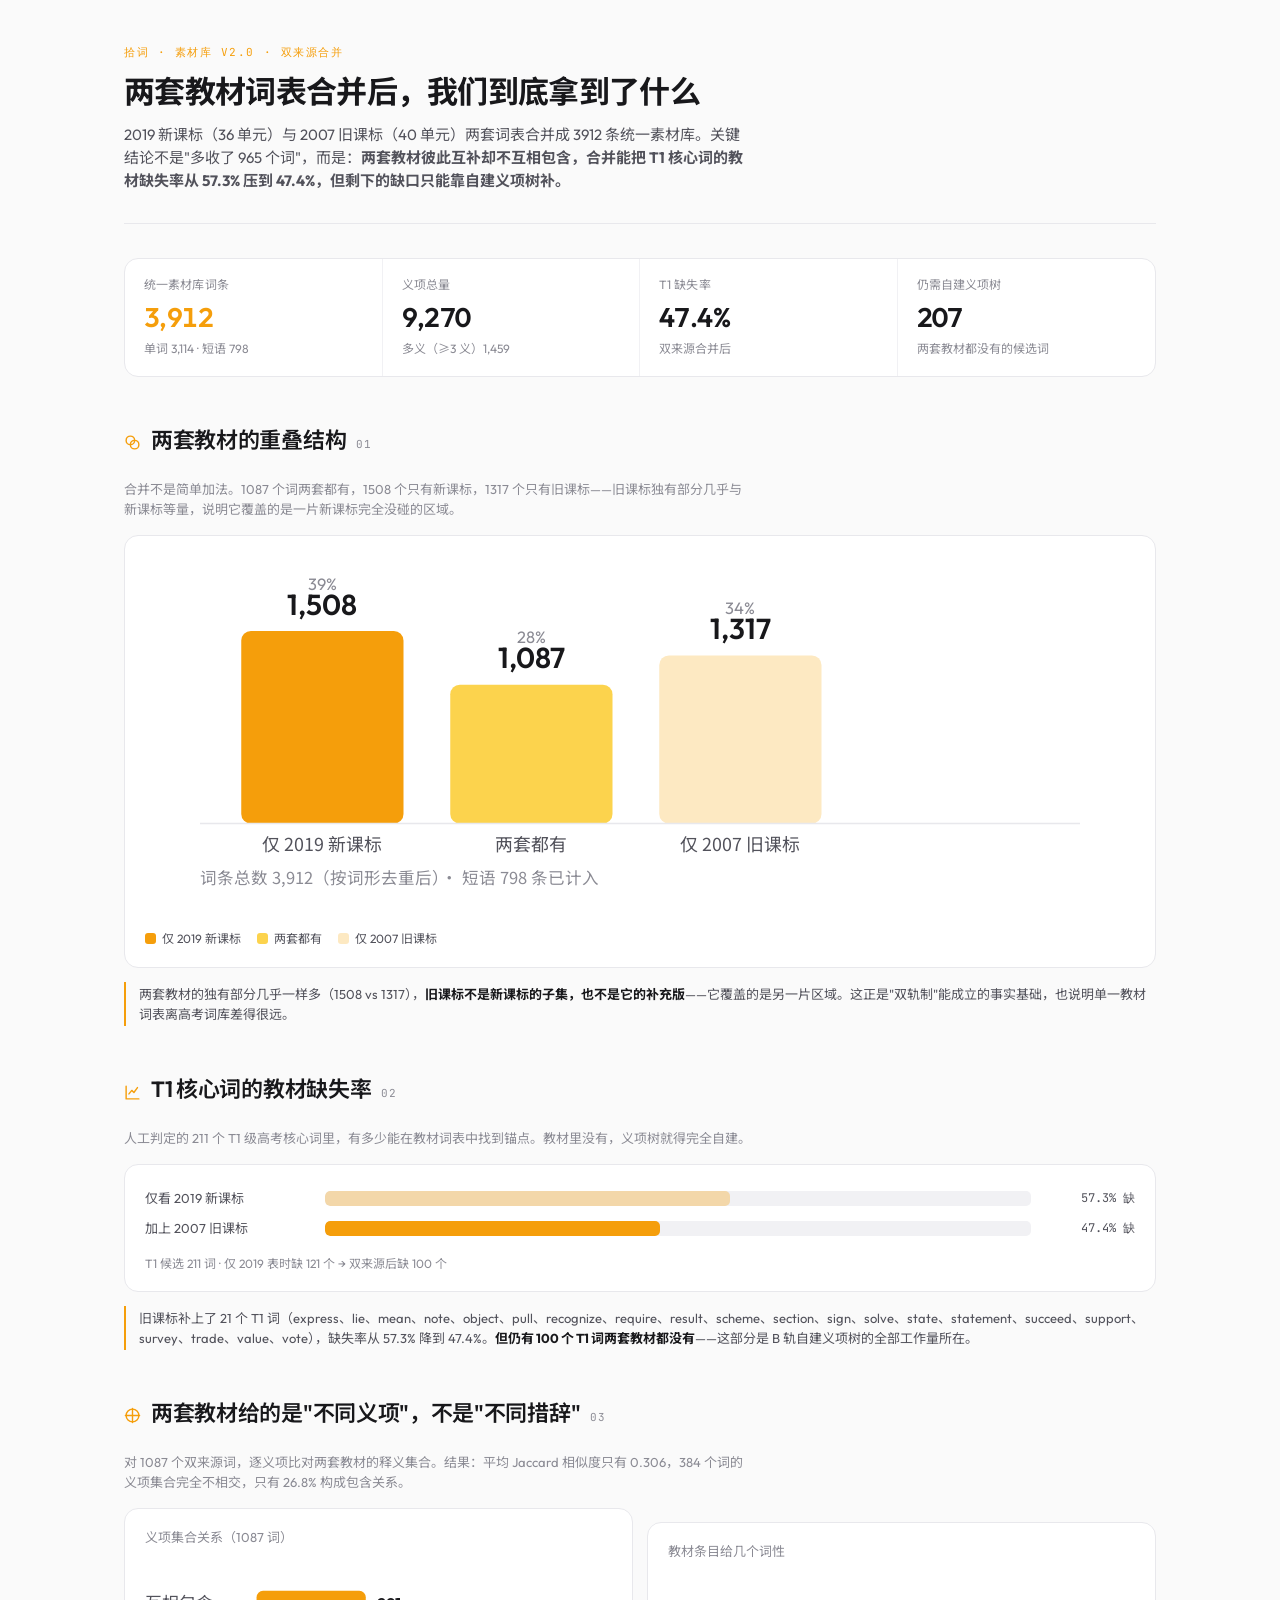
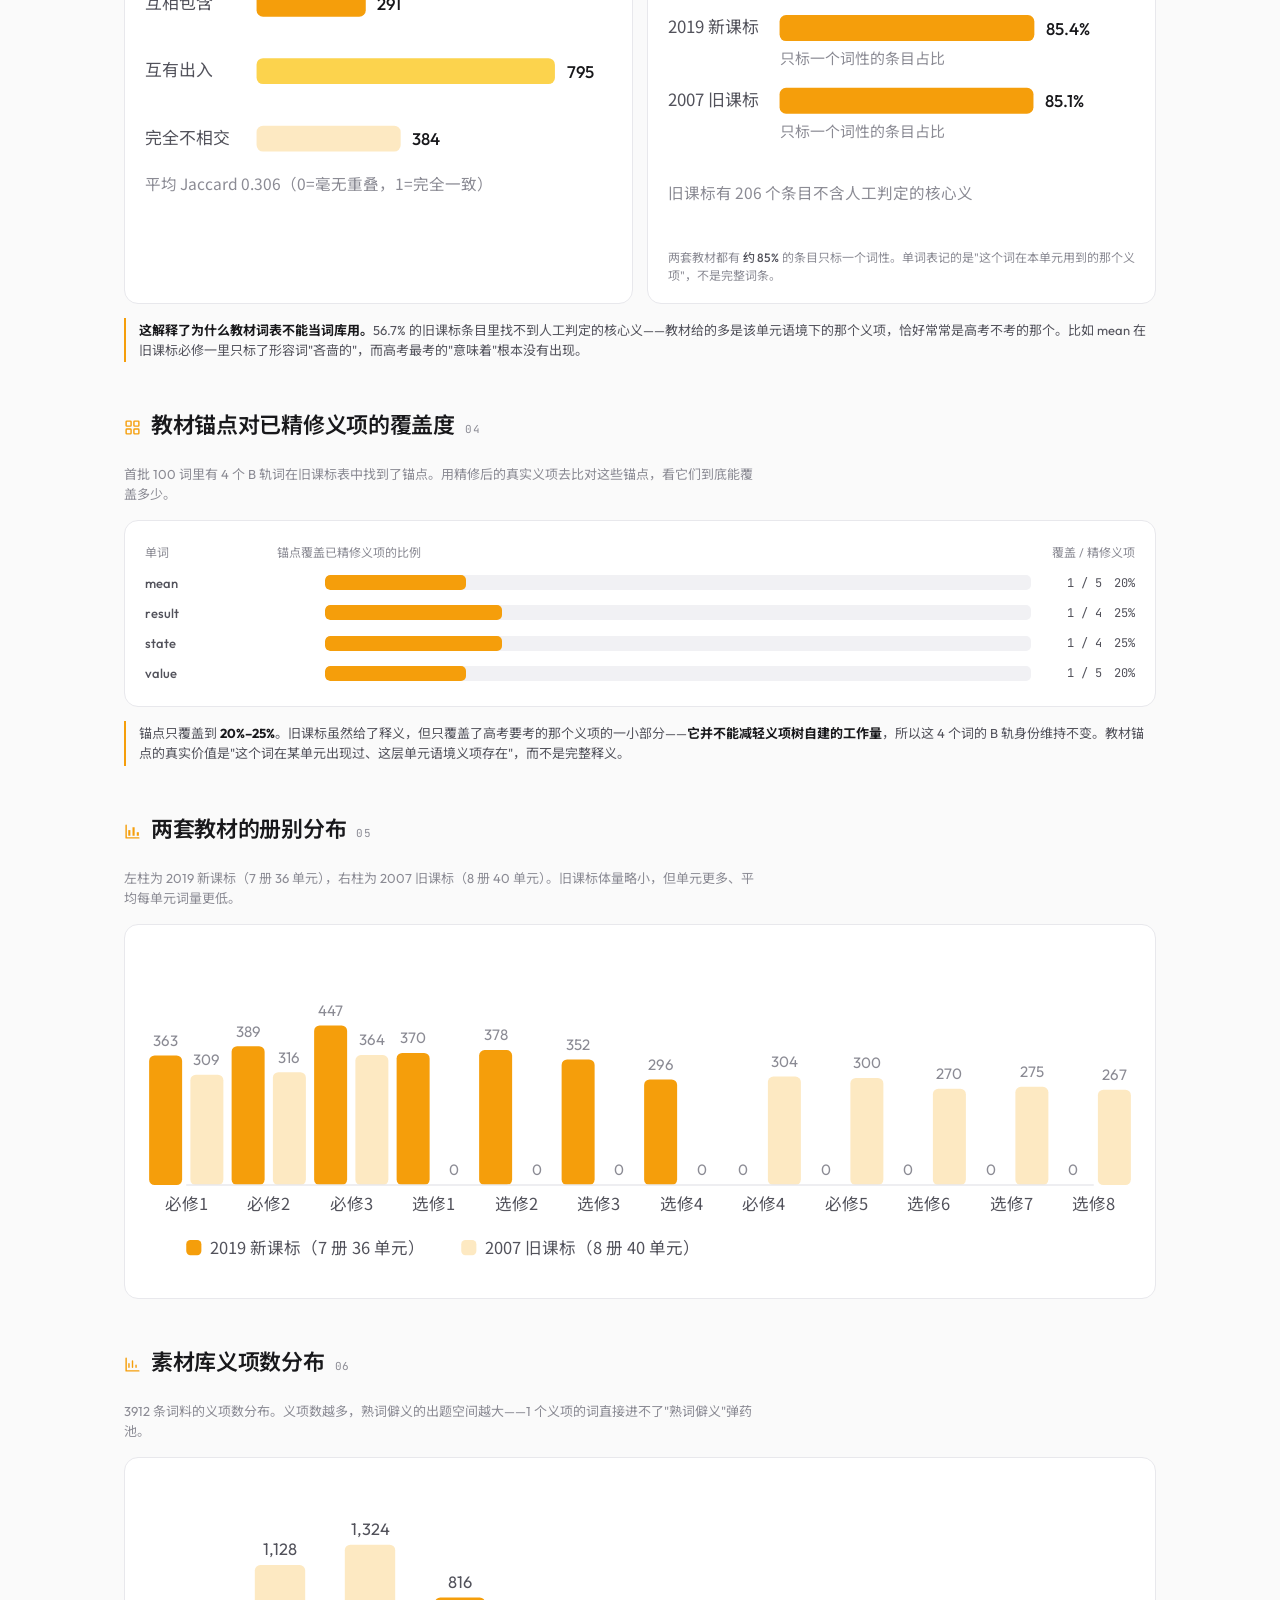
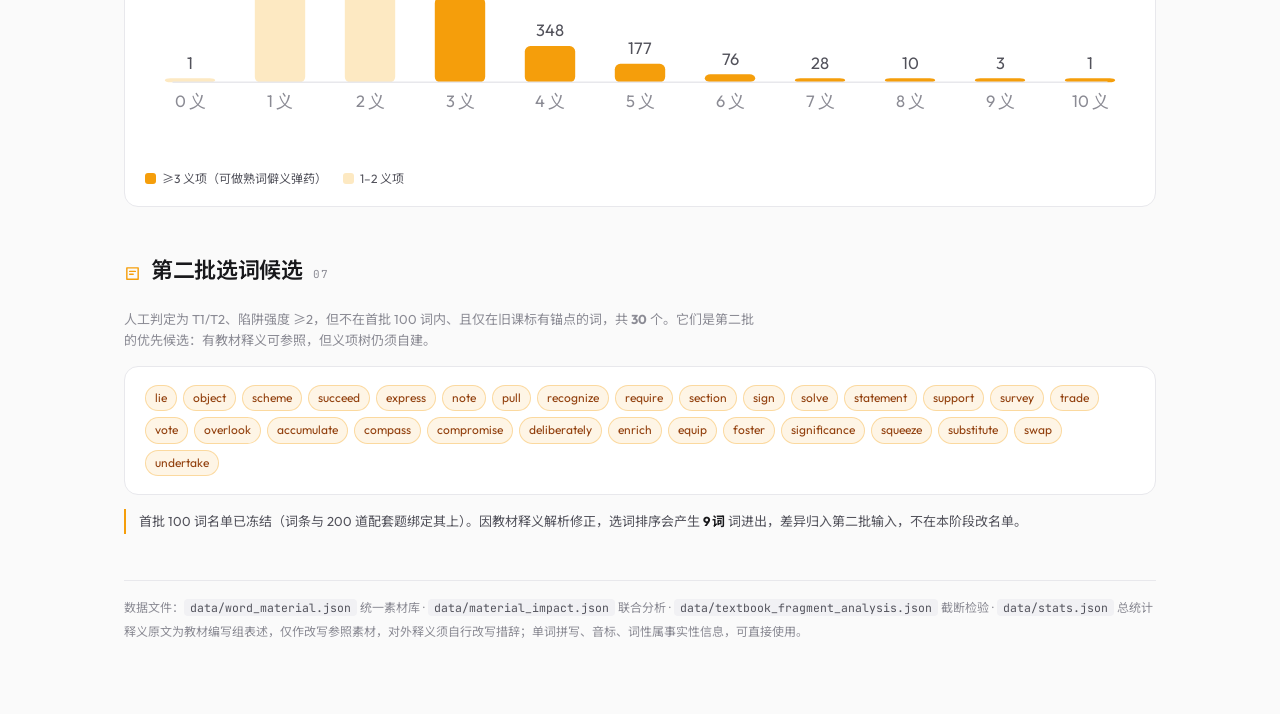
<file: docs/双来源素材库分析.html>
<!DOCTYPE html>
<html lang="zh-CN">
<head>
<meta charset="utf-8">
<meta name="viewport" content="width=device-width, initial-scale=1">
<title>拾词 · 双来源素材库分析</title>
<link rel="preconnect" href="https://fonts.googleapis.com">
<link rel="preconnect" href="https://fonts.gstatic.com" crossorigin>
<link href="https://fonts.googleapis.com/css2?family=Outfit:wght@400;500;600;700&family=Noto+Sans+SC:wght@400;500;700&family=JetBrains+Mono:wght@400;500&display=swap" rel="stylesheet">
<style>
:root{
  --bg:#fafafa;--card:#fff;--ink:#18181b;--ink2:#52525b;--ink3:#8b8b94;
  --line:#e8e8ec;--line2:#f1f1f4;--accent:#f59e0b;--accent-soft:rgba(245,158,11,.10);--accent-line:rgba(245,158,11,.32);
  --font:'Outfit','Noto Sans SC','PingFang SC','Hiragino Sans GB',sans-serif;
  --mono:'JetBrains Mono',ui-monospace,monospace;
}
*{box-sizing:border-box;margin:0;padding:0}
body{font-family:var(--font);background:var(--bg);color:var(--ink);font-size:14px;line-height:1.55;-webkit-font-smoothing:antialiased}
.wrap{max-width:1080px;margin:0 auto;padding:0 24px 72px}
header{padding:44px 0 30px;border-bottom:1px solid var(--line);margin-bottom:34px}
.eyebrow{font-family:var(--mono);font-size:11px;letter-spacing:.14em;color:var(--accent);text-transform:uppercase;margin-bottom:12px}
h1{font-size:31px;line-height:1.22;font-weight:700;letter-spacing:-.022em}
.lede{margin-top:12px;font-size:15px;color:var(--ink2);max-width:62ch}
h2{font-size:22px;font-weight:600;letter-spacing:-.014em;margin-bottom:6px}
.sec{margin-bottom:46px}
.sec-h{display:flex;align-items:baseline;gap:10px;margin-bottom:16px}
.sec-h svg{width:17px;height:17px;color:var(--accent);flex:none;align-self:center}
.sec-n{font-family:var(--mono);font-size:11px;color:var(--ink3);letter-spacing:.08em}
.sub{color:var(--ink3);font-size:13px;margin-bottom:16px;max-width:70ch}
.card{background:var(--card);border:1px solid var(--line);border-radius:14px;padding:18px 20px}
.card+.card{margin-top:14px}
.kpis{display:grid;grid-template-columns:repeat(4,1fr);background:var(--card);border:1px solid var(--line);border-radius:14px;overflow:hidden}
.kpi{padding:17px 19px;border-right:1px solid var(--line2)}
.kpi:last-child{border-right:0}
.kpi .l{font-size:12px;color:var(--ink3);letter-spacing:.01em}
.kpi b{display:block;font-size:27px;font-weight:600;letter-spacing:-.02em;margin:3px 0 1px;font-variant-numeric:tabular-nums}
.kpi .d{font-size:12px;color:var(--ink3)}
.kpi b.hi{color:var(--accent)}
.bench{display:grid;grid-template-columns:168px 1fr 92px;gap:12px;align-items:center;padding:5px 0}
.bench-label{font-size:13px;color:var(--ink2)}
.bench-track{height:15px;background:var(--line2);border-radius:5px;overflow:hidden}
.bench-fill{height:100%;background:var(--accent);border-radius:5px}
.bench-fill.dim{background:var(--accent-line)}
.bench-val{font-family:var(--mono);font-size:12px;color:var(--ink2);text-align:right;font-variant-numeric:tabular-nums}
.note{border-left:2px solid var(--accent);padding:2px 0 2px 13px;color:var(--ink2);font-size:13px;margin-top:14px}
.note b{color:var(--ink)}
.grid2{display:grid;grid-template-columns:1fr 1fr;gap:14px}
.tbl{width:100%;border-collapse:collapse;font-size:13px}
.tbl th{text-align:left;font-weight:500;color:var(--ink3);font-size:12px;padding:7px 10px;border-bottom:1px solid var(--line)}
.tbl td{padding:8px 10px;border-bottom:1px solid var(--line2)}
.tbl tr:last-child td{border-bottom:0}
.tbl .num{font-family:var(--mono);text-align:right;font-variant-numeric:tabular-nums}
.tbl .w{font-weight:500}
.chips{display:flex;flex-wrap:wrap;gap:6px}
.chip{font-size:12px;padding:3px 9px;border-radius:999px;background:var(--accent-soft);color:#92400e;border:1px solid var(--accent-line)}
.chip.q{background:var(--line2);color:var(--ink2);border-color:var(--line)}
.hint{font-size:12px;color:var(--ink3);margin-top:11px;line-height:1.5}
.hint b{color:var(--ink2);font-weight:500}
.legend{display:flex;gap:16px;flex-wrap:wrap;font-size:12px;color:var(--ink2);margin-top:12px}
.legend i{display:inline-block;width:11px;height:11px;border-radius:3px;margin-right:6px;vertical-align:-1px}
footer{border-top:1px solid var(--line);padding-top:18px;color:var(--ink3);font-size:12px}
footer code{font-family:var(--mono);font-size:11.5px;background:var(--line2);padding:1px 6px;border-radius:4px;color:var(--ink2)}
@media (max-width:900px){.kpis{grid-template-columns:1fr 1fr}.kpi:nth-child(2){border-right:0}.kpi:nth-child(1),.kpi:nth-child(2){border-bottom:1px solid var(--line2)}.grid2{grid-template-columns:1fr}}
@media (max-width:640px){.kpis{grid-template-columns:1fr}.kpi{border-right:0;border-bottom:1px solid var(--line2)}.kpi:last-child{border-bottom:0}.bench{grid-template-columns:110px 1fr 66px}.wrap{padding:0 16px 56px}h1{font-size:25px}}
</style>
</head>
<body>
<div class="wrap">

<header>
  <div class="eyebrow">拾词 · 素材库 v2.0 · 双来源合并</div>
  <h1>两套教材词表合并后，我们到底拿到了什么</h1>
  <p class="lede">2019 新课标（36 单元）与 2007 旧课标（40 单元）两套词表合并成 3912 条统一素材库。关键结论不是"多收了 965 个词"，而是：<b>两套教材彼此互补却不互相包含，合并能把 T1 核心词的教材缺失率从 57.3% 压到 47.4%，但剩下的缺口只能靠自建义项树补。</b></p>
</header>

<section class="sec">
  <div class="kpis">
    <div class="kpi"><div class="l">统一素材库词条</div><b class="hi" id="k-words">—</b><div class="d">单词 <span id="k-single">—</span> · 短语 <span id="k-phrase">—</span></div></div>
    <div class="kpi"><div class="l">义项总量</div><b id="k-senses">—</b><div class="d">多义（≥3 义）<span id="k-multi">—</span></div></div>
    <div class="kpi"><div class="l">T1 缺失率</div><b id="k-gap">—</b><div class="d">双来源合并后</div></div>
    <div class="kpi"><div class="l">仍需自建义项树</div><b id="k-self">—</b><div class="d">两套教材都没有的候选词</div></div>
  </div>
</section>

<section class="sec">
  <div class="sec-h"><svg viewBox="0 0 24 24" fill="none" stroke="currentColor" stroke-width="2" stroke-linecap="round" stroke-linejoin="round"><circle cx="9" cy="9" r="6"/><circle cx="15" cy="15" r="6"/></svg><h2>两套教材的重叠结构</h2><span class="sec-n">01</span></div>
  <p class="sub">合并不是简单加法。1087 个词两套都有，1508 个只有新课标，1317 个只有旧课标——旧课标独有部分几乎与新课标等量，说明它覆盖的是一片新课标完全没碰的区域。</p>
  <div class="card">
    <svg id="ch-venn" viewBox="0 0 720 260" role="img" aria-label="两套教材词条重叠结构"></svg>
    <div class="legend">
      <span><i style="background:#f59e0b"></i>仅 2019 新课标</span>
      <span><i style="background:#fcd34d"></i>两套都有</span>
      <span><i style="background:#fde9c2"></i>仅 2007 旧课标</span>
    </div>
  </div>
  <div class="note">两套教材的独有部分几乎一样多（1508 vs 1317），<b>旧课标不是新课标的子集，也不是它的补充版</b>——它覆盖的是另一片区域。这正是"双轨制"能成立的事实基础，也说明单一教材词表离高考词库差得很远。</div>
</section>

<section class="sec">
  <div class="sec-h"><svg viewBox="0 0 24 24" fill="none" stroke="currentColor" stroke-width="2" stroke-linecap="round" stroke-linejoin="round"><path d="M3 3v18h18"/><path d="M7 14l4-5 3 3 5-7"/></svg><h2>T1 核心词的教材缺失率</h2><span class="sec-n">02</span></div>
  <p class="sub">人工判定的 211 个 T1 级高考核心词里，有多少能在教材词表中找到锚点。教材里没有，义项树就得完全自建。</p>
  <div class="card">
    <div class="bench"><span class="bench-label">仅看 2019 新课标</span><div class="bench-track"><div class="bench-fill dim" id="g1"></div></div><span class="bench-val" id="g1v">—</span></div>
    <div class="bench"><span class="bench-label">加上 2007 旧课标</span><div class="bench-track"><div class="bench-fill" id="g2"></div></div><span class="bench-val" id="g2v">—</span></div>
    <div class="hint" id="g-note"></div>
  </div>
  <div class="note">旧课标补上了 21 个 T1 词（express、lie、mean、note、object、pull、recognize、require、result、scheme、section、sign、solve、state、statement、succeed、support、survey、trade、value、vote），缺失率从 57.3% 降到 47.4%。<b>但仍有 100 个 T1 词两套教材都没有</b>——这部分是 B 轨自建义项树的全部工作量所在。</div>
</section>

<section class="sec">
  <div class="sec-h"><svg viewBox="0 0 24 24" fill="none" stroke="currentColor" stroke-width="2" stroke-linecap="round" stroke-linejoin="round"><path d="M12 2v20M2 12h20"/><circle cx="12" cy="12" r="9"/></svg><h2>两套教材给的是"不同义项"，不是"不同措辞"</h2><span class="sec-n">03</span></div>
  <p class="sub">对 1087 个双来源词，逐义项比对两套教材的释义集合。结果：平均 Jaccard 相似度只有 0.306，384 个词的义项集合完全不相交，只有 26.8% 构成包含关系。</p>
  <div class="grid2">
    <div class="card">
      <div style="font-size:13px;color:var(--ink3);margin-bottom:10px">义项集合关系（1087 词）</div>
      <svg id="ch-set" viewBox="0 0 360 200" role="img" aria-label="义项集合关系分布"></svg>
    </div>
    <div class="card">
      <div style="font-size:13px;color:var(--ink3);margin-bottom:10px">教材条目给几个词性</div>
      <svg id="ch-pos" viewBox="0 0 360 200" role="img" aria-label="教材条目词性覆盖"></svg>
      <div class="hint">两套教材都有 <b>约 85%</b> 的条目只标一个词性。单词表记的是"这个词在本单元用到的那个义项"，不是完整词条。</div>
    </div>
  </div>
  <div class="note"><b>这解释了为什么教材词表不能当词库用。</b>56.7% 的旧课标条目里找不到人工判定的核心义——教材给的多是该单元语境下的那个义项，恰好常常是高考不考的那个。比如 mean 在旧课标必修一里只标了形容词"吝啬的"，而高考最考的"意味着"根本没有出现。</div>
</section>

<section class="sec">
  <div class="sec-h"><svg viewBox="0 0 24 24" fill="none" stroke="currentColor" stroke-width="2" stroke-linecap="round" stroke-linejoin="round"><rect x="3" y="3" width="7" height="7" rx="1"/><rect x="14" y="3" width="7" height="7" rx="1"/><rect x="3" y="14" width="7" height="7" rx="1"/><rect x="14" y="14" width="7" height="7" rx="1"/></svg><h2>教材锚点对已精修义项的覆盖度</h2><span class="sec-n">04</span></div>
  <p class="sub">首批 100 词里有 4 个 B 轨词在旧课标表中找到了锚点。用精修后的真实义项去比对这些锚点，看它们到底能覆盖多少。</p>
  <div class="card" id="anchor-card"></div>
  <div class="note">锚点只覆盖到 <b>20%–25%</b>。旧课标虽然给了释义，但只覆盖了高考要考的那个义项的一小部分——<b>它并不能减轻义项树自建的工作量</b>，所以这 4 个词的 B 轨身份维持不变。教材锚点的真实价值是"这个词在某单元出现过、这层单元语境义项存在"，而不是完整释义。</div>
</section>

<section class="sec">
  <div class="sec-h"><svg viewBox="0 0 24 24" fill="none" stroke="currentColor" stroke-width="2" stroke-linecap="round" stroke-linejoin="round"><path d="M3 3v18h18"/><rect x="6" y="10" width="3" height="8" fill="currentColor" stroke="none"/><rect x="12" y="6" width="3" height="12" fill="currentColor" stroke="none"/><rect x="18" y="13" width="3" height="5" fill="currentColor" stroke="none"/></svg><h2>两套教材的册别分布</h2><span class="sec-n">05</span></div>
  <p class="sub">左柱为 2019 新课标（7 册 36 单元），右柱为 2007 旧课标（8 册 40 单元）。旧课标体量略小，但单元更多、平均每单元词量更低。</p>
  <div class="card">
    <svg id="ch-book" viewBox="0 0 720 240" role="img" aria-label="各册词量分布"></svg>
  </div>
</section>

<section class="sec">
  <div class="sec-h"><svg viewBox="0 0 24 24" fill="none" stroke="currentColor" stroke-width="2" stroke-linecap="round" stroke-linejoin="round"><path d="M3 3v18h18"/><path d="M7 16v-5M12 16V7M17 16v-3"/></svg><h2>素材库义项数分布</h2><span class="sec-n">06</span></div>
  <p class="sub">3912 条词料的义项数分布。义项数越多，熟词僻义的出题空间越大——1 个义项的词直接进不了"熟词僻义"弹药池。</p>
  <div class="card">
    <svg id="ch-dist" viewBox="0 0 720 200" role="img" aria-label="义项数分布"></svg>
    <div class="legend">
      <span><i style="background:#f59e0b"></i>≥3 义项（可做熟词僻义弹药）</span>
      <span><i style="background:#fde9c2"></i>1–2 义项</span>
    </div>
  </div>
</section>

<section class="sec">
  <div class="sec-h"><svg viewBox="0 0 24 24" fill="none" stroke="currentColor" stroke-width="2" stroke-linecap="round" stroke-linejoin="round"><path d="M4 4h16v16H4z"/><path d="M8 9h8M8 13h5"/></svg><h2>第二批选词候选</h2><span class="sec-n">07</span></div>
  <p class="sub">人工判定为 T1/T2、陷阱强度 ≥2，但不在首批 100 词内、且仅在旧课标有锚点的词，共 <b id="b2n">—</b> 个。它们是第二批的优先候选：有教材释义可参照，但义项树仍须自建。</p>
  <div class="card"><div class="chips" id="b2chips"></div></div>
  <div class="note">首批 100 词名单已冻结（词条与 200 道配套题绑定其上）。因教材释义解析修正，选词排序会产生 <b id="driftn">—</b> 词进出，差异归入第二批输入，不在本阶段改名单。</div>
</section>

<footer>
  <p>数据文件：<code>data/word_material.json</code> 统一素材库 · <code>data/material_impact.json</code> 联合分析 · <code>data/textbook_fragment_analysis.json</code> 截断检验 · <code>data/stats.json</code> 总统计</p>
  <p style="margin-top:6px">释义原文为教材编写组表述，仅作改写参照素材，对外释义须自行改写措辞；单词拼写、音标、词性属事实性信息，可直接使用。</p>
</footer>

</div>
<script>
const D = {"stats": {"material_word_count": 3912, "source_tb2019_entries": 2595, "source_tb2007_entries": 2405, "in_both_sources": 1087, "only_tb2019": 1508, "only_tb2007": 1317, "new_from_tb2007": 1317, "phrase_count": 798, "single_word_count": 3114, "total_senses": 9270, "multi_sense_ge3": 1459, "multi_sense_ge4": 643, "no_ipa": 819, "ipa_both_source_words": 1087, "ipa_gap_in_both_sources": 176, "ipa_filled_by_other_source": 176, "ipa_filled_from_2019": 176, "ipa_filled_from_2007": 0, "culture_marked": 355, "sense_count_dist": {"0": 1, "1": 1128, "2": 1324, "3": 816, "4": 348, "5": 177, "6": 76, "7": 28, "8": 10, "9": 3, "10": 1}, "sense_count_dist_tb2019_only": {"1": 501, "2": 618, "3": 335, "4": 54}, "sense_count_dist_tb2007_only": {"0": 1, "1": 579, "2": 512, "3": 176, "4": 36, "5": 11, "6": 2}, "by_book_2019": {"必修1": 363, "必修2": 389, "必修3": 447, "选修1": 370, "选修2": 378, "选修3": 352, "选修4": 296}, "by_book_2007": {"必修1": 309, "必修2": 316, "必修3": 364, "必修4": 304, "必修5": 300, "选修6": 270, "选修7": 275, "选修8": 267}, "unit_count_total": 76}, "coverage": {"total_candidates": 570, "in_tb2019": 156, "in_tb2007": 34, "in_both": 173, "in_neither": 207, "by_tier": {"T1": {"candidates": 211, "in_tb2019": 32, "in_tb2007": 21, "in_both": 58, "in_neither": 100, "covered_total": 111, "coverage_rate": 52.6}, "T2": {"candidates": 359, "in_tb2019": 124, "in_tb2007": 13, "in_both": 115, "in_neither": 107, "covered_total": 252, "coverage_rate": 70.2}}}, "t1gap": {"t1_candidates": 211, "before_tb2019_only": 90, "after_both_sources": 111, "newly_anchored_by_tb2007": 21, "newly_anchored_words": ["express", "lie", "mean", "note", "object", "pull", "recognize", "require", "result", "scheme", "section", "sign", "solve", "state", "statement", "succeed", "support", "survey", "trade", "value", "vote"], "still_missing": 100, "still_missing_words": ["address", "bear", "care", "cause", "count", "cover", "develop", "draw", "drive", "drop", "environment", "fail", "fair", "follow", "grow", "hold", "interest", "introduce", "judgment", "keep", "key", "lead", "leave", "light", "live", "look", "make", "match", "meet", "method", "mind", "miss", "nature", "need", "offer", "open", "order", "own", "pass", "pay", "pick", "plant", "point", "practice", "present", "push", "put", "raise", "reach", "read", "realize", "receive", "record", "refuse", "remain", "report", "rest", "return", "right", "rise", "role", "rule", "run", "search", "sense", "serve", "service", "set", "shape", "share", "show", "sound", "spare", "spend", "spirit", "stand", "standard", "stay", "stick", "subject", "suggest", "take", "taste", "term", "test", "touch", "treat", "trust", "try", "turn", "unit", "use", "visit", "voice", "wait", "waste", "watch", "wear", "welcome", "work"], "missing_rate_before": 57.3, "missing_rate_after": 47.4}, "strongTrap": {"candidates": 102, "in_tb2019": 26, "in_tb2007": 9, "in_both": 37, "in_neither": 30, "coverage_rate": 70.6, "missing_count": 30}, "fragment": {"_meta": {"generated_by": "tools/analyze_textbook_fragment.py", "hypothesis": "教材词表记录的是「该单元用到的义项」，而非完整词条"}, "a_sense_count": {"both_source_words": 1087, "tb2019_mean_senses": 2.26, "tb2007_mean_senses": 2.33, "tb2007_fewer_than_2019": 299, "tb2007_more_than_2019": 293, "equal": 495, "tb2007_fewer_ratio": 27.5}, "b_set_relation": {"compared": 1086, "tb2007_subset_of_2019": 226, "tb2019_subset_of_2007": 65, "neither_contains_other": 795, "completely_disjoint": 384, "subset_ratio": 26.8, "mean_jaccard": 0.306}, "c_core_sense_coverage": {"words_with_core_defined": 363, "tb2019_contains_core": 257, "tb2019_misses_core": 106, "tb2007_contains_core": 157, "tb2007_misses_core": 206, "tb2007_miss_rate": 56.7, "tb2007_miss_examples": ["state", "object", "figure", "effect", "supply", "minor", "particular", "account", "content", "flat", "firm", "current", "false", "option", "input", "access", "appeal", "capacity", "challenge", "characteristic", "concern", "conduct", "conflict", "contrast", "crisis", "critical", "decline", "demand", "display", "estimate"]}, "d_pos_coverage": {"tb2019_pos_count_dist": {"0": 195, "1": 733, "2": 159}, "tb2007_pos_count_dist": {"0": 79, "1": 846, "2": 161, "3": 1}, "tb2007_single_pos_ratio": 85.1, "tb2019_single_pos_ratio": 85.4}, "e_legacy_occurrences": {"legacy_entries": 2405, "distinct_headwords": 2404, "entries_in_multi_unit_words": 2, "note": "同一词在旧课标不同单元各记一条，条数 > 唯一词形数即为多单元复现"}}, "byBook": {"必修1": {"tb2019": 363, "tb2007": 309}, "必修2": {"tb2019": 389, "tb2007": 316}, "必修3": {"tb2019": 447, "tb2007": 364}, "选修1": {"tb2019": 370, "tb2007": 0}, "选修2": {"tb2019": 378, "tb2007": 0}, "选修3": {"tb2019": 352, "tb2007": 0}, "选修4": {"tb2019": 296, "tb2007": 0}, "必修4": {"tb2019": 0, "tb2007": 304}, "必修5": {"tb2019": 0, "tb2007": 300}, "选修6": {"tb2019": 0, "tb2007": 270}, "选修7": {"tb2019": 0, "tb2007": 275}, "选修8": {"tb2019": 0, "tb2007": 267}}, "senseDist": {"0": 1, "1": 1128, "2": 1324, "3": 816, "4": 348, "5": 177, "6": 76, "7": 28, "8": 10, "9": 3, "10": 1}, "anchor": [{"headword": "mean", "curated": 5, "raw": 3, "covered": 1, "ratio": 0.2}, {"headword": "result", "curated": 4, "raw": 1, "covered": 1, "ratio": 0.25}, {"headword": "state", "curated": 4, "raw": 2, "covered": 1, "ratio": 0.25}, {"headword": "value", "curated": 5, "raw": 2, "covered": 1, "ratio": 0.2}], "batch2": {"note": "人工判定为 T1/T2 且 trap_strength≥2、但不在首批 100 词内、且仅在旧课标表有锚点的词。它们是第二批的优先候选：教材有释义底稿可参照，但仍需自建六维义项树。", "count": 30, "words": [{"headword": "lie", "tier": "T1", "trap_strength": 3, "trap": "lie in（在于）；lie on（位于）；动词义：撒谎", "core": "躺；位于", "note": "三个义项完全不同", "sense_count_2007": 3, "unit_title_2007": "旧课标 必修3 Unit 2"}, {"headword": "object", "tier": "T1", "trap_strength": 3, "trap": "动词义：反对（object to）；名词义：目标、目的", "core": "物体；宾语", "note": "object to doing 结构在议论文出现", "sense_count_2007": 2, "unit_title_2007": "旧课标 选修8 Unit 2"}, {"headword": "scheme", "tier": "T1", "trap_strength": 3, "trap": "名词义：方案、计划（色彩/图案义非高考重点）", "core": "计划", "note": "a pension scheme 是社会类文章核心", "sense_count_2007": 2, "unit_title_2007": "旧课标 必修5 Unit 5"}, {"headword": "succeed", "tier": "T1", "trap_strength": 3, "trap": "succeed in doing（成功做到）—— 介词 in 不可省", "core": "成功；接替", "note": "接替义 succeed sb 是 E2 考点", "sense_count_2007": 3, "unit_title_2007": "旧课标 必修2 Unit 4"}, {"headword": "express", "tier": "T1", "trap_strength": 2, "trap": "express concern（表达）", "core": "表达", "note": "搭配是应用文高频", "sense_count_2007": 4, "unit_title_2007": "旧课标 必修1 Unit 4"}, {"headword": "note", "tier": "T1", "trap_strength": 2, "trap": "动词义：注意到（note that）；名词义：票据、音调", "core": "笔记；注意", "note": "take note of / it is worth noting", "sense_count_2007": 3, "unit_title_2007": "旧课标 必修5 Unit 4"}, {"headword": "pull", "tier": "T1", "trap_strength": 2, "trap": "pull together（齐心协力）；pull out（撤出）", "core": "拉", "note": "团队类文章高频", "sense_count_2007": 3, "unit_title_2007": "旧课标 必修3 Unit 4"}, {"headword": "recognize", "tier": "T1", "trap_strength": 2, "trap": "动词义：承认（recognize that）；认出", "core": "认出", "note": "承认义在议论文出现", "sense_count_2007": 3, "unit_title_2007": "旧课标 必修1 Unit 2"}, {"headword": "require", "tier": "T1", "trap_strength": 2, "trap": "require sb to do（不用 to be done）", "core": "需要；要求", "note": "主动被动语态转换是高频错点", "sense_count_2007": 3, "unit_title_2007": "旧课标 必修5 Unit 3"}, {"headword": "section", "tier": "T1", "trap_strength": 2, "trap": "名词义：部分、部门、区域（section of the population）", "core": "章节", "note": "搭配是应用文高频", "sense_count_2007": 2, "unit_title_2007": "旧课标 必修5 Unit 4"}, {"headword": "sign", "tier": "T1", "trap_strength": 2, "trap": "动词义：签署、示意；名词义：标志、迹象", "core": "符号", "note": "sign a contract 是应用文高频", "sense_count_2007": 3, "unit_title_2007": "旧课标 必修3 Unit 2"}, {"headword": "solve", "tier": "T1", "trap_strength": 2, "trap": "solve a problem（解决）", "core": "解决", "note": "与 settle 构成辨析组", "sense_count_2007": 2, "unit_title_2007": "旧课标 必修2 Unit 3"}, {"headword": "statement", "tier": "T1", "trap_strength": 2, "trap": "名词义：声明、陈述；账单", "core": "陈述", "note": "make a statement 是完形高频", "sense_count_2007": 2, "unit_title_2007": "旧课标 必修4 Unit 4"}, {"headword": "support", "tier": "T1", "trap_strength": 2, "trap": "名词义：支撑、支撑物；support for（对…的支持）", "core": "支持", "note": "搭配是社会类文章高频", "sense_count_2007": 2, "unit_title_2007": "旧课标 必修4 Unit 1"}, {"headword": "survey", "tier": "T1", "trap_strength": 2, "trap": "conduct/carry out a survey（开展调查）", "core": "调查", "note": "动词与 conduct 构成搭配组", "sense_count_2007": 2, "unit_title_2007": "旧课标 必修1 Unit 1"}, {"headword": "trade", "tier": "T1", "trap_strength": 2, "trap": "名词义：行业（the trade）；动词义：做交易（trade in）", "core": "贸易", "note": "trade off 是经济类文章高频", "sense_count_2007": 3, "unit_title_2007": "旧课标 必修5 Unit 4"}, {"headword": "vote", "tier": "T1", "trap_strength": 2, "trap": "vote for/against（投票赞成/反对）", "core": "投票", "note": "搭配是时政类文章高频", "sense_count_2007": 5, "unit_title_2007": "旧课标 必修1 Unit 5"}, {"headword": "overlook", "tier": "T2", "trap_strength": 3, "trap": "动词义：忽视、没看到", "core": "俯瞰", "note": "义项跨度大是 E1 富矿", "sense_count_2007": 4, "unit_title_2007": "旧课标 选修8 Unit 4"}, {"headword": "accumulate", "tier": "T2", "trap_strength": 2, "trap": "accumulate wealth/evidence（积累）", "core": "积累", "note": "经济与科研类文章高频", "sense_count_2007": 2, "unit_title_2007": "旧课标 选修8 Unit 2"}, {"headword": "compass", "tier": "T2", "trap_strength": 2, "trap": "名词义：范围、界限（beyond the compass）", "core": "指南针", "note": "比喻义较少考", "sense_count_2007": 3, "unit_title_2007": "旧课标 选修6 Unit 2"}, {"headword": "compromise", "tier": "T2", "trap_strength": 2, "trap": "compromise with（妥协）", "core": "妥协", "note": "搭配在社会类文章出现", "sense_count_2007": 2, "unit_title_2007": "旧课标 选修8 Unit 4"}, {"headword": "deliberately", "tier": "T2", "trap_strength": 2, "trap": "副词义：故意地", "core": "故意地", "note": "情感色彩是 E8 考点", "sense_count_2007": 1, "unit_title_2007": "旧课标 必修5 Unit 4"}, {"headword": "enrich", "tier": "T2", "trap_strength": 2, "trap": "enrich one's life（丰富）", "core": "使富裕", "note": "搭配在文化类文章出现", "sense_count_2007": 3, "unit_title_2007": "旧课标 必修1 Unit 2"}, {"headword": "equip", "tier": "T2", "trap_strength": 2, "trap": "equip sb with（使具备）", "core": "装备", "note": "搭配是语法填空高频", "sense_count_2007": 2, "unit_title_2007": "旧课标 必修4 Unit 2"}, {"headword": "foster", "tier": "T2", "trap_strength": 2, "trap": "foster cooperation（培养/促进）", "core": "养育", "note": "搭配是作文高频", "sense_count_2007": 1, "unit_title_2007": "旧课标 选修6 Unit 4"}, {"headword": "significance", "tier": "T2", "trap_strength": 2, "trap": "of great significance（意义重大的）", "core": "重要性", "note": "作文高分表达", "sense_count_2007": 4, "unit_title_2007": "旧课标 选修8 Unit 5"}, {"headword": "squeeze", "tier": "T2", "trap_strength": 2, "trap": "squeeze into（挤进）；cost-of-living squeeze", "core": "挤", "note": "搭配是社会类文章高频", "sense_count_2007": 3, "unit_title_2007": "旧课标 必修5 Unit 5"}, {"headword": "substitute", "tier": "T2", "trap_strength": 2, "trap": "substitute for（代替）", "core": "替代", "note": "搭配是语法填空高频", "sense_count_2007": 3, "unit_title_2007": "旧课标 选修7 Unit 5"}, {"headword": "swap", "tier": "T2", "trap_strength": 2, "trap": "swap A for B（交换）", "core": "交换", "note": "搭配在口语类文章出现", "sense_count_2007": 1, "unit_title_2007": "旧课标 必修1 Unit 1"}, {"headword": "undertake", "tier": "T2", "trap_strength": 2, "trap": "undertake a task（承担）", "core": "承诺", "note": "搭配是语法填空高频", "sense_count_2007": 3, "unit_title_2007": "旧课标 选修8 Unit 2"}]}, "drift": {"frozen_count": 100, "current_count": 100, "dropped": ["apart", "captain", "characteristic", "convey", "facilitate", "former", "gap", "nation", "range"], "added": ["decline", "discipline", "estimate", "feature", "forward", "master", "refer", "stress", "survive"], "order_changed": true, "note": "首批 100 词名单已冻结（词条 + 配套题绑定其上）。教材释义解析器修正会改变教材 sense_count，从而让排序变化 9 个词。本阶段不改名单：该差异归入第二批选词输入，如要改须重做对应词条与配套题。"}, "sourceDist": {"both": 45, "tb2019": 33, "none": 18, "tb2007": 4}, "single2019": {"total_words": 2595, "total_units": 36, "phrase_count": 445, "single_word_count": 2150, "multi_sense_ge3": 797, "multi_sense_ge4": 109, "no_ipa": 75, "total_senses": 5416, "candidate_trap_words": 797, "candidate_phrase_words": 445, "gk_gap_estimate": 905}, "single2007": {"row_count": 2498, "total_words": 2405, "total_units": 40, "single_word_count": 1987, "phrase_count": 418, "multi_sense_ge3": 612, "multi_sense_ge4": 175, "total_senses": 4876, "no_ipa": 925, "culture_marked": 355}};
const ACCENT = '#f59e0b';
const S = {solid:ACCENT, mid:'#fcd34d', soft:'#fde9c2', line:'#e8e8ec', ink:'#18181b', ink3:'#8b8b94', ink2:'#52525b'};
const fmt = n => n.toLocaleString('zh-CN');
const $ = id => document.getElementById(id);

/* ── KPI ── */
$('k-words').textContent = fmt(D.stats.material_word_count);
$('k-single').textContent = fmt(D.stats.single_word_count);
$('k-phrase').textContent = fmt(D.stats.phrase_count);
$('k-senses').textContent = fmt(D.stats.total_senses);
$('k-multi').textContent = fmt(D.stats.multi_sense_ge3);
$('k-gap').textContent = D.t1gap.missing_rate_after + '%';
$('k-self').textContent = D.coverage.in_neither;

/* ── 01 重叠结构 ── */
(function(){
  const W=720,H=260, svg=$('ch-venn');
  const d=D.stats;
  const a=d.only_tb2019, b=d.in_both_sources, c=d.only_tb2007;
  const total=a+b+c;
  const maxV=Math.max(a,b,c);
  const barW=118, gap=34, x0=70, baseY=196, maxH=140;
  const items=[
    {k:'仅 2019 新课标',v:a,fill:S.solid},
    {k:'两套都有',v:b,fill:S.mid},
    {k:'仅 2007 旧课标',v:c,fill:S.soft}
  ];
  let s='';
  items.forEach((it,i)=>{
    const x=x0+i*(barW+gap);
    const h=Math.max(6, it.v/maxV*maxH);
    s+=`<rect x="${x}" y="${baseY-h}" width="${barW}" height="${h}" rx="7" fill="${it.fill}"/>`;
    s+=`<text x="${x+barW/2}" y="${baseY-h-12}" text-anchor="middle" font-family="Outfit,sans-serif" font-size="21" font-weight="600" fill="${S.ink}">${fmt(it.v)}</text>`;
    s+=`<text x="${x+barW/2}" y="${baseY-h-30}" text-anchor="middle" font-family="Outfit,sans-serif" font-size="12" fill="${S.ink3}">${it.v/total*100>.1?Math.round(it.v/total*100)+'%':''}</text>`;
    s+=`<text x="${x+barW/2}" y="${baseY+20}" text-anchor="middle" font-family="Noto Sans SC,sans-serif" font-size="13" fill="${S.ink2}">${it.k}</text>`;
  });
  s+=`<line x1="40" y1="${baseY}" x2="680" y2="${baseY}" stroke="${S.line}" stroke-width="1"/>`;
  s+=`<text x="40" y="${baseY+44}" font-family="Noto Sans SC,sans-serif" font-size="12" fill="${S.ink3}">词条总数 ${fmt(total)}（按词形去重后）· 短语 ${fmt(d.phrase_count)} 条已计入</text>`;
  svg.innerHTML=s;
})();

/* ── 02 T1 缺口 ── */
(function(){
  const before=D.t1gap.missing_rate_before, after=D.t1gap.missing_rate_after;
  $('g1').style.width=before+'%'; $('g1v').textContent=before+'% 缺';
  $('g2').style.width=after+'%';  $('g2v').textContent=after+'% 缺';
  $('g-note').innerHTML=`T1 候选 ${D.t1gap.t1_candidates} 词 · 仅 2019 表时缺 ${D.t1gap.t1_candidates-D.t1gap.before_tb2019_only} 个 → 双来源后缺 ${D.t1gap.still_missing} 个`;
})();

/* ── 03 集合关系 ── */
(function(){
  const b=D.fragment.b_set_relation, svg=$('ch-set');
  const rows=[
    {l:'互相包含',v:b.tb2007_subset_of_2019+b.tb2019_subset_of_2007,fill:S.solid},
    {l:'互有出入',v:b.neither_contains_other,fill:S.mid},
    {l:'完全不相交',v:b.completely_disjoint,fill:S.soft}
  ];
  const maxV=Math.max(...rows.map(r=>r.v));
  let s='';
  rows.forEach((r,i)=>{
    const y=26+i*52;
    const w=Math.max(4, r.v/maxV*230);
    s+=`<text x="0" y="${y+14}" font-family="Noto Sans SC,sans-serif" font-size="13" fill="${S.ink2}">${r.l}</text>`;
    s+=`<rect x="86" y="${y}" width="${w}" height="20" rx="5" fill="${r.fill}"/>`;
    s+=`<text x="${86+w+9}" y="${y+15}" font-family="Outfit,sans-serif" font-size="13" font-weight="500" fill="${S.ink}">${r.v}</text>`;
  });
  s+=`<text x="0" y="180" font-family="Noto Sans SC,sans-serif" font-size="12" fill="${S.ink3}">平均 Jaccard ${D.fragment.b_set_relation.mean_jaccard}（0=毫无重叠，1=完全一致）</text>`;
  svg.innerHTML=s;

  const p=D.fragment.d_pos_coverage, svg2=$('ch-pos');
  const rows2=[
    {l:'2019 新课标',v:p.tb2019_single_pos_ratio},
    {l:'2007 旧课标',v:p.tb2007_single_pos_ratio}
  ];
  let s2='';
  rows2.forEach((r,i)=>{
    const y=34+i*56;
    s2+=`<text x="0" y="${y+14}" font-family="Noto Sans SC,sans-serif" font-size="13" fill="${S.ink2}">${r.l}</text>`;
    s2+=`<rect x="86" y="${y}" width="${r.v/100*230}" height="20" rx="5" fill="${S.solid}"/>`;
    s2+=`<text x="${86+r.v/100*230+9}" y="${y+15}" font-family="Outfit,sans-serif" font-size="13" font-weight="500" fill="${S.ink}">${r.v}%</text>`;
    s2+=`<text x="86" y="${y+38}" font-family="Noto Sans SC,sans-serif" font-size="11.5" fill="${S.ink3}">只标一个词性的条目占比</text>`;
  });
  s2+=`<text x="0" y="176" font-family="Noto Sans SC,sans-serif" font-size="12" fill="${S.ink3}">旧课标有 ${D.fragment.c_core_sense_coverage.tb2007_misses_core} 个条目不含人工判定的核心义</text>`;
  svg2.innerHTML=s2;
})();

/* ── 04 锚点覆盖度 ── */
(function(){
  const a=D.anchor;
  let h='<div class="bench" style="grid-template-columns:120px 1fr 210px"><span class="bench-label" style="color:var(--ink3);font-size:12px">单词</span><span style="color:var(--ink3);font-size:12px">锚点覆盖已精修义项的比例</span><span style="color:var(--ink3);font-size:12px;text-align:right">覆盖 / 精修义项</span></div>';
  a.forEach(x=>{
    h+=`<div class="bench"><span class="bench-label"><b style="font-weight:500">${x.headword}</b></span><div class="bench-track"><div class="bench-fill" style="width:${Math.max(3,x.ratio*100)}%"></div></div><span class="bench-val">${x.covered} / ${x.curated}　${Math.round(x.ratio*100)}%</span></div>`;
  });
  $('anchor-card').innerHTML=h;
})();

/* ── 05 册别分布 ── */
(function(){
  const rows=Object.entries(D.byBook);
  const svg=$('ch-book');
  const maxV=Math.max(...rows.map(r=>Math.max(r[1].tb2019,r[1].tb2007)));
  const W=720,baseY=176,maxH=116,slot=720/rows.length;
  let s='';
  rows.forEach((r,i)=>{
    const cx=slot*i+slot/2;
    const h1=r[1].tb2019/maxV*maxH, h2=r[1].tb2007/maxV*maxH;
    s+=`<rect x="${cx-27}" y="${baseY-h1}" width="24" height="${h1}" rx="4" fill="${S.solid}"/>`;
    s+=`<rect x="${cx+3}" y="${baseY-h2}" width="24" height="${h2}" rx="4" fill="${S.soft}"/>`;
    s+=`<text x="${cx}" y="${baseY+18}" text-anchor="middle" font-family="Noto Sans SC,sans-serif" font-size="12" fill="${S.ink2}">${r[0]}</text>`;
    s+=`<text x="${cx-15}" y="${baseY-h1-7}" text-anchor="middle" font-family="Outfit,sans-serif" font-size="11" fill="${S.ink3}">${r[1].tb2019}</text>`;
    s+=`<text x="${cx+15}" y="${baseY-h2-7}" text-anchor="middle" font-family="Outfit,sans-serif" font-size="11" fill="${S.ink3}">${r[1].tb2007}</text>`;
  });
  s+=`<line x1="30" y1="${baseY}" x2="690" y2="${baseY}" stroke="${S.line}" stroke-width="1"/>`;
  s+=`<g transform="translate(30,${baseY+40})"><rect width="11" height="11" rx="3" fill="${S.solid}"/><text x="17" y="10" font-family="Noto Sans SC,sans-serif" font-size="12" fill="${S.ink2}">2019 新课标（7 册 36 单元）</text><rect x="200" width="11" height="11" rx="3" fill="${S.soft}"/><text x="217" y="10" font-family="Noto Sans SC,sans-serif" font-size="12" fill="${S.ink2}">2007 旧课标（8 册 40 单元）</text></g>`;
  svg.innerHTML=s;
})();

/* ── 06 义项分布 ── */
(function(){
  const d=D.senseDist, svg=$('ch-dist');
  const keys=Object.keys(d).map(Number).sort((a,b)=>a-b);
  const maxV=Math.max(...keys.map(k=>d[k]));
  const W=720,baseY=150,maxH=100,slot=720/keys.length;
  let s='';
  keys.forEach((k,i)=>{
    const cx=slot*i+slot/2;
    const h=Math.max(3,d[k]/maxV*maxH);
    const fill=k>=3?S.solid:S.soft;
    s+=`<rect x="${cx-slot*0.28}" y="${baseY-h}" width="${slot*0.56}" height="${h}" rx="4" fill="${fill}"/>`;
    s+=`<text x="${cx}" y="${baseY-h-7}" text-anchor="middle" font-family="Outfit,sans-serif" font-size="12" fill="${S.ink2}">${fmt(d[k])}</text>`;
    s+=`<text x="${cx}" y="${baseY+18}" text-anchor="middle" font-family="Outfit,sans-serif" font-size="12" fill="${S.ink3}">${k} 义</text>`;
  });
  s+=`<line x1="20" y1="${baseY}" x2="700" y2="${baseY}" stroke="${S.line}" stroke-width="1"/>`;
  svg.innerHTML=s;
})();

/* ── 07 第二批候选 ── */
(function(){
  const b=D.batch2;
  $('b2n').textContent=b.count;
  $('b2chips').innerHTML=b.words.map(w=>`<span class="chip">${w.headword}</span>`).join('');
  $('driftn').textContent=D.drift?(D.drift.dropped.length+' 词'):'0';
})();
</script>
</body>
</html>
</file>
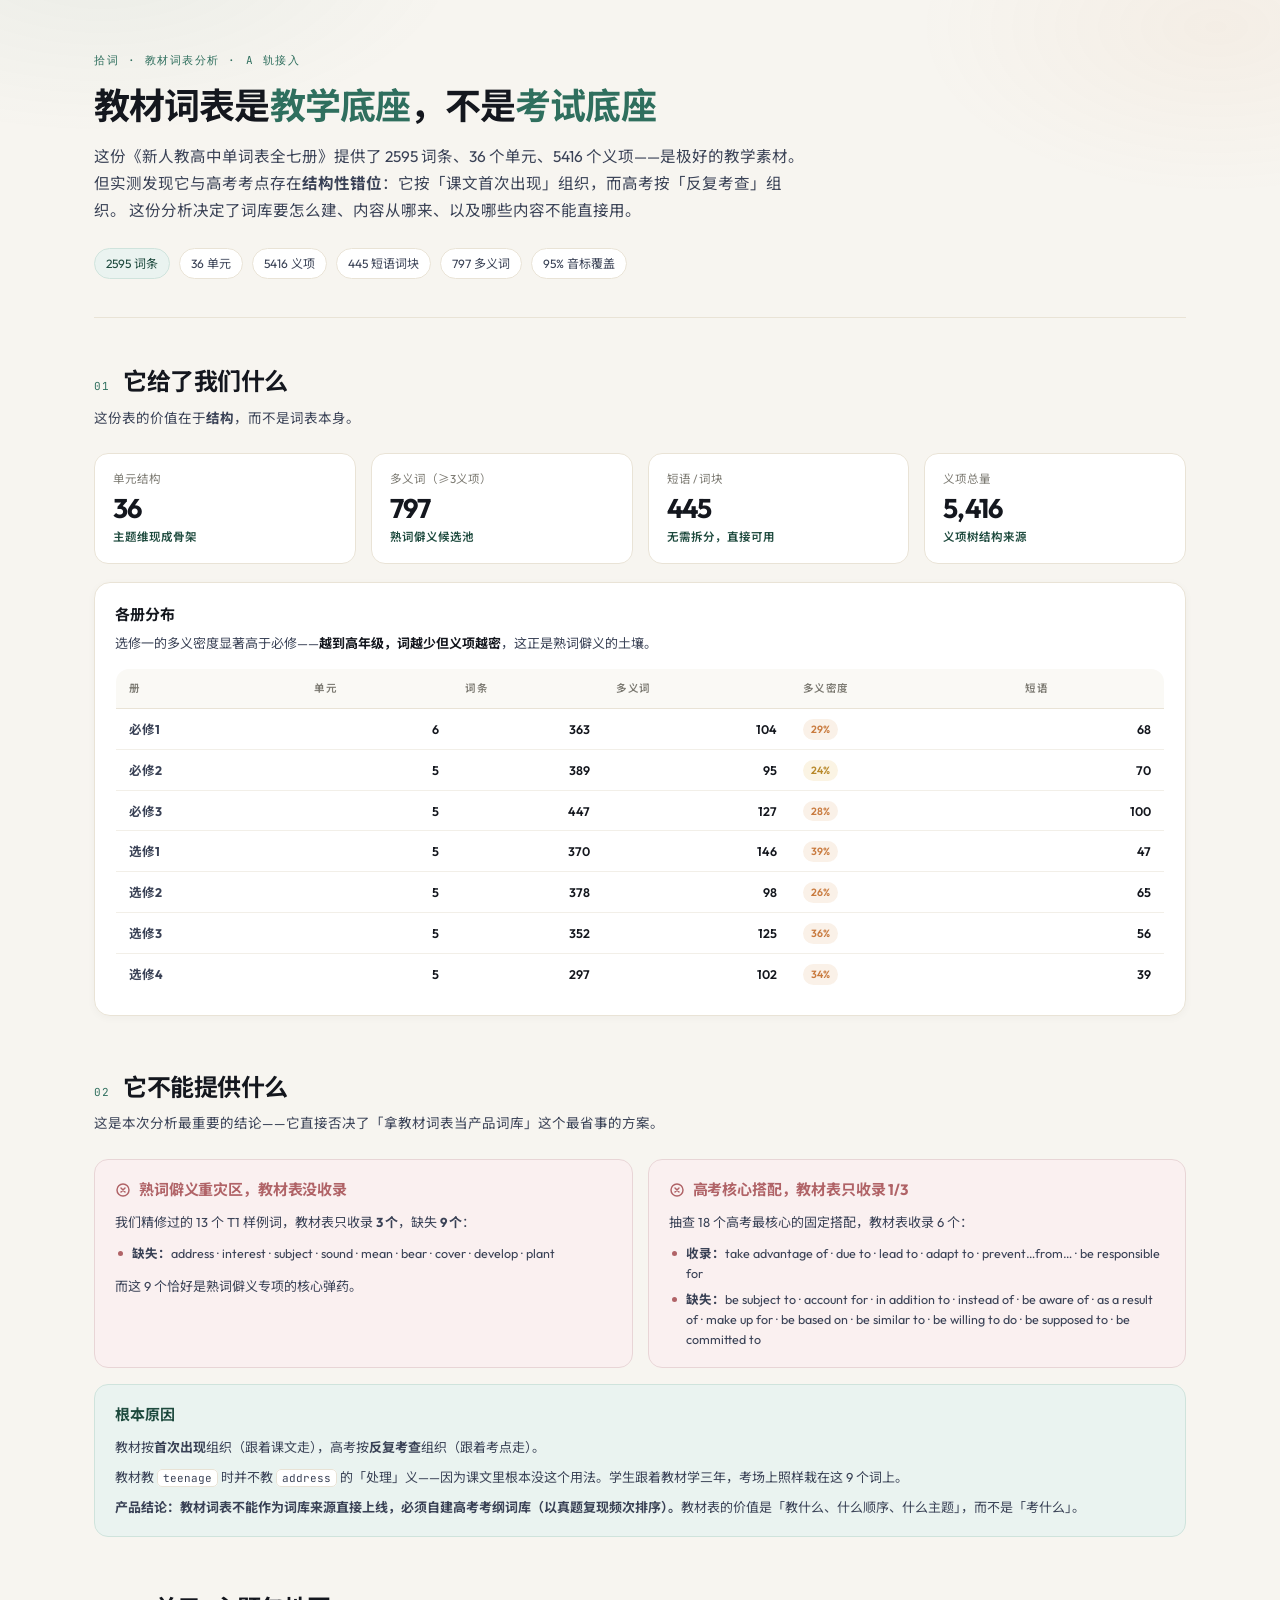
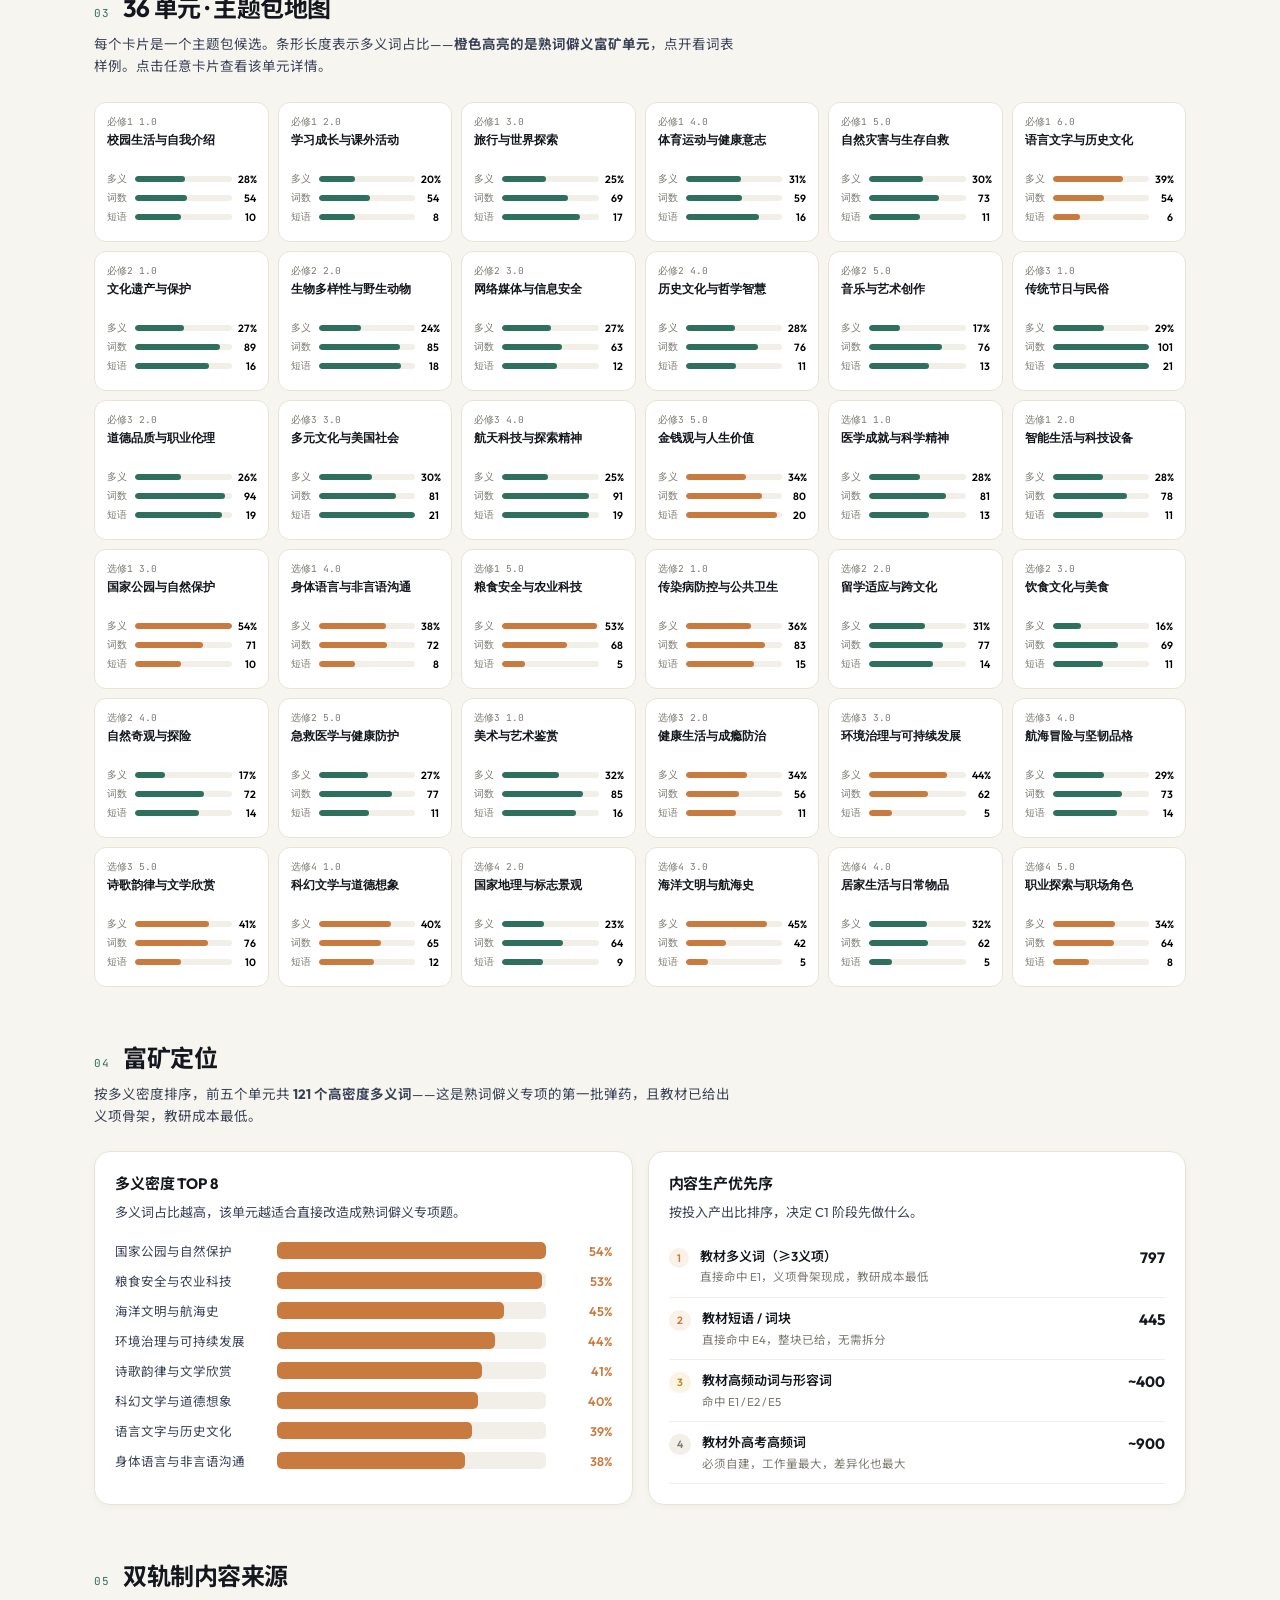
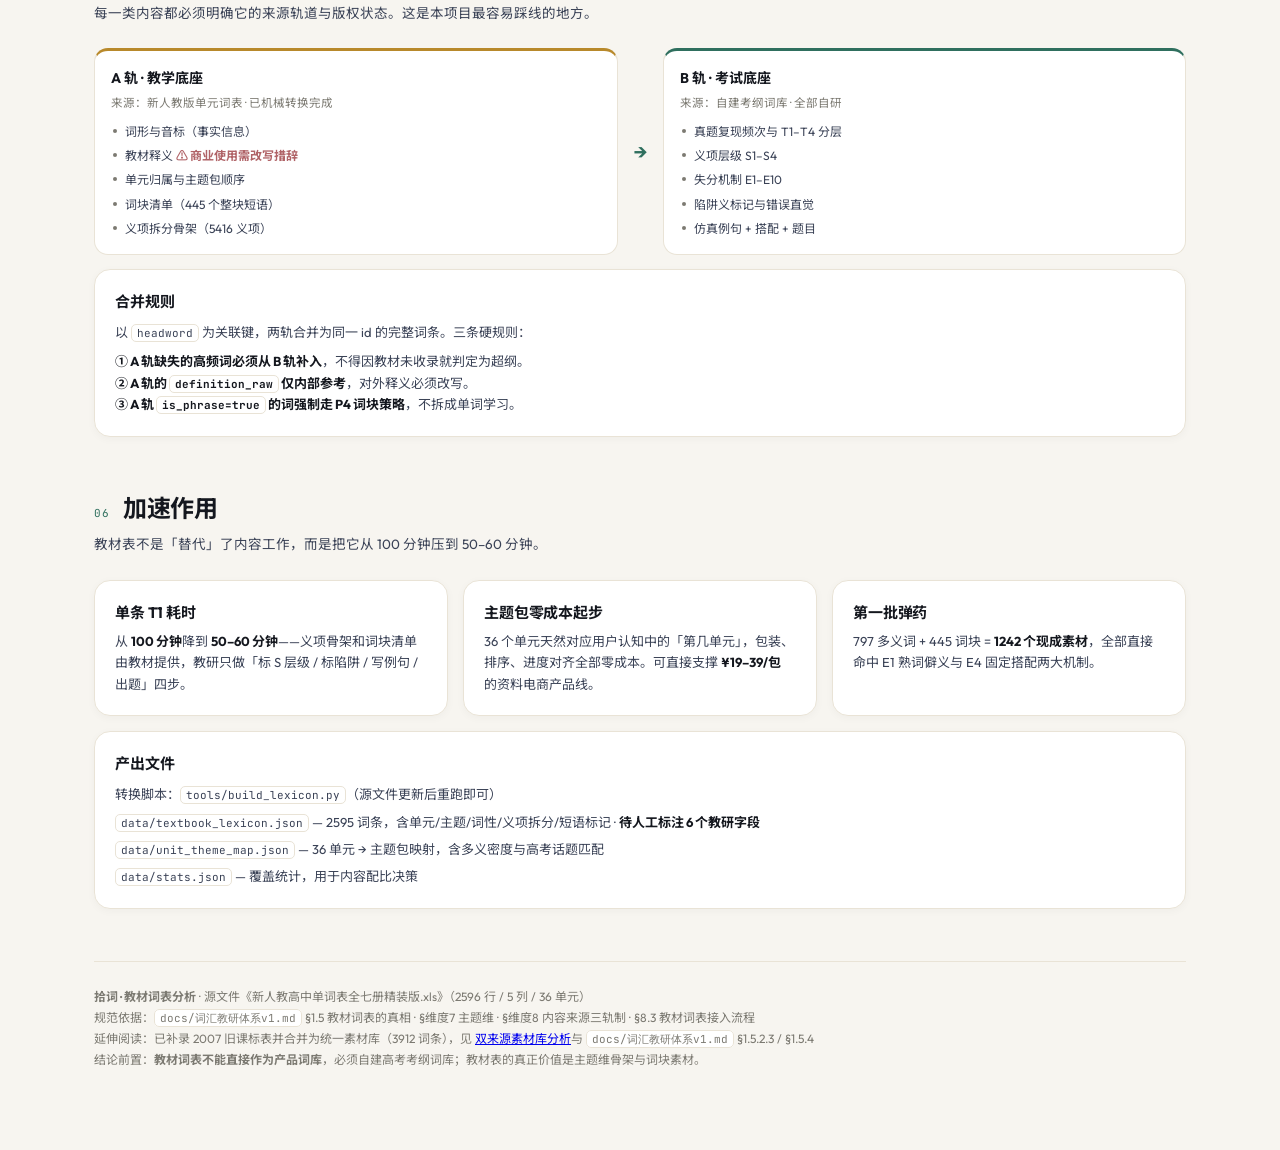
<file: docs/教材词表分析.html>
<!DOCTYPE html>
<html lang="zh-CN">
<head>
<meta charset="utf-8">
<meta name="viewport" content="width=device-width, initial-scale=1">
<title>拾词 · 教材词表分析</title>
<link rel="preconnect" href="https://fonts.googleapis.com">
<link rel="preconnect" href="https://fonts.gstatic.com" crossorigin>
<link href="https://fonts.googleapis.com/css2?family=Outfit:wght@400;500;600;700&family=Noto+Sans+SC:wght@400;500;700&family=JetBrains+Mono:wght@400;500&display=swap" rel="stylesheet">
<style>
:root{
  --canvas:#f7f5f0;--card:#fff;--ink:#14171e;--ink-2:#3a4256;--ink-3:#7c7a72;
  --line:#e9e3d6;--line-soft:#f2efe8;
  --primary:#2f6f5e;--primary-deep:#1e4a3e;--primary-tint:#eaf3f0;
  --accent:#c97b3f;--accent-tint:#faf1e8;
  --danger:#b06367;--danger-tint:#faf0f0;
  --gold:#b8892b;--gold-tint:#fbf4e4;
}
*{box-sizing:border-box;margin:0;padding:0}
body{font-family:'Outfit','Noto Sans SC','PingFang SC','Hiragino Sans GB',sans-serif;
  background:var(--canvas);color:var(--ink);font-size:14px;line-height:1.6;-webkit-font-smoothing:antialiased}
body::before{content:"";position:fixed;inset:0;pointer-events:none;z-index:0;
  background:radial-gradient(600px 300px at 8% -5%,rgba(47,111,94,.06),transparent 60%),
             radial-gradient(500px 280px at 95% 3%,rgba(201,123,63,.055),transparent 60%)}
.wrap{max-width:1140px;margin:0 auto;padding:0 24px 80px;position:relative;z-index:1}
svg{display:block}
::selection{background:var(--primary);color:#fff}
header{padding:52px 0 38px;border-bottom:1px solid var(--line);margin-bottom:44px}
.eyebrow{font-family:'JetBrains Mono',monospace;font-size:11px;letter-spacing:.14em;color:var(--primary);text-transform:uppercase;margin-bottom:14px}
h1{font-size:36px;line-height:1.2;font-weight:700;letter-spacing:-.025em;max-width:18em}
h1 em{font-style:normal;color:var(--primary)}
.lede{margin-top:16px;font-size:15.5px;color:var(--ink-2);max-width:46em;line-height:1.75}
.meta{display:flex;gap:9px;flex-wrap:wrap;margin-top:24px}
.chip{display:inline-flex;align-items:center;gap:6px;font-size:12px;padding:5px 11px;border-radius:99px;background:#fff;border:1px solid var(--line);color:var(--ink-2)}
.chip.acc{background:var(--primary-tint);border-color:#cfe3dc;color:var(--primary-deep)}
section{margin-bottom:52px}
.sec-head{display:flex;align-items:baseline;gap:13px;margin-bottom:7px;flex-wrap:wrap}
h2{font-size:24px;font-weight:700;letter-spacing:-.02em}
.sec-n{font-family:'JetBrains Mono',monospace;font-size:11px;color:var(--primary);letter-spacing:.1em}
.sec-desc{color:var(--ink-2);margin-bottom:24px;max-width:48em;font-size:13.5px}
h3{font-size:15px;font-weight:700;letter-spacing:-.01em;margin-bottom:4px}
.grid{display:grid;gap:15px}.g2{grid-template-columns:repeat(2,1fr)}.g3{grid-template-columns:repeat(3,1fr)}.g4{grid-template-columns:repeat(4,1fr)}
.card{background:var(--card);border:1px solid var(--line);border-radius:16px;padding:20px;box-shadow:0 2px 8px rgba(20,23,30,.035)}
.card p{font-size:13px;color:var(--ink-2);line-height:1.65}.card p b{color:var(--ink)}
.kpi{background:#fff;border:1px solid var(--line);border-radius:14px;padding:16px 18px}
.kpi .l{font-size:11.5px;color:var(--ink-3);margin-bottom:5px}
.kpi b{font-family:'Outfit',sans-serif;font-size:27px;font-weight:700;letter-spacing:-.03em;display:block;line-height:1.1}
.kpi .d{font-size:11.5px;color:var(--ink-3);margin-top:5px}
.kpi .d.up{color:var(--primary-deep);font-weight:600}
.kpi .d.warn{color:var(--danger);font-weight:600}
.bench{display:grid;grid-template-columns:150px 1fr 54px;gap:12px;align-items:center;padding:5px 0}
.bench-label{font-size:12.5px;color:var(--ink-2)}
.bench-track{height:17px;background:var(--line-soft);border-radius:5px;overflow:hidden}
.bench-fill{height:100%;border-radius:5px;background:var(--primary)}
.bench-val{font-family:'Outfit',sans-serif;font-size:12.5px;font-weight:600;text-align:right}
.bench.hot .bench-fill{background:var(--accent)}.bench.hot .bench-val{color:var(--accent)}
.tbl{width:100%;border-collapse:collapse;font-size:12.5px;background:#fff;border:1px solid var(--line);border-radius:14px;overflow:hidden}
.tbl th{text-align:left;font-size:10.5px;letter-spacing:.06em;text-transform:uppercase;color:var(--ink-3);font-weight:600;padding:11px 13px;background:#faf9f5;border-bottom:1px solid var(--line)}
.tbl td{padding:9px 13px;border-bottom:1px solid var(--line-soft);color:var(--ink-2);vertical-align:middle}
.tbl tr:last-child td{border-bottom:none}
.tbl td.num{font-family:'Outfit',sans-serif;font-weight:600;color:var(--ink);text-align:right}
.tbl .mono{font-family:'JetBrains Mono',monospace;font-size:11px;color:var(--primary)}
.pill{display:inline-block;font-size:10.5px;font-weight:600;padding:2px 8px;border-radius:99px}
.pill.hot{background:var(--accent-tint);color:var(--accent)}
.pill.mid{background:var(--gold-tint);color:var(--gold)}
.pill.low{background:var(--line-soft);color:var(--ink-3)}
.warnbox{background:var(--danger-tint);border:1px solid #e8d5d6;border-radius:14px;padding:18px 20px}
.warnbox h3{color:var(--danger);margin-bottom:9px;display:flex;align-items:center;gap:8px}
.warnbox p{font-size:13px;color:var(--ink-2);line-height:1.7}
.warnbox ul{list-style:none;display:flex;flex-direction:column;gap:6px;margin-top:10px}
.warnbox li{font-size:12.5px;color:var(--ink-2);padding-left:17px;position:relative}
.warnbox li::before{content:"";position:absolute;left:3px;top:8px;width:5px;height:5px;border-radius:99px;background:var(--danger)}
.okbox{background:var(--primary-tint);border:1px solid #cfe3dc;border-radius:14px;padding:18px 20px}
.okbox h3{color:var(--primary-deep);margin-bottom:9px}
.okbox p{font-size:13px;color:var(--ink-2);line-height:1.7}
.okbox ul{list-style:none;display:flex;flex-direction:column;gap:6px;margin-top:10px}
.okbox li{font-size:12.5px;color:var(--ink-2);padding-left:17px;position:relative}
.okbox li::before{content:"";position:absolute;left:3px;top:8px;width:5px;height:5px;border-radius:99px;background:var(--primary)}
.grid36{display:grid;grid-template-columns:repeat(6,1fr);gap:9px}
.ucard{background:#fff;border:1px solid var(--line);border-radius:12px;padding:12px;cursor:pointer;transition:all .18s;text-align:left;display:block;width:100%}
.ucard:hover{border-color:var(--primary);transform:translateY(-2px);box-shadow:0 6px 16px -6px rgba(47,111,94,.28)}
.ucard .uid{font-family:'JetBrains Mono',monospace;font-size:9.5px;color:var(--ink-3);margin-bottom:3px}
.ucard h4{font-size:12px;font-weight:600;line-height:1.35;margin-bottom:8px;color:var(--ink);min-height:32px}
.ucard .row{display:flex;align-items:center;gap:6px;margin-bottom:5px}
.ucard .row span{font-size:10px;color:var(--ink-3);width:22px;flex:none}
.ucard .row .track{flex:1;height:6px;background:var(--line-soft);border-radius:3px;overflow:hidden}
.ucard .row .track i{display:block;height:100%;border-radius:3px;background:var(--primary)}
.ucard.hot .row .track i{background:var(--accent)}
.ucard .row b{font-family:'Outfit',sans-serif;font-size:10.5px;font-weight:600;width:18px;text-align:right}
.detail{background:#fff;border:1px solid var(--line);border-radius:16px;padding:22px;margin-top:14px}
.detail h3{font-size:17px;margin-bottom:3px}
.detail .sub{font-size:12.5px;color:var(--ink-3);margin-bottom:16px}
.tags{display:flex;gap:6px;flex-wrap:wrap;margin-bottom:16px}
.tags span{font-size:11px;background:var(--primary-tint);color:var(--primary-deep);padding:3px 9px;border-radius:99px}
.sample{display:flex;flex-wrap:wrap;gap:6px;margin-top:8px}
.sample code{font-family:'Outfit','Noto Sans SC',monospace;font-size:12px;background:var(--line-soft);padding:3px 9px;border-radius:7px;color:var(--ink-2)}
.dual{display:grid;grid-template-columns:1fr auto 1fr;gap:16px;align-items:center;margin-top:6px}
.track-box{background:#fff;border:1px solid var(--line);border-radius:14px;padding:16px}
.track-box.a{border-top:3px solid var(--gold)}
.track-box.b{border-top:3px solid var(--primary)}
.track-box h4{font-size:14px;font-weight:700;margin-bottom:4px}
.track-box .role{font-size:11.5px;color:var(--ink-3);margin-bottom:10px}
.track-box ul{list-style:none;display:flex;flex-direction:column;gap:5px}
.track-box li{font-size:12px;color:var(--ink-2);padding-left:14px;position:relative}
.track-box li::before{content:"";position:absolute;left:2px;top:7px;width:4px;height:4px;border-radius:99px;background:var(--ink-3)}
.arrow{font-family:'Outfit',sans-serif;font-size:20px;color:var(--primary);font-weight:600}
footer{border-top:1px solid var(--line);padding-top:24px;font-size:12px;color:var(--ink-3);line-height:1.75}
code.m{font-family:'JetBrains Mono',monospace;font-size:11px;background:#fff;border:1px solid var(--line);padding:1px 5px;border-radius:5px}
@media(max-width:980px){.g4,.g3,.grid36{grid-template-columns:repeat(3,1fr)}.dual{grid-template-columns:1fr}.arrow{text-align:center;transform:rotate(90deg)}}
@media(max-width:640px){.wrap{padding:0 16px 56px}h1{font-size:27px}header{padding:32px 0 26px;margin-bottom:34px}
  .g2,.g3,.g4,.grid36{grid-template-columns:1fr 1fr}.bench{grid-template-columns:96px 1fr 44px;gap:8px}}
</style>
</head>
<body>
<div class="wrap">
<header>
  <div class="eyebrow">拾词 · 教材词表分析 · A 轨接入</div>
  <h1>教材词表是<em>教学底座</em>，不是<em>考试底座</em></h1>
  <p class="lede">
    这份《新人教高中单词表全七册》提供了 2595 词条、36 个单元、5416 个义项——是极好的教学素材。
    但实测发现它与高考考点存在<strong>结构性错位</strong>：它按「课文首次出现」组织，而高考按「反复考查」组织。
    这份分析决定了词库要怎么建、内容从哪来、以及哪些内容不能直接用。
  </p>
  <div class="meta">
    <span class="chip acc">2595 词条</span>
    <span class="chip">36 单元</span>
    <span class="chip">5416 义项</span>
    <span class="chip">445 短语词块</span>
    <span class="chip">797 多义词</span>
    <span class="chip">95% 音标覆盖</span>
  </div>
</header>

<section>
  <div class="sec-head"><span class="sec-n">01</span><h2>它给了我们什么</h2></div>
  <p class="sec-desc">这份表的价值在于<b>结构</b>，而不是词表本身。</p>
  <div class="grid g4" style="margin-bottom:18px">
    <div class="kpi"><div class="l">单元结构</div><b>36</b><div class="d up">主题维现成骨架</div></div>
    <div class="kpi"><div class="l">多义词（≥3义项）</div><b>797</b><div class="d up">熟词僻义候选池</div></div>
    <div class="kpi"><div class="l">短语 / 词块</div><b>445</b><div class="d up">无需拆分，直接可用</div></div>
    <div class="kpi"><div class="l">义项总量</div><b>5,416</b><div class="d up">义项树结构来源</div></div>
  </div>
  <div class="card">
    <h3>各册分布</h3>
    <p style="margin:6px 0 14px">选修一的多义密度显著高于必修——<b>越到高年级，词越少但义项越密</b>，这正是熟词僻义的土壤。</p>
    <table class="tbl">
      <thead><tr><th>册</th><th>单元</th><th>词条</th><th>多义词</th><th>多义密度</th><th>短语</th></tr></thead>
      <tbody id="bookTbl"></tbody>
    </table>
  </div>
</section>

<section>
  <div class="sec-head"><span class="sec-n">02</span><h2>它不能提供什么</h2></div>
  <p class="sec-desc">这是本次分析最重要的结论——它直接否决了「拿教材词表当产品词库」这个最省事的方案。</p>
  <div class="grid g2" style="margin-bottom:16px">
    <div class="warnbox">
      <h3><svg width="16" height="16" viewBox="0 0 24 24" fill="none" stroke="currentColor" stroke-width="2.2" stroke-linecap="round" stroke-linejoin="round"><circle cx="12" cy="12" r="9"/><path d="m15 9-6 6M9 9l6 6"/></svg>熟词僻义重灾区，教材表没收录</h3>
      <p>我们精修过的 13 个 T1 样例词，教材表只收录 <b>3 个</b>，缺失 <b>9 个</b>：</p>
      <ul>
        <li><b>缺失：</b>address · interest · subject · sound · mean · bear · cover · develop · plant</li>
      </ul>
      <p style="margin-top:12px">而这 9 个恰好是熟词僻义专项的核心弹药。</p>
    </div>
    <div class="warnbox">
      <h3><svg width="16" height="16" viewBox="0 0 24 24" fill="none" stroke="currentColor" stroke-width="2.2" stroke-linecap="round" stroke-linejoin="round"><circle cx="12" cy="12" r="9"/><path d="m15 9-6 6M9 9l6 6"/></svg>高考核心搭配，教材表只收录 1/3</h3>
      <p>抽查 18 个高考最核心的固定搭配，教材表收录 6 个：</p>
      <ul>
        <li><b>收录：</b>take advantage of · due to · lead to · adapt to · prevent…from… · be responsible for</li>
        <li><b>缺失：</b>be subject to · account for · in addition to · instead of · be aware of · as a result of · make up for · be based on · be similar to · be willing to do · be supposed to · be committed to</li>
      </ul>
    </div>
  </div>
  <div class="okbox">
    <h3>根本原因</h3>
    <p>教材按<b>首次出现</b>组织（跟着课文走），高考按<b>反复考查</b>组织（跟着考点走）。</p>
    <p style="margin-top:8px">教材教 <code class="m">teenage</code> 时并不教 <code class="m">address</code> 的「处理」义——因为课文里根本没这个用法。学生跟着教材学三年，考场上照样栽在这 9 个词上。</p>
    <p style="margin-top:8px"><b>产品结论：教材词表不能作为词库来源直接上线，必须自建高考考纲词库（以真题复现频次排序）。</b>教材表的价值是「教什么、什么顺序、什么主题」，而不是「考什么」。</p>
  </div>
</section>

<section>
  <div class="sec-head"><span class="sec-n">03</span><h2>36 单元 · 主题包地图</h2></div>
  <p class="sec-desc">每个卡片是一个主题包候选。条形长度表示多义词占比——<b>橙色高亮的是熟词僻义富矿单元</b>，点开看词表样例。点击任意卡片查看该单元详情。</p>
  <div class="grid36" id="unitGrid"></div>
  <div class="detail" id="uDetail" style="display:none"></div>
</section>

<section>
  <div class="sec-head"><span class="sec-n">04</span><h2>富矿定位</h2></div>
  <p class="sec-desc">按多义密度排序，前五个单元共 <b>121 个高密度多义词</b>——这是熟词僻义专项的第一批弹药，且教材已给出义项骨架，教研成本最低。</p>
  <div class="grid g2">
    <div class="card">
      <h3>多义密度 TOP 8</h3>
      <p style="margin:6px 0 12px">多义词占比越高，该单元越适合直接改造成熟词僻义专项题。</p>
      <div id="richBars"></div>
    </div>
    <div class="card">
      <h3>内容生产优先序</h3>
      <p style="margin:6px 0 12px">按投入产出比排序，决定 C1 阶段先做什么。</p>
      <div id="priority"></div>
    </div>
  </div>
</section>

<section>
  <div class="sec-head"><span class="sec-n">05</span><h2>双轨制内容来源</h2></div>
  <p class="sec-desc">每一类内容都必须明确它的来源轨道与版权状态。这是本项目最容易踩线的地方。</p>
  <div class="dual">
    <div class="track-box a">
      <h4>A 轨 · 教学底座</h4>
      <div class="role">来源：新人教版单元词表 · 已机械转换完成</div>
      <ul>
        <li>词形与音标（事实信息）</li>
        <li>教材释义 <b style="color:var(--danger)">⚠ 商业使用需改写措辞</b></li>
        <li>单元归属与主题包顺序</li>
        <li>词块清单（445 个整块短语）</li>
        <li>义项拆分骨架（5416 义项）</li>
      </ul>
    </div>
    <div class="arrow">→</div>
    <div class="track-box b">
      <h4>B 轨 · 考试底座</h4>
      <div class="role">来源：自建考纲词库 · 全部自研</div>
      <ul>
        <li>真题复现频次与 T1–T4 分层</li>
        <li>义项层级 S1–S4</li>
        <li>失分机制 E1–E10</li>
        <li>陷阱义标记与错误直觉</li>
        <li>仿真例句 + 搭配 + 题目</li>
      </ul>
    </div>
  </div>
  <div class="card" style="margin-top:14px">
    <h3>合并规则</h3>
    <p style="margin-top:8px">以 <code class="m">headword</code> 为关联键，两轨合并为同一 id 的完整词条。三条硬规则：</p>
    <p style="margin-top:8px"><b>① A 轨缺失的高频词必须从 B 轨补入</b>，不得因教材未收录就判定为超纲。<br>
    <b>② A 轨的 <code class="m">definition_raw</code> 仅内部参考</b>，对外释义必须改写。<br>
    <b>③ A 轨 <code class="m">is_phrase=true</code> 的词强制走 P4 词块策略</b>，不拆成单词学习。</p>
  </div>
</section>

<section>
  <div class="sec-head"><span class="sec-n">06</span><h2>加速作用</h2></div>
  <p class="sec-desc">教材表不是「替代」了内容工作，而是把它从 100 分钟压到 50–60 分钟。</p>
  <div class="grid g3">
    <div class="card"><h3>单条 T1 耗时</h3><p style="margin-top:6px">从 <b>100 分钟</b>降到 <b>50–60 分钟</b>——义项骨架和词块清单由教材提供，教研只做「标 S 层级 / 标陷阱 / 写例句 / 出题」四步。</p></div>
    <div class="card"><h3>主题包零成本起步</h3><p style="margin-top:6px">36 个单元天然对应用户认知中的「第几单元」，包装、排序、进度对齐全部零成本。可直接支撑 <b>¥19–39/包</b> 的资料电商产品线。</p></div>
    <div class="card"><h3>第一批弹药</h3><p style="margin-top:6px">797 多义词 + 445 词块 = <b>1242 个现成素材</b>，全部直接命中 E1 熟词僻义与 E4 固定搭配两大机制。</p></div>
  </div>
  <div class="card" style="margin-top:15px">
    <h3>产出文件</h3>
    <p style="margin-top:8px">转换脚本：<code class="m">tools/build_lexicon.py</code>（源文件更新后重跑即可）</p>
    <p style="margin-top:6px"><code class="m">data/textbook_lexicon.json</code> — 2595 词条，含单元/主题/词性/义项拆分/短语标记 · <b>待人工标注 6 个教研字段</b></p>
    <p style="margin-top:6px"><code class="m">data/unit_theme_map.json</code> — 36 单元 → 主题包映射，含多义密度与高考话题匹配</p>
    <p style="margin-top:6px"><code class="m">data/stats.json</code> — 覆盖统计，用于内容配比决策</p>
  </div>
</section>

<footer>
  <b>拾词 · 教材词表分析</b> · 源文件《新人教高中单词表全七册精装版.xls》（2596 行 / 5 列 / 36 单元）<br>
  规范依据：<code class="m">docs/词汇教研体系v1.md</code> §1.5 教材词表的真相 · §维度7 主题维 · §维度8 内容来源三轨制 · §8.3 教材词表接入流程<br>
  延伸阅读：已补录 2007 旧课标表并合并为统一素材库（3912 词条），见 <a href="双来源素材库分析.html">双来源素材库分析</a>与 <code class="m">docs/词汇教研体系v1.md</code> §1.5.2.3 / §1.5.4<br>
  结论前置：<b>教材词表不能直接作为产品词库</b>，必须自建高考考纲词库；教材表的真正价值是主题维骨架与词块素材。
</footer>
</div>

<script>
const DATA = {"s":{"total_words":2595,"total_units":36,"phrase_count":445,"single_word_count":2150,"multi_sense_ge3":797,"multi_sense_ge4":109,"sense_count_dist":{"1":682,"2":1116,"3":688,"4":107,"5":2},"pos_dist":{"n":1076,"other":741,"vt":143,"adj":129,"n&vt":85,"vt&n":51,"vi&vt":48,"vt&vi":42,"vi":37,"adv":29,"v":28,"n&vi":21,"adj&n":20,"v&n":20,"n&v":20,"abbr":15,"vi&n":14,"n&adj":13,"n&vi&vt":10,"vi&vt&n":9,"prep":9,"n&vt&vi":6,"vt&vi&n":5,"vt&v":4,"adv&adj":2,"adj&adv":2,"adj&v":2,"v&vt":2,"conj":2,"adj&vi&vt":1,"adj&vi":1,"n&adv":1,"conj&n":1,"vi&adj":1,"vi&modal&v":1,"adv&prep":1,"vi&v":1,"vi&v&vt":1,"v&vi":1},"by_book":{"必修1":363,"必修2":389,"必修3":447,"选修1":370,"选修2":378,"选修3":352,"选修4":296},"no_ipa":75,"total_senses":5416,"candidate_trap_words":797,"candidate_phrase_words":445,"gk_gap_estimate":905},"b":[{"b":"必修1","u":6,"w":363,"ms":104,"ph":68},{"b":"必修2","u":5,"w":389,"ms":95,"ph":70},{"b":"必修3","u":5,"w":447,"ms":127,"ph":100},{"b":"选修1","u":5,"w":370,"ms":146,"ph":47},{"b":"选修2","u":5,"w":378,"ms":98,"ph":65},{"b":"选修3","u":5,"w":352,"ms":125,"ph":56},{"b":"选修4","u":5,"w":297,"ms":102,"ph":39}],"u":[{"i":"必修1 1.0","t":"必修一 U1 Teenage Life","th":"T-校园生活与自我介绍","g":["校园生活","自我介绍","人际交流"],"n":54,"ms":15,"mr":0.278,"ph":10,"sm":["exchange","lecture","registration","register","sex","female","male","nationality"]},{"i":"必修1 2.0","t":"必修一 U2 Sports and Fitness","th":"T-学习成长与课外活动","g":["学习","成长","社团活动"],"n":54,"ms":11,"mr":0.204,"ph":8,"sm":["teenage","teenager","ballet","volunteer","debate","prefer","prefer ... to ...","content"]},{"i":"必修1 3.0","t":"必修一 U3 Travel Around the World","th":"T-旅行与世界探索","g":["旅行","世界遗产","文化交流"],"n":69,"ms":17,"mr":0.246,"ph":17,"sm":["castle","apply","apply for","visa","rent","pack","amazing","amazed"]},{"i":"必修1 4.0","t":"必修一 U4 Natural Disasters","th":"T-体育运动与健康意志","g":["运动","体育精神","团队合作"],"n":59,"ms":18,"mr":0.305,"ph":16,"sm":["fitness","soccer","stadium","boxing","badminton","marathon","event","come along"]},{"i":"必修1 5.0","t":"必修一 U5 Languages Around the World","th":"T-自然灾害与生存自救","g":["自然灾害","环境保护","应急避险"],"n":73,"ms":22,"mr":0.301,"ph":11,"sm":["disaster","tornado","drought","landslide","slide","tsunami","flood","volcanic eruption"]},{"i":"必修1 6.0","t":"必修一 U6 At Work","th":"T-语言文字与历史文化","g":["语言","文字","历史文化遗产"],"n":54,"ms":21,"mr":0.389,"ph":6,"sm":["billion","native","attitude","reference","refer","refer to","system","despite"]},{"i":"必修2 1.0","t":"必修二 U1 Cultural Heritage","th":"T-文化遗产与保护","g":["文化遗产","遗产保护","传统文化"],"n":89,"ms":24,"mr":0.27,"ph":16,"sm":["heritage","creatively","creative","temple","relic","mount","former","clue"]},{"i":"必修2 2.0","t":"必修二 U2 Wildlife Protection","th":"T-生物多样性与野生动物","g":["生物多样性","濒危物种","生态保护"],"n":85,"ms":20,"mr":0.235,"ph":18,"sm":["poster","illegal","illegally","hunt","hunter","immediately","species","shark"]},{"i":"必修2 3.0","t":"必修二 U3 The Internet","th":"T-网络媒体与信息安全","g":["互联网","网络素养","信息甄别"],"n":63,"ms":17,"mr":0.27,"ph":12,"sm":["blog","blog post","blogger","engine","search engine","chat","stream","identity"]},{"i":"必修2 4.0","t":"必修二 U4 History and Traditions","th":"T-历史文化与哲学智慧","g":["历史人物","哲学","传统美德"],"n":76,"ms":21,"mr":0.276,"ph":11,"sm":["Confucius","mansion","cemetery","philosophy","descendant","individual","heel","Achilles' heel"]},{"i":"必修2 5.0","t":"必修二 U5 Music","th":"T-音乐与艺术创作","g":["音乐","艺术","创作与表演"],"n":76,"ms":13,"mr":0.171,"ph":13,"sm":["classical","hip-hop","techno","energy","soul","bagpipes","stringed","stringed instrument"]},{"i":"必修3 1.0","t":"必修三 U1 Festivals and Celebrations","th":"T-传统节日与民俗","g":["传统节日","民俗","文化传承"],"n":101,"ms":29,"mr":0.287,"ph":21,"sm":["lantern","carnival","costume","dress ... up","march","congratulation","congratulate","riddle"]},{"i":"必修3 2.0","t":"必修三 U2 Morals and Virtues","th":"T-道德品质与职业伦理","g":["道德","职业伦理","医德与责任"],"n":94,"ms":24,"mr":0.255,"ph":19,"sm":["moral","virtue","dilemma","moral dilemma","faint","illustrate","precious","entrust"]},{"i":"必修3 3.0","t":"必修三 U3 Diverse Cultures","th":"T-多元文化与美国社会","g":["多元文化","移民","社会生活"],"n":81,"ms":24,"mr":0.296,"ph":21,"sm":["diverse","diversity","fortune","fortune cookie","gumbo","nachos","chip","cheese"]},{"i":"必修3 4.0","t":"必修三 U4 Space Exploration","th":"T-航天科技与探索精神","g":["航天","科技","探索与奉献"],"n":91,"ms":23,"mr":0.253,"ph":19,"sm":["astronaut","procedure","mental","cm","intelligent","rocket","gravity","frontier"]},{"i":"必修3 5.0","t":"必修三 U5 The Value of Money","th":"T-金钱观与人生价值","g":["金钱","价值观","人生选择"],"n":80,"ms":27,"mr":0.338,"ph":20,"sm":["basis","on the basis of","loan","take out a loan","plastic","apologise","ignore","in return"]},{"i":"选修1 1.0","t":"选择性必修一 U1 People of Achievement","th":"T-医学成就与科学精神","g":["医学","科学发现","科学家精神"],"n":81,"ms":23,"mr":0.284,"ph":13,"sm":["physiology","artemisinin","crucial","malaria","vital","committed","commit","commit oneself to do"]},{"i":"选修1 2.0","t":"选择性必修一 U2 Looking into the Future","th":"T-智能生活与科技设备","g":["科技","智能家居","生活便利"],"n":78,"ms":22,"mr":0.282,"ph":11,"sm":["phrase","persuade","switch","switch on","switch off","distant","secure","knob"]},{"i":"选修1 3.0","t":"选择性必修一 U3 Fascinating Parks","th":"T-国家公园与自然保护","g":["国家公园","自然保护","人与自然"],"n":71,"ms":38,"mr":0.535,"ph":10,"sm":["buffet","cloth","edge","valley","vast","glacier","reindeer","territory"]},{"i":"选修1 4.0","t":"选择性必修一 U4 Body Language","th":"T-身体语言与非言语沟通","g":["肢体语言","人际沟通","文化差异"],"n":72,"ms":27,"mr":0.375,"ph":8,"sm":["interaction","vary","appropriate","by contrast","approve","demonstrate","gesture","witness"]},{"i":"选修1 5.0","t":"选择性必修一 U5 Working the Land","th":"T-粮食安全与农业科技","g":["粮食","农业","可持续发展"],"n":68,"ms":36,"mr":0.529,"ph":5,"sm":["hybrid","devote","devote ... to","shortage","tackle","crisis","boost","yield"]},{"i":"选修2 1.0","t":"选择性必修二 U1 A Healthy Life","th":"T-传染病防控与公共卫生","g":["传染病","防控","公共卫生"],"n":83,"ms":30,"mr":0.361,"ph":15,"sm":["cholera","severe","diarrhoea","dehydration","frustrated","once and for all","contradictory","infection"]},{"i":"选修2 2.0","t":"选择性必修二 U2 The Changing World","th":"T-留学适应与跨文化","g":["留学","跨文化适应","自我成长"],"n":77,"ms":24,"mr":0.312,"ph":14,"sm":["complex","recall","qualification","qualify","ambition","ambitious","adaptation","comfort"]},{"i":"选修2 3.0","t":"选择性必修二 U3 Food and Culture","th":"T-饮食文化与美食","g":["饮食","美食","中西文化差异"],"n":69,"ms":11,"mr":0.159,"ph":11,"sm":["cuisine","prior","prior to","consist","consist of","pepper","recipe","bold"]},{"i":"选修2 4.0","t":"选择性必修二 U4 History of Transport","th":"T-自然奇观与探险","g":["自然奇观","探险","旅行"],"n":72,"ms":12,"mr":0.167,"ph":14,"sm":["airline","bay","craft","antique","pleasant","arise","massive","literally"]},{"i":"选修2 5.0","t":"选择性必修二 U5 Scenic Spots","th":"T-急救医学与健康防护","g":["急救","医学","健康防护"],"n":77,"ms":21,"mr":0.273,"ph":11,"sm":["technique","leaflet","organ","toxin","ray","sense of touch","radiation","acid"]},{"i":"选修3 1.0","t":"选择性必修三 U1 Fascinating Parks","th":"T-美术与艺术鉴赏","g":["美术","艺术鉴赏","审美"],"n":85,"ms":27,"mr":0.318,"ph":16,"sm":["precise","precisely","Christianity","realistic","realism","realist","primitive","two-dimensional"]},{"i":"选修3 2.0","t":"选择性必修三 U2 The Body Language","th":"T-健康生活与成瘾防治","g":["健康","成瘾","医学与心理"],"n":56,"ms":19,"mr":0.339,"ph":11,"sm":["tobacco","alcohol","abuse","physical","dominate","repeatedly","psychology","cue"]},{"i":"选修3 3.0","t":"选择性必修三 U3 Green Energy","th":"T-环境治理与可持续发展","g":["环境","气候","可持续发展"],"n":62,"ms":27,"mr":0.435,"ph":5,"sm":["graph","emission","melt","starve","seal","ecology","release","methane"]},{"i":"选修3 4.0","t":"选择性必修三 U4 Astronomy","th":"T-航海冒险与坚韧品格","g":["冒险","坚韧","品格"],"n":73,"ms":21,"mr":0.288,"ph":14,"sm":["adversity","wage","bitter","expedition","endurance","vigour","turn sb. down","qualified"]},{"i":"选修3 5.0","t":"选择性必修三 U5 Water","th":"T-诗歌韵律与文学欣赏","g":["诗歌","韵律","文学鉴赏"],"n":76,"ms":31,"mr":0.408,"ph":10,"sm":["drama","sorrow","imagery","literary","rhyme","rhythm","nursery","nursery rhyme"]},{"i":"选修4 1.0","t":"选择性必修四 U1 Working the Land","th":"T-科幻文学与道德想象","g":["科幻","想象力","道德思考"],"n":65,"ms":26,"mr":0.4,"ph":12,"sm":["fiction","science fiction","test out","bonus","more like","ridiculous","integrity","dignity"]},{"i":"选修4 2.0","t":"选择性必修四 U2 Literature","th":"T-国家地理与标志景观","g":["地理","地标","文化符号"],"n":64,"ms":15,"mr":0.234,"ph":9,"sm":["iconic","foundation","political","didgeridoo","located","equator","koala","barbecue"]},{"i":"选修4 3.0","t":"选择性必修四 U3 Contrast","th":"T-海洋文明与航海史","g":["海洋","航海","文明交流"],"n":42,"ms":19,"mr":0.452,"ph":5,"sm":["tale","merchant","set sail","extend","negotiate","fleet","behold","league"]},{"i":"选修4 4.0","t":"选择性必修四 U4 Why the Parent Is Dominant","th":"T-居家生活与日常物品","g":["居家","生活常识","人与物"],"n":62,"ms":20,"mr":0.323,"ph":5,"sm":["parcel","jam","mail","secondary","clay","dust","dusty","weed"]},{"i":"选修4 5.0","t":"选择性必修四 U5 On the Road","th":"T-职业探索与职场角色","g":["职业","职场","能力与性格"],"n":64,"ms":22,"mr":0.344,"ph":8,"sm":["bounce","bounce around","aptitude","head start","scenario","lawyer","assemble","drawer"]}]};

// --- 册分布表 ---
const bt = document.getElementById('bookTbl');
bt.innerHTML = DATA.b.map(b => {
  const dens = (b.ms / b.w * 100).toFixed(0);
  const cls = dens >= 26 ? 'hot' : dens >= 20 ? 'mid' : 'low';
  return `<tr>
    <td><b>${b.b}</b></td>
    <td class="num">${b.u}</td>
    <td class="num">${b.w}</td>
    <td class="num">${b.ms}</td>
    <td><span class="pill ${cls}">${dens}%</span></td>
    <td class="num">${b.ph}</td></tr>`;
}).join('');

// --- 单元网格 ---
const grid = document.getElementById('unitGrid');
const maxMs = Math.max(...DATA.u.map(u => u.mr));
grid.innerHTML = DATA.u.map((u, i) => {
  const hot = u.mr >= 0.33;
  return `<button class="ucard${hot ? ' hot' : ''}" data-i="${i}">
    <div class="uid">${u.i}</div>
    <h4>${u.th.replace('T-', '')}</h4>
    <div class="row"><span>多义</span><div class="track"><i style="width:${u.mr / maxMs * 100}%"></i></div><b>${Math.round(u.mr*100)}%</b></div>
    <div class="row"><span>词数</span><div class="track"><i style="width:${u.n / 101 * 100}%"></i></div><b>${u.n}</b></div>
    <div class="row"><span>短语</span><div class="track"><i style="width:${u.ph / 21 * 100}%"></i></div><b>${u.ph}</b></div>
  </button>`;
}).join('');

// --- 单元详情 ---
const det = document.getElementById('uDetail');
grid.querySelectorAll('.ucard').forEach(btn => {
  btn.addEventListener('click', () => {
    const u = DATA.u[+btn.dataset.i];
    det.style.display = 'block';
    det.innerHTML = `
      <h3>${u.th}</h3>
      <div class="sub">${u.i} · ${u.t}</div>
      <div class="tags">${u.g.map(g => `<span>${g}</span>`).join('')}</div>
      <div class="grid g4" style="margin-bottom:16px">
        <div class="kpi"><div class="l">词条</div><b>${u.n}</b></div>
        <div class="kpi"><div class="l">多义词</div><b>${u.ms}</b><div class="d up">占比 ${Math.round(u.mr*100)}%</div></div>
        <div class="kpi"><div class="l">短语词块</div><b>${u.ph}</b></div>
        <div class="kpi"><div class="l">熟词僻义评级</div><b>${u.mr >= 0.33 ? '富矿' : u.mr >= 0.22 ? '中等' : '一般'}</b></div>
      </div>
      <h3 style="font-size:13px;margin-bottom:4px">词表样例</h3>
      <div class="sample">${u.sm.map(s => `<code>${s}</code>`).join('')}</div>`;
    det.scrollIntoView({behavior:'smooth', block:'nearest'});
  });
});

// --- 富矿榜 ---
const rich = [...DATA.u].sort((a,b) => b.mr - a.mr).slice(0,8);
document.getElementById('richBars').innerHTML = rich.map(u => `
  <div class="bench hot">
    <span class="bench-label">${u.th.replace('T-','').slice(0,10)}</span>
    <div class="bench-track"><div class="bench-fill" style="width:${u.mr/maxMs*100}%"></div></div>
    <span class="bench-val">${Math.round(u.mr*100)}%</span>
  </div>`).join('');

// --- 生产优先序 ---
const PRI = [
  ['1', '教材多义词（≥3义项）', '797', '直接命中 E1，义项骨架现成，教研成本最低', 'hot'],
  ['2', '教材短语 / 词块', '445', '直接命中 E4，整块已给，无需拆分', 'hot'],
  ['3', '教材高频动词与形容词', '~400', '命中 E1 / E2 / E5', 'mid'],
  ['4', '教材外高考高频词', '~900', '必须自建，工作量最大，差异化也最大', 'low']
];
document.getElementById('priority').innerHTML = PRI.map(p => `
  <div style="display:flex;gap:11px;align-items:flex-start;padding:10px 0;border-bottom:1px solid var(--line-soft)">
    <span class="pill ${p[4]}" style="flex:none;margin-top:2px">${p[0]}</span>
    <div style="flex:1;min-width:0">
      <div style="font-size:13px;font-weight:600">${p[1]}</div>
      <div style="font-size:11.5px;color:var(--ink-3);margin-top:2px">${p[3]}</div>
    </div>
    <b style="font-family:'Outfit',sans-serif;font-size:15px;flex:none">${p[2]}</b>
  </div>`).join('');
</script>
</body>
</html>
</file>
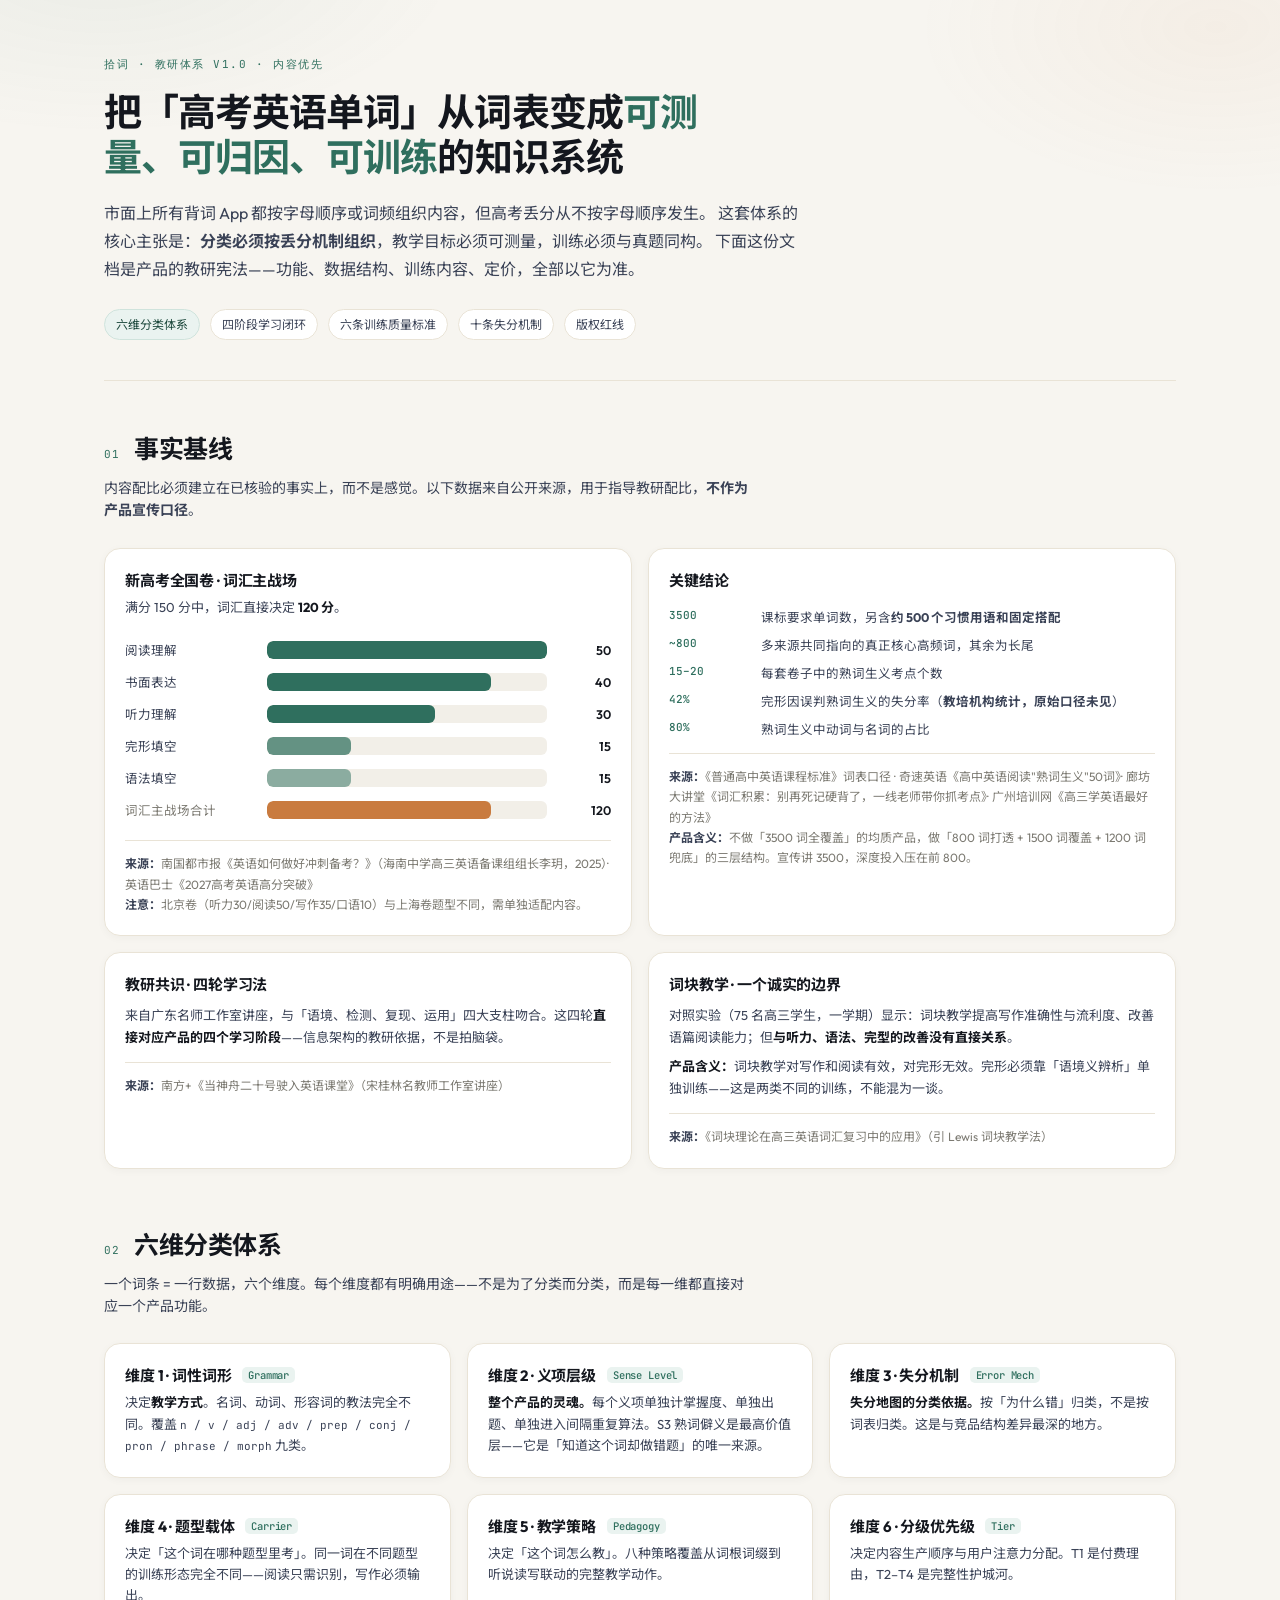
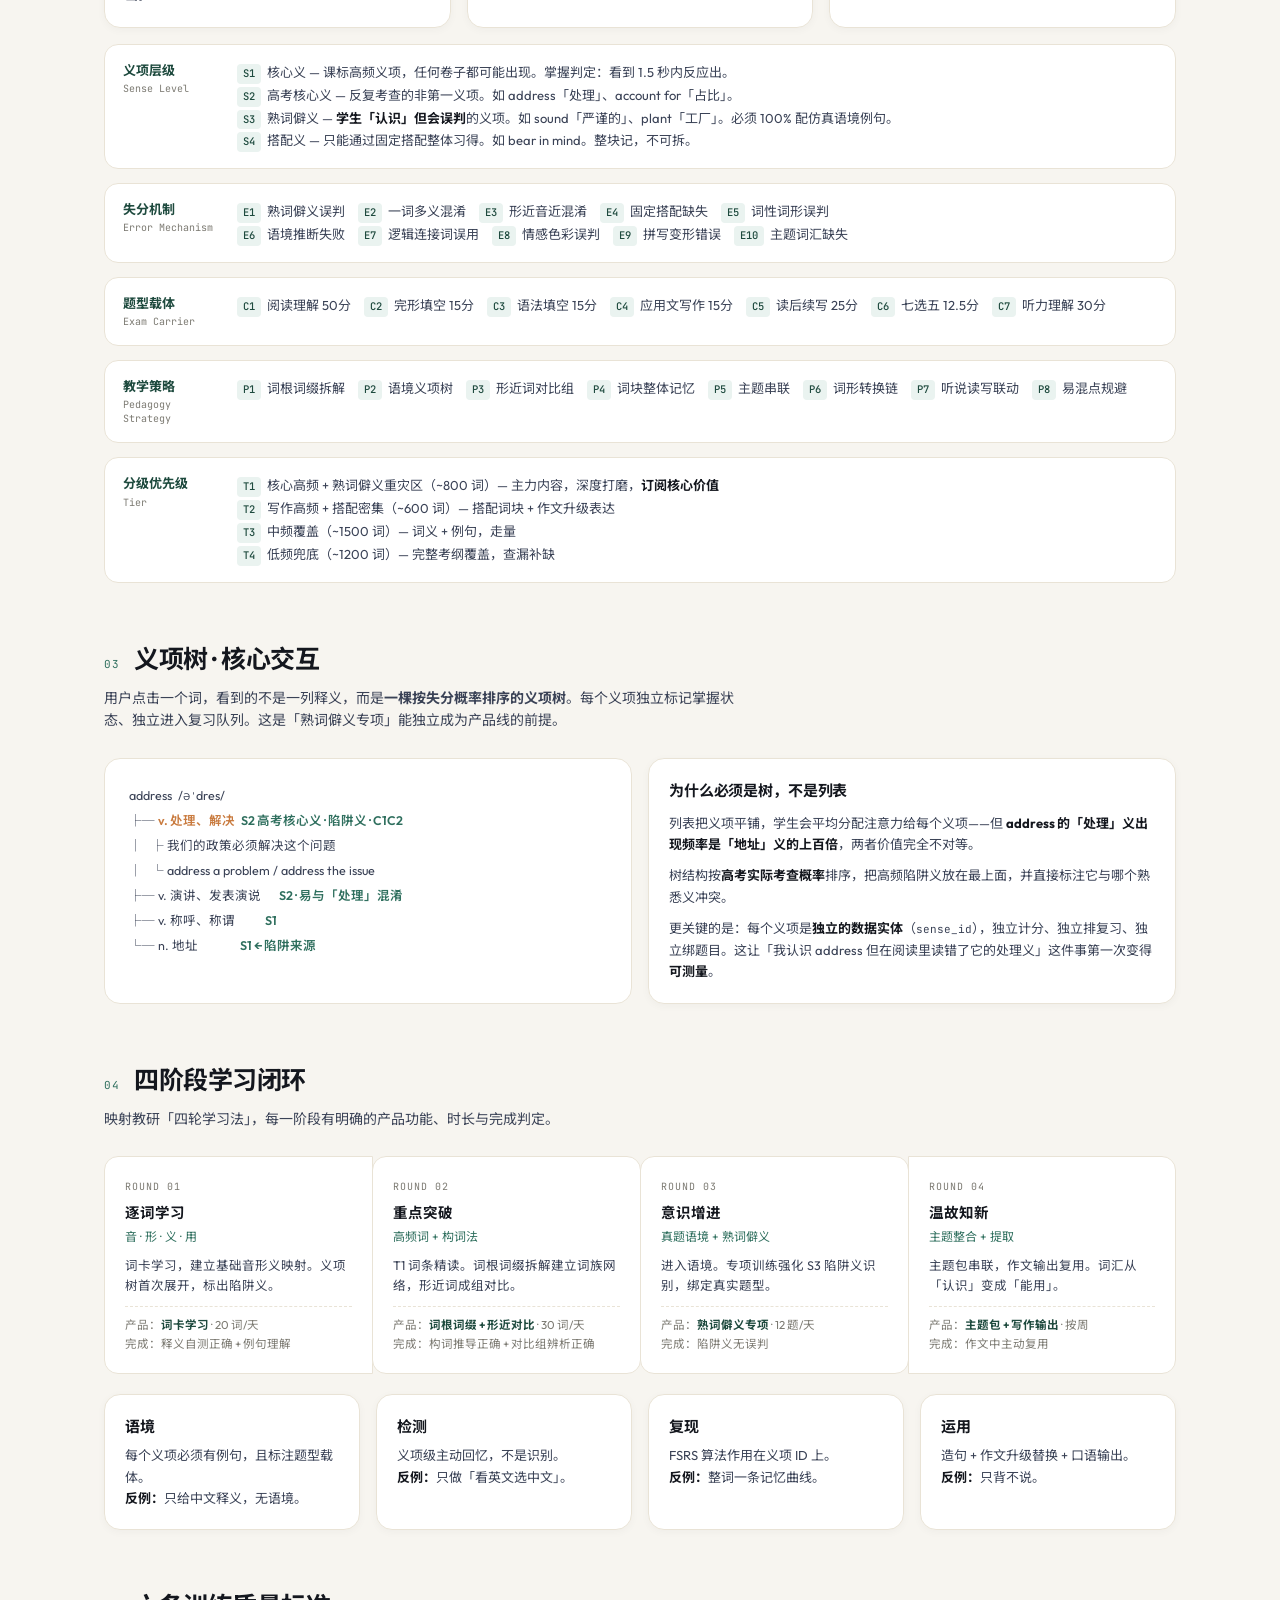
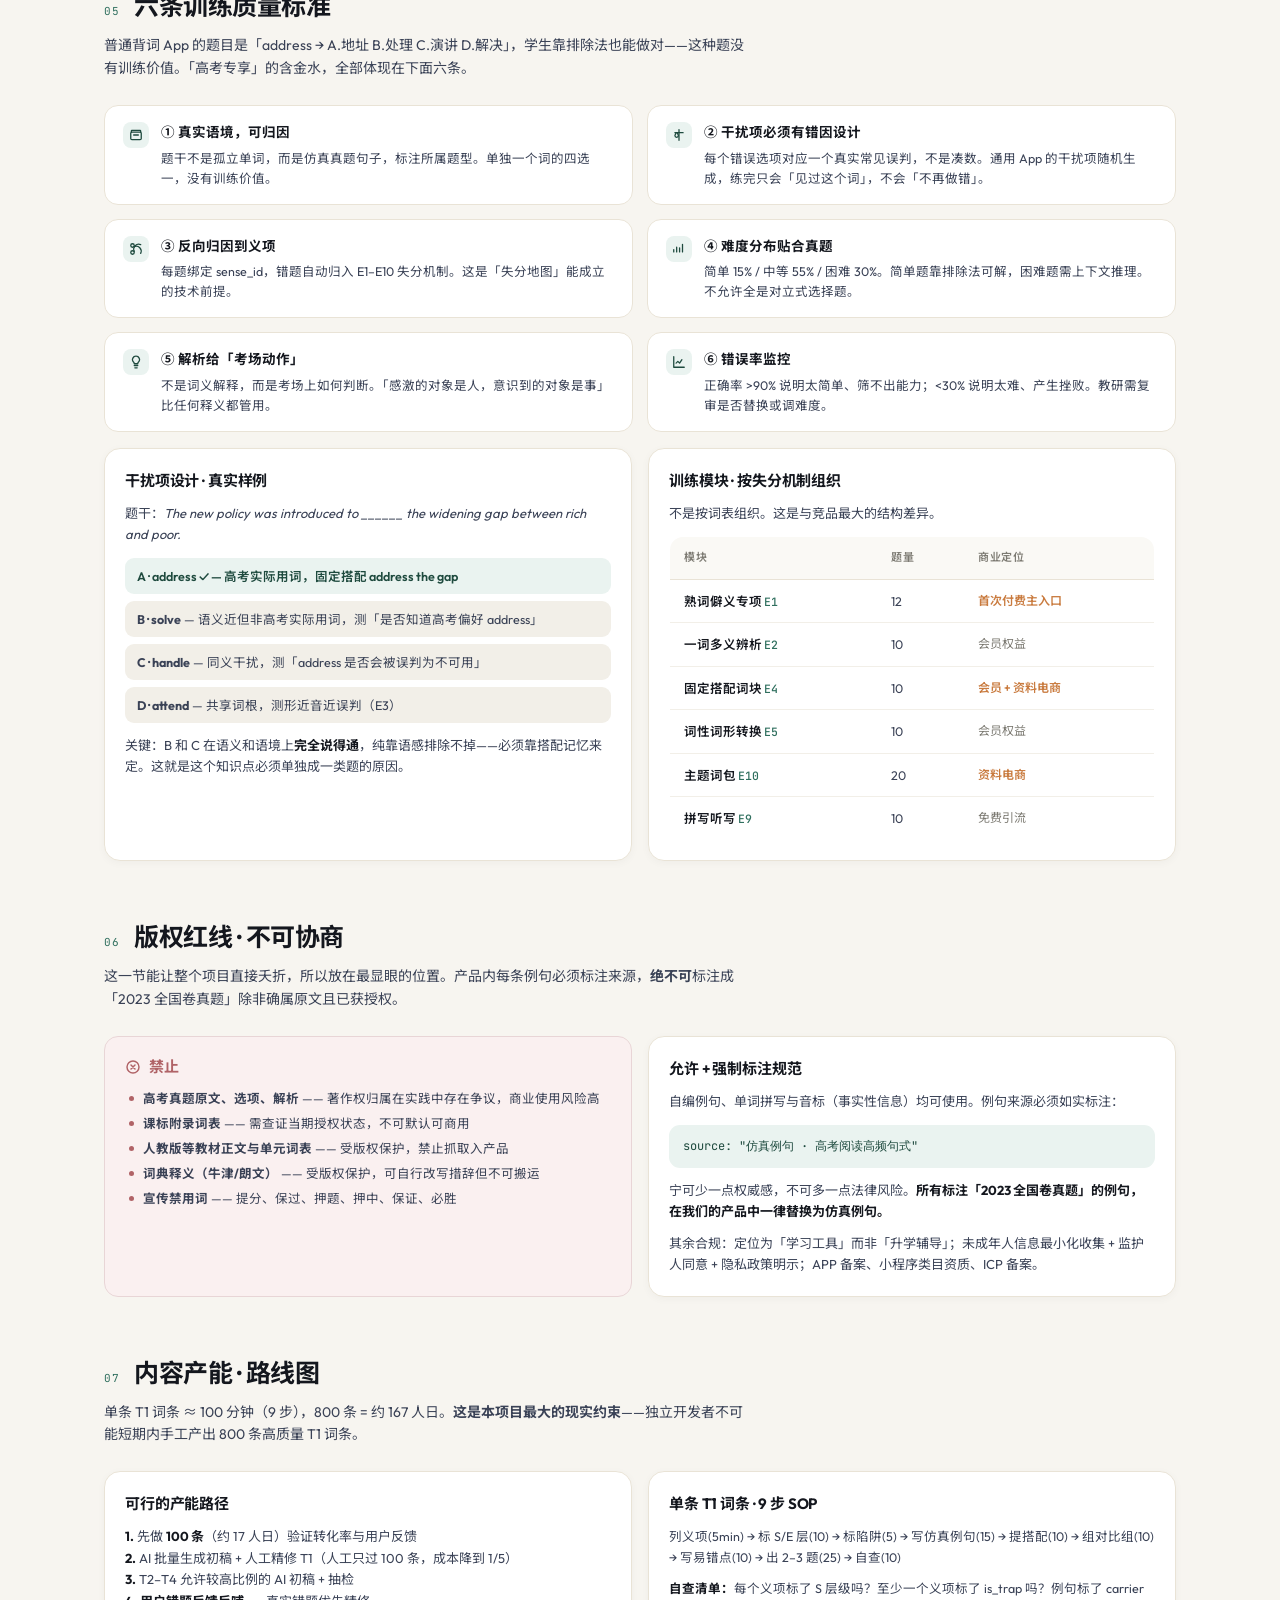
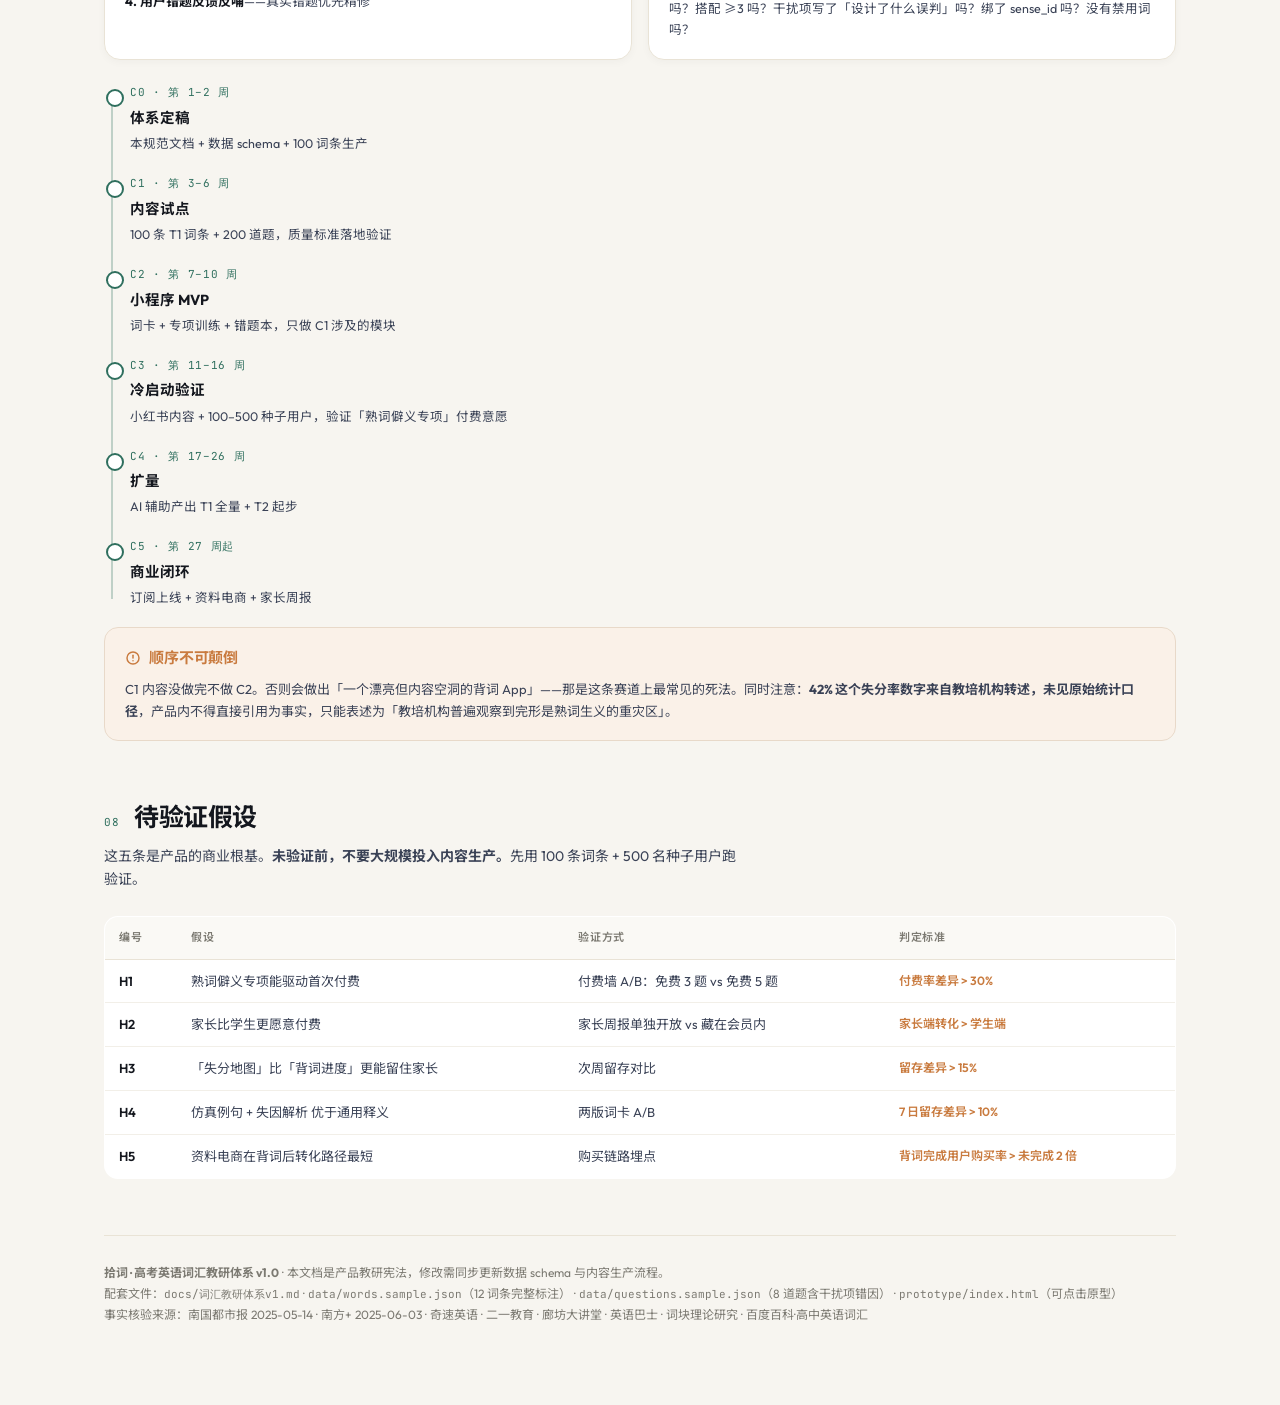
<file: docs/教研体系总览.html>
<!DOCTYPE html>
<html lang="zh-CN">
<head>
<meta charset="utf-8">
<meta name="viewport" content="width=device-width, initial-scale=1">
<title>拾词 · 高考英语词汇教研体系 v1.0</title>
<link rel="preconnect" href="https://fonts.googleapis.com">
<link rel="preconnect" href="https://fonts.gstatic.com" crossorigin>
<link href="https://fonts.googleapis.com/css2?family=Outfit:wght@400;500;600;700&family=Noto+Sans+SC:wght@400;500;700&family=JetBrains+Mono:wght@400;500&display=swap" rel="stylesheet">
<style>
:root{
  --canvas:#f7f5f0;
  --card:#ffffff;
  --ink:#14171e;
  --ink-2:#3a4256;
  --ink-3:#7c7a72;
  --line:#e9e3d6;
  --line-soft:#f2efe8;
  --primary:#2f6f5e;
  --primary-deep:#1e4a3e;
  --primary-tint:#eaf3f0;
  --accent:#c97b3f;
  --accent-tint:#faf1e8;
  --danger:#b06367;
  --danger-tint:#faf0f0;
}
*{box-sizing:border-box;margin:0;padding:0}
body{
  font-family:'Outfit','Noto Sans SC','PingFang SC','Hiragino Sans GB',sans-serif;
  background:var(--canvas);color:var(--ink);
  font-size:14px;line-height:1.6;
  -webkit-font-smoothing:antialiased;
}
body::before{
  content:"";position:fixed;inset:0;pointer-events:none;z-index:0;
  background:
    radial-gradient(600px 300px at 8% -5%, rgba(47,111,94,.06), transparent 60%),
    radial-gradient(500px 280px at 95% 3%, rgba(201,123,63,.055), transparent 60%);
}
.wrap{max-width:1120px;margin:0 auto;padding:0 24px 80px;position:relative;z-index:1}
svg{display:block}
::selection{background:var(--primary);color:#fff}

header{padding:56px 0 40px;border-bottom:1px solid var(--line);margin-bottom:48px}
.eyebrow{font-family:'JetBrains Mono',monospace;font-size:11px;letter-spacing:.14em;color:var(--primary);text-transform:uppercase;margin-bottom:16px}
h1{font-size:38px;line-height:1.2;font-weight:700;letter-spacing:-.025em;max-width:16em}
h1 em{font-style:normal;color:var(--primary)}
.lede{margin-top:18px;font-size:16px;color:var(--ink-2);max-width:44em;line-height:1.75}
.meta{display:flex;gap:10px;flex-wrap:wrap;margin-top:26px}
.chip{display:inline-flex;align-items:center;gap:6px;font-size:12px;padding:5px 11px;border-radius:99px;background:#fff;border:1px solid var(--line);color:var(--ink-2)}
.chip.acc{background:var(--primary-tint);border-color:#cfe3dc;color:var(--primary-deep)}

section{margin-bottom:56px}
.sec-head{display:flex;align-items:baseline;gap:14px;margin-bottom:8px;flex-wrap:wrap}
h2{font-size:25px;font-weight:700;letter-spacing:-.02em}
.sec-n{font-family:'JetBrains Mono',monospace;font-size:11px;color:var(--primary);letter-spacing:.1em}
.sec-desc{color:var(--ink-2);margin-bottom:26px;max-width:46em;font-size:14px}

h3{font-size:15px;font-weight:700;letter-spacing:-.01em;margin-bottom:4px}

.grid{display:grid;gap:16px}
.g2{grid-template-columns:repeat(2,1fr)}
.g3{grid-template-columns:repeat(3,1fr)}
.g4{grid-template-columns:repeat(4,1fr)}
.card{background:var(--card);border:1px solid var(--line);border-radius:16px;padding:20px;box-shadow:0 2px 8px rgba(20,23,30,.035)}
.card h3 .tag{font-family:'JetBrains Mono',monospace;font-size:10.5px;color:var(--primary);background:var(--primary-tint);padding:1px 6px;border-radius:5px;margin-left:8px;font-weight:500;vertical-align:2px}
.card p{font-size:13px;color:var(--ink-2);line-height:1.65}
.card p b{color:var(--ink)}

.kv{display:grid;grid-template-columns:78px 1fr;gap:8px 14px;font-size:12.5px}
.kv dt{font-family:'JetBrains Mono',monospace;font-size:11px;color:var(--primary);font-weight:500}
.kv dd{color:var(--ink-2)}

.bench{display:grid;grid-template-columns:130px 1fr 52px;gap:12px;align-items:center;padding:6px 0}
.bench-label{font-size:12.5px;color:var(--ink-2)}
.bench-track{height:18px;background:var(--line-soft);border-radius:6px;overflow:hidden}
.bench-fill{height:100%;border-radius:6px;background:var(--primary);transition:width .6s cubic-bezier(.4,0,.2,1)}
.bench-val{font-family:'Outfit',sans-serif;font-size:12.5px;font-weight:600;text-align:right;color:var(--ink)}
.bench.alt .bench-fill{background:var(--accent)}
.bench.alt .bench-label{color:var(--ink-3)}

.axis{display:grid;gap:14px}
.axis-row{display:grid;grid-template-columns:96px 1fr;gap:18px;align-items:start;padding:16px 18px;background:#fff;border:1px solid var(--line);border-radius:14px}
.axis-name{font-size:13px;font-weight:700;color:var(--primary-deep);line-height:1.4}
.axis-name span{display:block;font-family:'JetBrains Mono',monospace;font-size:10px;color:var(--ink-3);font-weight:400;margin-top:3px}
.axis-body{font-size:13px;color:var(--ink-2);line-height:1.7}
.axis-body b{color:var(--ink)}
.lvl{display:inline-block;font-family:'JetBrains Mono',monospace;font-size:10.5px;padding:1px 6px;border-radius:4px;background:var(--primary-tint);color:var(--primary-deep);margin-right:6px;font-weight:500}

.flow{display:grid;grid-template-columns:repeat(4,1fr);gap:0;position:relative}
.flow-step{position:relative;padding:22px 20px 20px;background:#fff;border:1px solid var(--line);border-radius:14px;margin-right:-1px}
.flow-step:first-child{border-radius:14px 0 0 14px}
.flow-step:last-child{border-radius:0 14px 14px 0;margin-right:0}
.flow-step .rn{font-family:'JetBrains Mono',monospace;font-size:10px;color:var(--ink-3);letter-spacing:.1em}
.flow-step h4{font-size:14.5px;font-weight:700;margin:6px 0 3px}
.flow-step .sub{font-size:12px;color:var(--primary);margin-bottom:9px}
.flow-step p{font-size:12.5px;color:var(--ink-2);line-height:1.6}
.flow-step .out{margin-top:11px;padding-top:9px;border-top:1px dashed var(--line);font-size:11.5px;color:var(--ink-3)}
.flow-step .out b{color:var(--primary-deep)}

.tbl{width:100%;border-collapse:collapse;font-size:13px;background:#fff;border:1px solid var(--line);border-radius:14px;overflow:hidden}
.tbl th{text-align:left;font-size:11px;letter-spacing:.06em;text-transform:uppercase;color:var(--ink-3);font-weight:600;padding:12px 14px;background:#faf9f5;border-bottom:1px solid var(--line)}
.tbl td{padding:11px 14px;border-bottom:1px solid var(--line-soft);color:var(--ink-2);vertical-align:top}
.tbl tr:last-child td{border-bottom:none}
.tbl td:first-child{color:var(--ink);font-weight:600;white-space:nowrap}
.tbl .mono{font-family:'JetBrains Mono',monospace;font-size:11.5px;color:var(--primary);font-weight:500}
.tbl .pay{color:var(--accent);font-weight:600;font-size:12px}
.tbl .free{color:var(--ink-3);font-size:12px}

.tree{background:#fff;border:1px solid var(--line);border-radius:16px;padding:24px;overflow-x:auto}
.tree pre{font-family:'Outfit','Noto Sans SC','PingFang SC',monospace;font-size:12.5px;line-height:2;white-space:pre;color:var(--ink-2)}
.tree .hl{color:var(--accent);font-weight:600}
.tree .lbl{color:var(--primary);font-weight:600}

.six{display:grid;grid-template-columns:repeat(6,1fr);gap:12px}
.six .card{padding:16px}
.six .code{font-family:'JetBrains Mono',monospace;font-size:11px;color:var(--primary);background:var(--primary-tint);padding:2px 7px;border-radius:5px;display:inline-block;margin-bottom:9px}
.six h3{font-size:13.5px;margin-bottom:6px}
.six p{font-size:12px;line-height:1.55}
.six .use{margin-top:9px;padding-top:8px;border-top:1px solid var(--line-soft);font-size:11px;color:var(--ink-3)}

.checks{display:grid;grid-template-columns:repeat(2,1fr);gap:14px}
.check{background:#fff;border:1px solid var(--line);border-radius:14px;padding:16px 18px;display:flex;gap:12px}
.check .ic{width:26px;height:26px;border-radius:8px;background:var(--primary-tint);color:var(--primary-deep);display:grid;place-items:center;flex:none}
.check h4{font-size:13.5px;font-weight:700;margin-bottom:4px}
.check p{font-size:12.5px;color:var(--ink-2);line-height:1.6}

.warnbox{background:var(--danger-tint);border:1px solid #e8d5d6;border-radius:14px;padding:18px 20px}
.warnbox h3{color:var(--danger);margin-bottom:8px;display:flex;align-items:center;gap:8px}
.warnbox p{font-size:13px;color:var(--ink-2);line-height:1.7}
.warnbox ul{margin:9px 0 0 2px;list-style:none;display:flex;flex-direction:column;gap:5px}
.warnbox li{font-size:12.5px;color:var(--ink-2);padding-left:16px;position:relative}
.warnbox li::before{content:"";position:absolute;left:2px;top:8px;width:5px;height:5px;border-radius:99px;background:var(--danger)}

.srcnote{font-size:12px;color:var(--ink-3);line-height:1.7;margin-top:14px;padding-top:13px;border-top:1px solid var(--line)}
.srcnote b{color:var(--ink-2)}

.roadmap{display:grid;gap:0;position:relative;padding-left:26px}
.roadmap::before{content:"";position:absolute;left:7px;top:8px;bottom:8px;width:2px;background:var(--primary);opacity:.28}
.roadmap li{list-style:none;position:relative;padding:0 0 22px}
.roadmap li:last-child{padding-bottom:0}
.roadmap li::before{content:"";position:absolute;left:-24px;top:5px;width:14px;height:14px;border-radius:50%;background:#fff;border:2px solid var(--primary)}
.roadmap .ph{font-family:'JetBrains Mono',monospace;font-size:11px;color:var(--primary);letter-spacing:.06em}
.roadmap h4{font-size:14.5px;font-weight:700;margin:4px 0 4px}
.roadmap p{font-size:12.5px;color:var(--ink-2)}

footer{border-top:1px solid var(--line);padding-top:26px;font-size:12px;color:var(--ink-3);line-height:1.75}

@media(max-width:900px){
  .g4,.g3,.six{grid-template-columns:repeat(2,1fr)}
  .flow{grid-template-columns:1fr}
  .flow-step{border-radius:14px!important;margin:0 0 10px}
  .checks{grid-template-columns:1fr}
}
@media(max-width:620px){
  .wrap{padding:0 16px 60px}
  h1{font-size:29px}
  header{padding:36px 0 28px;margin-bottom:36px}
  .g2,.g3,.g4,.six{grid-template-columns:1fr}
  .axis-row{grid-template-columns:1fr;gap:8px}
  .bench{grid-template-columns:96px 1fr 46px;gap:8px}
  section{margin-bottom:44px}
}
</style>
</head>
<body>
<div class="wrap">

<header>
  <div class="eyebrow">拾词 · 教研体系 v1.0 · 内容优先</div>
  <h1>把「高考英语单词」从词表变成<em>可测量、可归因、可训练</em>的知识系统</h1>
  <p class="lede">
    市面上所有背词 App 都按字母顺序或词频组织内容，但高考丢分从不按字母顺序发生。
    这套体系的核心主张是：<b>分类必须按丢分机制组织</b>，教学目标必须可测量，训练必须与真题同构。
    下面这份文档是产品的教研宪法——功能、数据结构、训练内容、定价，全部以它为准。
  </p>
  <div class="meta">
    <span class="chip acc">六维分类体系</span>
    <span class="chip">四阶段学习闭环</span>
    <span class="chip">六条训练质量标准</span>
    <span class="chip">十条失分机制</span>
    <span class="chip">版权红线</span>
  </div>
</header>

<!-- ========== 1 事实基线 ========== -->
<section>
  <div class="sec-head"><span class="sec-n">01</span><h2>事实基线</h2></div>
  <p class="sec-desc">内容配比必须建立在已核验的事实上，而不是感觉。以下数据来自公开来源，用于指导教研配比，<b>不作为产品宣传口径</b>。</p>

  <div class="grid g2">
    <div class="card">
      <h3>新高考全国卷 · 词汇主战场</h3>
      <p style="margin-bottom:16px">满分 150 分中，词汇直接决定 <b>120 分</b>。</p>
      <div class="bench"><span class="bench-label">阅读理解</span><div class="bench-track"><div class="bench-fill" style="width:100%"></div></div><span class="bench-val">50</span></div>
      <div class="bench"><span class="bench-label">书面表达</span><div class="bench-track"><div class="bench-fill" style="width:80%"></div></div><span class="bench-val">40</span></div>
      <div class="bench"><span class="bench-label">听力理解</span><div class="bench-track"><div class="bench-fill" style="width:60%"></div></div><span class="bench-val">30</span></div>
      <div class="bench"><span class="bench-label">完形填空</span><div class="bench-track"><div class="bench-fill" style="width:30%;opacity:.72"></div></div><span class="bench-val">15</span></div>
      <div class="bench"><span class="bench-label">语法填空</span><div class="bench-track"><div class="bench-fill" style="width:30%;opacity:.52"></div></div><span class="bench-val">15</span></div>
      <div class="bench alt"><span class="bench-label">词汇主战场合计</span><div class="bench-track"><div class="bench-fill" style="width:80%"></div></div><span class="bench-val">120</span></div>
      <div class="srcnote">
        <b>来源：</b>南国都市报《英语如何做好冲刺备考？》（海南中学高三英语备课组组长李玥，2025）· 英语巴士《2027高考英语高分突破》<br>
        <b>注意：</b>北京卷（听力30/阅读50/写作35/口语10）与上海卷题型不同，需单独适配内容。
      </div>
    </div>

    <div class="card">
      <h3>关键结论</h3>
      <dl class="kv" style="margin-top:14px">
        <dt>3500</dt><dd>课标要求单词数，另含<b>约 500 个习惯用语和固定搭配</b></dd>
        <dt>~800</dt><dd>多来源共同指向的真正核心高频词，其余为长尾</dd>
        <dt>15–20</dt><dd>每套卷子中的熟词生义考点个数</dd>
        <dt>42%</dt><dd>完形因误判熟词生义的失分率（<b>教培机构统计，原始口径未见</b>）</dd>
        <dt>80%</dt><dd>熟词生义中动词与名词的占比</dd>
      </dl>
      <div class="srcnote">
        <b>来源：</b>《普通高中英语课程标准》词表口径 · 奇速英语《高中英语阅读"熟词生义"50词》· 廊坊大讲堂《词汇积累：别再死记硬背了，一线老师带你抓考点》· 广州培训网《高三学英语最好的方法》<br>
        <b>产品含义：</b>不做「3500 词全覆盖」的均质产品，做「800 词打透 + 1500 词覆盖 + 1200 词兜底」的三层结构。宣传讲 3500，深度投入压在前 800。
      </div>
    </div>
  </div>

  <div class="grid g2" style="margin-top:16px">
    <div class="card">
      <h3>教研共识 · 四轮学习法</h3>
      <p style="margin-top:8px">来自广东名师工作室讲座，与「语境、检测、复现、运用」四大支柱吻合。这四轮<b>直接对应产品的四个学习阶段</b>——信息架构的教研依据，不是拍脑袋。</p>
      <div class="srcnote" style="margin-top:14px"><b>来源：</b>南方+《当神舟二十号驶入英语课堂》（宋桂林名教师工作室讲座）</div>
    </div>
    <div class="card">
      <h3>词块教学 · 一个诚实的边界</h3>
      <p style="margin-top:8px">对照实验（75 名高三学生，一学期）显示：词块教学提高写作准确性与流利度、改善语篇阅读能力；但<b>与听力、语法、完型的改善没有直接关系</b>。</p>
      <p style="margin-top:8px"><b>产品含义：</b>词块教学对写作和阅读有效，对完形无效。完形必须靠「语境义辨析」单独训练——这是两类不同的训练，不能混为一谈。</p>
      <div class="srcnote" style="margin-top:14px"><b>来源：</b>《词块理论在高三英语词汇复习中的应用》（引 Lewis 词块教学法）</div>
    </div>
  </div>
</section>

<!-- ========== 2 六维分类 ========== -->
<section>
  <div class="sec-head"><span class="sec-n">02</span><h2>六维分类体系</h2></div>
  <p class="sec-desc">一个词条 = 一行数据，六个维度。每个维度都有明确用途——不是为了分类而分类，而是每一维都直接对应一个产品功能。</p>

  <div class="grid g3" style="margin-bottom:16px">
    <div class="card">
      <h3>维度 1 · 词性词形 <span class="tag">Grammar</span></h3>
      <p>决定<b>教学方式</b>。名词、动词、形容词的教法完全不同。覆盖 <code style="font-family:'JetBrains Mono',monospace;font-size:11px">n / v / adj / adv / prep / conj / pron / phrase / morph</code> 九类。</p>
    </div>
    <div class="card">
      <h3>维度 2 · 义项层级 <span class="tag">Sense Level</span></h3>
      <p><b>整个产品的灵魂。</b>每个义项单独计掌握度、单独出题、单独进入间隔重复算法。S3 熟词僻义是最高价值层——它是「知道这个词却做错题」的唯一来源。</p>
    </div>
    <div class="card">
      <h3>维度 3 · 失分机制 <span class="tag">Error Mech</span></h3>
      <p><b>失分地图的分类依据。</b>按「为什么错」归类，不是按词表归类。这是与竞品结构差异最深的地方。</p>
    </div>
    <div class="card">
      <h3>维度 4 · 题型载体 <span class="tag">Carrier</span></h3>
      <p>决定「这个词在哪种题型里考」。同一词在不同题型的训练形态完全不同——阅读只需识别，写作必须输出。</p>
    </div>
    <div class="card">
      <h3>维度 5 · 教学策略 <span class="tag">Pedagogy</span></h3>
      <p>决定「这个词怎么教」。八种策略覆盖从词根词缀到听说读写联动的完整教学动作。</p>
    </div>
    <div class="card">
      <h3>维度 6 · 分级优先级 <span class="tag">Tier</span></h3>
      <p>决定内容生产顺序与用户注意力分配。T1 是付费理由，T2–T4 是完整性护城河。</p>
    </div>
  </div>

  <div class="axis">
    <div class="axis-row">
      <div class="axis-name">义项层级<span>Sense Level</span></div>
      <div class="axis-body">
        <span class="lvl">S1</span>核心义 — 课标高频义项，任何卷子都可能出现。掌握判定：看到 1.5 秒内反应出。<br>
        <span class="lvl">S2</span>高考核心义 — 反复考查的非第一义项。如 address「处理」、account for「占比」。<br>
        <span class="lvl">S3</span>熟词僻义 — <b>学生「认识」但会误判</b>的义项。如 sound「严谨的」、plant「工厂」。必须 100% 配仿真语境例句。<br>
        <span class="lvl">S4</span>搭配义 — 只能通过固定搭配整体习得。如 bear in mind。整块记，不可拆。
      </div>
    </div>
    <div class="axis-row">
      <div class="axis-name">失分机制<span>Error Mechanism</span></div>
      <div class="axis-body">
        <span class="lvl">E1</span>熟词僻义误判　<span class="lvl">E2</span>一词多义混淆　<span class="lvl">E3</span>形近音近混淆　<span class="lvl">E4</span>固定搭配缺失　<span class="lvl">E5</span>词性词形误判<br>
        <span class="lvl">E6</span>语境推断失败　<span class="lvl">E7</span>逻辑连接词误用　<span class="lvl">E8</span>情感色彩误判　<span class="lvl">E9</span>拼写变形错误　<span class="lvl">E10</span>主题词汇缺失
      </div>
    </div>
    <div class="axis-row">
      <div class="axis-name">题型载体<span>Exam Carrier</span></div>
      <div class="axis-body">
        <span class="lvl">C1</span>阅读理解 50分　<span class="lvl">C2</span>完形填空 15分　<span class="lvl">C3</span>语法填空 15分　<span class="lvl">C4</span>应用文写作 15分　<span class="lvl">C5</span>读后续写 25分　<span class="lvl">C6</span>七选五 12.5分　<span class="lvl">C7</span>听力理解 30分
      </div>
    </div>
    <div class="axis-row">
      <div class="axis-name">教学策略<span>Pedagogy Strategy</span></div>
      <div class="axis-body">
        <span class="lvl">P1</span>词根词缀拆解　<span class="lvl">P2</span>语境义项树　<span class="lvl">P3</span>形近词对比组　<span class="lvl">P4</span>词块整体记忆　<span class="lvl">P5</span>主题串联　<span class="lvl">P6</span>词形转换链　<span class="lvl">P7</span>听说读写联动　<span class="lvl">P8</span>易混点规避
      </div>
    </div>
    <div class="axis-row">
      <div class="axis-name">分级优先级<span>Tier</span></div>
      <div class="axis-body">
        <span class="lvl">T1</span>核心高频 + 熟词僻义重灾区（~800 词）— 主力内容，深度打磨，<b>订阅核心价值</b><br>
        <span class="lvl">T2</span>写作高频 + 搭配密集（~600 词）— 搭配词块 + 作文升级表达<br>
        <span class="lvl">T3</span>中频覆盖（~1500 词）— 词义 + 例句，走量<br>
        <span class="lvl">T4</span>低频兜底（~1200 词）— 完整考纲覆盖，查漏补缺
      </div>
    </div>
  </div>
</section>

<!-- ========== 3 义项树 ========== -->
<section>
  <div class="sec-head"><span class="sec-n">03</span><h2>义项树 · 核心交互</h2></div>
  <p class="sec-desc">用户点击一个词，看到的不是一列释义，而是<b>一棵按失分概率排序的义项树</b>。每个义项独立标记掌握状态、独立进入复习队列。这是「熟词僻义专项」能独立成为产品线的前提。</p>
  <div class="grid g2">
    <div class="tree">
      <pre>address  /əˈdres/
├─ <span class="hl">v. 处理、解决</span>  <span class="lbl">S2 高考核心义 · 陷阱义 · C1C2</span>
│   ├ 我们的政策必须解决这个问题
│   └ address a problem / address the issue
├─ v. 演讲、发表演说      <span class="lbl">S2 · 易与「处理」混淆</span>
├─ v. 称呼、称谓          <span class="lbl">S1</span>
└─ n. 地址              <span class="lbl">S1 ← 陷阱来源</span></pre>
    </div>
    <div class="card">
      <h3>为什么必须是树，不是列表</h3>
      <p style="margin-top:10px">列表把义项平铺，学生会平均分配注意力给每个义项——但 <b>address 的「处理」义出现频率是「地址」义的上百倍</b>，两者价值完全不对等。</p>
      <p style="margin-top:10px">树结构按<b>高考实际考查概率</b>排序，把高频陷阱义放在最上面，并直接标注它与哪个熟悉义冲突。</p>
      <p style="margin-top:10px">更关键的是：每个义项是<b>独立的数据实体</b>（<code style="font-family:'JetBrains Mono',monospace;font-size:11px">sense_id</code>），独立计分、独立排复习、独立绑题目。这让「我认识 address 但在阅读里读错了它的处理义」这件事第一次变得<b>可测量</b>。</p>
    </div>
  </div>
</section>

<!-- ========== 4 学习闭环 ========== -->
<section>
  <div class="sec-head"><span class="sec-n">04</span><h2>四阶段学习闭环</h2></div>
  <p class="sec-desc">映射教研「四轮学习法」，每一阶段有明确的产品功能、时长与完成判定。</p>
  <div class="flow" style="margin-bottom:20px">
    <div class="flow-step">
      <div class="rn">ROUND 01</div>
      <h4>逐词学习</h4>
      <div class="sub">音 · 形 · 义 · 用</div>
      <p>词卡学习，建立基础音形义映射。义项树首次展开，标出陷阱义。</p>
      <div class="out">产品：<b>词卡学习</b> · 20 词/天<br>完成：释义自测正确 + 例句理解</div>
    </div>
    <div class="flow-step">
      <div class="rn">ROUND 02</div>
      <h4>重点突破</h4>
      <div class="sub">高频词 + 构词法</div>
      <p>T1 词条精读。词根词缀拆解建立词族网络，形近词成组对比。</p>
      <div class="out">产品：<b>词根词缀 + 形近对比</b> · 30 词/天<br>完成：构词推导正确 + 对比组辨析正确</div>
    </div>
    <div class="flow-step">
      <div class="rn">ROUND 03</div>
      <h4>意识增进</h4>
      <div class="sub">真题语境 + 熟词僻义</div>
      <p>进入语境。专项训练强化 S3 陷阱义识别，绑定真实题型。</p>
      <div class="out">产品：<b>熟词僻义专项</b> · 12 题/天<br>完成：陷阱义无误判</div>
    </div>
    <div class="flow-step">
      <div class="rn">ROUND 04</div>
      <h4>温故知新</h4>
      <div class="sub">主题整合 + 提取</div>
      <p>主题包串联，作文输出复用。词汇从「认识」变成「能用」。</p>
      <div class="out">产品：<b>主题包 + 写作输出</b> · 按周<br>完成：作文中主动复用</div>
    </div>
  </div>

  <div class="grid g4">
    <div class="card"><h3>语境</h3><p style="margin-top:6px">每个义项必须有例句，且标注题型载体。<br><b>反例：</b>只给中文释义，无语境。</p></div>
    <div class="card"><h3>检测</h3><p style="margin-top:6px">义项级主动回忆，不是识别。<br><b>反例：</b>只做「看英文选中文」。</p></div>
    <div class="card"><h3>复现</h3><p style="margin-top:6px">FSRS 算法作用在义项 ID 上。<br><b>反例：</b>整词一条记忆曲线。</p></div>
    <div class="card"><h3>运用</h3><p style="margin-top:6px">造句 + 作文升级替换 + 口语输出。<br><b>反例：</b>只背不说。</p></div>
  </div>
</section>

<!-- ========== 5 训练质量 ========== -->
<section>
  <div class="sec-head"><span class="sec-n">05</span><h2>六条训练质量标准</h2></div>
  <p class="sec-desc">普通背词 App 的题目是「address → A.地址 B.处理 C.演讲 D.解决」，学生靠排除法也能做对——这种题没有训练价值。「高考专享」的含金水，全部体现在下面六条。</p>

  <div class="checks">
    <div class="check">
      <div class="ic"><svg width="14" height="14" viewBox="0 0 24 24" fill="none" stroke="currentColor" stroke-width="2.2" stroke-linecap="round" stroke-linejoin="round"><path d="M4 7V5a1 1 0 0 1 1-1h14a1 1 0 0 1 1 1v2"/><rect x="3" y="7" width="18" height="13" rx="2"/><path d="M8 12h8"/></svg></div>
      <div><h4>① 真实语境，可归因</h4><p>题干不是孤立单词，而是仿真真题句子，标注所属题型。单独一个词的四选一，没有训练价值。</p></div>
    </div>
    <div class="check">
      <div class="ic"><svg width="14" height="14" viewBox="0 0 24 24" fill="none" stroke="currentColor" stroke-width="2.2" stroke-linecap="round" stroke-linejoin="round"><path d="M12 3v18"/><path d="M5 8h14"/><path d="M7 8l-2 5a3 3 0 0 0 6 0L9 8"/></svg></div>
      <div><h4>② 干扰项必须有错因设计</h4><p>每个错误选项对应一个真实常见误判，不是凑数。通用 App 的干扰项随机生成，练完只会「见过这个词」，不会「不再做错」。</p></div>
    </div>
    <div class="check">
      <div class="ic"><svg width="14" height="14" viewBox="0 0 24 24" fill="none" stroke="currentColor" stroke-width="2.2" stroke-linecap="round" stroke-linejoin="round"><circle cx="6" cy="6" r="3"/><circle cx="6" cy="18" r="3"/><path d="M20 4.5A8.5 8.5 0 0 0 9 16M20 19.5A8.5 8.5 0 0 0 9 8"/></svg></div>
      <div><h4>③ 反向归因到义项</h4><p>每题绑定 sense_id，错题自动归入 E1–E10 失分机制。这是「失分地图」能成立的技术前提。</p></div>
    </div>
    <div class="check">
      <div class="ic"><svg width="14" height="14" viewBox="0 0 24 24" fill="none" stroke="currentColor" stroke-width="2.2" stroke-linecap="round" stroke-linejoin="round"><path d="M3 17v-4M8 17V9M13 17v-7M18 17V4"/></svg></div>
      <div><h4>④ 难度分布贴合真题</h4><p>简单 15% / 中等 55% / 困难 30%。简单题靠排除法可解，困难题需上下文推理。不允许全是对立式选择题。</p></div>
    </div>
    <div class="check">
      <div class="ic"><svg width="14" height="14" viewBox="0 0 24 24" fill="none" stroke="currentColor" stroke-width="2.2" stroke-linecap="round" stroke-linejoin="round"><path d="M9 18h6"/><path d="M10 22h4"/><path d="M12 2a6 6 0 0 0-4 10.5c.7.6 1 1.5 1 2.5h6c0-1 .3-1.9 1-2.5A6 6 0 0 0 12 2Z"/></svg></div>
      <div><h4>⑤ 解析给「考场动作」</h4><p>不是词义解释，而是考场上如何判断。「感激的对象是人，意识到的对象是事」比任何释义都管用。</p></div>
    </div>
    <div class="check">
      <div class="ic"><svg width="14" height="14" viewBox="0 0 24 24" fill="none" stroke="currentColor" stroke-width="2.2" stroke-linecap="round" stroke-linejoin="round"><path d="M3 3v18h18"/><path d="m7 14 3-3 3 3 4-6"/></svg></div>
      <div><h4>⑥ 错误率监控</h4><p>正确率 >90% 说明太简单、筛不出能力；<30% 说明太难、产生挫败。教研需复审是否替换或调难度。</p></div>
    </div>
  </div>

  <div class="grid g2" style="margin-top:16px">
    <div class="card">
      <h3>干扰项设计 · 真实样例</h3>
      <p style="margin-top:10px">题干：<i>The new policy was introduced to ______ the widening gap between rich and poor.</i></p>
      <div style="margin-top:12px;display:flex;flex-direction:column;gap:7px;font-size:12.5px">
        <div style="padding:8px 12px;border-radius:9px;background:var(--primary-tint);color:var(--primary-deep);font-weight:600">A · address ✓ — 高考实际用词，固定搭配 address the gap</div>
        <div style="padding:8px 12px;border-radius:9px;background:var(--line-soft);color:var(--ink-2)"><b>B · solve</b> — 语义近但非高考实际用词，测「是否知道高考偏好 address」</div>
        <div style="padding:8px 12px;border-radius:9px;background:var(--line-soft);color:var(--ink-2)"><b>C · handle</b> — 同义干扰，测「address 是否会被误判为不可用」</div>
        <div style="padding:8px 12px;border-radius:9px;background:var(--line-soft);color:var(--ink-2)"><b>D · attend</b> — 共享词根，测形近音近误判（E3）</div>
      </div>
      <p style="margin-top:12px">关键：B 和 C 在语义和语境上<b>完全说得通</b>，纯靠语感排除不掉——必须靠搭配记忆来定。这就是这个知识点必须单独成一类题的原因。</p>
    </div>
    <div class="card">
      <h3>训练模块 · 按失分机制组织</h3>
      <p style="margin-top:10px;margin-bottom:12px">不是按词表组织。这是与竞品最大的结构差异。</p>
      <table class="tbl" style="font-size:12.5px">
        <thead><tr><th>模块</th><th>题量</th><th>商业定位</th></tr></thead>
        <tbody>
          <tr><td>熟词僻义专项 <span class="mono">E1</span></td><td>12</td><td class="pay">首次付费主入口</td></tr>
          <tr><td>一词多义辨析 <span class="mono">E2</span></td><td>10</td><td class="free">会员权益</td></tr>
          <tr><td>固定搭配词块 <span class="mono">E4</span></td><td>10</td><td class="pay">会员 + 资料电商</td></tr>
          <tr><td>词性词形转换 <span class="mono">E5</span></td><td>10</td><td class="free">会员权益</td></tr>
          <tr><td>主题词包 <span class="mono">E10</span></td><td>20</td><td class="pay">资料电商</td></tr>
          <tr><td>拼写听写 <span class="mono">E9</span></td><td>10</td><td class="free">免费引流</td></tr>
        </tbody>
      </table>
    </div>
  </div>
</section>

<!-- ========== 6 版权红线 ========== -->
<section>
  <div class="sec-head"><span class="sec-n">06</span><h2>版权红线 · 不可协商</h2></div>
  <p class="sec-desc">这一节能让整个项目直接夭折，所以放在最显眼的位置。产品内每条例句必须标注来源，<b>绝不可</b>标注成「2023 全国卷真题」除非确属原文且已获授权。</p>
  <div class="grid g2">
    <div class="warnbox">
      <h3><svg width="16" height="16" viewBox="0 0 24 24" fill="none" stroke="currentColor" stroke-width="2.2" stroke-linecap="round" stroke-linejoin="round"><circle cx="12" cy="12" r="9"/><path d="m15 9-6 6M9 9l6 6"/></svg>禁止</h3>
      <ul>
        <li><b>高考真题原文、选项、解析</b> —— 著作权归属在实践中存在争议，商业使用风险高</li>
        <li><b>课标附录词表</b> —— 需查证当期授权状态，不可默认可商用</li>
        <li><b>人教版等教材正文与单元词表</b> —— 受版权保护，禁止抓取入产品</li>
        <li><b>词典释义（牛津/朗文）</b> —— 受版权保护，可自行改写措辞但不可搬运</li>
        <li><b>宣传禁用词</b> —— 提分、保过、押题、押中、保证、必胜</li>
      </ul>
    </div>
    <div class="card">
      <h3>允许 + 强制标注规范</h3>
      <p style="margin-top:10px">自编例句、单词拼写与音标（事实性信息）均可使用。例句来源必须如实标注：</p>
      <div style="margin-top:12px;padding:12px 14px;border-radius:11px;background:var(--primary-tint);font-family:'JetBrains Mono',monospace;font-size:12px;color:var(--primary-deep)">source: "仿真例句 · 高考阅读高频句式"</div>
      <p style="margin-top:12px">宁可少一点权威感，不可多一点法律风险。<b>所有标注「2023 全国卷真题」的例句，在我们的产品中一律替换为仿真例句。</b></p>
      <p style="margin-top:10px">其余合规：定位为「学习工具」而非「升学辅导」；未成年人信息最小化收集 + 监护人同意 + 隐私政策明示；APP 备案、小程序类目资质、ICP 备案。</p>
    </div>
  </div>
</section>

<!-- ========== 7 产能与路线图 ========== -->
<section>
  <div class="sec-head"><span class="sec-n">07</span><h2>内容产能 · 路线图</h2></div>
  <p class="sec-desc">单条 T1 词条 ≈ 100 分钟（9 步），800 条 = 约 167 人日。<b>这是本项目最大的现实约束</b>——独立开发者不可能短期内手工产出 800 条高质量 T1 词条。</p>
  <div class="grid g2" style="margin-bottom:24px">
    <div class="card">
      <h3>可行的产能路径</h3>
      <p style="margin-top:10px"><b>1.</b> 先做 <b>100 条</b>（约 17 人日）验证转化率与用户反馈<br>
      <b>2.</b> AI 批量生成初稿 + 人工精修 T1（人工只过 100 条，成本降到 1/5）<br>
      <b>3.</b> T2–T4 允许较高比例的 AI 初稿 + 抽检<br>
      <b>4.</b> <b>用户错题反馈反哺</b>——真实错题优先精修</p>
    </div>
    <div class="card">
      <h3>单条 T1 词条 · 9 步 SOP</h3>
      <p style="margin-top:10px;font-size:12.5px">列义项(5min) → 标 S/E 层(10) → 标陷阱(5) → 写仿真例句(15) → 提搭配(10) → 组对比组(10) → 写易错点(10) → 出 2–3 题(25) → 自查(10)</p>
      <p style="margin-top:10px;font-size:12.5px"><b>自查清单：</b>每个义项标了 S 层级吗？至少一个义项标了 is_trap 吗？例句标了 carrier 吗？搭配 ≥3 吗？干扰项写了「设计了什么误判」吗？绑了 sense_id 吗？没有禁用词吗？</p>
    </div>
  </div>

  <div class="roadmap">
    <ul style="list-style:none">
      <li><div class="ph">C0 · 第 1–2 周</div><h4>体系定稿</h4><p>本规范文档 + 数据 schema + 100 词条生产</p></li>
      <li><div class="ph">C1 · 第 3–6 周</div><h4>内容试点</h4><p>100 条 T1 词条 + 200 道题，质量标准落地验证</p></li>
      <li><div class="ph">C2 · 第 7–10 周</div><h4>小程序 MVP</h4><p>词卡 + 专项训练 + 错题本，只做 C1 涉及的模块</p></li>
      <li><div class="ph">C3 · 第 11–16 周</div><h4>冷启动验证</h4><p>小红书内容 + 100–500 种子用户，验证「熟词僻义专项」付费意愿</p></li>
      <li><div class="ph">C4 · 第 17–26 周</div><h4>扩量</h4><p>AI 辅助产出 T1 全量 + T2 起步</p></li>
      <li><div class="ph">C5 · 第 27 周起</div><h4>商业闭环</h4><p>订阅上线 + 资料电商 + 家长周报</p></li>
    </ul>
  </div>

  <div class="warnbox" style="margin-top:20px;background:var(--accent-tint);border-color:#e8d9c9">
    <h3 style="color:var(--accent)"><svg width="16" height="16" viewBox="0 0 24 24" fill="none" stroke="currentColor" stroke-width="2.2" stroke-linecap="round" stroke-linejoin="round"><circle cx="12" cy="12" r="9"/><path d="M12 8v4"/><path d="M12 16h.01"/></svg>顺序不可颠倒</h3>
    <p>C1 内容没做完不做 C2。否则会做出「一个漂亮但内容空洞的背词 App」——那是这条赛道上最常见的死法。同时注意：<b>42% 这个失分率数字来自教培机构转述，未见原始统计口径</b>，产品内不得直接引用为事实，只能表述为「教培机构普遍观察到完形是熟词生义的重灾区」。</p>
  </div>
</section>

<!-- ========== 8 待验证假设 ========== -->
<section>
  <div class="sec-head"><span class="sec-n">08</span><h2>待验证假设</h2></div>
  <p class="sec-desc">这五条是产品的商业根基。<b>未验证前，不要大规模投入内容生产。</b>先用 100 条词条 + 500 名种子用户跑验证。</p>
  <table class="tbl">
    <thead><tr><th>编号</th><th>假设</th><th>验证方式</th><th>判定标准</th></tr></thead>
    <tbody>
      <tr><td>H1</td><td>熟词僻义专项能驱动首次付费</td><td>付费墙 A/B：免费 3 题 vs 免费 5 题</td><td class="pay">付费率差异 &gt; 30%</td></tr>
      <tr><td>H2</td><td>家长比学生更愿意付费</td><td>家长周报单独开放 vs 藏在会员内</td><td class="pay">家长端转化 &gt; 学生端</td></tr>
      <tr><td>H3</td><td>「失分地图」比「背词进度」更能留住家长</td><td>次周留存对比</td><td class="pay">留存差异 &gt; 15%</td></tr>
      <tr><td>H4</td><td>仿真例句 + 失因解析 优于通用释义</td><td>两版词卡 A/B</td><td class="pay">7 日留存差异 &gt; 10%</td></tr>
      <tr><td>H5</td><td>资料电商在背词后转化路径最短</td><td>购买链路埋点</td><td class="pay">背词完成用户购买率 &gt; 未完成 2 倍</td></tr>
    </tbody>
  </table>
</section>

<footer>
  <b>拾词 · 高考英语词汇教研体系 v1.0</b> · 本文档是产品教研宪法，修改需同步更新数据 schema 与内容生产流程。<br>
  配套文件：<code style="font-family:'JetBrains Mono',monospace;font-size:11px">docs/词汇教研体系v1.md</code> · <code style="font-family:'JetBrains Mono',monospace;font-size:11px">data/words.sample.json</code>（12 词条完整标注） · <code style="font-family:'JetBrains Mono',monospace;font-size:11px">data/questions.sample.json</code>（8 道题含干扰项错因） · <code style="font-family:'JetBrains Mono',monospace;font-size:11px">prototype/index.html</code>（可点击原型）<br>
  事实核验来源：南国都市报 2025-05-14 · 南方+ 2025-06-03 · 奇速英语 · 二一教育 · 廊坊大讲堂 · 英语巴士 · 词块理论研究 · 百度百科·高中英语词汇
</footer>

</div>
</body>
</html>
</file>
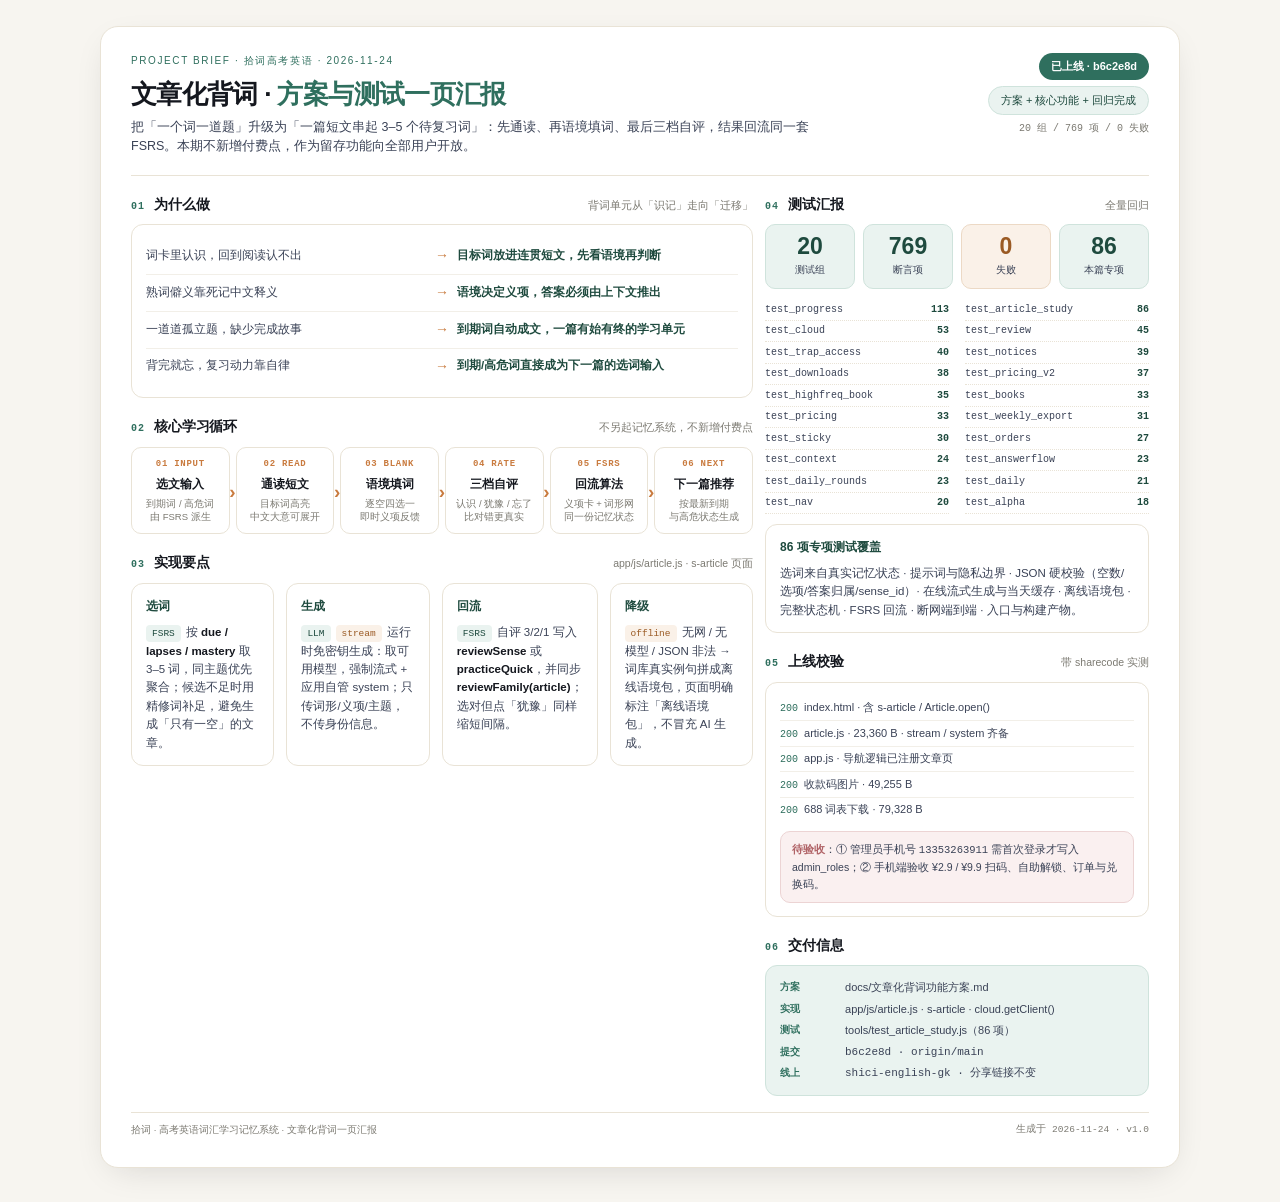
<file: docs/文章化背词一页汇报.html>
<!DOCTYPE html>
<html lang="zh-CN">
<head>
<meta charset="utf-8">
<meta name="viewport" content="width=device-width, initial-scale=1">
<title>拾词 · 文章化背词 · 方案与测试一页汇报</title>
<style>
:root{
  --canvas:#f7f5f0; --card:#fff; --ink:#14171e; --ink-2:#3a4256; --ink-3:#7c7a72;
  --line:#e9e3d6; --line-soft:#f2efe8;
  --primary:#2f6f5e; --primary-deep:#1e4a3e; --primary-tint:#eaf3f0;
  --accent:#c97b3f; --accent-tint:#faf1e8;
  --ok:#2f6f5e; --ok-tint:#eaf3f0; --warn:#b06367; --warn-tint:#faf0f0;
}
*{box-sizing:border-box;margin:0;padding:0}
body{
  font-family:'Outfit','Noto Sans SC','PingFang SC','Hiragino Sans GB',sans-serif;
  background:var(--canvas);color:var(--ink);font-size:13px;line-height:1.55;
  -webkit-font-smoothing:antialiased;padding:26px 18px 40px;
}
.page{max-width:1080px;margin:0 auto;background:var(--card);border:1px solid var(--line);
  border-radius:18px;padding:26px 30px 30px;box-shadow:0 10px 36px -14px rgba(20,23,30,.18)}
.mono{font-family:'JetBrains Mono','SFMono-Regular',Consolas,monospace}

/* ── header ── */
header{display:flex;justify-content:space-between;align-items:flex-start;gap:24px;
  border-bottom:1px solid var(--line);padding-bottom:18px;margin-bottom:18px}
.eyebrow{font-size:10px;letter-spacing:.16em;color:var(--primary);text-transform:uppercase;margin-bottom:9px}
h1{font-size:26px;line-height:1.25;font-weight:700;letter-spacing:-.025em}
h1 em{font-style:normal;color:var(--primary)}
.lede{font-size:12.5px;color:var(--ink-2);margin-top:8px;max-width:56em}
.status{display:flex;flex-direction:column;align-items:flex-end;gap:6px;flex:none}
.badge{font-size:11px;font-weight:700;color:#fff;background:var(--primary);padding:5px 12px;border-radius:99px}
.badge.dim{background:var(--primary-tint);color:var(--primary-deep);border:1px solid #cfe3dc;font-weight:500}
.status .mono{font-size:10px;color:var(--ink-3)}

/* ── sections ── */
.sec{margin-bottom:18px}
.sec-h{display:flex;align-items:baseline;gap:9px;margin-bottom:9px}
.sec-n{font-size:10px;letter-spacing:.1em;color:var(--primary);font-weight:600}
.sec-h h2{font-size:14px;font-weight:700;letter-spacing:-.01em}
.sec-h .note{font-size:10.5px;color:var(--ink-3);margin-left:auto}
.grid{display:grid;gap:12px}
.g-main{grid-template-columns:1.62fr 1fr}
.g3{grid-template-columns:repeat(3,1fr)}
.g4{grid-template-columns:repeat(4,1fr)}
.card{background:#fff;border:1px solid var(--line);border-radius:12px;padding:13px 14px}
.card.tint{background:var(--primary-tint);border-color:#cfe3dc}
.card h3{font-size:12px;font-weight:700;margin-bottom:7px;color:var(--primary-deep)}
.card p{font-size:11.5px;color:var(--ink-2);line-height:1.6}
.card p b{color:var(--ink)}

/* ── pain → response ── */
.pain{display:grid;grid-template-columns:1fr 18px 1fr;gap:6px;align-items:center;
  padding:7px 0;border-bottom:1px solid var(--line-soft);font-size:11.5px}
.pain:last-child{border-bottom:0}
.pain .a{color:var(--ink-2)}
.pain .arrow{color:var(--accent);font-size:14px;text-align:center}
.pain .b{color:var(--primary-deep);font-weight:600}
.tiny{font-size:10px;color:var(--ink-3);letter-spacing:.04em}

/* ── flow ── */
.flow{display:grid;grid-template-columns:repeat(6,1fr);gap:6px}
.step{background:#fff;border:1px solid var(--line);border-radius:10px;padding:10px 8px;position:relative;text-align:center}
.step:not(:last-child)::after{content:'›';position:absolute;right:-7px;top:50%;transform:translateY(-50%);
  color:var(--accent);font-size:19px;font-weight:700;line-height:1;z-index:2}
.step .n{font-size:9px;letter-spacing:.08em;color:var(--accent);font-weight:600}
.step .t{font-size:11.5px;font-weight:700;margin:4px 0 3px;color:var(--ink)}
.step .d{font-size:9.5px;color:var(--ink-3);line-height:1.4}

/* ── pills / kv ── */
.pill{display:inline-block;font-size:9.5px;font-family:'JetBrains Mono',monospace;
  padding:1px 6px;border-radius:4px;background:var(--primary-tint);color:var(--primary-deep);margin-right:5px}
.pill.alt{background:var(--accent-tint);color:#9a5a24}
.kv{display:grid;grid-template-columns:56px 1fr;gap:5px 9px;font-size:11px;line-height:1.5}
.kv dt{font-size:9.5px;letter-spacing:.05em;color:var(--primary);font-weight:600;padding-top:1px}
.kv dd{color:var(--ink-2)}

/* ── test stats ── */
.stats{display:grid;grid-template-columns:repeat(4,1fr);gap:8px}
.stat{background:var(--primary-tint);border:1px solid #cfe3dc;border-radius:10px;padding:10px 6px;text-align:center}
.stat .v{font-size:23px;font-weight:700;line-height:1;color:var(--primary-deep);font-family:'Outfit',sans-serif}
.stat .l{font-size:9.5px;color:var(--ink-2);margin-top:5px}
.stat.z{background:var(--accent-tint);border-color:#ecd9c5}
.stat.z .v{color:#9a5a24}

.testlist{margin-top:10px;display:grid;grid-template-columns:1fr 1fr;gap:0 16px;
  font-size:10px;font-family:'JetBrains Mono',monospace;color:var(--ink-2)}
.testlist div{display:flex;justify-content:space-between;padding:2.5px 0;border-bottom:1px dotted var(--line)}
.testlist b{color:var(--primary-deep);font-weight:600}

.check{font-size:11px;line-height:1.65;color:var(--ink-2)}
.check div{padding:2.5px 0;border-bottom:1px solid var(--line-soft)}
.check div:last-child{border:0}
.check .m{font-family:'JetBrains Mono',monospace;color:var(--primary);font-size:10px;margin-right:6px}
.todo{margin-top:9px;background:var(--warn-tint);border:1px solid #ecd4d4;border-radius:10px;padding:9px 11px;
  font-size:10.5px;color:var(--ink-2);line-height:1.6}
.todo b{color:var(--warn)}

footer{border-top:1px solid var(--line);margin-top:16px;padding-top:10px;
  display:flex;justify-content:space-between;gap:16px;font-size:9.5px;color:var(--ink-3)}
footer .mono{font-size:9.5px}

@media print{
  @page{size:A4 portrait;margin:9mm}
  html,body{padding:0;background:#fff;width:auto}
  /* 保持屏幕端的 1080px 逻辑宽度，整体等比缩放到 A4 可用宽度，
     避免窄栏重排把一页撑成多页 */
  .page{width:1080px;max-width:none;border:0;border-radius:0;box-shadow:none;
        padding:24px 30px 26px;zoom:.40}
}
@media (max-width:760px){
  .g-main,.g3,.g4{grid-template-columns:1fr}
  .flow{grid-template-columns:repeat(2,1fr)}
  .step:not(:last-child)::after{display:none}
  header{flex-direction:column}
  .status{align-items:flex-start}
  .testlist{grid-template-columns:1fr}
}
</style>
</head>
<body>
<div class="page">

<header>
  <div>
    <div class="eyebrow">PROJECT BRIEF · 拾词高考英语 · 2026-11-24</div>
    <h1>文章化背词 · <em>方案与测试一页汇报</em></h1>
    <p class="lede">把「一个词一道题」升级为「一篇短文串起 3–5 个待复习词」：先通读、再语境填词、最后三档自评，结果回流同一套 FSRS。本期不新增付费点，作为留存功能向全部用户开放。</p>
  </div>
  <div class="status">
    <span class="badge">已上线 · b6c2e8d</span>
    <span class="badge dim">方案 + 核心功能 + 回归完成</span>
    <span class="mono">20 组 / 769 项 / 0 失败</span>
  </div>
</header>

<div class="grid g-main">

  <!-- 左主栏 -->
  <div>
    <section class="sec">
      <div class="sec-h"><span class="sec-n mono">01</span><h2>为什么做</h2><span class="note">背词单元从「识记」走向「迁移」</span></div>
      <div class="card">
        <div class="pain"><span class="a">词卡里认识，回到阅读认不出</span><span class="arrow">→</span><span class="b">目标词放进连贯短文，先看语境再判断</span></div>
        <div class="pain"><span class="a">熟词僻义靠死记中文释义</span><span class="arrow">→</span><span class="b">语境决定义项，答案必须由上下文推出</span></div>
        <div class="pain"><span class="a">一道道孤立题，缺少完成故事</span><span class="arrow">→</span><span class="b">到期词自动成文，一篇有始有终的学习单元</span></div>
        <div class="pain"><span class="a">背完就忘，复习动力靠自律</span><span class="arrow">→</span><span class="b">到期/高危词直接成为下一篇的选词输入</span></div>
      </div>
    </section>

    <section class="sec">
      <div class="sec-h"><span class="sec-n mono">02</span><h2>核心学习循环</h2><span class="note">不另起记忆系统，不新增付费点</span></div>
      <div class="flow">
        <div class="step"><div class="n mono">01 INPUT</div><div class="t">选文输入</div><div class="d">到期词 / 高危词<br>由 FSRS 派生</div></div>
        <div class="step"><div class="n mono">02 READ</div><div class="t">通读短文</div><div class="d">目标词高亮<br>中文大意可展开</div></div>
        <div class="step"><div class="n mono">03 BLANK</div><div class="t">语境填词</div><div class="d">逐空四选一<br>即时义项反馈</div></div>
        <div class="step"><div class="n mono">04 RATE</div><div class="t">三档自评</div><div class="d">认识 / 犹豫 / 忘了<br>比对错更真实</div></div>
        <div class="step"><div class="n mono">05 FSRS</div><div class="t">回流算法</div><div class="d">义项卡 + 词形网<br>同一份记忆状态</div></div>
        <div class="step"><div class="n mono">06 NEXT</div><div class="t">下一篇推荐</div><div class="d">按最新到期<br>与高危状态生成</div></div>
      </div>
    </section>

    <section class="sec">
      <div class="sec-h"><span class="sec-n mono">03</span><h2>实现要点</h2><span class="note">app/js/article.js · s-article 页面</span></div>
      <div class="grid g4">
        <div class="card">
          <h3>选词</h3>
          <p><span class="pill">FSRS</span>按 <b>due / lapses / mastery</b> 取 3–5 词，同主题优先聚合；候选不足时用精修词补足，避免生成「只有一空」的文章。</p>
        </div>
        <div class="card">
          <h3>生成</h3>
          <p><span class="pill">LLM</span><span class="pill alt">stream</span>运行时免密钥生成：取可用模型，强制流式 + 应用自管 system；只传词形/义项/主题，不传身份信息。</p>
        </div>
        <div class="card">
          <h3>回流</h3>
          <p><span class="pill">FSRS</span>自评 3/2/1 写入 <b>reviewSense</b> 或 <b>practiceQuick</b>，并同步 <b>reviewFamily(article)</b>；选对但点「犹豫」同样缩短间隔。</p>
        </div>
        <div class="card">
          <h3>降级</h3>
          <p><span class="pill alt">offline</span>无网 / 无模型 / JSON 非法 → 词库真实例句拼成离线语境包，页面明确标注「离线语境包」，不冒充 AI 生成。</p>
        </div>
      </div>
    </section>
  </div>

  <!-- 右栏 -->
  <div>
    <section class="sec">
      <div class="sec-h"><span class="sec-n mono">04</span><h2>测试汇报</h2><span class="note">全量回归</span></div>
      <div class="stats">
        <div class="stat"><div class="v">20</div><div class="l">测试组</div></div>
        <div class="stat"><div class="v">769</div><div class="l">断言项</div></div>
        <div class="stat z"><div class="v">0</div><div class="l">失败</div></div>
        <div class="stat"><div class="v">86</div><div class="l">本篇专项</div></div>
      </div>
      <div class="testlist">
        <div><span>test_progress</span><b>113</b></div>
        <div><span>test_article_study</span><b>86</b></div>
        <div><span>test_cloud</span><b>53</b></div>
        <div><span>test_review</span><b>45</b></div>
        <div><span>test_trap_access</span><b>40</b></div>
        <div><span>test_notices</span><b>39</b></div>
        <div><span>test_downloads</span><b>38</b></div>
        <div><span>test_pricing_v2</span><b>37</b></div>
        <div><span>test_highfreq_book</span><b>35</b></div>
        <div><span>test_books</span><b>33</b></div>
        <div><span>test_pricing</span><b>33</b></div>
        <div><span>test_weekly_export</span><b>31</b></div>
        <div><span>test_sticky</span><b>30</b></div>
        <div><span>test_orders</span><b>27</b></div>
        <div><span>test_context</span><b>24</b></div>
        <div><span>test_answerflow</span><b>23</b></div>
        <div><span>test_daily_rounds</span><b>23</b></div>
        <div><span>test_daily</span><b>21</b></div>
        <div><span>test_nav</span><b>20</b></div>
        <div><span>test_alpha</span><b>18</b></div>
      </div>
      <div class="card" style="margin-top:10px">
        <h3>86 项专项测试覆盖</h3>
        <p>选词来自真实记忆状态 · 提示词与隐私边界 · JSON 硬校验（空数/选项/答案归属/sense_id）· 在线流式生成与当天缓存 · 离线语境包 · 完整状态机 · FSRS 回流 · 断网端到端 · 入口与构建产物。</p>
      </div>
    </section>

    <section class="sec">
      <div class="sec-h"><span class="sec-n mono">05</span><h2>上线校验</h2><span class="note">带 sharecode 实测</span></div>
      <div class="card">
        <div class="check">
          <div><span class="m">200</span>index.html · 含 s-article / Article.open()</div>
          <div><span class="m">200</span>article.js · 23,360 B · stream / system 齐备</div>
          <div><span class="m">200</span>app.js · 导航逻辑已注册文章页</div>
          <div><span class="m">200</span>收款码图片 · 49,255 B</div>
          <div><span class="m">200</span>688 词表下载 · 79,328 B</div>
        </div>
        <div class="todo">
          <b>待验收</b>：① 管理员手机号 <span class="mono">13353263911</span> 需首次登录才写入 admin_roles；② 手机端验收 ¥2.9 / ¥9.9 扫码、自助解锁、订单与兑换码。
        </div>
      </div>
    </section>

    <section class="sec" style="margin-bottom:0">
      <div class="sec-h"><span class="sec-n mono">06</span><h2>交付信息</h2></div>
      <div class="card tint">
        <dl class="kv">
          <dt>方案</dt><dd>docs/文章化背词功能方案.md</dd>
          <dt>实现</dt><dd>app/js/article.js · s-article · cloud.getClient()</dd>
          <dt>测试</dt><dd>tools/test_article_study.js（86 项）</dd>
          <dt>提交</dt><dd class="mono">b6c2e8d · origin/main</dd>
          <dt>线上</dt><dd class="mono">shici-english-gk · 分享链接不变</dd>
        </dl>
      </div>
    </section>
  </div>
</div>

<footer>
  <span>拾词 · 高考英语词汇学习记忆系统 · 文章化背词一页汇报</span>
  <span class="mono">生成于 2026-11-24 · v1.0</span>
</footer>

</div>
</body>
</html>
</file>
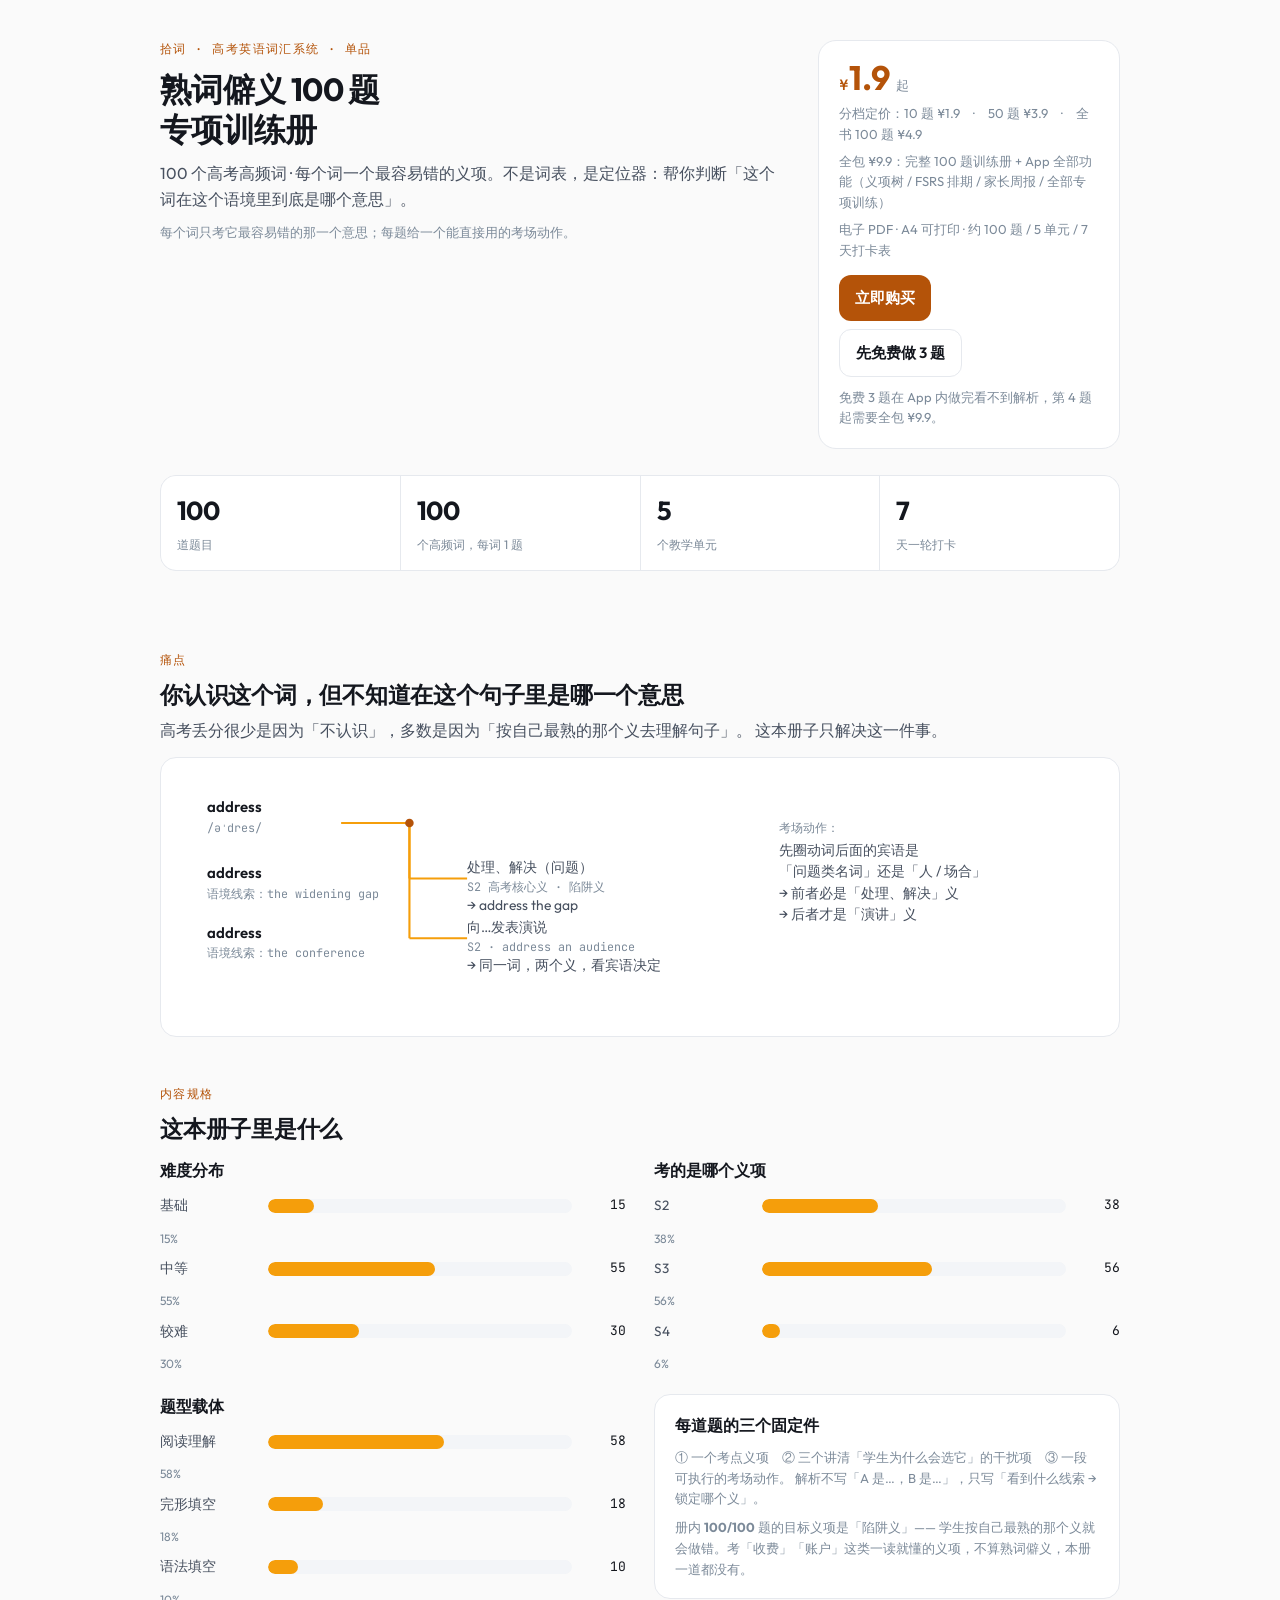
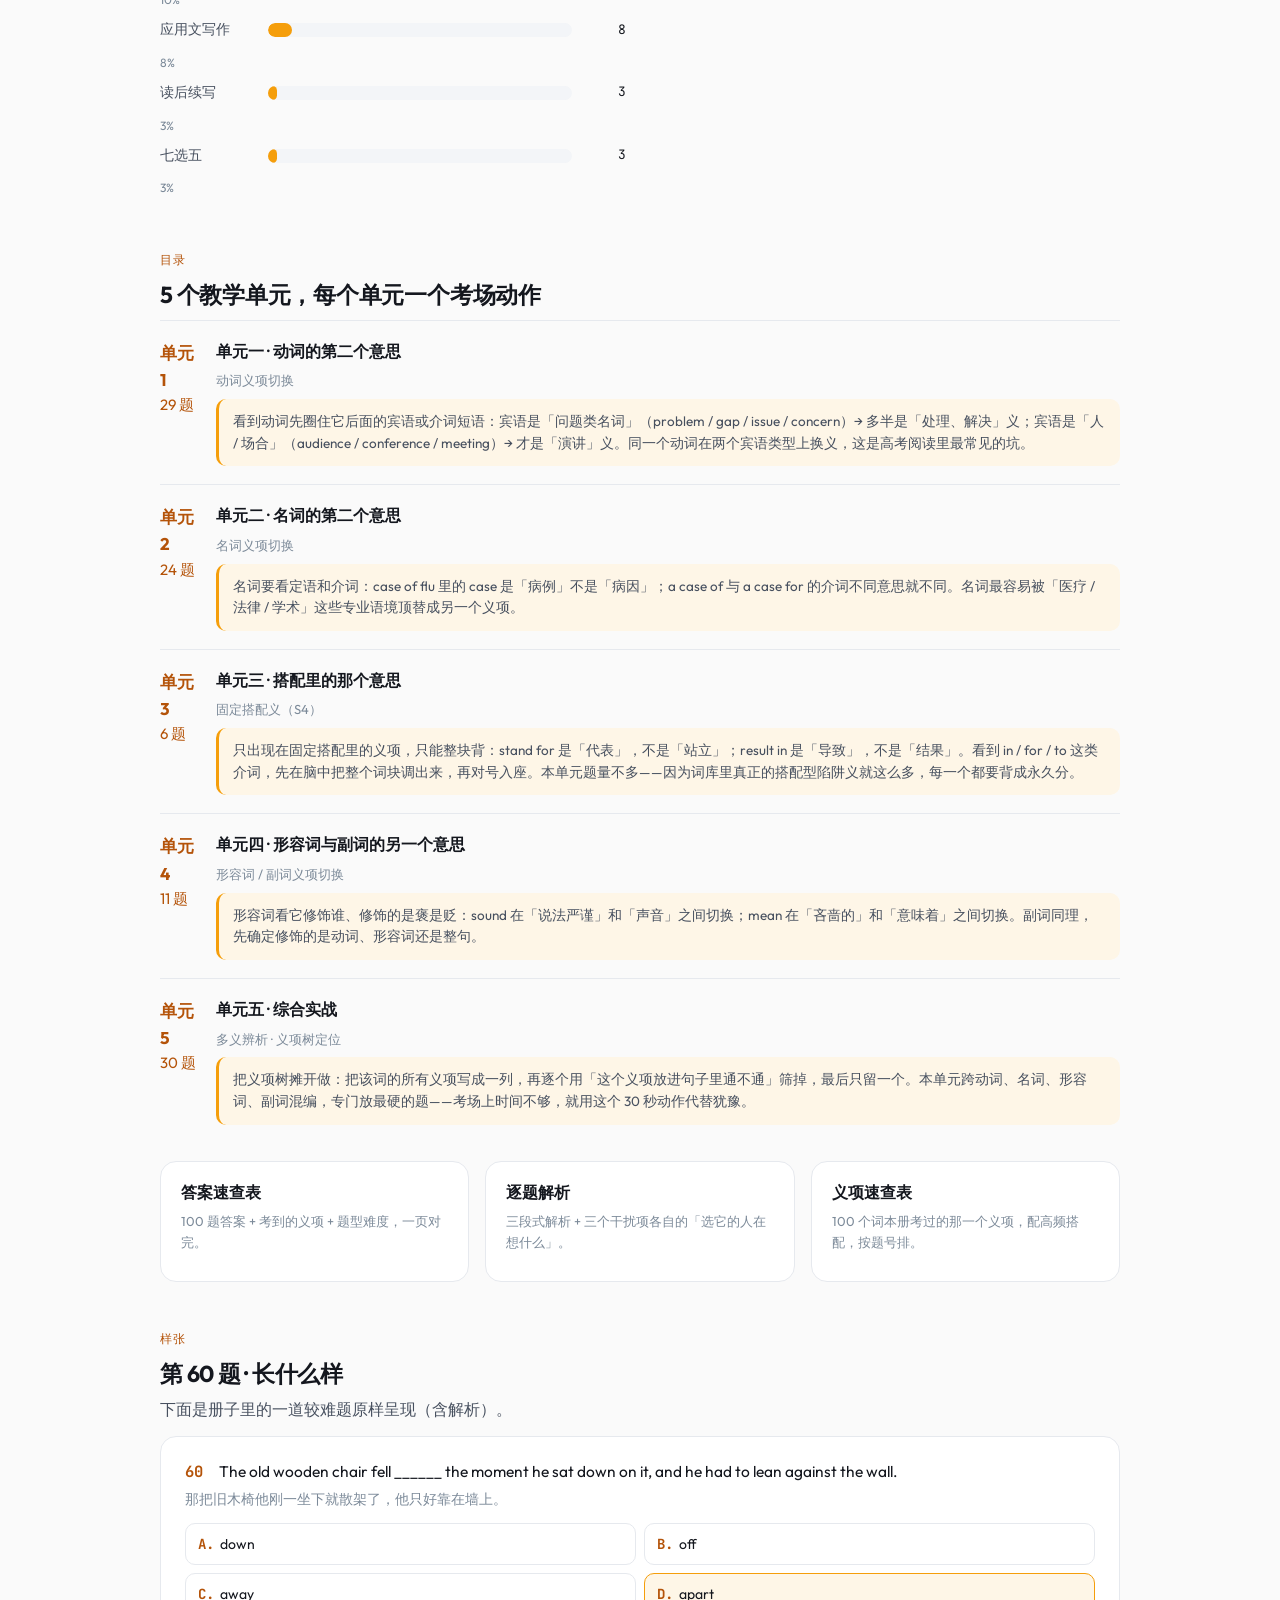
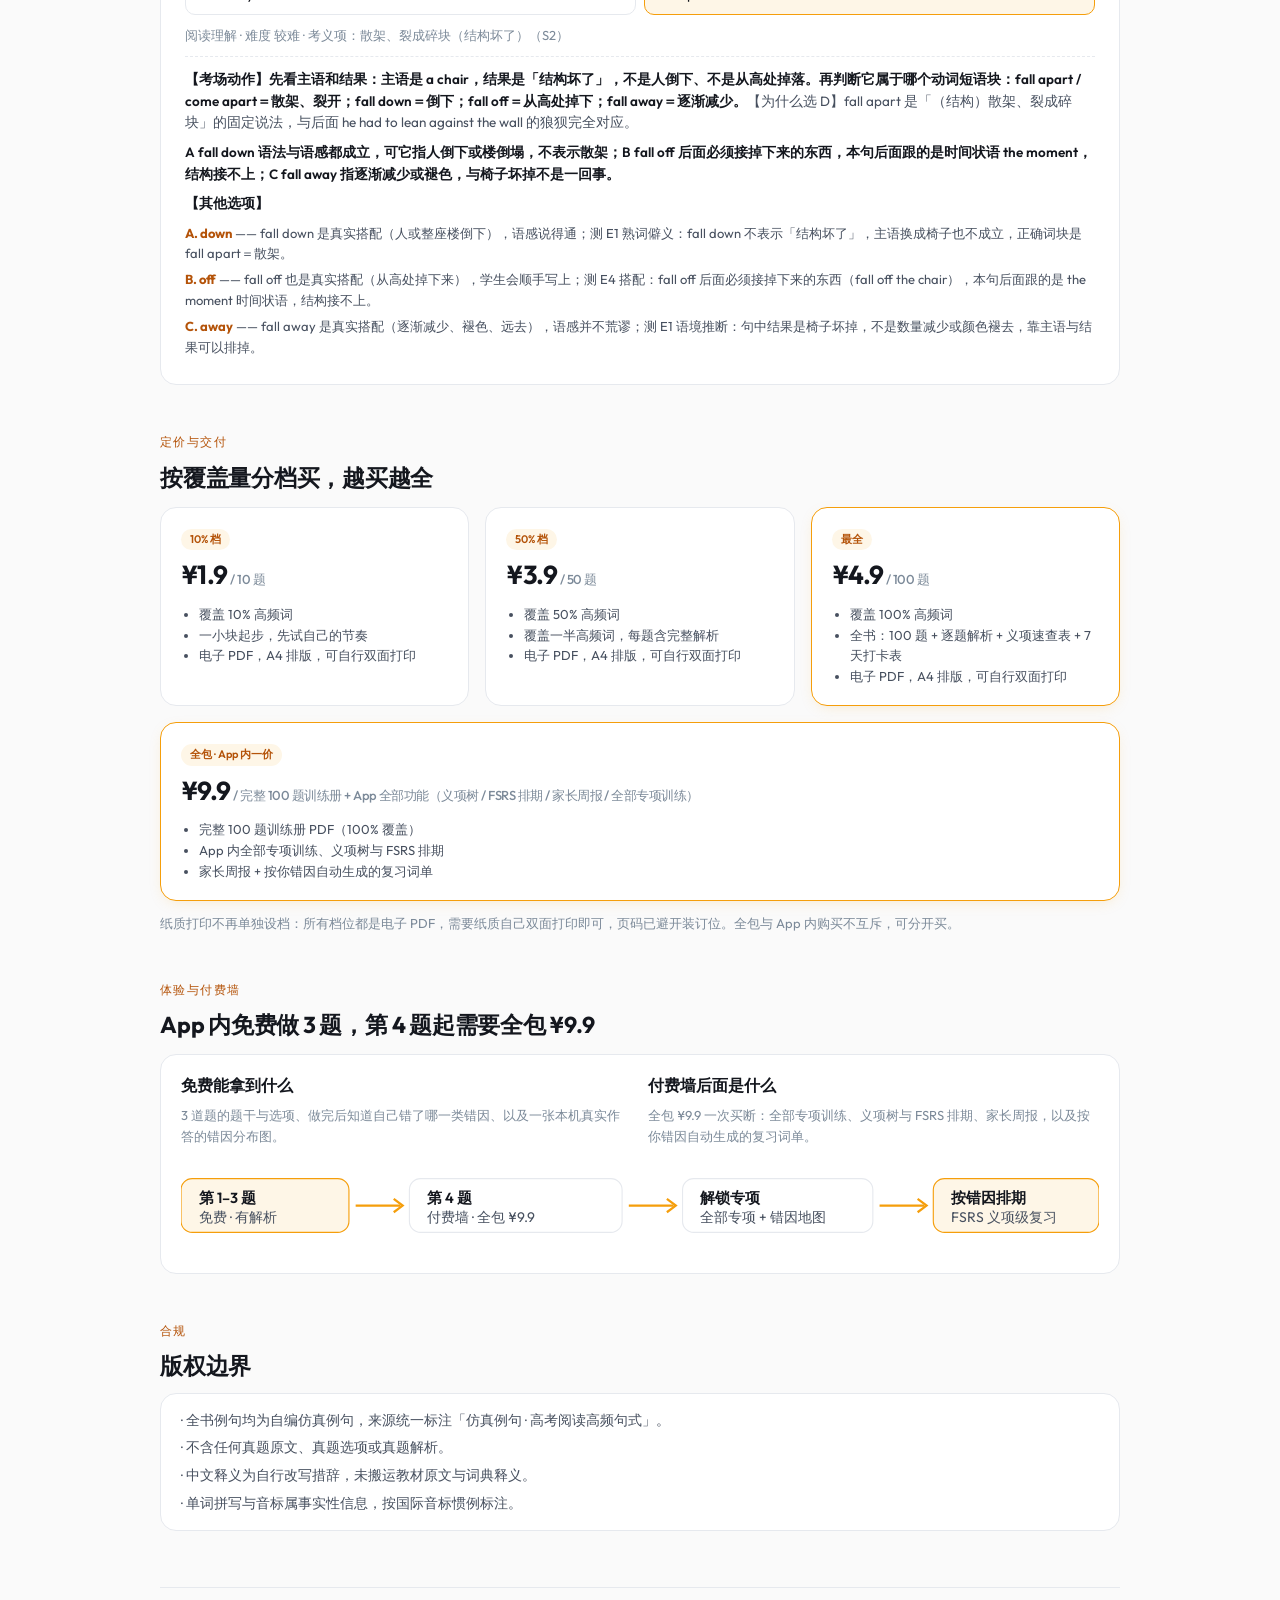
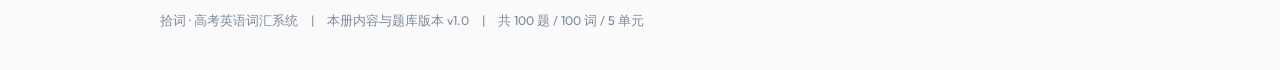
<file: docs/熟词僻义100题专项训练册-详情页.html>
<!DOCTYPE html>
<html lang="zh-CN">
<head>
<meta charset="UTF-8">
<meta name="viewport" content="width=device-width, initial-scale=1">
<title>熟词僻义 100 题专项训练册 · 拾词</title>
<link href="https://fonts.googleapis.com/css2?family=Outfit:wght@400;500;600;700&family=JetBrains+Mono:wght@400;500&display=swap" rel="stylesheet">
<style>
:root {
  --accent: #f59e0b;
  --accent-deep: #b45309;
  --accent-tint: #fef6e7;
  --ink: #14171e;
  --ink-2: #47505f;
  --muted: #7c8a99;
  --line: #e6e9ee;
  --line-2: #f3f5f8;
  --bg: #fafafa;
  --card: #ffffff;
}
* { -webkit-print-color-adjust: exact; print-color-adjust: exact; }
body {
  margin: 0; background: var(--bg); color: var(--ink);
  font-family: 'Outfit', -apple-system, 'PingFang SC', 'Noto Sans SC', sans-serif;
  font-size: 15px; line-height: 1.6;
}
.wrap { max-width: 960px; margin: 0 auto; padding: 0 24px; }
.mono { font-family: 'JetBrains Mono', monospace; }
section { margin: 48px 0; }
.eyebrow { font-family: 'JetBrains Mono', monospace; font-size: 12px; letter-spacing: .12em;
  text-transform: uppercase; color: var(--accent-deep); margin: 0 0 10px; }
h1 { font-size: 32px; line-height: 1.25; margin: 0 0 12px; letter-spacing: -.02em; font-weight: 700; }
h2 { font-size: 23px; line-height: 1.3; margin: 0 0 8px; letter-spacing: -.01em; font-weight: 700; }
h3 { font-size: 16px; margin: 0 0 6px; font-weight: 600; }
p { margin: 0 0 10px; }
.lead { font-size: 16px; color: var(--ink-2); }
.muted { color: var(--muted); font-size: 13px; }

/* hero */
.hero { padding: 40px 0 32px; }
.hero-grid { display: grid; grid-template-columns: 1.35fr .65fr; gap: 32px; align-items: start; }
.price { background: var(--card); border: 1px solid var(--line); border-radius: 18px; padding: 20px; }
.price .now { font-size: 34px; font-weight: 700; color: var(--accent-deep); line-height: 1; }
.price .now small { font-size: 15px; font-weight: 500; }
.price .was { color: var(--muted); text-decoration: line-through; font-size: 13px; margin-left: 8px; }
.price .from { color: var(--muted); font-size: 13px; margin-left: 6px; }
.cta { display: block; margin-top: 14px; text-align: center; background: var(--accent-deep); color: #fff;
  border-radius: 12px; padding: 13px 16px; font-weight: 600; border: 0; cursor: pointer;
  font-family: inherit; font-size: 15px; transition: filter .18s; }
.cta:hover { filter: brightness(1.08); }
.cta.ghost { background: var(--card); color: var(--ink); border: 1px solid var(--line); margin-top: 8px; }
.kpis { display: grid; grid-template-columns: repeat(4, 1fr); gap: 1px; background: var(--line);
  border: 1px solid var(--line); border-radius: 16px; overflow: hidden; margin: 26px 0 0; }
.kpi { background: var(--card); padding: 14px 16px; }
.kpi b { display: block; font-size: 26px; font-weight: 700; letter-spacing: -.02em; }
.kpi span { font-size: 12px; color: var(--muted); }

/* bench */
.bench { display: grid; grid-template-columns: 96px 1fr 42px; gap: 12px; align-items: center;
  padding: 5px 0; }
.bench-label { font-size: 13.5px; color: var(--ink-2); }
.bench-track { height: 14px; background: var(--line-2); border-radius: 7px; overflow: hidden; }
.bench-fill { height: 100%; background: var(--accent); border-radius: 7px; }
.bench-val { font-family: 'JetBrains Mono', monospace; font-size: 13px; text-align: right; color: var(--ink); }
.bench-note { font-size: 12px; color: var(--muted); }
.cols2 { display: grid; grid-template-columns: 1fr 1fr; gap: 28px; }

/* cards */
.card { background: var(--card); border: 1px solid var(--line); border-radius: 16px; padding: 18px 20px; }
.grid2 { display: grid; grid-template-columns: 1fr 1fr; gap: 16px; }
.grid3 { display: grid; grid-template-columns: repeat(3, 1fr); gap: 16px; }
.icon { width: 20px; height: 20px; color: var(--accent-deep); }

/* 单元 */
.unit { display: grid; grid-template-columns: 40px 1fr; gap: 16px; padding: 18px 0;
  border-top: 1px solid var(--line); }
.unit-no { font-family: 'JetBrains Mono', font-size: 13px; color: var(--accent-deep); }
.unit-no b { display: block; font-size: 17px; font-weight: 700; letter-spacing: -.02em; }
.action { background: var(--accent-tint); border-left: 3px solid var(--accent); border-radius: 10px;
  padding: 12px 14px; font-size: 13.5px; color: var(--ink-2); margin-top: 8px; }

/* 样张 */
.sample { background: var(--card); border: 1px solid var(--line); border-radius: 16px; padding: 22px 24px; }
.sample .stem { font-size: 15.5px; line-height: 1.65; margin-bottom: 4px; }
.sample .cn { font-size: 13.5px; color: var(--muted); margin-bottom: 12px; }
.opts { display: grid; grid-template-columns: 1fr 1fr; gap: 8px; margin-bottom: 10px; }
.opt { border: 1px solid var(--line); border-radius: 10px; padding: 9px 12px; font-size: 14px; }
.opt b { font-family: 'JetBrains Mono'; color: var(--accent-deep); margin-right: 6px; }
.opt.right { background: var(--accent-tint); border-color: var(--accent); }
.exp { border-top: 1px dashed var(--line); padding-top: 12px; font-size: 13.5px; color: var(--ink-2); }
.exp p { margin: 0 0 8px; }
.exp .seg { font-weight: 600; color: var(--ink); }
.dis { margin: 6px 0 0; padding-left: 0; list-style: none; font-size: 13px; color: var(--ink-2); }
.dis li { margin-bottom: 5px; }
.dis b { color: var(--accent-deep); }

/* 表 */
table { width: 100%; border-collapse: collapse; font-size: 13.5px; }
th { text-align: left; font-weight: 600; color: var(--ink); background: var(--accent-tint);
  padding: 8px 10px; border-bottom: 1px solid var(--line); }
td { padding: 8px 10px; border-bottom: 1px solid var(--line-2); vertical-align: top; }
tr:nth-child(even) td { background: #fcfcfd; }

/* 定价 */
.tiers { display: grid; grid-template-columns: repeat(3, 1fr); gap: 16px; }
.tier { background: var(--card); border: 1px solid var(--line); border-radius: 16px; padding: 18px 20px; }
.tier.hot { border-color: var(--accent); box-shadow: 0 4px 16px -6px rgba(245,158,11,.25); }
.tier .p { font-size: 26px; font-weight: 700; letter-spacing: -.02em; margin: 4px 0 6px; }
.tier .p small { font-size: 13px; font-weight: 500; color: var(--muted); }
.tier ul { margin: 8px 0 0; padding-left: 18px; font-size: 13px; color: var(--ink-2); }
.badge { display: inline-block; font-size: 11px; font-weight: 600; color: var(--accent-deep);
  background: var(--accent-tint); border-radius: 999px; padding: 2px 9px; }

.foot { border-top: 1px solid var(--line); margin-top: 56px; padding: 22px 0 40px;
  font-size: 12.5px; color: var(--muted); }
.notice { background: var(--card); border: 1px solid var(--line); border-radius: 16px; padding: 16px 20px;
  font-size: 13.5px; color: var(--ink-2); }
@media (max-width: 820px) {
  .hero-grid, .cols2, .grid2, .grid3, .tiers { grid-template-columns: 1fr; }
  .kpis { grid-template-columns: 1fr 1fr; }
  h1 { font-size: 26px; }
  h2 { font-size: 20px; }
}
</style>
</head>
<body>
<div class="wrap">

  <div class="hero">
    <div class="hero-grid">
      <div>
        <p class="eyebrow">拾词 · 高考英语词汇系统 · 单品</p>
        <h1>熟词僻义 100 题<br>专项训练册</h1>
        <p class="lead">100 个高考高频词 · 每个词一个最容易错的义项。不是词表，是定位器：帮你判断「这个词在这个语境里到底是哪个意思」。</p>
        <p class="muted">每个词只考它最容易错的那一个意思；每题给一个能直接用的考场动作。</p>
      </div>
      <div class="price">
        <div><span class="now"><small>¥</small>1.9</span><span class="from">起</span></div>
        <p class="muted" style="margin:6px 0 0">分档定价：10 题 ¥1.9　·　50 题 ¥3.9　·　全书 100 题 ¥4.9</p>
        <p class="muted" style="margin:6px 0 0">全包 ¥9.9：完整 100 题训练册 + App 全部功能（义项树 / FSRS 排期 / 家长周报 / 全部专项训练）</p>
        <p class="muted" style="margin:6px 0 0">电子 PDF · A4 可打印 · 约 100 题 / 5 单元 / 7 天打卡表</p>
        <button class="cta">立即购买</button>
        <button class="cta ghost">先免费做 3 题</button>
        <p class="muted" style="margin:10px 0 0">免费 3 题在 App 内做完看不到解析，第 4 题起需要全包 ¥9.9。</p>
      </div>
    </div>
    <div class="kpis">
      <div class="kpi"><b>100</b><span>道题目</span></div>
      <div class="kpi"><b>100</b><span>个高频词，每词 1 题</span></div>
      <div class="kpi"><b>5</b><span>个教学单元</span></div>
      <div class="kpi"><b>7</b><span>天一轮打卡</span></div>
    </div>
  </div>

  <section>
    <p class="eyebrow">痛点</p>
    <h2>你认识这个词，但不知道在这个句子里是哪一个意思</h2>
    <p class="lead">高考丢分很少是因为「不认识」，多数是因为「按自己最熟的那个义去理解句子」。
       这本册子只解决这一件事。</p>
    <div class="card" style="margin-top:14px">
      <svg viewBox="0 0 860 220" width="100%" role="img" aria-label="义项树示意：同一个词在不同语境下锁定不同义项">
        <defs>
          <style>
            .tn { font-family: 'Outfit','PingFang SC',sans-serif; font-size: 13px; fill: #47505f; }
            .tw { font-family: 'Outfit','PingFang SC',sans-serif; font-size: 14px; fill: #14171e; font-weight: 600; }
            .tk { font-family: 'JetBrains Mono',monospace; font-size: 11px; fill: #7c8a99; }
          </style>
        </defs>
        <rect x="0" y="0" width="860" height="220" fill="none"/>
        <text class="tw" x="24" y="34">address</text>
        <text class="tk" x="24" y="52">/əˈdres/</text>
        <path d="M150 44 L214 44" stroke="#f59e0b" stroke-width="2"/>
        <path d="M214 44 L214 96" stroke="#f59e0b" stroke-width="2"/>
        <path d="M214 44 L214 152" stroke="#f59e0b" stroke-width="2"/>
        <path d="M214 96 L268 96" stroke="#f59e0b" stroke-width="2"/>
        <path d="M214 152 L268 152" stroke="#f59e0b" stroke-width="2"/>
        <circle cx="214" cy="44" r="4" fill="#b45309"/>
        <text class="tw" x="24" y="96">address</text>
        <text class="tk" x="24" y="114">语境线索：the widening gap</text>
        <text class="tn" x="268" y="90">处理、解决（问题）</text>
        <text class="tk" x="268" y="108">S2 高考核心义 · 陷阱义</text>
        <text class="tn" x="268" y="126">→ address the gap</text>
        <text class="tw" x="24" y="152">address</text>
        <text class="tk" x="24" y="170">语境线索：the conference</text>
        <text class="tn" x="268" y="146">向…发表演说</text>
        <text class="tk" x="268" y="164">S2 · address an audience</text>
        <text class="tn" x="268" y="182">→ 同一词，两个义，看宾语决定</text>
        <text class="tk" x="560" y="52">考场动作：</text>
        <text class="tn" x="560" y="74">先圈动词后面的宾语是</text>
        <text class="tn" x="560" y="94">「问题类名词」还是「人 / 场合」</text>
        <text class="tn" x="560" y="114">→ 前者必是「处理、解决」义</text>
        <text class="tn" x="560" y="134">→ 后者才是「演讲」义</text>
      </svg>
    </div>
  </section>

  <section>
    <p class="eyebrow">内容规格</p>
    <h2>这本册子里是什么</h2>
    <div class="cols2" style="margin-top:14px">
      <div>
        <h3>难度分布</h3>
        <div class="bench"><span class="bench-label">基础</span><div class="bench-track"><div class="bench-fill" style="width:15.0%"></div></div><span class="bench-val">15</span><span class="bench-note">15%</span></div><div class="bench"><span class="bench-label">中等</span><div class="bench-track"><div class="bench-fill" style="width:55.0%"></div></div><span class="bench-val">55</span><span class="bench-note">55%</span></div><div class="bench"><span class="bench-label">较难</span><div class="bench-track"><div class="bench-fill" style="width:30.0%"></div></div><span class="bench-val">30</span><span class="bench-note">30%</span></div>
        <h3 style="margin-top:16px">题型载体</h3>
        <div class="bench"><span class="bench-label">阅读理解</span><div class="bench-track"><div class="bench-fill" style="width:58.0%"></div></div><span class="bench-val">58</span><span class="bench-note">58%</span></div><div class="bench"><span class="bench-label">完形填空</span><div class="bench-track"><div class="bench-fill" style="width:18.0%"></div></div><span class="bench-val">18</span><span class="bench-note">18%</span></div><div class="bench"><span class="bench-label">语法填空</span><div class="bench-track"><div class="bench-fill" style="width:10.0%"></div></div><span class="bench-val">10</span><span class="bench-note">10%</span></div><div class="bench"><span class="bench-label">应用文写作</span><div class="bench-track"><div class="bench-fill" style="width:8.0%"></div></div><span class="bench-val">8</span><span class="bench-note">8%</span></div><div class="bench"><span class="bench-label">读后续写</span><div class="bench-track"><div class="bench-fill" style="width:3.0%"></div></div><span class="bench-val">3</span><span class="bench-note">3%</span></div><div class="bench"><span class="bench-label">七选五</span><div class="bench-track"><div class="bench-fill" style="width:3.0%"></div></div><span class="bench-val">3</span><span class="bench-note">3%</span></div>
      </div>
      <div>
        <h3>考的是哪个义项</h3>
        <div class="bench"><span class="bench-label">S2</span><div class="bench-track"><div class="bench-fill" style="width:38.0%"></div></div><span class="bench-val">38</span><span class="bench-note">38%</span></div><div class="bench"><span class="bench-label">S3</span><div class="bench-track"><div class="bench-fill" style="width:56.0%"></div></div><span class="bench-val">56</span><span class="bench-note">56%</span></div><div class="bench"><span class="bench-label">S4</span><div class="bench-track"><div class="bench-fill" style="width:6.0%"></div></div><span class="bench-val">6</span><span class="bench-note">6%</span></div>
        <div class="card" style="margin-top:16px">
          <h3>每道题的三个固定件</h3>
          <p class="muted" style="margin:8px 0 0">
            ① 一个考点义项　② 三个讲清「学生为什么会选它」的干扰项　③ 一段可执行的考场动作。
            解析不写「A 是…，B 是…」，只写「看到什么线索 → 锁定哪个义」。
          </p>
          <p class="muted" style="margin:8px 0 0">
            册内 <b>100/100</b> 题的目标义项是「陷阱义」——
            学生按自己最熟的那个义就会做错。考「收费」「账户」这类一读就懂的义项，不算熟词僻义，本册一道都没有。
          </p>
        </div>
      </div>
    </div>
  </section>

  <section>
    <p class="eyebrow">目录</p>
    <h2>5 个教学单元，每个单元一个考场动作</h2>
    <div style="margin-top:10px">
      <div class="unit">
        <div class="unit-no"><b>单元 1</b>29 题</div>
        <div>
          <h3>单元一 · 动词的第二个意思</h3>
          <p class="muted" style="margin:0">动词义项切换</p>
          <div class="action">看到动词先圈住它后面的宾语或介词短语：宾语是「问题类名词」（problem / gap / issue / concern）→ 多半是「处理、解决」义；宾语是「人 / 场合」（audience / conference / meeting）→ 才是「演讲」义。同一个动词在两个宾语类型上换义，这是高考阅读里最常见的坑。</div>
        </div>
      </div><div class="unit">
        <div class="unit-no"><b>单元 2</b>24 题</div>
        <div>
          <h3>单元二 · 名词的第二个意思</h3>
          <p class="muted" style="margin:0">名词义项切换</p>
          <div class="action">名词要看定语和介词：case of flu 里的 case 是「病例」不是「病因」；a case of 与 a case for 的介词不同意思就不同。名词最容易被「医疗 / 法律 / 学术」这些专业语境顶替成另一个义项。</div>
        </div>
      </div><div class="unit">
        <div class="unit-no"><b>单元 3</b>6 题</div>
        <div>
          <h3>单元三 · 搭配里的那个意思</h3>
          <p class="muted" style="margin:0">固定搭配义（S4）</p>
          <div class="action">只出现在固定搭配里的义项，只能整块背：stand for 是「代表」，不是「站立」；result in 是「导致」，不是「结果」。看到 in / for / to 这类介词，先在脑中把整个词块调出来，再对号入座。本单元题量不多——因为词库里真正的搭配型陷阱义就这么多，每一个都要背成永久分。</div>
        </div>
      </div><div class="unit">
        <div class="unit-no"><b>单元 4</b>11 题</div>
        <div>
          <h3>单元四 · 形容词与副词的另一个意思</h3>
          <p class="muted" style="margin:0">形容词 / 副词义项切换</p>
          <div class="action">形容词看它修饰谁、修饰的是褒是贬：sound 在「说法严谨」和「声音」之间切换；mean 在「吝啬的」和「意味着」之间切换。副词同理，先确定修饰的是动词、形容词还是整句。</div>
        </div>
      </div><div class="unit">
        <div class="unit-no"><b>单元 5</b>30 题</div>
        <div>
          <h3>单元五 · 综合实战</h3>
          <p class="muted" style="margin:0">多义辨析 · 义项树定位</p>
          <div class="action">把义项树摊开做：把该词的所有义项写成一列，再逐个用「这个义项放进句子里通不通」筛掉，最后只留一个。本单元跨动词、名词、形容词、副词混编，专门放最硬的题——考场上时间不够，就用这个 30 秒动作代替犹豫。</div>
        </div>
      </div>
    </div>
    <div class="grid3" style="margin-top:18px">
      <div class="card"><h3>答案速查表</h3><p class="muted">100 题答案 + 考到的义项 + 题型难度，一页对完。</p></div>
      <div class="card"><h3>逐题解析</h3><p class="muted">三段式解析 + 三个干扰项各自的「选它的人在想什么」。</p></div>
      <div class="card"><h3>义项速查表</h3><p class="muted">100 个词本册考过的那一个义项，配高频搭配，按题号排。</p></div>
    </div>
  </section>

  <section>
    <p class="eyebrow">样张</p>
    <h2>第 60 题 · 长什么样</h2>
    <p class="lead">下面是册子里的一道较难题原样呈现（含解析）。</p>
    <div class="sample" style="margin-top:14px">
      <div class="stem"><b class="mono" style="color:var(--accent-deep)">60</b>　The old wooden chair fell ______ the moment he sat down on it, and he had to lean against the wall.</div>
      <div class="cn">那把旧木椅他刚一坐下就散架了，他只好靠在墙上。</div>
      <div class="opts">
        <div class="opt"><b>A.</b>down</div><div class="opt"><b>B.</b>off</div><div class="opt"><b>C.</b>away</div><div class="opt right"><b>D.</b>apart</div>
      </div>
      <p class="muted" style="margin:0 0 10px">
        阅读理解 · 难度 较难
         · 考义项：散架、裂成碎块（结构坏了）（S2）
      </p>
      <div class="exp">
        <p><span class="seg">【考场动作】先看主语和结果：主语是 a chair，结果是「结构坏了」，不是人倒下、不是从高处掉落。再判断它属于哪个动词短语块：fall apart / come apart＝散架、裂开；fall down＝倒下；fall off＝从高处掉下；fall away＝逐渐减少。</span>【为什么选 D】fall apart 是「（结构）散架、裂成碎块」的固定说法，与后面 he had to lean against the wall 的狼狈完全对应。</p><p><span class="seg">A fall down 语法与语感都成立，可它指人倒下或楼倒塌，不表示散架；B fall off 后面必须接掉下来的东西，本句后面跟的是时间状语 the moment，结构接不上；C fall away 指逐渐减少或褪色，与椅子坏掉不是一回事。</span></p>
        <p><span class="seg">【其他选项】</span></p>
        <ul class="dis">
          <li><b>A. down</b> —— fall down 是真实搭配（人或整座楼倒下），语感说得通；测 E1 熟词僻义：fall down 不表示「结构坏了」，主语换成椅子也不成立，正确词块是 fall apart＝散架。</li><li><b>B. off</b> —— fall off 也是真实搭配（从高处掉下来），学生会顺手写上；测 E4 搭配：fall off 后面必须接掉下来的东西（fall off the chair），本句后面跟的是 the moment 时间状语，结构接不上。</li><li><b>C. away</b> —— fall away 是真实搭配（逐渐减少、褪色、远去），语感并不荒谬；测 E1 语境推断：句中结果是椅子坏掉，不是数量减少或颜色褪去，靠主语与结果可以排掉。</li>
        </ul>
      </div>
    </div>
  </section>

  <section>
    <p class="eyebrow">定价与交付</p>
    <h2>按覆盖量分档买，越买越全</h2>
    <div class="tiers" style="margin-top:14px">
      <div class="tier">
        <span class="badge">10% 档</span>
        <div class="p">¥1.9<small> / 10 题</small></div>
        <ul><li>覆盖 10% 高频词</li><li>一小块起步，先试自己的节奏</li><li>电子 PDF，A4 排版，可自行双面打印</li></ul>
      </div>
      <div class="tier">
        <span class="badge">50% 档</span>
        <div class="p">¥3.9<small> / 50 题</small></div>
        <ul><li>覆盖 50% 高频词</li><li>覆盖一半高频词，每题含完整解析</li><li>电子 PDF，A4 排版，可自行双面打印</li></ul>
      </div>
      <div class="tier hot">
        <span class="badge">最全</span>
        <div class="p">¥4.9<small> / 100 题</small></div>
        <ul><li>覆盖 100% 高频词</li><li>全书：100 题 + 逐题解析 + 义项速查表 + 7 天打卡表</li><li>电子 PDF，A4 排版，可自行双面打印</li></ul>
      </div>
    </div>
    <div class="tier hot" style="margin-top:16px">
      <span class="badge">全包 · App 内一价</span>
      <div class="p">¥9.9<small> / 完整 100 题训练册 + App 全部功能（义项树 / FSRS 排期 / 家长周报 / 全部专项训练）</small></div>
      <ul><li>完整 100 题训练册 PDF（100% 覆盖）</li><li>App 内全部专项训练、义项树与 FSRS 排期</li><li>家长周报 + 按你错因自动生成的复习词单</li></ul>
    </div>
    <p class="muted" style="margin-top:12px">纸质打印不再单独设档：所有档位都是电子 PDF，需要纸质自己双面打印即可，页码已避开装订位。全包与 App 内购买不互斥，可分开买。</p>
  </section>

  <section>
    <p class="eyebrow">体验与付费墙</p>
    <h2>App 内免费做 3 题，第 4 题起需要全包 ¥9.9</h2>
    <div class="card" style="margin-top:14px">
      <div class="grid2">
        <div>
          <h3>免费能拿到什么</h3>
          <p class="muted" style="margin:6px 0 0">3 道题的题干与选项、做完后知道自己错了哪一类错因、以及一张本机真实作答的错因分布图。</p>
        </div>
        <div>
          <h3>付费墙后面是什么</h3>
          <p class="muted" style="margin:6px 0 0">全包 ¥9.9 一次买断：全部专项训练、义项树与 FSRS 排期、家长周报，以及按你错因自动生成的复习词单。</p>
        </div>
      </div>
      <div style="margin-top:16px">
        <svg viewBox="0 0 820 76" width="100%" role="img" aria-label="付费墙落点流程">
          <defs><style>
            .fn { font-family:'Outfit','PingFang SC',sans-serif; font-size:12.5px; fill:#47505f; }
            .fb { font-family:'Outfit','PingFang SC',sans-serif; font-size:13px; fill:#14171e; font-weight:600; }
          </style></defs>
          <rect x="0" y="14" width="150" height="48" rx="10" fill="#fef6e7" stroke="#f59e0b"/>
          <text class="fb" x="16" y="36">第 1–3 题</text><text class="fn" x="16" y="53">免费 · 有解析</text>
          <path d="M156 38 L196 38" stroke="#f59e0b" stroke-width="2"/><path d="M190 32 L198 38 L190 44" fill="none" stroke="#f59e0b" stroke-width="2"/>
          <rect x="204" y="14" width="190" height="48" rx="10" fill="#ffffff" stroke="#e6e9ee"/>
          <text class="fb" x="220" y="36">第 4 题</text><text class="fn" x="220" y="53">付费墙 · 全包 ¥9.9</text>
          <path d="M400 38 L440 38" stroke="#f59e0b" stroke-width="2"/><path d="M434 32 L442 38 L434 44" fill="none" stroke="#f59e0b" stroke-width="2"/>
          <rect x="448" y="14" width="170" height="48" rx="10" fill="#ffffff" stroke="#e6e9ee"/>
          <text class="fb" x="464" y="36">解锁专项</text><text class="fn" x="464" y="53">全部专项 + 错因地图</text>
          <path d="M624 38 L664 38" stroke="#f59e0b" stroke-width="2"/><path d="M658 32 L666 38 L658 44" fill="none" stroke="#f59e0b" stroke-width="2"/>
          <rect x="672" y="14" width="148" height="48" rx="10" fill="#fef6e7" stroke="#f59e0b"/>
          <text class="fb" x="688" y="36">按错因排期</text><text class="fn" x="688" y="53">FSRS 义项级复习</text>
        </svg>
      </div>
    </div>
  </section>

  <section>
    <p class="eyebrow">合规</p>
    <h2>版权边界</h2>
    <div class="notice" style="margin-top:12px">
      <p style="margin:0 0 6px">· 全书例句均为自编仿真例句，来源统一标注「仿真例句 · 高考阅读高频句式」。</p>
      <p style="margin:0 0 6px">· 不含任何真题原文、真题选项或真题解析。</p>
      <p style="margin:0 0 6px">· 中文释义为自行改写措辞，未搬运教材原文与词典释义。</p>
      <p style="margin:0">· 单词拼写与音标属事实性信息，按国际音标惯例标注。</p>
    </div>
  </section>

  <div class="foot">
    拾词 · 高考英语词汇系统　|　本册内容与题库版本 v1.0　|　共 100 题 / 100 词 / 5 单元
  </div>
</div>
</body>
</html>
</file>
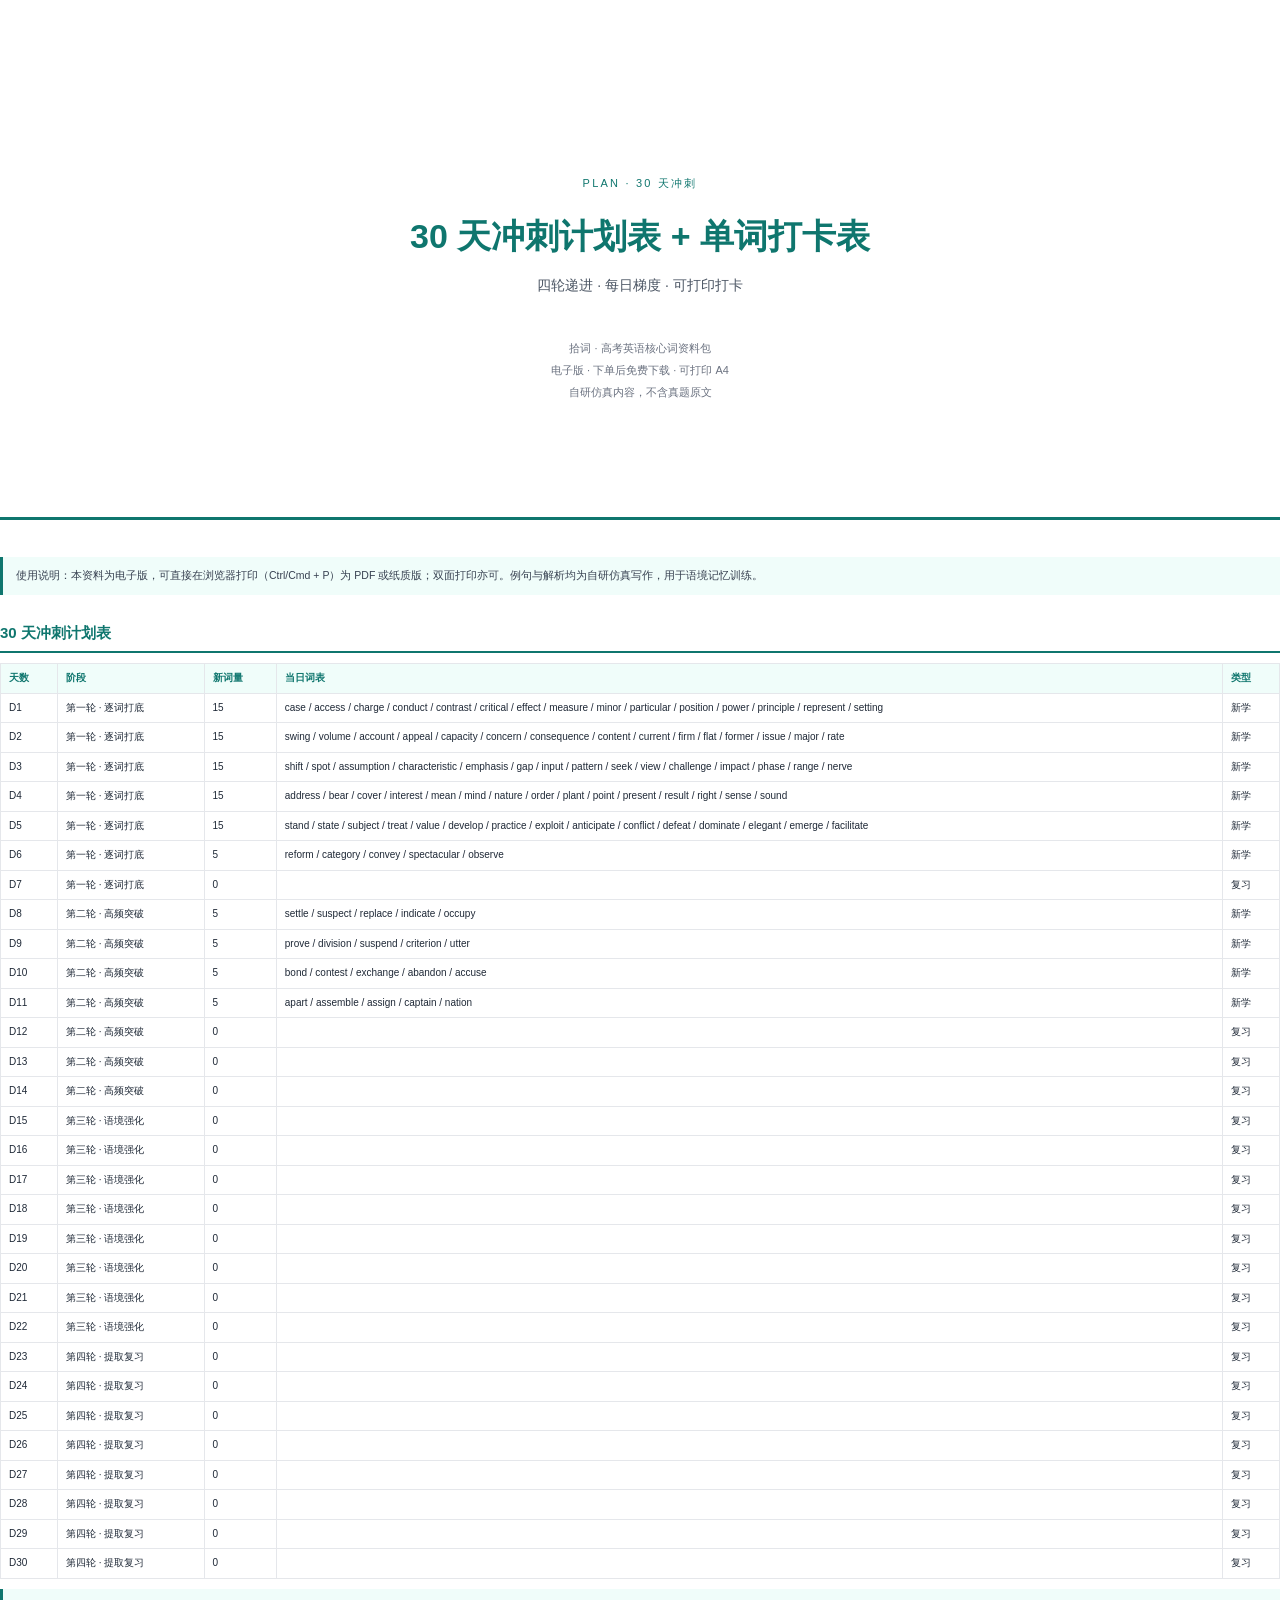
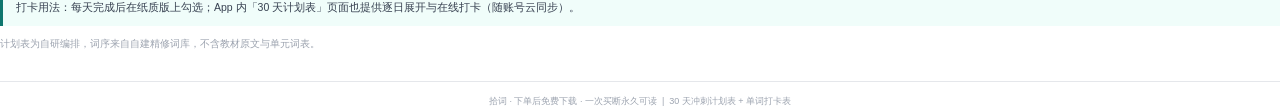
<file: app/assets/downloads/30天冲刺计划表.html>
<!DOCTYPE html><html lang="zh-CN"><head><meta charset="utf-8"><meta name="viewport" content="width=device-width,initial-scale=1"><title>30 天冲刺计划表 + 单词打卡表</title><style>
@page{size:A4;margin:16mm}
*{box-sizing:border-box}
body{font-family:"PingFang SC","Microsoft YaHei","Noto Sans SC",sans-serif;color:#1f2937;line-height:1.65;margin:0;font-size:11px}
h1{font-size:24px;margin:0 0 6px;color:#0f766e}
h2{font-size:15px;margin:26px 0 10px;padding-bottom:6px;border-bottom:2px solid #0f766e;color:#0f766e}
h3{font-size:12.5px;margin:16px 0 6px;color:#111827}
.cover{text-align:center;padding:46mm 0 30mm;border-bottom:3px solid #0f766e;margin-bottom:10mm}
.cover .eyebrow{font-size:11px;letter-spacing:.2em;color:#0f766e;text-transform:uppercase}
.cover h1{font-size:34px;margin:16px 0 10px}
.cover .sub{font-size:14px;color:#4b5563}
.cover .meta{margin-top:40px;font-size:11px;color:#6b7280;line-height:2}
.note{background:#f0fdfa;border-left:3px solid #0f766e;padding:10px 13px;margin:10px 0;font-size:10.5px;color:#374151}
.legal{font-size:9.5px;color:#9ca3af;margin-top:8px;line-height:1.6}
.word{break-inside:avoid;page-break-inside:avoid;border:1px solid #e5e7eb;border-radius:9px;padding:11px 13px;margin:0 0 9px}
.word .hd{display:flex;align-items:baseline;gap:10px;margin-bottom:6px}
.word .hw{font-size:16px;font-weight:700;color:#111827}
.word .ipa{font-family:monospace;font-size:10px;color:#6b7280}
.word .tier{font-size:9px;color:#0f766e;border:1px solid #0f766e;border-radius:4px;padding:1px 6px;margin-left:auto}
.sense{border-top:1px dashed #e5e7eb;padding-top:6px;margin-top:6px}
.sense:first-of-type{border-top:none;padding-top:0;margin-top:0}
.sense .st{font-weight:600;color:#0f766e}
.trap{font-size:9px;color:#dc2626;border:1px solid #dc2626;border-radius:4px;padding:1px 5px;margin-left:6px}
.ex{color:#374151;font-style:italic;margin:4px 0 2px}
.zh{color:#6b7280;font-size:10px}
.col{color:#0f766e;font-size:9.5px;margin-top:3px}
.src{color:#9ca3af;font-size:8.5px;margin-top:3px}
.q{break-inside:avoid;page-break-inside:avoid;border:1px solid #e5e7eb;border-radius:9px;padding:12px 14px;margin:0 0 10px}
.q .no{font-size:10px;color:#9ca3af;font-family:monospace}
.q .stem{font-size:12.5px;font-weight:600;margin:4px 0}
.q .opts{display:grid;grid-template-columns:1fr 1fr;gap:3px 14px;margin:7px 0;font-size:11px}
.q .ans{background:#f0fdfa;padding:7px 10px;border-radius:6px;font-size:10.5px}
.q .exp{font-size:10px;color:#4b5563;white-space:pre-wrap;margin-top:5px}
table{width:100%;border-collapse:collapse;margin:8px 0;font-size:10px}
th,td{border:1px solid #e5e7eb;padding:6px 8px;text-align:left;vertical-align:top}
th{background:#f0fdfa;color:#0f766e}
.foot{margin-top:30px;padding-top:12px;border-top:1px solid #e5e7eb;text-align:center;color:#9ca3af;font-size:9px}
@media print{.no-print{display:none}}
</style></head><body><div class="cover"><div class="eyebrow">PLAN · 30 天冲刺</div><h1>30 天冲刺计划表 + 单词打卡表</h1><div class="sub">四轮递进 · 每日梯度 · 可打印打卡</div><div class="meta">拾词 · 高考英语核心词资料包<br>电子版 · 下单后免费下载 · 可打印 A4<br>自研仿真内容，不含真题原文</div></div><div class="note">使用说明：本资料为电子版，可直接在浏览器打印（Ctrl/Cmd + P）为 PDF 或纸质版；双面打印亦可。例句与解析均为自研仿真写作，用于语境记忆训练。</div><h2>30 天冲刺计划表</h2><table><tr><th>天数</th><th>阶段</th><th>新词量</th><th>当日词表</th><th>类型</th></tr><tr><td>D1</td><td>第一轮 · 逐词打底</td><td>15</td><td>case / access / charge / conduct / contrast / critical / effect / measure / minor / particular / position / power / principle / represent / setting</td><td>新学</td></tr><tr><td>D2</td><td>第一轮 · 逐词打底</td><td>15</td><td>swing / volume / account / appeal / capacity / concern / consequence / content / current / firm / flat / former / issue / major / rate</td><td>新学</td></tr><tr><td>D3</td><td>第一轮 · 逐词打底</td><td>15</td><td>shift / spot / assumption / characteristic / emphasis / gap / input / pattern / seek / view / challenge / impact / phase / range / nerve</td><td>新学</td></tr><tr><td>D4</td><td>第一轮 · 逐词打底</td><td>15</td><td>address / bear / cover / interest / mean / mind / nature / order / plant / point / present / result / right / sense / sound</td><td>新学</td></tr><tr><td>D5</td><td>第一轮 · 逐词打底</td><td>15</td><td>stand / state / subject / treat / value / develop / practice / exploit / anticipate / conflict / defeat / dominate / elegant / emerge / facilitate</td><td>新学</td></tr><tr><td>D6</td><td>第一轮 · 逐词打底</td><td>5</td><td>reform / category / convey / spectacular / observe</td><td>新学</td></tr><tr><td>D7</td><td>第一轮 · 逐词打底</td><td>0</td><td></td><td>复习</td></tr><tr><td>D8</td><td>第二轮 · 高频突破</td><td>5</td><td>settle / suspect / replace / indicate / occupy</td><td>新学</td></tr><tr><td>D9</td><td>第二轮 · 高频突破</td><td>5</td><td>prove / division / suspend / criterion / utter</td><td>新学</td></tr><tr><td>D10</td><td>第二轮 · 高频突破</td><td>5</td><td>bond / contest / exchange / abandon / accuse</td><td>新学</td></tr><tr><td>D11</td><td>第二轮 · 高频突破</td><td>5</td><td>apart / assemble / assign / captain / nation</td><td>新学</td></tr><tr><td>D12</td><td>第二轮 · 高频突破</td><td>0</td><td></td><td>复习</td></tr><tr><td>D13</td><td>第二轮 · 高频突破</td><td>0</td><td></td><td>复习</td></tr><tr><td>D14</td><td>第二轮 · 高频突破</td><td>0</td><td></td><td>复习</td></tr><tr><td>D15</td><td>第三轮 · 语境强化</td><td>0</td><td></td><td>复习</td></tr><tr><td>D16</td><td>第三轮 · 语境强化</td><td>0</td><td></td><td>复习</td></tr><tr><td>D17</td><td>第三轮 · 语境强化</td><td>0</td><td></td><td>复习</td></tr><tr><td>D18</td><td>第三轮 · 语境强化</td><td>0</td><td></td><td>复习</td></tr><tr><td>D19</td><td>第三轮 · 语境强化</td><td>0</td><td></td><td>复习</td></tr><tr><td>D20</td><td>第三轮 · 语境强化</td><td>0</td><td></td><td>复习</td></tr><tr><td>D21</td><td>第三轮 · 语境强化</td><td>0</td><td></td><td>复习</td></tr><tr><td>D22</td><td>第三轮 · 语境强化</td><td>0</td><td></td><td>复习</td></tr><tr><td>D23</td><td>第四轮 · 提取复习</td><td>0</td><td></td><td>复习</td></tr><tr><td>D24</td><td>第四轮 · 提取复习</td><td>0</td><td></td><td>复习</td></tr><tr><td>D25</td><td>第四轮 · 提取复习</td><td>0</td><td></td><td>复习</td></tr><tr><td>D26</td><td>第四轮 · 提取复习</td><td>0</td><td></td><td>复习</td></tr><tr><td>D27</td><td>第四轮 · 提取复习</td><td>0</td><td></td><td>复习</td></tr><tr><td>D28</td><td>第四轮 · 提取复习</td><td>0</td><td></td><td>复习</td></tr><tr><td>D29</td><td>第四轮 · 提取复习</td><td>0</td><td></td><td>复习</td></tr><tr><td>D30</td><td>第四轮 · 提取复习</td><td>0</td><td></td><td>复习</td></tr></table><div class="note">打卡用法：每天完成后在纸质版上勾选；App 内「30 天计划表」页面也提供逐日展开与在线打卡（随账号云同步）。</div><div class="legal">计划表为自研编排，词序来自自建精修词库，不含教材原文与单元词表。</div><div class="foot">拾词 · 下单后免费下载 · 一次买断永久可读 &nbsp;|&nbsp; 30 天冲刺计划表 + 单词打卡表</div></body></html>
</file>
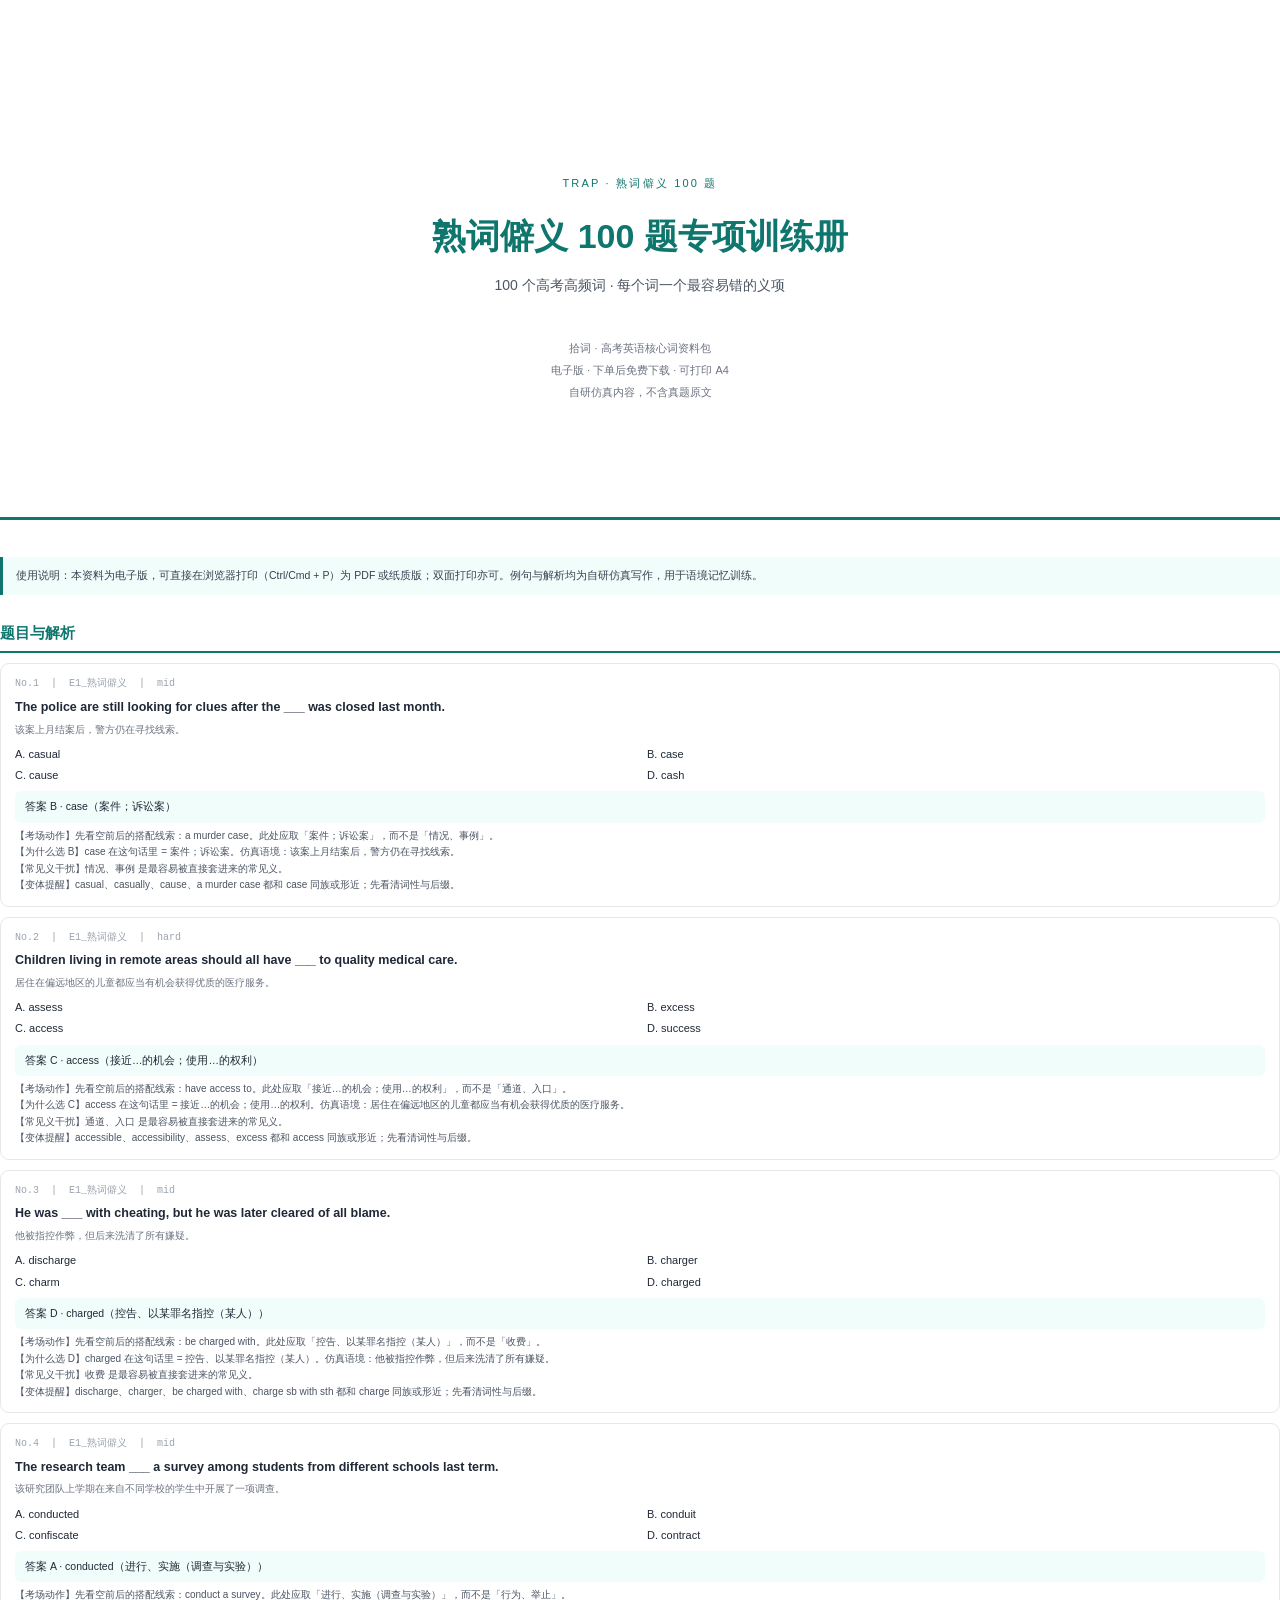
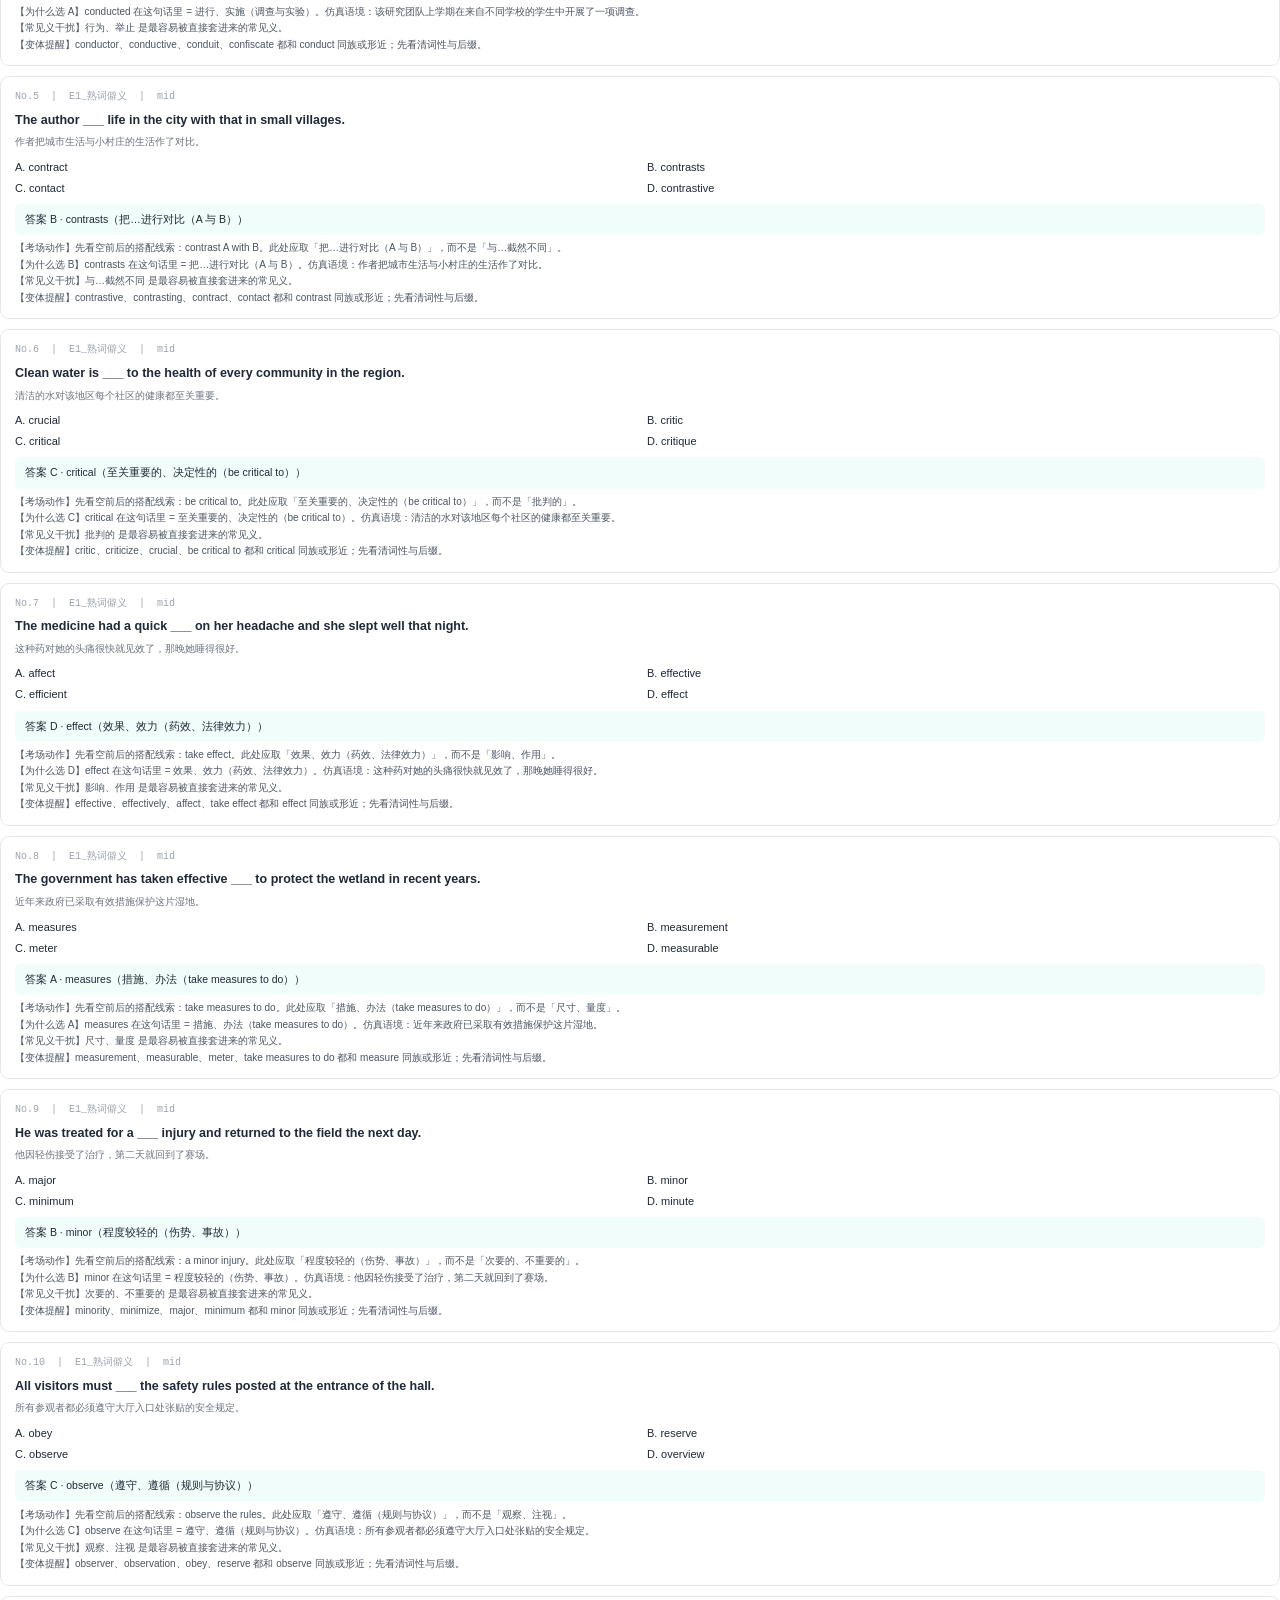
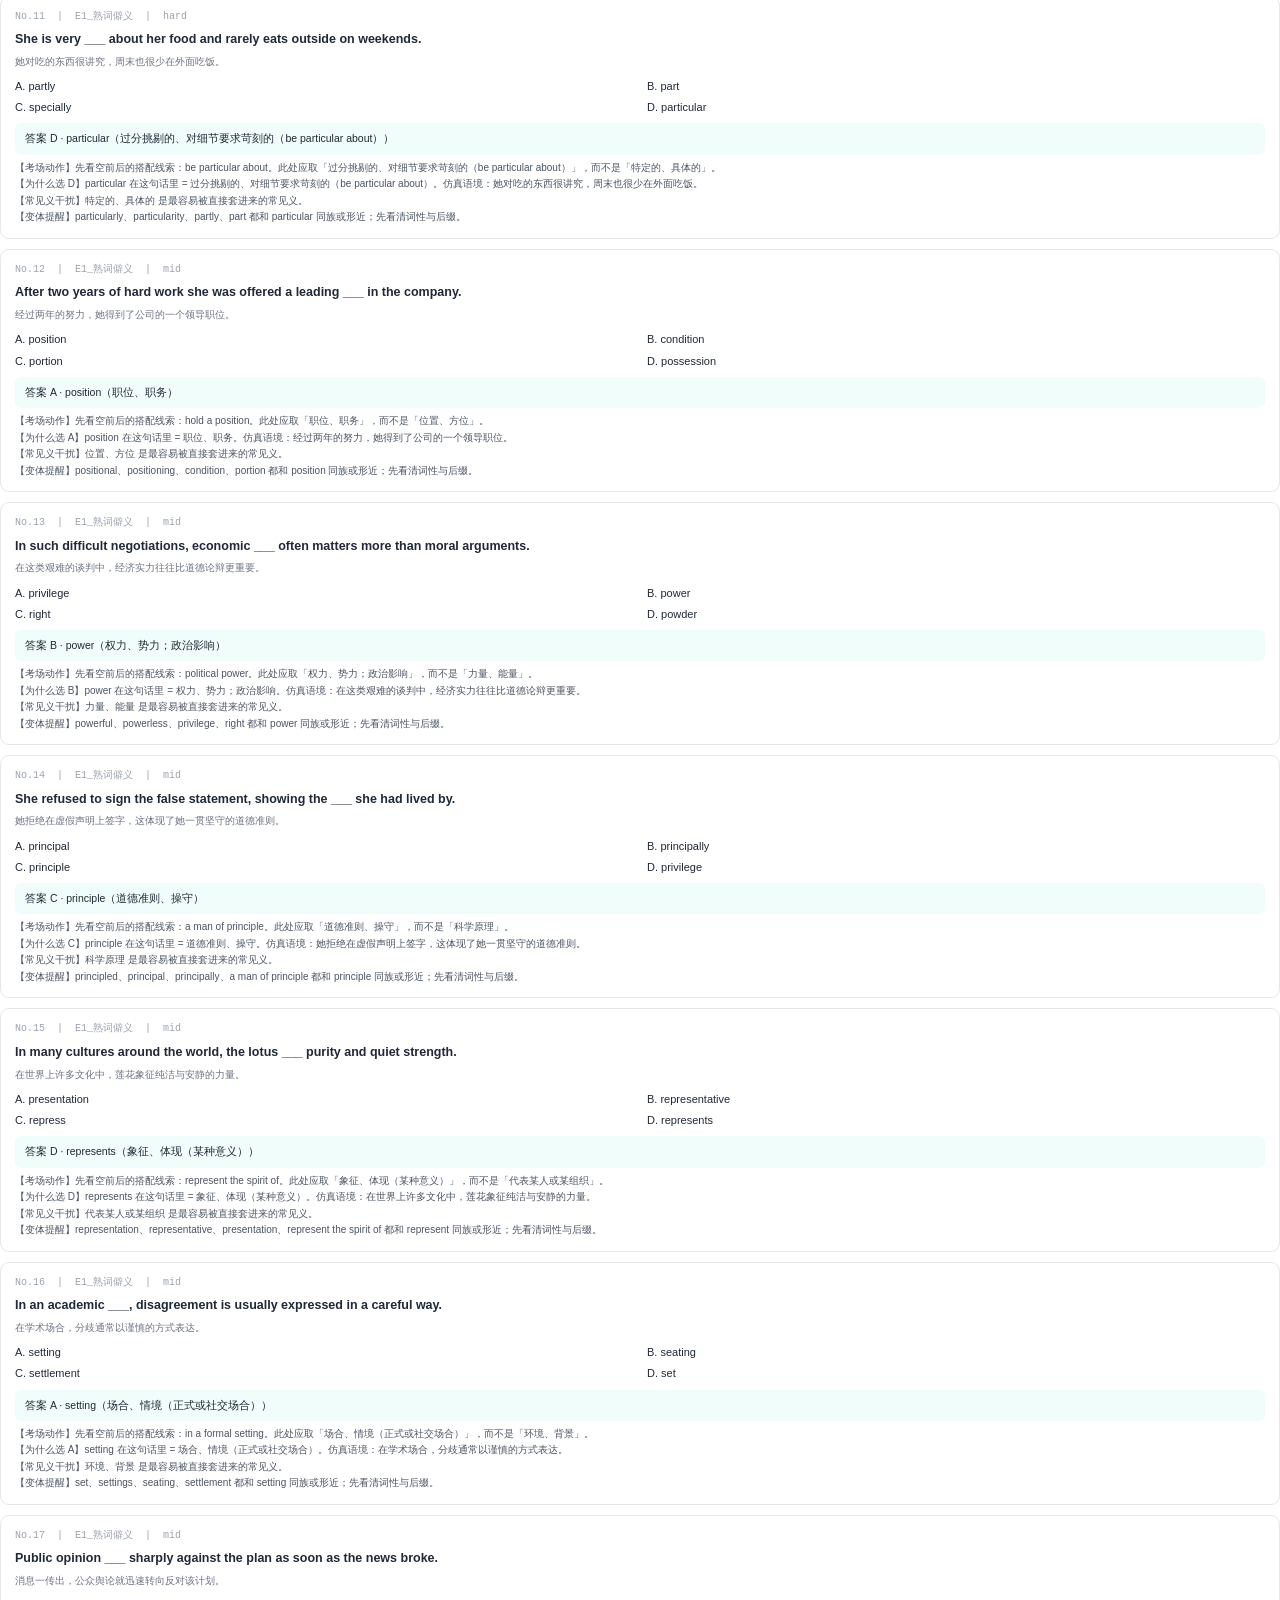
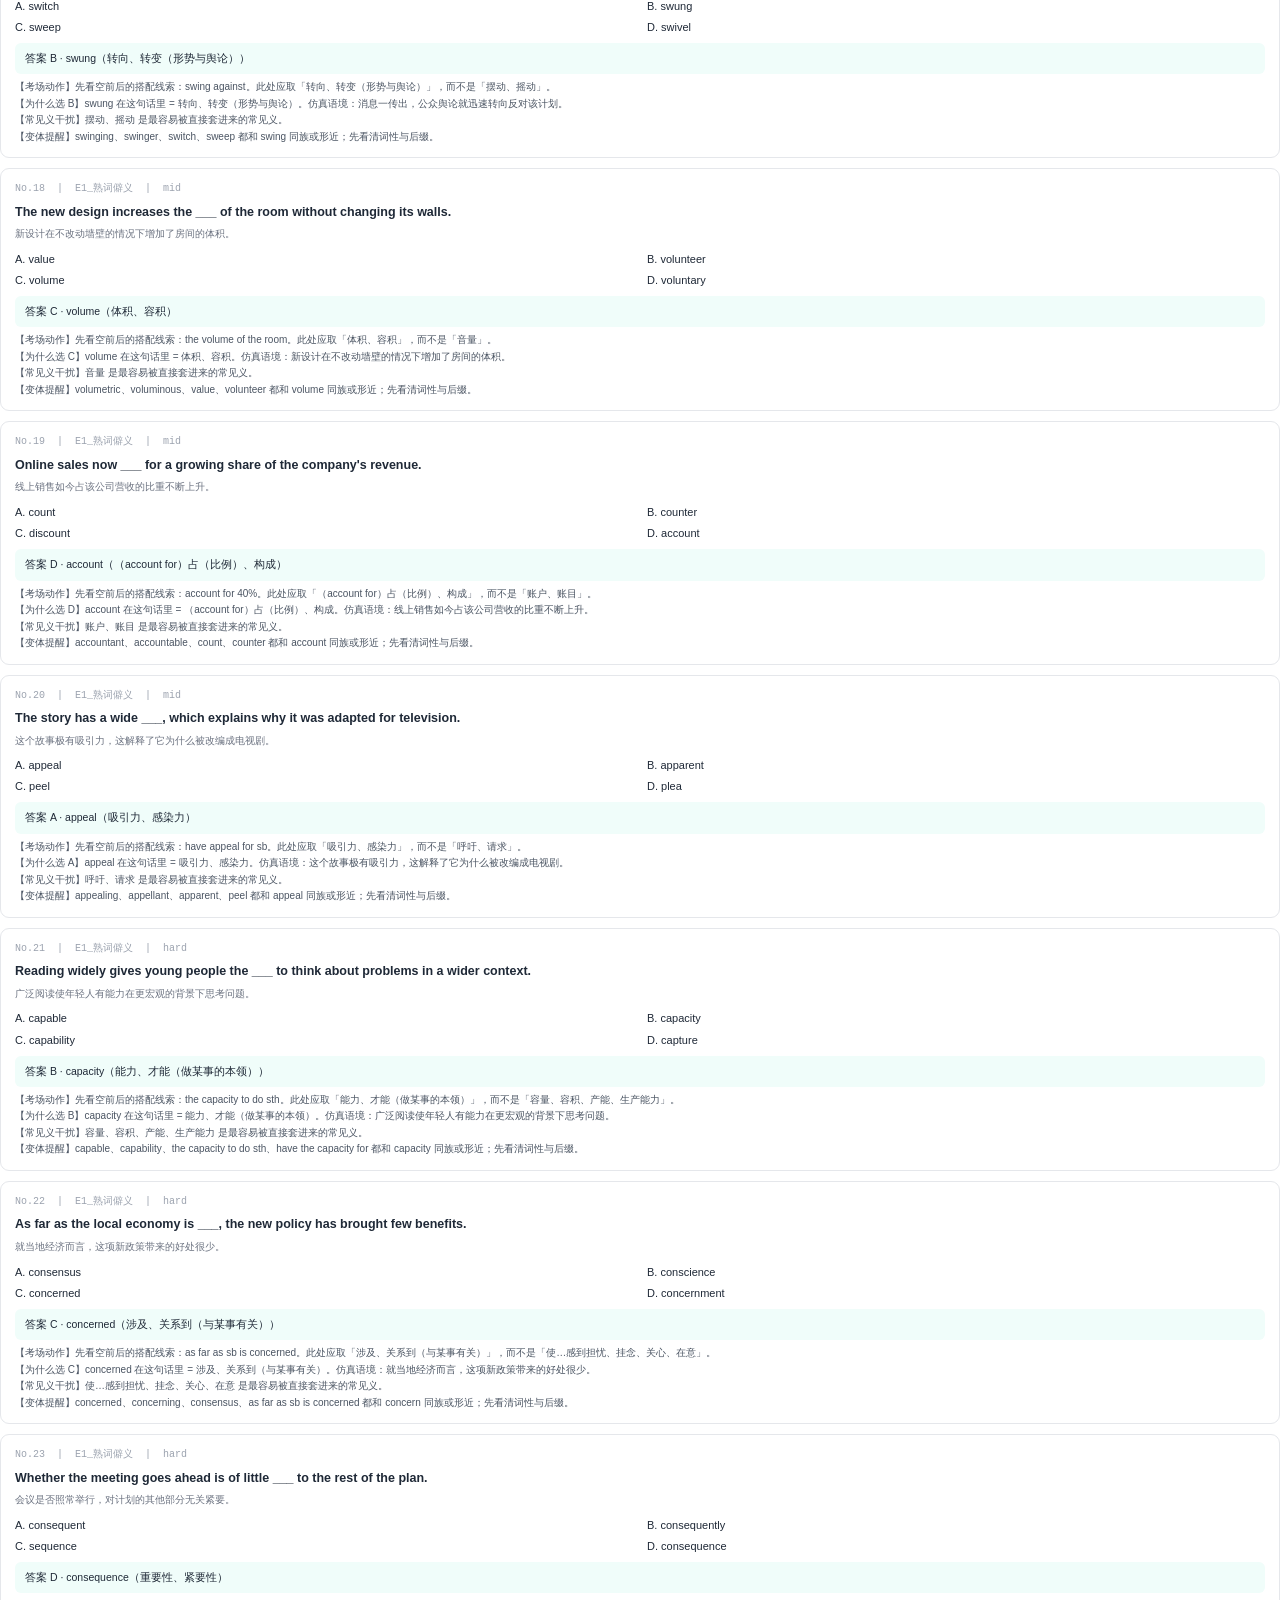
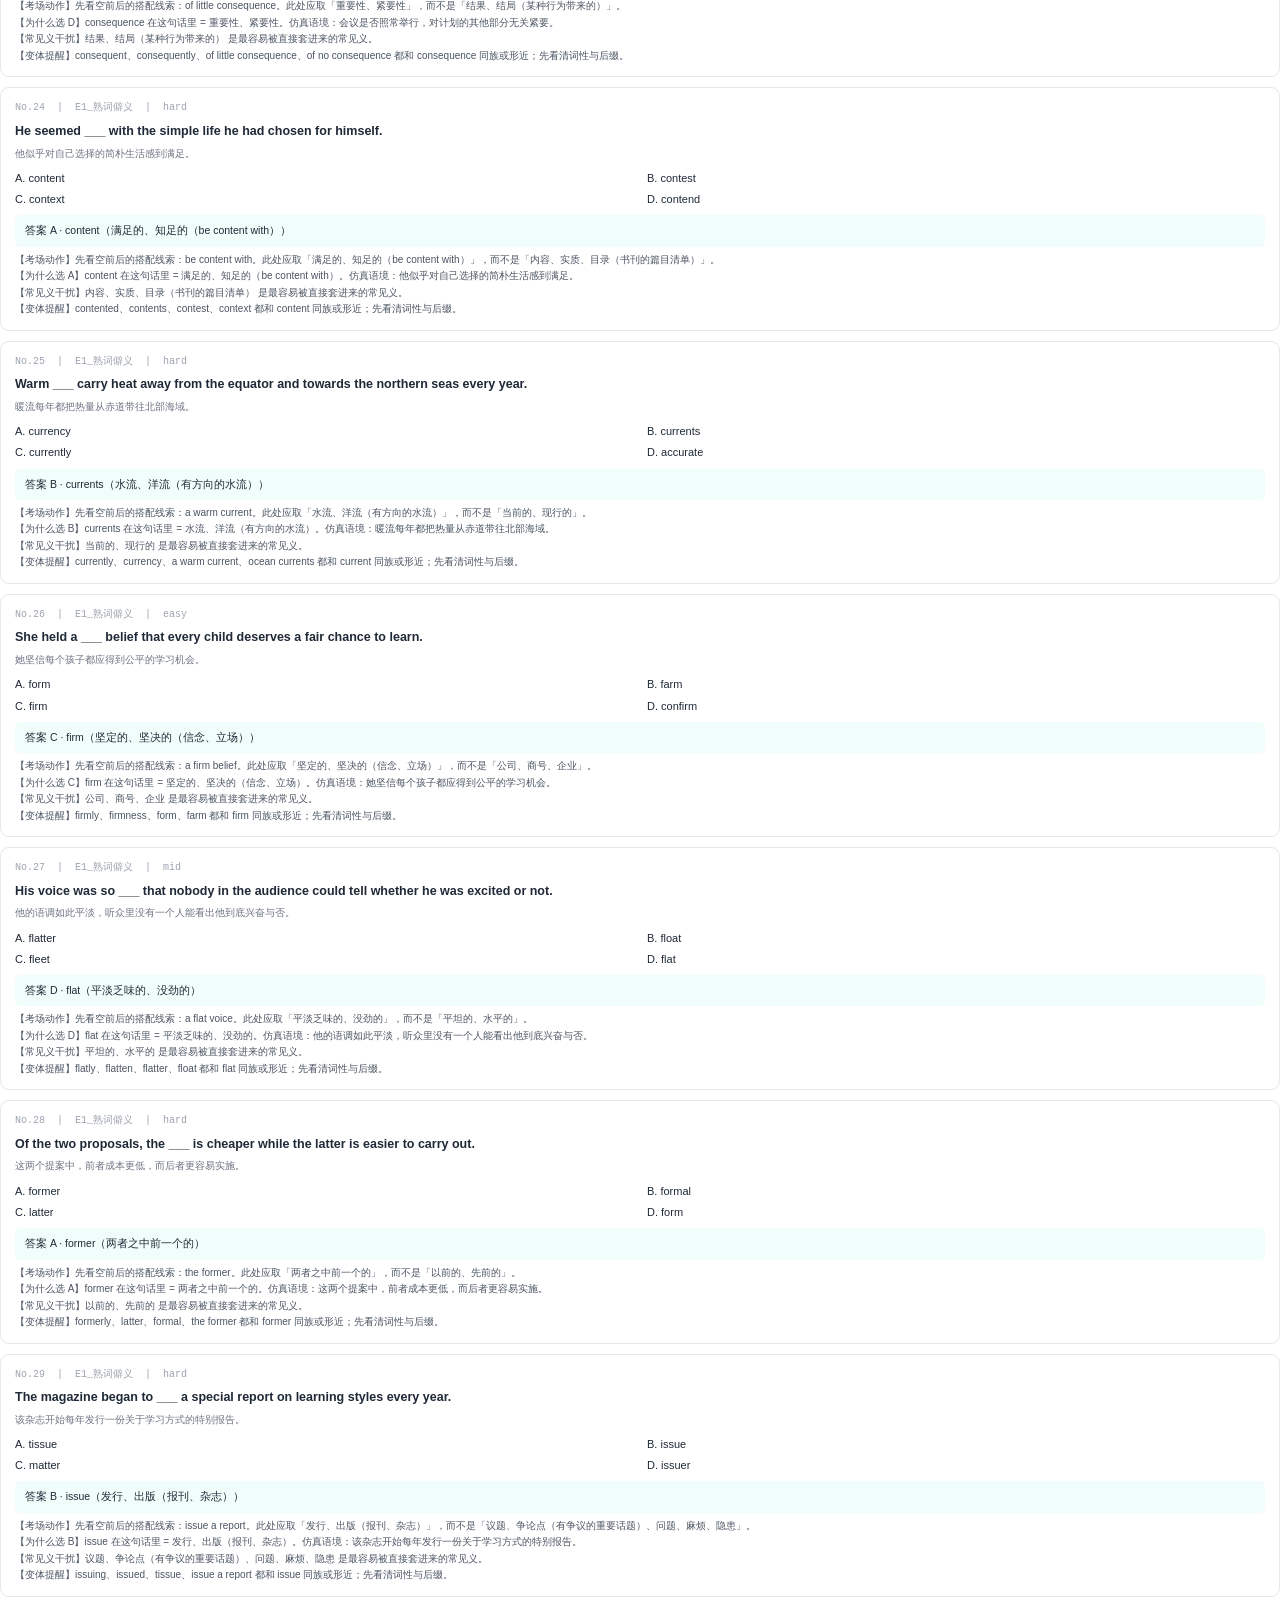
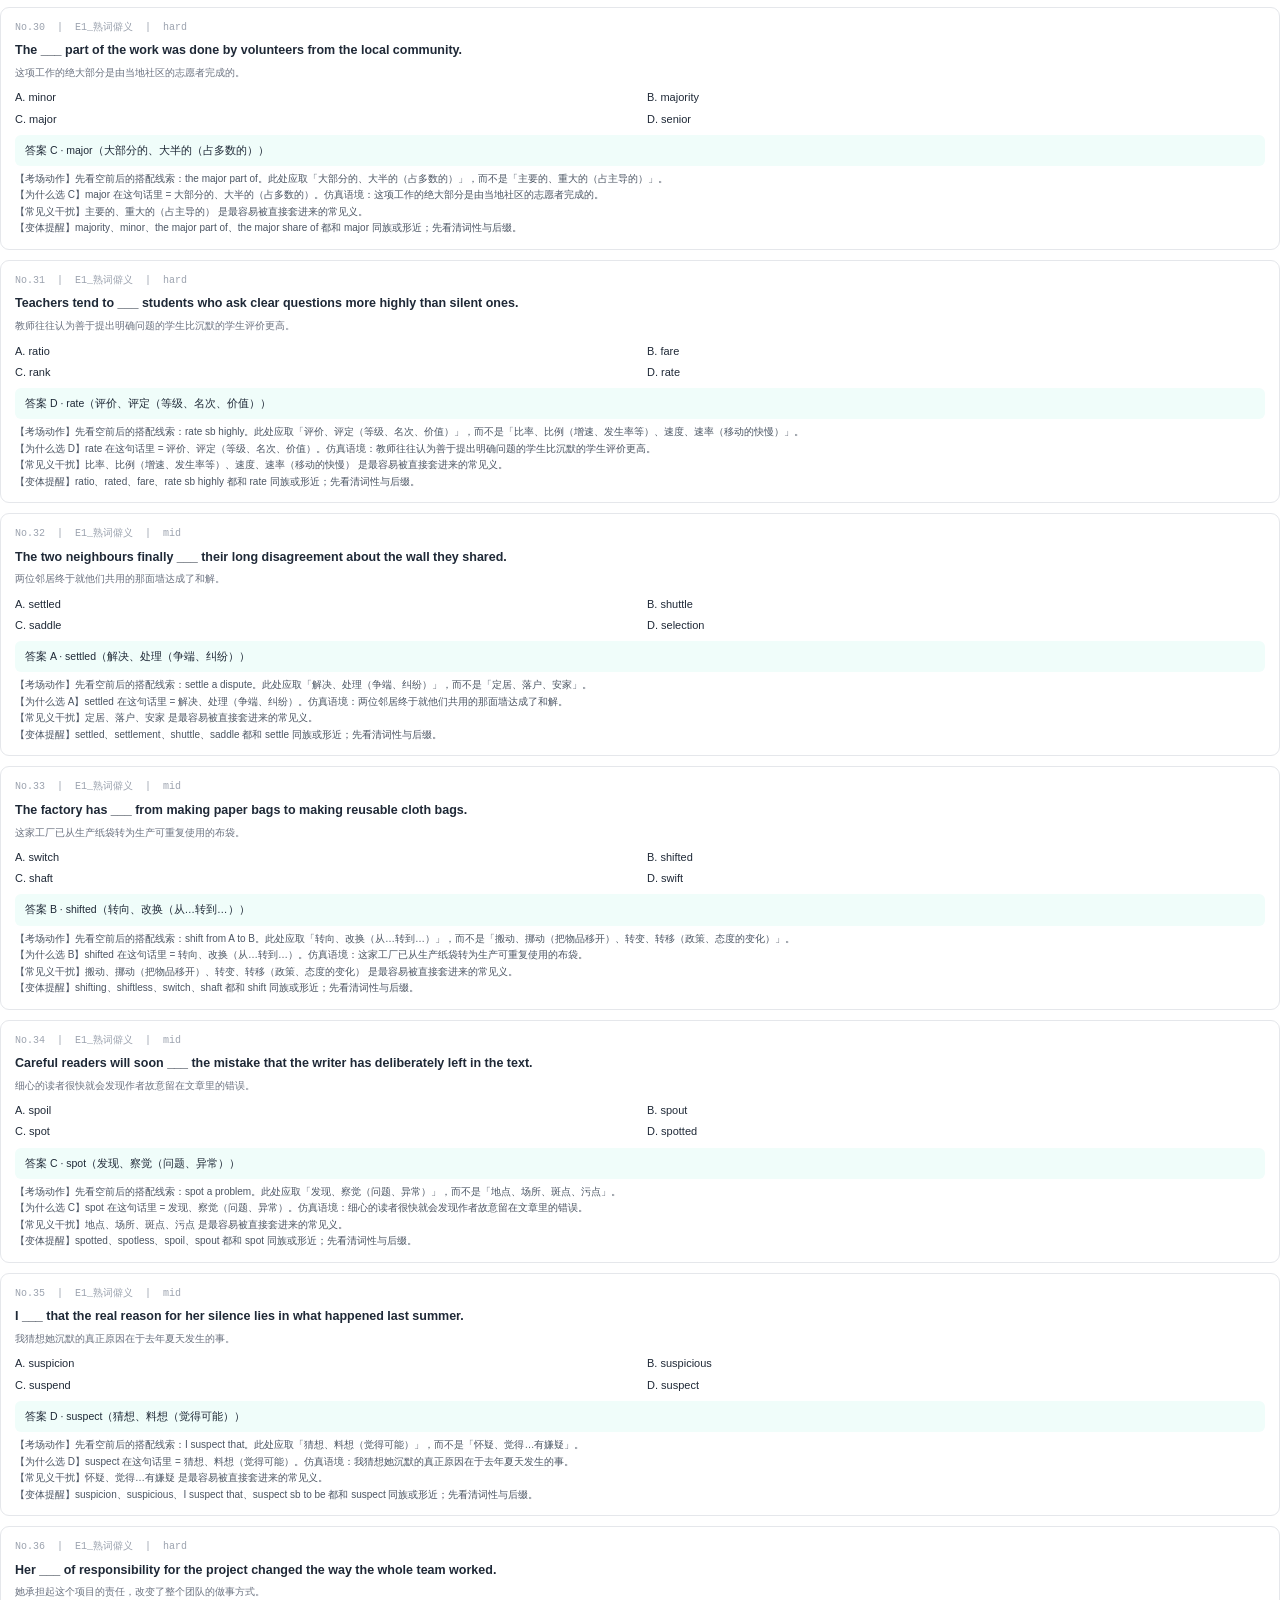
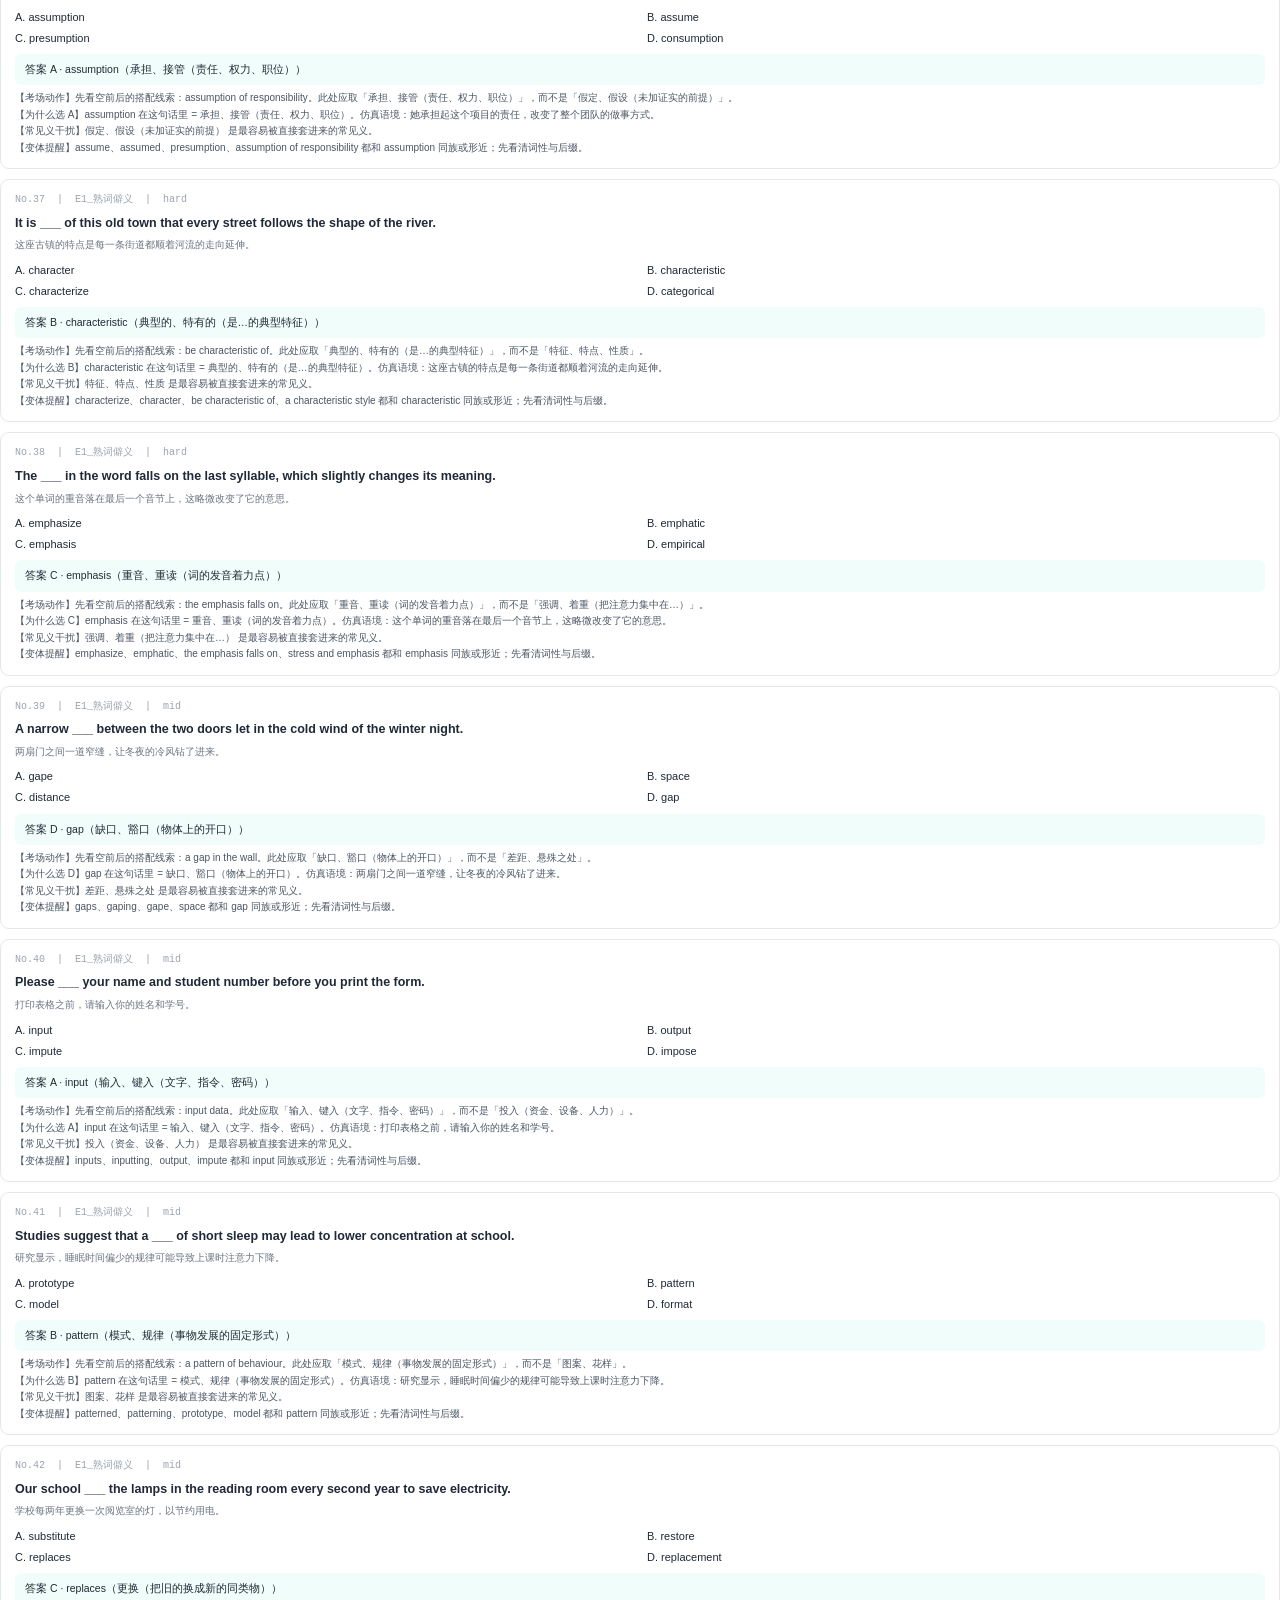
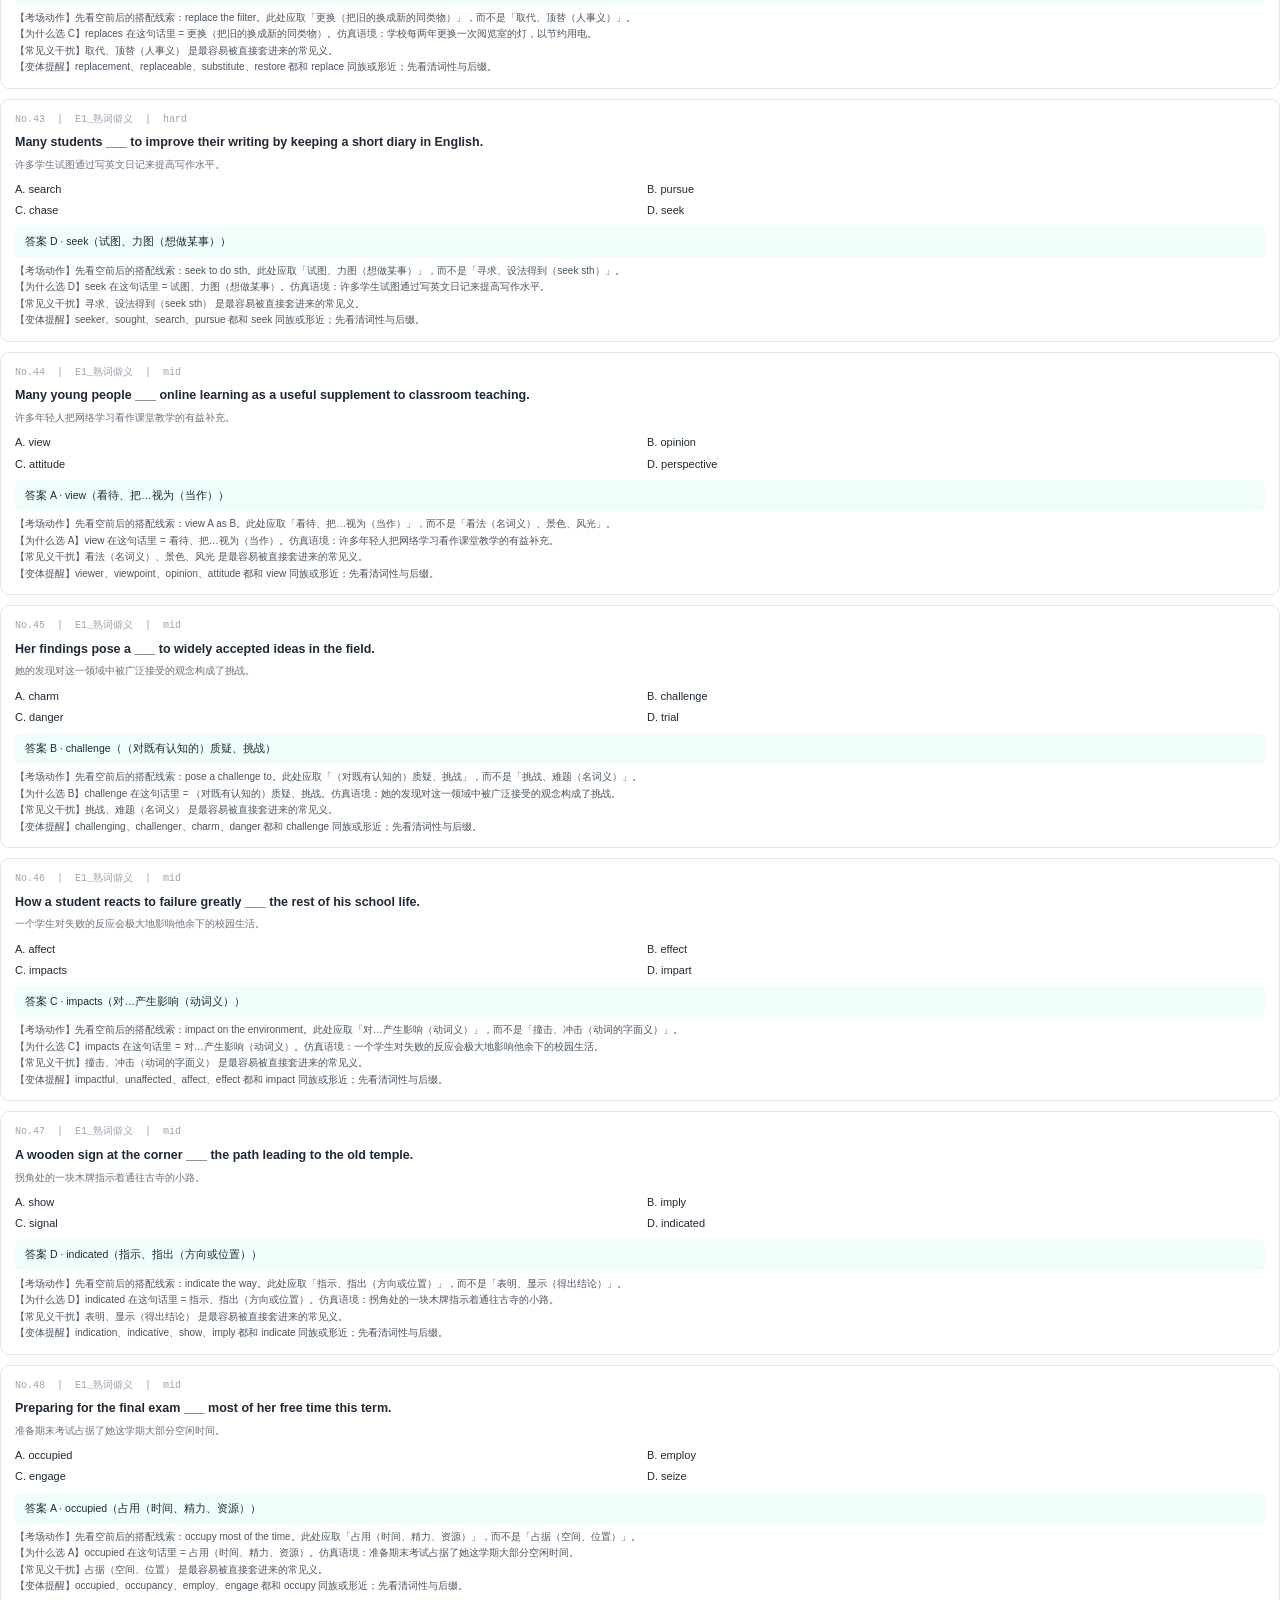
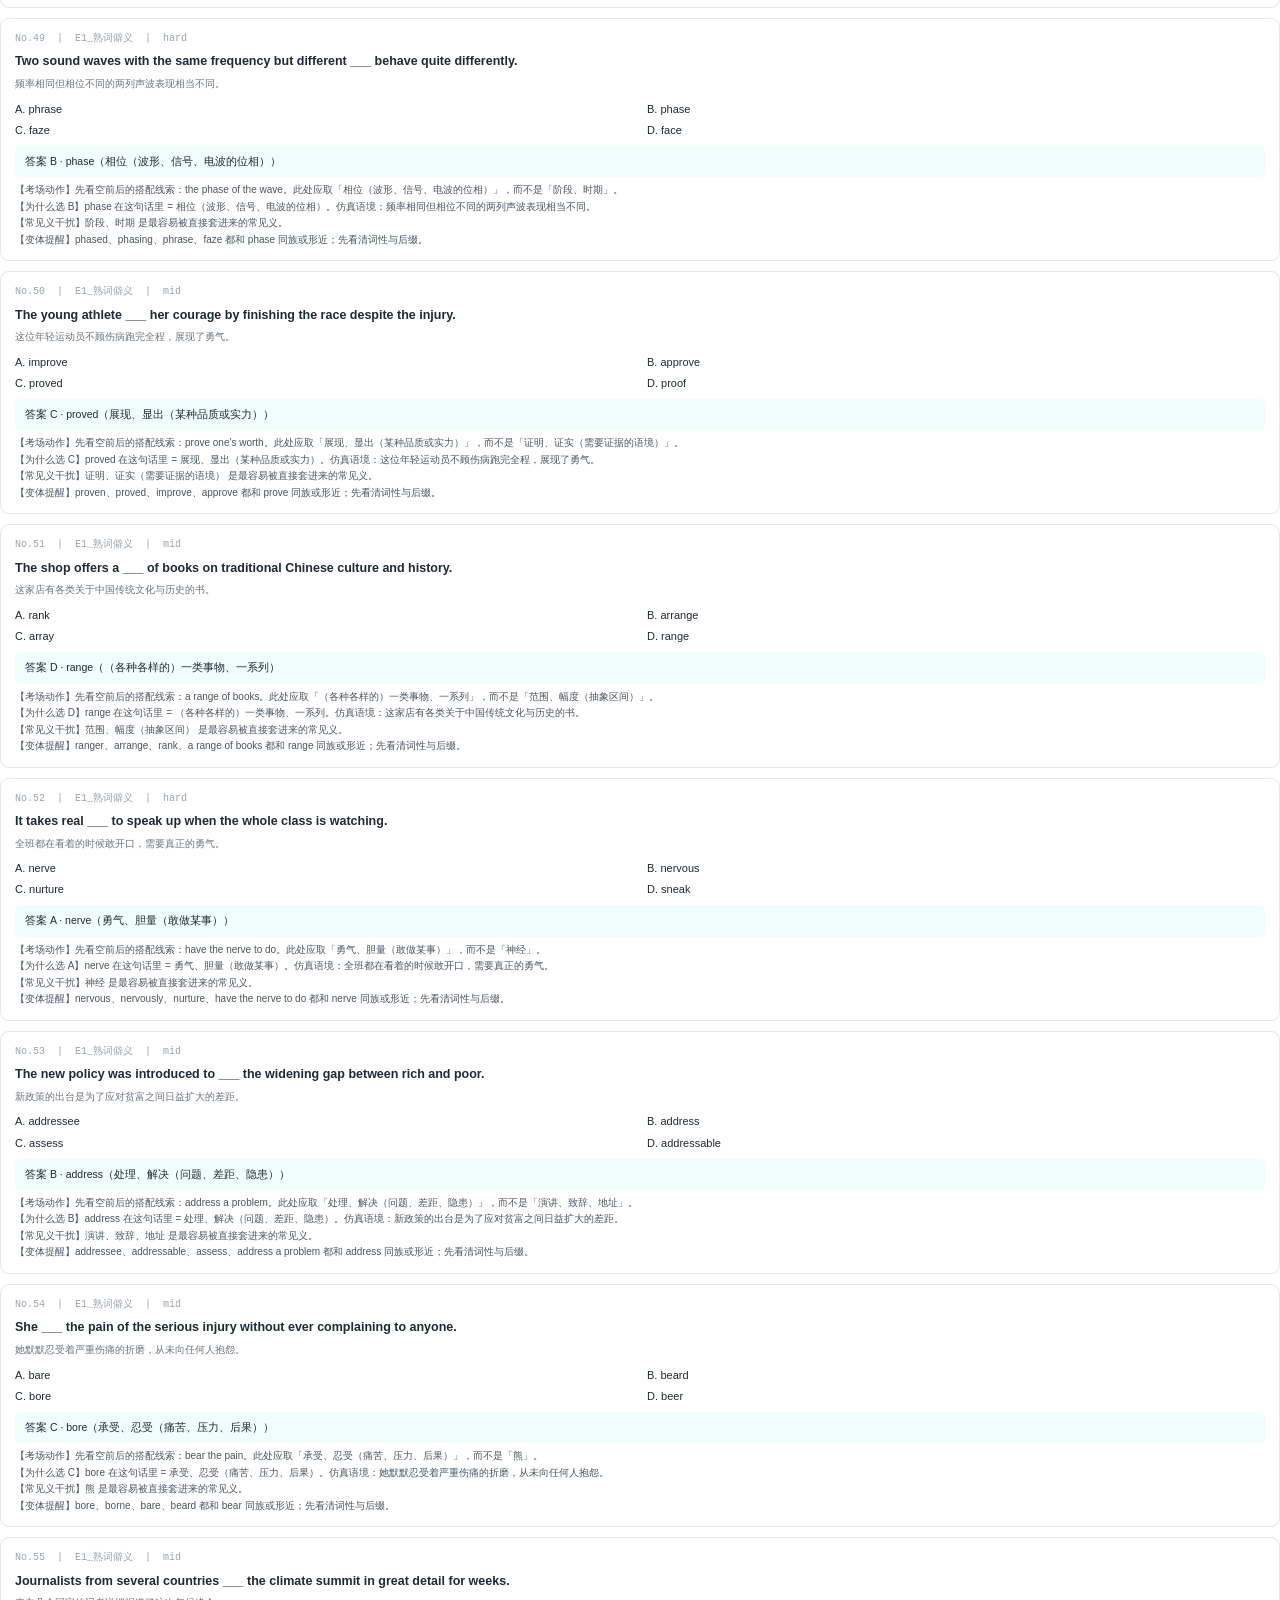
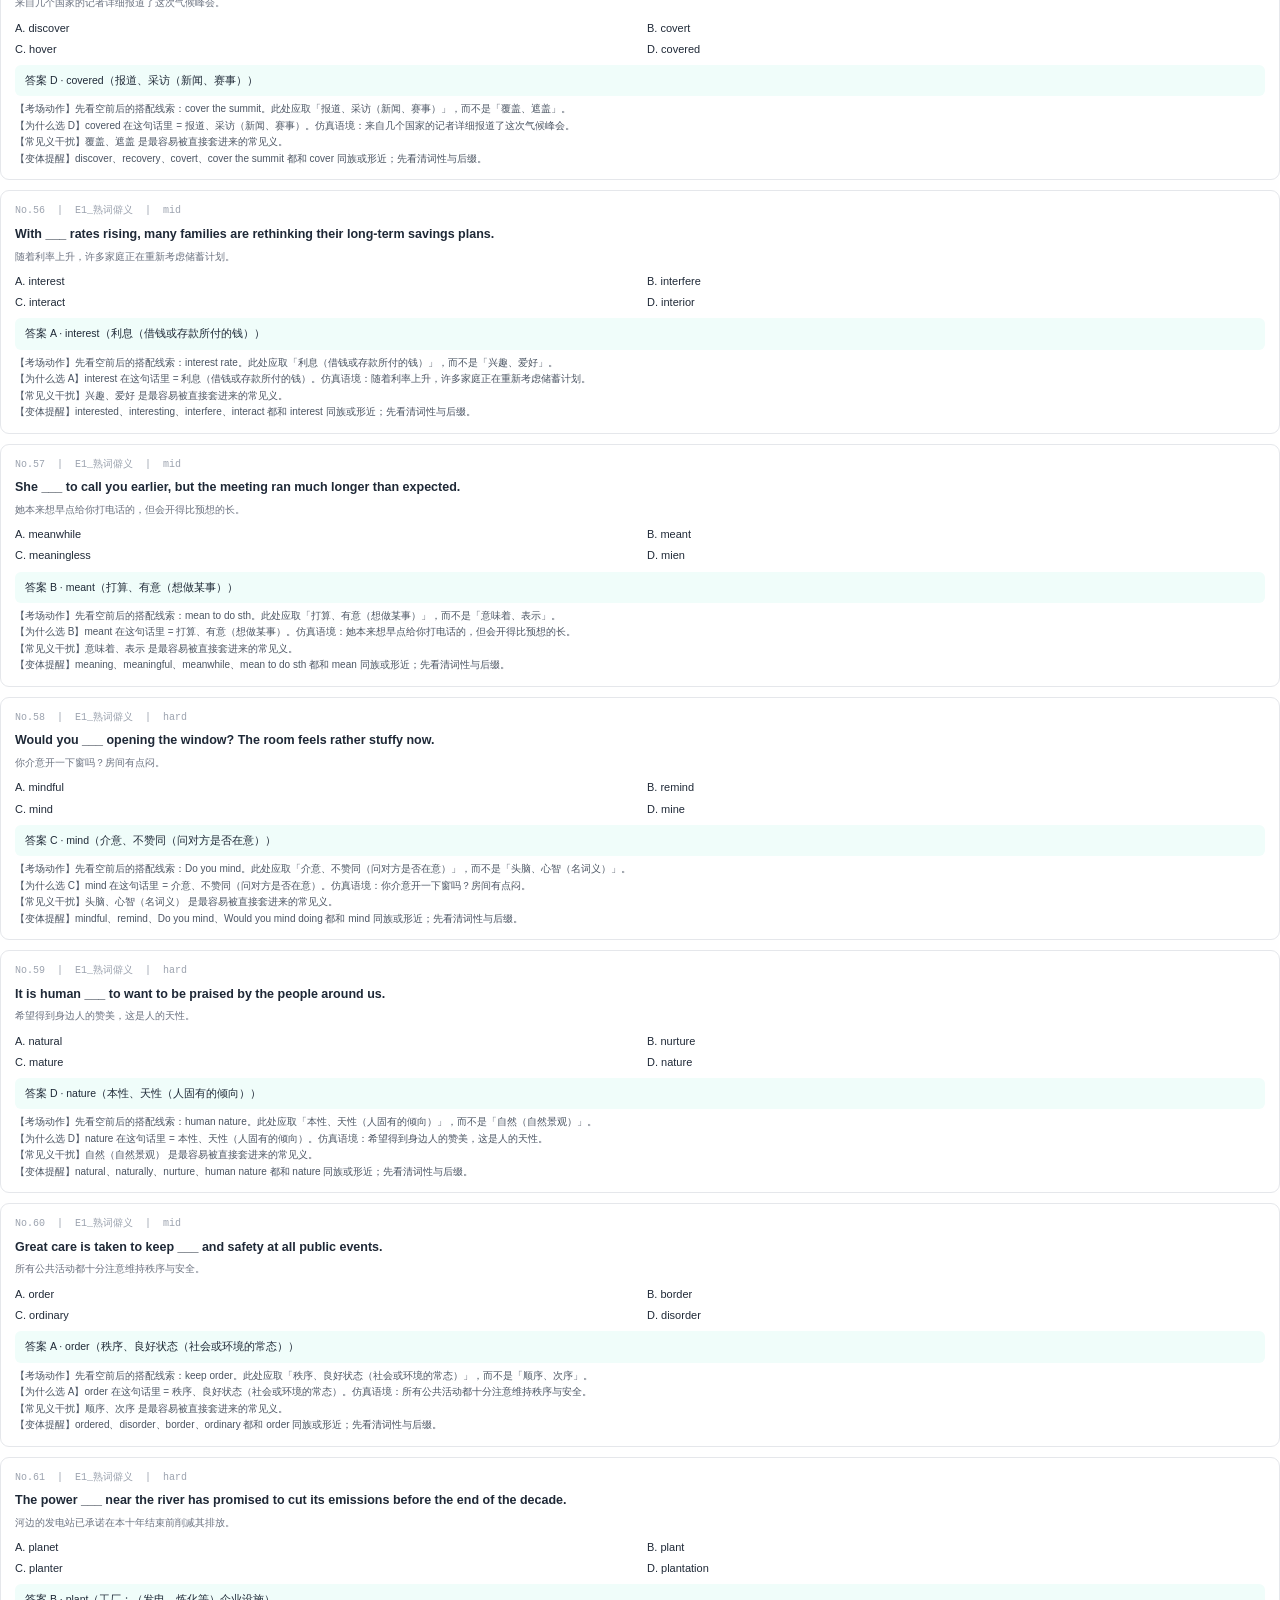
<file: app/assets/downloads/熟词僻义100题专项训练册.html>
<!DOCTYPE html><html lang="zh-CN"><head><meta charset="utf-8"><meta name="viewport" content="width=device-width,initial-scale=1"><title>熟词僻义 100 题专项训练册</title><style>
@page{size:A4;margin:16mm}
*{box-sizing:border-box}
body{font-family:"PingFang SC","Microsoft YaHei","Noto Sans SC",sans-serif;color:#1f2937;line-height:1.65;margin:0;font-size:11px}
h1{font-size:24px;margin:0 0 6px;color:#0f766e}
h2{font-size:15px;margin:26px 0 10px;padding-bottom:6px;border-bottom:2px solid #0f766e;color:#0f766e}
h3{font-size:12.5px;margin:16px 0 6px;color:#111827}
.cover{text-align:center;padding:46mm 0 30mm;border-bottom:3px solid #0f766e;margin-bottom:10mm}
.cover .eyebrow{font-size:11px;letter-spacing:.2em;color:#0f766e;text-transform:uppercase}
.cover h1{font-size:34px;margin:16px 0 10px}
.cover .sub{font-size:14px;color:#4b5563}
.cover .meta{margin-top:40px;font-size:11px;color:#6b7280;line-height:2}
.note{background:#f0fdfa;border-left:3px solid #0f766e;padding:10px 13px;margin:10px 0;font-size:10.5px;color:#374151}
.legal{font-size:9.5px;color:#9ca3af;margin-top:8px;line-height:1.6}
.word{break-inside:avoid;page-break-inside:avoid;border:1px solid #e5e7eb;border-radius:9px;padding:11px 13px;margin:0 0 9px}
.word .hd{display:flex;align-items:baseline;gap:10px;margin-bottom:6px}
.word .hw{font-size:16px;font-weight:700;color:#111827}
.word .ipa{font-family:monospace;font-size:10px;color:#6b7280}
.word .tier{font-size:9px;color:#0f766e;border:1px solid #0f766e;border-radius:4px;padding:1px 6px;margin-left:auto}
.sense{border-top:1px dashed #e5e7eb;padding-top:6px;margin-top:6px}
.sense:first-of-type{border-top:none;padding-top:0;margin-top:0}
.sense .st{font-weight:600;color:#0f766e}
.trap{font-size:9px;color:#dc2626;border:1px solid #dc2626;border-radius:4px;padding:1px 5px;margin-left:6px}
.ex{color:#374151;font-style:italic;margin:4px 0 2px}
.zh{color:#6b7280;font-size:10px}
.col{color:#0f766e;font-size:9.5px;margin-top:3px}
.src{color:#9ca3af;font-size:8.5px;margin-top:3px}
.q{break-inside:avoid;page-break-inside:avoid;border:1px solid #e5e7eb;border-radius:9px;padding:12px 14px;margin:0 0 10px}
.q .no{font-size:10px;color:#9ca3af;font-family:monospace}
.q .stem{font-size:12.5px;font-weight:600;margin:4px 0}
.q .opts{display:grid;grid-template-columns:1fr 1fr;gap:3px 14px;margin:7px 0;font-size:11px}
.q .ans{background:#f0fdfa;padding:7px 10px;border-radius:6px;font-size:10.5px}
.q .exp{font-size:10px;color:#4b5563;white-space:pre-wrap;margin-top:5px}
table{width:100%;border-collapse:collapse;margin:8px 0;font-size:10px}
th,td{border:1px solid #e5e7eb;padding:6px 8px;text-align:left;vertical-align:top}
th{background:#f0fdfa;color:#0f766e}
.foot{margin-top:30px;padding-top:12px;border-top:1px solid #e5e7eb;text-align:center;color:#9ca3af;font-size:9px}
@media print{.no-print{display:none}}
</style></head><body><div class="cover"><div class="eyebrow">TRAP · 熟词僻义 100 题</div><h1>熟词僻义 100 题专项训练册</h1><div class="sub">100 个高考高频词 · 每个词一个最容易错的义项</div><div class="meta">拾词 · 高考英语核心词资料包<br>电子版 · 下单后免费下载 · 可打印 A4<br>自研仿真内容，不含真题原文</div></div><div class="note">使用说明：本资料为电子版，可直接在浏览器打印（Ctrl/Cmd + P）为 PDF 或纸质版；双面打印亦可。例句与解析均为自研仿真写作，用于语境记忆训练。</div><h2>题目与解析</h2><div class="q"><div class="no">No.1 &nbsp;|&nbsp; E1_熟词僻义 &nbsp;|&nbsp; mid</div><div class="stem">The police are still looking for clues after the ___ was closed last month.</div><div class="zh">该案上月结案后，警方仍在寻找线索。</div><div class="opts"><div>A. casual</div><div>B. case</div><div>C. cause</div><div>D. cash</div></div><div class="ans">答案 B · case（案件；诉讼案）</div><div class="exp">【考场动作】先看空前后的搭配线索：a murder case。此处应取「案件；诉讼案」，而不是「情况、事例」。
【为什么选 B】case 在这句话里 = 案件；诉讼案。仿真语境：该案上月结案后，警方仍在寻找线索。
【常见义干扰】情况、事例 是最容易被直接套进来的常见义。
【变体提醒】casual、casually、cause、a murder case 都和 case 同族或形近；先看清词性与后缀。</div></div><div class="q"><div class="no">No.2 &nbsp;|&nbsp; E1_熟词僻义 &nbsp;|&nbsp; hard</div><div class="stem">Children living in remote areas should all have ___ to quality medical care.</div><div class="zh">居住在偏远地区的儿童都应当有机会获得优质的医疗服务。</div><div class="opts"><div>A. assess</div><div>B. excess</div><div>C. access</div><div>D. success</div></div><div class="ans">答案 C · access（接近…的机会；使用…的权利）</div><div class="exp">【考场动作】先看空前后的搭配线索：have access to。此处应取「接近…的机会；使用…的权利」，而不是「通道、入口」。
【为什么选 C】access 在这句话里 = 接近…的机会；使用…的权利。仿真语境：居住在偏远地区的儿童都应当有机会获得优质的医疗服务。
【常见义干扰】通道、入口 是最容易被直接套进来的常见义。
【变体提醒】accessible、accessibility、assess、excess 都和 access 同族或形近；先看清词性与后缀。</div></div><div class="q"><div class="no">No.3 &nbsp;|&nbsp; E1_熟词僻义 &nbsp;|&nbsp; mid</div><div class="stem">He was ___ with cheating, but he was later cleared of all blame.</div><div class="zh">他被指控作弊，但后来洗清了所有嫌疑。</div><div class="opts"><div>A. discharge</div><div>B. charger</div><div>C. charm</div><div>D. charged</div></div><div class="ans">答案 D · charged（控告、以某罪名指控（某人））</div><div class="exp">【考场动作】先看空前后的搭配线索：be charged with。此处应取「控告、以某罪名指控（某人）」，而不是「收费」。
【为什么选 D】charged 在这句话里 = 控告、以某罪名指控（某人）。仿真语境：他被指控作弊，但后来洗清了所有嫌疑。
【常见义干扰】收费 是最容易被直接套进来的常见义。
【变体提醒】discharge、charger、be charged with、charge sb with sth 都和 charge 同族或形近；先看清词性与后缀。</div></div><div class="q"><div class="no">No.4 &nbsp;|&nbsp; E1_熟词僻义 &nbsp;|&nbsp; mid</div><div class="stem">The research team ___ a survey among students from different schools last term.</div><div class="zh">该研究团队上学期在来自不同学校的学生中开展了一项调查。</div><div class="opts"><div>A. conducted</div><div>B. conduit</div><div>C. confiscate</div><div>D. contract</div></div><div class="ans">答案 A · conducted（进行、实施（调查与实验））</div><div class="exp">【考场动作】先看空前后的搭配线索：conduct a survey。此处应取「进行、实施（调查与实验）」，而不是「行为、举止」。
【为什么选 A】conducted 在这句话里 = 进行、实施（调查与实验）。仿真语境：该研究团队上学期在来自不同学校的学生中开展了一项调查。
【常见义干扰】行为、举止 是最容易被直接套进来的常见义。
【变体提醒】conductor、conductive、conduit、confiscate 都和 conduct 同族或形近；先看清词性与后缀。</div></div><div class="q"><div class="no">No.5 &nbsp;|&nbsp; E1_熟词僻义 &nbsp;|&nbsp; mid</div><div class="stem">The author ___ life in the city with that in small villages.</div><div class="zh">作者把城市生活与小村庄的生活作了对比。</div><div class="opts"><div>A. contract</div><div>B. contrasts</div><div>C. contact</div><div>D. contrastive</div></div><div class="ans">答案 B · contrasts（把…进行对比（A 与 B））</div><div class="exp">【考场动作】先看空前后的搭配线索：contrast A with B。此处应取「把…进行对比（A 与 B）」，而不是「与…截然不同」。
【为什么选 B】contrasts 在这句话里 = 把…进行对比（A 与 B）。仿真语境：作者把城市生活与小村庄的生活作了对比。
【常见义干扰】与…截然不同 是最容易被直接套进来的常见义。
【变体提醒】contrastive、contrasting、contract、contact 都和 contrast 同族或形近；先看清词性与后缀。</div></div><div class="q"><div class="no">No.6 &nbsp;|&nbsp; E1_熟词僻义 &nbsp;|&nbsp; mid</div><div class="stem">Clean water is ___ to the health of every community in the region.</div><div class="zh">清洁的水对该地区每个社区的健康都至关重要。</div><div class="opts"><div>A. crucial</div><div>B. critic</div><div>C. critical</div><div>D. critique</div></div><div class="ans">答案 C · critical（至关重要的、决定性的（be critical to））</div><div class="exp">【考场动作】先看空前后的搭配线索：be critical to。此处应取「至关重要的、决定性的（be critical to）」，而不是「批判的」。
【为什么选 C】critical 在这句话里 = 至关重要的、决定性的（be critical to）。仿真语境：清洁的水对该地区每个社区的健康都至关重要。
【常见义干扰】批判的 是最容易被直接套进来的常见义。
【变体提醒】critic、criticize、crucial、be critical to 都和 critical 同族或形近；先看清词性与后缀。</div></div><div class="q"><div class="no">No.7 &nbsp;|&nbsp; E1_熟词僻义 &nbsp;|&nbsp; mid</div><div class="stem">The medicine had a quick ___ on her headache and she slept well that night.</div><div class="zh">这种药对她的头痛很快就见效了，那晚她睡得很好。</div><div class="opts"><div>A. affect</div><div>B. effective</div><div>C. efficient</div><div>D. effect</div></div><div class="ans">答案 D · effect（效果、效力（药效、法律效力））</div><div class="exp">【考场动作】先看空前后的搭配线索：take effect。此处应取「效果、效力（药效、法律效力）」，而不是「影响、作用」。
【为什么选 D】effect 在这句话里 = 效果、效力（药效、法律效力）。仿真语境：这种药对她的头痛很快就见效了，那晚她睡得很好。
【常见义干扰】影响、作用 是最容易被直接套进来的常见义。
【变体提醒】effective、effectively、affect、take effect 都和 effect 同族或形近；先看清词性与后缀。</div></div><div class="q"><div class="no">No.8 &nbsp;|&nbsp; E1_熟词僻义 &nbsp;|&nbsp; mid</div><div class="stem">The government has taken effective ___ to protect the wetland in recent years.</div><div class="zh">近年来政府已采取有效措施保护这片湿地。</div><div class="opts"><div>A. measures</div><div>B. measurement</div><div>C. meter</div><div>D. measurable</div></div><div class="ans">答案 A · measures（措施、办法（take measures to do））</div><div class="exp">【考场动作】先看空前后的搭配线索：take measures to do。此处应取「措施、办法（take measures to do）」，而不是「尺寸、量度」。
【为什么选 A】measures 在这句话里 = 措施、办法（take measures to do）。仿真语境：近年来政府已采取有效措施保护这片湿地。
【常见义干扰】尺寸、量度 是最容易被直接套进来的常见义。
【变体提醒】measurement、measurable、meter、take measures to do 都和 measure 同族或形近；先看清词性与后缀。</div></div><div class="q"><div class="no">No.9 &nbsp;|&nbsp; E1_熟词僻义 &nbsp;|&nbsp; mid</div><div class="stem">He was treated for a ___ injury and returned to the field the next day.</div><div class="zh">他因轻伤接受了治疗，第二天就回到了赛场。</div><div class="opts"><div>A. major</div><div>B. minor</div><div>C. minimum</div><div>D. minute</div></div><div class="ans">答案 B · minor（程度较轻的（伤势、事故））</div><div class="exp">【考场动作】先看空前后的搭配线索：a minor injury。此处应取「程度较轻的（伤势、事故）」，而不是「次要的、不重要的」。
【为什么选 B】minor 在这句话里 = 程度较轻的（伤势、事故）。仿真语境：他因轻伤接受了治疗，第二天就回到了赛场。
【常见义干扰】次要的、不重要的 是最容易被直接套进来的常见义。
【变体提醒】minority、minimize、major、minimum 都和 minor 同族或形近；先看清词性与后缀。</div></div><div class="q"><div class="no">No.10 &nbsp;|&nbsp; E1_熟词僻义 &nbsp;|&nbsp; mid</div><div class="stem">All visitors must ___ the safety rules posted at the entrance of the hall.</div><div class="zh">所有参观者都必须遵守大厅入口处张贴的安全规定。</div><div class="opts"><div>A. obey</div><div>B. reserve</div><div>C. observe</div><div>D. overview</div></div><div class="ans">答案 C · observe（遵守、遵循（规则与协议））</div><div class="exp">【考场动作】先看空前后的搭配线索：observe the rules。此处应取「遵守、遵循（规则与协议）」，而不是「观察、注视」。
【为什么选 C】observe 在这句话里 = 遵守、遵循（规则与协议）。仿真语境：所有参观者都必须遵守大厅入口处张贴的安全规定。
【常见义干扰】观察、注视 是最容易被直接套进来的常见义。
【变体提醒】observer、observation、obey、reserve 都和 observe 同族或形近；先看清词性与后缀。</div></div><div class="q"><div class="no">No.11 &nbsp;|&nbsp; E1_熟词僻义 &nbsp;|&nbsp; hard</div><div class="stem">She is very ___ about her food and rarely eats outside on weekends.</div><div class="zh">她对吃的东西很讲究，周末也很少在外面吃饭。</div><div class="opts"><div>A. partly</div><div>B. part</div><div>C. specially</div><div>D. particular</div></div><div class="ans">答案 D · particular（过分挑剔的、对细节要求苛刻的（be particular about））</div><div class="exp">【考场动作】先看空前后的搭配线索：be particular about。此处应取「过分挑剔的、对细节要求苛刻的（be particular about）」，而不是「特定的、具体的」。
【为什么选 D】particular 在这句话里 = 过分挑剔的、对细节要求苛刻的（be particular about）。仿真语境：她对吃的东西很讲究，周末也很少在外面吃饭。
【常见义干扰】特定的、具体的 是最容易被直接套进来的常见义。
【变体提醒】particularly、particularity、partly、part 都和 particular 同族或形近；先看清词性与后缀。</div></div><div class="q"><div class="no">No.12 &nbsp;|&nbsp; E1_熟词僻义 &nbsp;|&nbsp; mid</div><div class="stem">After two years of hard work she was offered a leading ___ in the company.</div><div class="zh">经过两年的努力，她得到了公司的一个领导职位。</div><div class="opts"><div>A. position</div><div>B. condition</div><div>C. portion</div><div>D. possession</div></div><div class="ans">答案 A · position（职位、职务）</div><div class="exp">【考场动作】先看空前后的搭配线索：hold a position。此处应取「职位、职务」，而不是「位置、方位」。
【为什么选 A】position 在这句话里 = 职位、职务。仿真语境：经过两年的努力，她得到了公司的一个领导职位。
【常见义干扰】位置、方位 是最容易被直接套进来的常见义。
【变体提醒】positional、positioning、condition、portion 都和 position 同族或形近；先看清词性与后缀。</div></div><div class="q"><div class="no">No.13 &nbsp;|&nbsp; E1_熟词僻义 &nbsp;|&nbsp; mid</div><div class="stem">In such difficult negotiations, economic ___ often matters more than moral arguments.</div><div class="zh">在这类艰难的谈判中，经济实力往往比道德论辩更重要。</div><div class="opts"><div>A. privilege</div><div>B. power</div><div>C. right</div><div>D. powder</div></div><div class="ans">答案 B · power（权力、势力；政治影响）</div><div class="exp">【考场动作】先看空前后的搭配线索：political power。此处应取「权力、势力；政治影响」，而不是「力量、能量」。
【为什么选 B】power 在这句话里 = 权力、势力；政治影响。仿真语境：在这类艰难的谈判中，经济实力往往比道德论辩更重要。
【常见义干扰】力量、能量 是最容易被直接套进来的常见义。
【变体提醒】powerful、powerless、privilege、right 都和 power 同族或形近；先看清词性与后缀。</div></div><div class="q"><div class="no">No.14 &nbsp;|&nbsp; E1_熟词僻义 &nbsp;|&nbsp; mid</div><div class="stem">She refused to sign the false statement, showing the ___ she had lived by.</div><div class="zh">她拒绝在虚假声明上签字，这体现了她一贯坚守的道德准则。</div><div class="opts"><div>A. principal</div><div>B. principally</div><div>C. principle</div><div>D. privilege</div></div><div class="ans">答案 C · principle（道德准则、操守）</div><div class="exp">【考场动作】先看空前后的搭配线索：a man of principle。此处应取「道德准则、操守」，而不是「科学原理」。
【为什么选 C】principle 在这句话里 = 道德准则、操守。仿真语境：她拒绝在虚假声明上签字，这体现了她一贯坚守的道德准则。
【常见义干扰】科学原理 是最容易被直接套进来的常见义。
【变体提醒】principled、principal、principally、a man of principle 都和 principle 同族或形近；先看清词性与后缀。</div></div><div class="q"><div class="no">No.15 &nbsp;|&nbsp; E1_熟词僻义 &nbsp;|&nbsp; mid</div><div class="stem">In many cultures around the world, the lotus ___ purity and quiet strength.</div><div class="zh">在世界上许多文化中，莲花象征纯洁与安静的力量。</div><div class="opts"><div>A. presentation</div><div>B. representative</div><div>C. repress</div><div>D. represents</div></div><div class="ans">答案 D · represents（象征、体现（某种意义））</div><div class="exp">【考场动作】先看空前后的搭配线索：represent the spirit of。此处应取「象征、体现（某种意义）」，而不是「代表某人或某组织」。
【为什么选 D】represents 在这句话里 = 象征、体现（某种意义）。仿真语境：在世界上许多文化中，莲花象征纯洁与安静的力量。
【常见义干扰】代表某人或某组织 是最容易被直接套进来的常见义。
【变体提醒】representation、representative、presentation、represent the spirit of 都和 represent 同族或形近；先看清词性与后缀。</div></div><div class="q"><div class="no">No.16 &nbsp;|&nbsp; E1_熟词僻义 &nbsp;|&nbsp; mid</div><div class="stem">In an academic ___, disagreement is usually expressed in a careful way.</div><div class="zh">在学术场合，分歧通常以谨慎的方式表达。</div><div class="opts"><div>A. setting</div><div>B. seating</div><div>C. settlement</div><div>D. set</div></div><div class="ans">答案 A · setting（场合、情境（正式或社交场合））</div><div class="exp">【考场动作】先看空前后的搭配线索：in a formal setting。此处应取「场合、情境（正式或社交场合）」，而不是「环境、背景」。
【为什么选 A】setting 在这句话里 = 场合、情境（正式或社交场合）。仿真语境：在学术场合，分歧通常以谨慎的方式表达。
【常见义干扰】环境、背景 是最容易被直接套进来的常见义。
【变体提醒】set、settings、seating、settlement 都和 setting 同族或形近；先看清词性与后缀。</div></div><div class="q"><div class="no">No.17 &nbsp;|&nbsp; E1_熟词僻义 &nbsp;|&nbsp; mid</div><div class="stem">Public opinion ___ sharply against the plan as soon as the news broke.</div><div class="zh">消息一传出，公众舆论就迅速转向反对该计划。</div><div class="opts"><div>A. switch</div><div>B. swung</div><div>C. sweep</div><div>D. swivel</div></div><div class="ans">答案 B · swung（转向、转变（形势与舆论））</div><div class="exp">【考场动作】先看空前后的搭配线索：swing against。此处应取「转向、转变（形势与舆论）」，而不是「摆动、摇动」。
【为什么选 B】swung 在这句话里 = 转向、转变（形势与舆论）。仿真语境：消息一传出，公众舆论就迅速转向反对该计划。
【常见义干扰】摆动、摇动 是最容易被直接套进来的常见义。
【变体提醒】swinging、swinger、switch、sweep 都和 swing 同族或形近；先看清词性与后缀。</div></div><div class="q"><div class="no">No.18 &nbsp;|&nbsp; E1_熟词僻义 &nbsp;|&nbsp; mid</div><div class="stem">The new design increases the ___ of the room without changing its walls.</div><div class="zh">新设计在不改动墙壁的情况下增加了房间的体积。</div><div class="opts"><div>A. value</div><div>B. volunteer</div><div>C. volume</div><div>D. voluntary</div></div><div class="ans">答案 C · volume（体积、容积）</div><div class="exp">【考场动作】先看空前后的搭配线索：the volume of the room。此处应取「体积、容积」，而不是「音量」。
【为什么选 C】volume 在这句话里 = 体积、容积。仿真语境：新设计在不改动墙壁的情况下增加了房间的体积。
【常见义干扰】音量 是最容易被直接套进来的常见义。
【变体提醒】volumetric、voluminous、value、volunteer 都和 volume 同族或形近；先看清词性与后缀。</div></div><div class="q"><div class="no">No.19 &nbsp;|&nbsp; E1_熟词僻义 &nbsp;|&nbsp; mid</div><div class="stem">Online sales now ___ for a growing share of the company's revenue.</div><div class="zh">线上销售如今占该公司营收的比重不断上升。</div><div class="opts"><div>A. count</div><div>B. counter</div><div>C. discount</div><div>D. account</div></div><div class="ans">答案 D · account（（account for）占（比例）、构成）</div><div class="exp">【考场动作】先看空前后的搭配线索：account for 40%。此处应取「（account for）占（比例）、构成」，而不是「账户、账目」。
【为什么选 D】account 在这句话里 = （account for）占（比例）、构成。仿真语境：线上销售如今占该公司营收的比重不断上升。
【常见义干扰】账户、账目 是最容易被直接套进来的常见义。
【变体提醒】accountant、accountable、count、counter 都和 account 同族或形近；先看清词性与后缀。</div></div><div class="q"><div class="no">No.20 &nbsp;|&nbsp; E1_熟词僻义 &nbsp;|&nbsp; mid</div><div class="stem">The story has a wide ___, which explains why it was adapted for television.</div><div class="zh">这个故事极有吸引力，这解释了它为什么被改编成电视剧。</div><div class="opts"><div>A. appeal</div><div>B. apparent</div><div>C. peel</div><div>D. plea</div></div><div class="ans">答案 A · appeal（吸引力、感染力）</div><div class="exp">【考场动作】先看空前后的搭配线索：have appeal for sb。此处应取「吸引力、感染力」，而不是「呼吁、请求」。
【为什么选 A】appeal 在这句话里 = 吸引力、感染力。仿真语境：这个故事极有吸引力，这解释了它为什么被改编成电视剧。
【常见义干扰】呼吁、请求 是最容易被直接套进来的常见义。
【变体提醒】appealing、appellant、apparent、peel 都和 appeal 同族或形近；先看清词性与后缀。</div></div><div class="q"><div class="no">No.21 &nbsp;|&nbsp; E1_熟词僻义 &nbsp;|&nbsp; hard</div><div class="stem">Reading widely gives young people the ___ to think about problems in a wider context.</div><div class="zh">广泛阅读使年轻人有能力在更宏观的背景下思考问题。</div><div class="opts"><div>A. capable</div><div>B. capacity</div><div>C. capability</div><div>D. capture</div></div><div class="ans">答案 B · capacity（能力、才能（做某事的本领））</div><div class="exp">【考场动作】先看空前后的搭配线索：the capacity to do sth。此处应取「能力、才能（做某事的本领）」，而不是「容量、容积、产能、生产能力」。
【为什么选 B】capacity 在这句话里 = 能力、才能（做某事的本领）。仿真语境：广泛阅读使年轻人有能力在更宏观的背景下思考问题。
【常见义干扰】容量、容积、产能、生产能力 是最容易被直接套进来的常见义。
【变体提醒】capable、capability、the capacity to do sth、have the capacity for 都和 capacity 同族或形近；先看清词性与后缀。</div></div><div class="q"><div class="no">No.22 &nbsp;|&nbsp; E1_熟词僻义 &nbsp;|&nbsp; hard</div><div class="stem">As far as the local economy is ___, the new policy has brought few benefits.</div><div class="zh">就当地经济而言，这项新政策带来的好处很少。</div><div class="opts"><div>A. consensus</div><div>B. conscience</div><div>C. concerned</div><div>D. concernment</div></div><div class="ans">答案 C · concerned（涉及、关系到（与某事有关））</div><div class="exp">【考场动作】先看空前后的搭配线索：as far as sb is concerned。此处应取「涉及、关系到（与某事有关）」，而不是「使…感到担忧、挂念、关心、在意」。
【为什么选 C】concerned 在这句话里 = 涉及、关系到（与某事有关）。仿真语境：就当地经济而言，这项新政策带来的好处很少。
【常见义干扰】使…感到担忧、挂念、关心、在意 是最容易被直接套进来的常见义。
【变体提醒】concerned、concerning、consensus、as far as sb is concerned 都和 concern 同族或形近；先看清词性与后缀。</div></div><div class="q"><div class="no">No.23 &nbsp;|&nbsp; E1_熟词僻义 &nbsp;|&nbsp; hard</div><div class="stem">Whether the meeting goes ahead is of little ___ to the rest of the plan.</div><div class="zh">会议是否照常举行，对计划的其他部分无关紧要。</div><div class="opts"><div>A. consequent</div><div>B. consequently</div><div>C. sequence</div><div>D. consequence</div></div><div class="ans">答案 D · consequence（重要性、紧要性）</div><div class="exp">【考场动作】先看空前后的搭配线索：of little consequence。此处应取「重要性、紧要性」，而不是「结果、结局（某种行为带来的）」。
【为什么选 D】consequence 在这句话里 = 重要性、紧要性。仿真语境：会议是否照常举行，对计划的其他部分无关紧要。
【常见义干扰】结果、结局（某种行为带来的） 是最容易被直接套进来的常见义。
【变体提醒】consequent、consequently、of little consequence、of no consequence 都和 consequence 同族或形近；先看清词性与后缀。</div></div><div class="q"><div class="no">No.24 &nbsp;|&nbsp; E1_熟词僻义 &nbsp;|&nbsp; hard</div><div class="stem">He seemed ___ with the simple life he had chosen for himself.</div><div class="zh">他似乎对自己选择的简朴生活感到满足。</div><div class="opts"><div>A. content</div><div>B. contest</div><div>C. context</div><div>D. contend</div></div><div class="ans">答案 A · content（满足的、知足的（be content with））</div><div class="exp">【考场动作】先看空前后的搭配线索：be content with。此处应取「满足的、知足的（be content with）」，而不是「内容、实质、目录（书刊的篇目清单）」。
【为什么选 A】content 在这句话里 = 满足的、知足的（be content with）。仿真语境：他似乎对自己选择的简朴生活感到满足。
【常见义干扰】内容、实质、目录（书刊的篇目清单） 是最容易被直接套进来的常见义。
【变体提醒】contented、contents、contest、context 都和 content 同族或形近；先看清词性与后缀。</div></div><div class="q"><div class="no">No.25 &nbsp;|&nbsp; E1_熟词僻义 &nbsp;|&nbsp; hard</div><div class="stem">Warm ___ carry heat away from the equator and towards the northern seas every year.</div><div class="zh">暖流每年都把热量从赤道带往北部海域。</div><div class="opts"><div>A. currency</div><div>B. currents</div><div>C. currently</div><div>D. accurate</div></div><div class="ans">答案 B · currents（水流、洋流（有方向的水流））</div><div class="exp">【考场动作】先看空前后的搭配线索：a warm current。此处应取「水流、洋流（有方向的水流）」，而不是「当前的、现行的」。
【为什么选 B】currents 在这句话里 = 水流、洋流（有方向的水流）。仿真语境：暖流每年都把热量从赤道带往北部海域。
【常见义干扰】当前的、现行的 是最容易被直接套进来的常见义。
【变体提醒】currently、currency、a warm current、ocean currents 都和 current 同族或形近；先看清词性与后缀。</div></div><div class="q"><div class="no">No.26 &nbsp;|&nbsp; E1_熟词僻义 &nbsp;|&nbsp; easy</div><div class="stem">She held a ___ belief that every child deserves a fair chance to learn.</div><div class="zh">她坚信每个孩子都应得到公平的学习机会。</div><div class="opts"><div>A. form</div><div>B. farm</div><div>C. firm</div><div>D. confirm</div></div><div class="ans">答案 C · firm（坚定的、坚决的（信念、立场））</div><div class="exp">【考场动作】先看空前后的搭配线索：a firm belief。此处应取「坚定的、坚决的（信念、立场）」，而不是「公司、商号、企业」。
【为什么选 C】firm 在这句话里 = 坚定的、坚决的（信念、立场）。仿真语境：她坚信每个孩子都应得到公平的学习机会。
【常见义干扰】公司、商号、企业 是最容易被直接套进来的常见义。
【变体提醒】firmly、firmness、form、farm 都和 firm 同族或形近；先看清词性与后缀。</div></div><div class="q"><div class="no">No.27 &nbsp;|&nbsp; E1_熟词僻义 &nbsp;|&nbsp; mid</div><div class="stem">His voice was so ___ that nobody in the audience could tell whether he was excited or not.</div><div class="zh">他的语调如此平淡，听众里没有一个人能看出他到底兴奋与否。</div><div class="opts"><div>A. flatter</div><div>B. float</div><div>C. fleet</div><div>D. flat</div></div><div class="ans">答案 D · flat（平淡乏味的、没劲的）</div><div class="exp">【考场动作】先看空前后的搭配线索：a flat voice。此处应取「平淡乏味的、没劲的」，而不是「平坦的、水平的」。
【为什么选 D】flat 在这句话里 = 平淡乏味的、没劲的。仿真语境：他的语调如此平淡，听众里没有一个人能看出他到底兴奋与否。
【常见义干扰】平坦的、水平的 是最容易被直接套进来的常见义。
【变体提醒】flatly、flatten、flatter、float 都和 flat 同族或形近；先看清词性与后缀。</div></div><div class="q"><div class="no">No.28 &nbsp;|&nbsp; E1_熟词僻义 &nbsp;|&nbsp; hard</div><div class="stem">Of the two proposals, the ___ is cheaper while the latter is easier to carry out.</div><div class="zh">这两个提案中，前者成本更低，而后者更容易实施。</div><div class="opts"><div>A. former</div><div>B. formal</div><div>C. latter</div><div>D. form</div></div><div class="ans">答案 A · former（两者之中前一个的）</div><div class="exp">【考场动作】先看空前后的搭配线索：the former。此处应取「两者之中前一个的」，而不是「以前的、先前的」。
【为什么选 A】former 在这句话里 = 两者之中前一个的。仿真语境：这两个提案中，前者成本更低，而后者更容易实施。
【常见义干扰】以前的、先前的 是最容易被直接套进来的常见义。
【变体提醒】formerly、latter、formal、the former 都和 former 同族或形近；先看清词性与后缀。</div></div><div class="q"><div class="no">No.29 &nbsp;|&nbsp; E1_熟词僻义 &nbsp;|&nbsp; hard</div><div class="stem">The magazine began to ___ a special report on learning styles every year.</div><div class="zh">该杂志开始每年发行一份关于学习方式的特别报告。</div><div class="opts"><div>A. tissue</div><div>B. issue</div><div>C. matter</div><div>D. issuer</div></div><div class="ans">答案 B · issue（发行、出版（报刊、杂志））</div><div class="exp">【考场动作】先看空前后的搭配线索：issue a report。此处应取「发行、出版（报刊、杂志）」，而不是「议题、争论点（有争议的重要话题）、问题、麻烦、隐患」。
【为什么选 B】issue 在这句话里 = 发行、出版（报刊、杂志）。仿真语境：该杂志开始每年发行一份关于学习方式的特别报告。
【常见义干扰】议题、争论点（有争议的重要话题）、问题、麻烦、隐患 是最容易被直接套进来的常见义。
【变体提醒】issuing、issued、tissue、issue a report 都和 issue 同族或形近；先看清词性与后缀。</div></div><div class="q"><div class="no">No.30 &nbsp;|&nbsp; E1_熟词僻义 &nbsp;|&nbsp; hard</div><div class="stem">The ___ part of the work was done by volunteers from the local community.</div><div class="zh">这项工作的绝大部分是由当地社区的志愿者完成的。</div><div class="opts"><div>A. minor</div><div>B. majority</div><div>C. major</div><div>D. senior</div></div><div class="ans">答案 C · major（大部分的、大半的（占多数的））</div><div class="exp">【考场动作】先看空前后的搭配线索：the major part of。此处应取「大部分的、大半的（占多数的）」，而不是「主要的、重大的（占主导的）」。
【为什么选 C】major 在这句话里 = 大部分的、大半的（占多数的）。仿真语境：这项工作的绝大部分是由当地社区的志愿者完成的。
【常见义干扰】主要的、重大的（占主导的） 是最容易被直接套进来的常见义。
【变体提醒】majority、minor、the major part of、the major share of 都和 major 同族或形近；先看清词性与后缀。</div></div><div class="q"><div class="no">No.31 &nbsp;|&nbsp; E1_熟词僻义 &nbsp;|&nbsp; hard</div><div class="stem">Teachers tend to ___ students who ask clear questions more highly than silent ones.</div><div class="zh">教师往往认为善于提出明确问题的学生比沉默的学生评价更高。</div><div class="opts"><div>A. ratio</div><div>B. fare</div><div>C. rank</div><div>D. rate</div></div><div class="ans">答案 D · rate（评价、评定（等级、名次、价值））</div><div class="exp">【考场动作】先看空前后的搭配线索：rate sb highly。此处应取「评价、评定（等级、名次、价值）」，而不是「比率、比例（增速、发生率等）、速度、速率（移动的快慢）」。
【为什么选 D】rate 在这句话里 = 评价、评定（等级、名次、价值）。仿真语境：教师往往认为善于提出明确问题的学生比沉默的学生评价更高。
【常见义干扰】比率、比例（增速、发生率等）、速度、速率（移动的快慢） 是最容易被直接套进来的常见义。
【变体提醒】ratio、rated、fare、rate sb highly 都和 rate 同族或形近；先看清词性与后缀。</div></div><div class="q"><div class="no">No.32 &nbsp;|&nbsp; E1_熟词僻义 &nbsp;|&nbsp; mid</div><div class="stem">The two neighbours finally ___ their long disagreement about the wall they shared.</div><div class="zh">两位邻居终于就他们共用的那面墙达成了和解。</div><div class="opts"><div>A. settled</div><div>B. shuttle</div><div>C. saddle</div><div>D. selection</div></div><div class="ans">答案 A · settled（解决、处理（争端、纠纷））</div><div class="exp">【考场动作】先看空前后的搭配线索：settle a dispute。此处应取「解决、处理（争端、纠纷）」，而不是「定居、落户、安家」。
【为什么选 A】settled 在这句话里 = 解决、处理（争端、纠纷）。仿真语境：两位邻居终于就他们共用的那面墙达成了和解。
【常见义干扰】定居、落户、安家 是最容易被直接套进来的常见义。
【变体提醒】settled、settlement、shuttle、saddle 都和 settle 同族或形近；先看清词性与后缀。</div></div><div class="q"><div class="no">No.33 &nbsp;|&nbsp; E1_熟词僻义 &nbsp;|&nbsp; mid</div><div class="stem">The factory has ___ from making paper bags to making reusable cloth bags.</div><div class="zh">这家工厂已从生产纸袋转为生产可重复使用的布袋。</div><div class="opts"><div>A. switch</div><div>B. shifted</div><div>C. shaft</div><div>D. swift</div></div><div class="ans">答案 B · shifted（转向、改换（从…转到…））</div><div class="exp">【考场动作】先看空前后的搭配线索：shift from A to B。此处应取「转向、改换（从…转到…）」，而不是「搬动、挪动（把物品移开）、转变、转移（政策、态度的变化）」。
【为什么选 B】shifted 在这句话里 = 转向、改换（从…转到…）。仿真语境：这家工厂已从生产纸袋转为生产可重复使用的布袋。
【常见义干扰】搬动、挪动（把物品移开）、转变、转移（政策、态度的变化） 是最容易被直接套进来的常见义。
【变体提醒】shifting、shiftless、switch、shaft 都和 shift 同族或形近；先看清词性与后缀。</div></div><div class="q"><div class="no">No.34 &nbsp;|&nbsp; E1_熟词僻义 &nbsp;|&nbsp; mid</div><div class="stem">Careful readers will soon ___ the mistake that the writer has deliberately left in the text.</div><div class="zh">细心的读者很快就会发现作者故意留在文章里的错误。</div><div class="opts"><div>A. spoil</div><div>B. spout</div><div>C. spot</div><div>D. spotted</div></div><div class="ans">答案 C · spot（发现、察觉（问题、异常））</div><div class="exp">【考场动作】先看空前后的搭配线索：spot a problem。此处应取「发现、察觉（问题、异常）」，而不是「地点、场所、斑点、污点」。
【为什么选 C】spot 在这句话里 = 发现、察觉（问题、异常）。仿真语境：细心的读者很快就会发现作者故意留在文章里的错误。
【常见义干扰】地点、场所、斑点、污点 是最容易被直接套进来的常见义。
【变体提醒】spotted、spotless、spoil、spout 都和 spot 同族或形近；先看清词性与后缀。</div></div><div class="q"><div class="no">No.35 &nbsp;|&nbsp; E1_熟词僻义 &nbsp;|&nbsp; mid</div><div class="stem">I ___ that the real reason for her silence lies in what happened last summer.</div><div class="zh">我猜想她沉默的真正原因在于去年夏天发生的事。</div><div class="opts"><div>A. suspicion</div><div>B. suspicious</div><div>C. suspend</div><div>D. suspect</div></div><div class="ans">答案 D · suspect（猜想、料想（觉得可能））</div><div class="exp">【考场动作】先看空前后的搭配线索：I suspect that。此处应取「猜想、料想（觉得可能）」，而不是「怀疑、觉得…有嫌疑」。
【为什么选 D】suspect 在这句话里 = 猜想、料想（觉得可能）。仿真语境：我猜想她沉默的真正原因在于去年夏天发生的事。
【常见义干扰】怀疑、觉得…有嫌疑 是最容易被直接套进来的常见义。
【变体提醒】suspicion、suspicious、I suspect that、suspect sb to be 都和 suspect 同族或形近；先看清词性与后缀。</div></div><div class="q"><div class="no">No.36 &nbsp;|&nbsp; E1_熟词僻义 &nbsp;|&nbsp; hard</div><div class="stem">Her ___ of responsibility for the project changed the way the whole team worked.</div><div class="zh">她承担起这个项目的责任，改变了整个团队的做事方式。</div><div class="opts"><div>A. assumption</div><div>B. assume</div><div>C. presumption</div><div>D. consumption</div></div><div class="ans">答案 A · assumption（承担、接管（责任、权力、职位））</div><div class="exp">【考场动作】先看空前后的搭配线索：assumption of responsibility。此处应取「承担、接管（责任、权力、职位）」，而不是「假定、假设（未加证实的前提）」。
【为什么选 A】assumption 在这句话里 = 承担、接管（责任、权力、职位）。仿真语境：她承担起这个项目的责任，改变了整个团队的做事方式。
【常见义干扰】假定、假设（未加证实的前提） 是最容易被直接套进来的常见义。
【变体提醒】assume、assumed、presumption、assumption of responsibility 都和 assumption 同族或形近；先看清词性与后缀。</div></div><div class="q"><div class="no">No.37 &nbsp;|&nbsp; E1_熟词僻义 &nbsp;|&nbsp; hard</div><div class="stem">It is ___ of this old town that every street follows the shape of the river.</div><div class="zh">这座古镇的特点是每一条街道都顺着河流的走向延伸。</div><div class="opts"><div>A. character</div><div>B. characteristic</div><div>C. characterize</div><div>D. categorical</div></div><div class="ans">答案 B · characteristic（典型的、特有的（是…的典型特征））</div><div class="exp">【考场动作】先看空前后的搭配线索：be characteristic of。此处应取「典型的、特有的（是…的典型特征）」，而不是「特征、特点、性质」。
【为什么选 B】characteristic 在这句话里 = 典型的、特有的（是…的典型特征）。仿真语境：这座古镇的特点是每一条街道都顺着河流的走向延伸。
【常见义干扰】特征、特点、性质 是最容易被直接套进来的常见义。
【变体提醒】characterize、character、be characteristic of、a characteristic style 都和 characteristic 同族或形近；先看清词性与后缀。</div></div><div class="q"><div class="no">No.38 &nbsp;|&nbsp; E1_熟词僻义 &nbsp;|&nbsp; hard</div><div class="stem">The ___ in the word falls on the last syllable, which slightly changes its meaning.</div><div class="zh">这个单词的重音落在最后一个音节上，这略微改变了它的意思。</div><div class="opts"><div>A. emphasize</div><div>B. emphatic</div><div>C. emphasis</div><div>D. empirical</div></div><div class="ans">答案 C · emphasis（重音、重读（词的发音着力点））</div><div class="exp">【考场动作】先看空前后的搭配线索：the emphasis falls on。此处应取「重音、重读（词的发音着力点）」，而不是「强调、着重（把注意力集中在…）」。
【为什么选 C】emphasis 在这句话里 = 重音、重读（词的发音着力点）。仿真语境：这个单词的重音落在最后一个音节上，这略微改变了它的意思。
【常见义干扰】强调、着重（把注意力集中在…） 是最容易被直接套进来的常见义。
【变体提醒】emphasize、emphatic、the emphasis falls on、stress and emphasis 都和 emphasis 同族或形近；先看清词性与后缀。</div></div><div class="q"><div class="no">No.39 &nbsp;|&nbsp; E1_熟词僻义 &nbsp;|&nbsp; mid</div><div class="stem">A narrow ___ between the two doors let in the cold wind of the winter night.</div><div class="zh">两扇门之间一道窄缝，让冬夜的冷风钻了进来。</div><div class="opts"><div>A. gape</div><div>B. space</div><div>C. distance</div><div>D. gap</div></div><div class="ans">答案 D · gap（缺口、豁口（物体上的开口））</div><div class="exp">【考场动作】先看空前后的搭配线索：a gap in the wall。此处应取「缺口、豁口（物体上的开口）」，而不是「差距、悬殊之处」。
【为什么选 D】gap 在这句话里 = 缺口、豁口（物体上的开口）。仿真语境：两扇门之间一道窄缝，让冬夜的冷风钻了进来。
【常见义干扰】差距、悬殊之处 是最容易被直接套进来的常见义。
【变体提醒】gaps、gaping、gape、space 都和 gap 同族或形近；先看清词性与后缀。</div></div><div class="q"><div class="no">No.40 &nbsp;|&nbsp; E1_熟词僻义 &nbsp;|&nbsp; mid</div><div class="stem">Please ___ your name and student number before you print the form.</div><div class="zh">打印表格之前，请输入你的姓名和学号。</div><div class="opts"><div>A. input</div><div>B. output</div><div>C. impute</div><div>D. impose</div></div><div class="ans">答案 A · input（输入、键入（文字、指令、密码））</div><div class="exp">【考场动作】先看空前后的搭配线索：input data。此处应取「输入、键入（文字、指令、密码）」，而不是「投入（资金、设备、人力）」。
【为什么选 A】input 在这句话里 = 输入、键入（文字、指令、密码）。仿真语境：打印表格之前，请输入你的姓名和学号。
【常见义干扰】投入（资金、设备、人力） 是最容易被直接套进来的常见义。
【变体提醒】inputs、inputting、output、impute 都和 input 同族或形近；先看清词性与后缀。</div></div><div class="q"><div class="no">No.41 &nbsp;|&nbsp; E1_熟词僻义 &nbsp;|&nbsp; mid</div><div class="stem">Studies suggest that a ___ of short sleep may lead to lower concentration at school.</div><div class="zh">研究显示，睡眠时间偏少的规律可能导致上课时注意力下降。</div><div class="opts"><div>A. prototype</div><div>B. pattern</div><div>C. model</div><div>D. format</div></div><div class="ans">答案 B · pattern（模式、规律（事物发展的固定形式））</div><div class="exp">【考场动作】先看空前后的搭配线索：a pattern of behaviour。此处应取「模式、规律（事物发展的固定形式）」，而不是「图案、花样」。
【为什么选 B】pattern 在这句话里 = 模式、规律（事物发展的固定形式）。仿真语境：研究显示，睡眠时间偏少的规律可能导致上课时注意力下降。
【常见义干扰】图案、花样 是最容易被直接套进来的常见义。
【变体提醒】patterned、patterning、prototype、model 都和 pattern 同族或形近；先看清词性与后缀。</div></div><div class="q"><div class="no">No.42 &nbsp;|&nbsp; E1_熟词僻义 &nbsp;|&nbsp; mid</div><div class="stem">Our school ___ the lamps in the reading room every second year to save electricity.</div><div class="zh">学校每两年更换一次阅览室的灯，以节约用电。</div><div class="opts"><div>A. substitute</div><div>B. restore</div><div>C. replaces</div><div>D. replacement</div></div><div class="ans">答案 C · replaces（更换（把旧的换成新的同类物））</div><div class="exp">【考场动作】先看空前后的搭配线索：replace the filter。此处应取「更换（把旧的换成新的同类物）」，而不是「取代、顶替（人事义）」。
【为什么选 C】replaces 在这句话里 = 更换（把旧的换成新的同类物）。仿真语境：学校每两年更换一次阅览室的灯，以节约用电。
【常见义干扰】取代、顶替（人事义） 是最容易被直接套进来的常见义。
【变体提醒】replacement、replaceable、substitute、restore 都和 replace 同族或形近；先看清词性与后缀。</div></div><div class="q"><div class="no">No.43 &nbsp;|&nbsp; E1_熟词僻义 &nbsp;|&nbsp; hard</div><div class="stem">Many students ___ to improve their writing by keeping a short diary in English.</div><div class="zh">许多学生试图通过写英文日记来提高写作水平。</div><div class="opts"><div>A. search</div><div>B. pursue</div><div>C. chase</div><div>D. seek</div></div><div class="ans">答案 D · seek（试图、力图（想做某事））</div><div class="exp">【考场动作】先看空前后的搭配线索：seek to do sth。此处应取「试图、力图（想做某事）」，而不是「寻求、设法得到（seek sth）」。
【为什么选 D】seek 在这句话里 = 试图、力图（想做某事）。仿真语境：许多学生试图通过写英文日记来提高写作水平。
【常见义干扰】寻求、设法得到（seek sth） 是最容易被直接套进来的常见义。
【变体提醒】seeker、sought、search、pursue 都和 seek 同族或形近；先看清词性与后缀。</div></div><div class="q"><div class="no">No.44 &nbsp;|&nbsp; E1_熟词僻义 &nbsp;|&nbsp; mid</div><div class="stem">Many young people ___ online learning as a useful supplement to classroom teaching.</div><div class="zh">许多年轻人把网络学习看作课堂教学的有益补充。</div><div class="opts"><div>A. view</div><div>B. opinion</div><div>C. attitude</div><div>D. perspective</div></div><div class="ans">答案 A · view（看待、把…视为（当作））</div><div class="exp">【考场动作】先看空前后的搭配线索：view A as B。此处应取「看待、把…视为（当作）」，而不是「看法（名词义）、景色、风光」。
【为什么选 A】view 在这句话里 = 看待、把…视为（当作）。仿真语境：许多年轻人把网络学习看作课堂教学的有益补充。
【常见义干扰】看法（名词义）、景色、风光 是最容易被直接套进来的常见义。
【变体提醒】viewer、viewpoint、opinion、attitude 都和 view 同族或形近；先看清词性与后缀。</div></div><div class="q"><div class="no">No.45 &nbsp;|&nbsp; E1_熟词僻义 &nbsp;|&nbsp; mid</div><div class="stem">Her findings pose a ___ to widely accepted ideas in the field.</div><div class="zh">她的发现对这一领域中被广泛接受的观念构成了挑战。</div><div class="opts"><div>A. charm</div><div>B. challenge</div><div>C. danger</div><div>D. trial</div></div><div class="ans">答案 B · challenge（（对既有认知的）质疑、挑战）</div><div class="exp">【考场动作】先看空前后的搭配线索：pose a challenge to。此处应取「（对既有认知的）质疑、挑战」，而不是「挑战、难题（名词义）」。
【为什么选 B】challenge 在这句话里 = （对既有认知的）质疑、挑战。仿真语境：她的发现对这一领域中被广泛接受的观念构成了挑战。
【常见义干扰】挑战、难题（名词义） 是最容易被直接套进来的常见义。
【变体提醒】challenging、challenger、charm、danger 都和 challenge 同族或形近；先看清词性与后缀。</div></div><div class="q"><div class="no">No.46 &nbsp;|&nbsp; E1_熟词僻义 &nbsp;|&nbsp; mid</div><div class="stem">How a student reacts to failure greatly ___ the rest of his school life.</div><div class="zh">一个学生对失败的反应会极大地影响他余下的校园生活。</div><div class="opts"><div>A. affect</div><div>B. effect</div><div>C. impacts</div><div>D. impart</div></div><div class="ans">答案 C · impacts（对…产生影响（动词义））</div><div class="exp">【考场动作】先看空前后的搭配线索：impact on the environment。此处应取「对…产生影响（动词义）」，而不是「撞击、冲击（动词的字面义）」。
【为什么选 C】impacts 在这句话里 = 对…产生影响（动词义）。仿真语境：一个学生对失败的反应会极大地影响他余下的校园生活。
【常见义干扰】撞击、冲击（动词的字面义） 是最容易被直接套进来的常见义。
【变体提醒】impactful、unaffected、affect、effect 都和 impact 同族或形近；先看清词性与后缀。</div></div><div class="q"><div class="no">No.47 &nbsp;|&nbsp; E1_熟词僻义 &nbsp;|&nbsp; mid</div><div class="stem">A wooden sign at the corner ___ the path leading to the old temple.</div><div class="zh">拐角处的一块木牌指示着通往古寺的小路。</div><div class="opts"><div>A. show</div><div>B. imply</div><div>C. signal</div><div>D. indicated</div></div><div class="ans">答案 D · indicated（指示、指出（方向或位置））</div><div class="exp">【考场动作】先看空前后的搭配线索：indicate the way。此处应取「指示、指出（方向或位置）」，而不是「表明、显示（得出结论）」。
【为什么选 D】indicated 在这句话里 = 指示、指出（方向或位置）。仿真语境：拐角处的一块木牌指示着通往古寺的小路。
【常见义干扰】表明、显示（得出结论） 是最容易被直接套进来的常见义。
【变体提醒】indication、indicative、show、imply 都和 indicate 同族或形近；先看清词性与后缀。</div></div><div class="q"><div class="no">No.48 &nbsp;|&nbsp; E1_熟词僻义 &nbsp;|&nbsp; mid</div><div class="stem">Preparing for the final exam ___ most of her free time this term.</div><div class="zh">准备期末考试占据了她这学期大部分空闲时间。</div><div class="opts"><div>A. occupied</div><div>B. employ</div><div>C. engage</div><div>D. seize</div></div><div class="ans">答案 A · occupied（占用（时间、精力、资源））</div><div class="exp">【考场动作】先看空前后的搭配线索：occupy most of the time。此处应取「占用（时间、精力、资源）」，而不是「占据（空间、位置）」。
【为什么选 A】occupied 在这句话里 = 占用（时间、精力、资源）。仿真语境：准备期末考试占据了她这学期大部分空闲时间。
【常见义干扰】占据（空间、位置） 是最容易被直接套进来的常见义。
【变体提醒】occupied、occupancy、employ、engage 都和 occupy 同族或形近；先看清词性与后缀。</div></div><div class="q"><div class="no">No.49 &nbsp;|&nbsp; E1_熟词僻义 &nbsp;|&nbsp; hard</div><div class="stem">Two sound waves with the same frequency but different ___ behave quite differently.</div><div class="zh">频率相同但相位不同的两列声波表现相当不同。</div><div class="opts"><div>A. phrase</div><div>B. phase</div><div>C. faze</div><div>D. face</div></div><div class="ans">答案 B · phase（相位（波形、信号、电波的位相））</div><div class="exp">【考场动作】先看空前后的搭配线索：the phase of the wave。此处应取「相位（波形、信号、电波的位相）」，而不是「阶段、时期」。
【为什么选 B】phase 在这句话里 = 相位（波形、信号、电波的位相）。仿真语境：频率相同但相位不同的两列声波表现相当不同。
【常见义干扰】阶段、时期 是最容易被直接套进来的常见义。
【变体提醒】phased、phasing、phrase、faze 都和 phase 同族或形近；先看清词性与后缀。</div></div><div class="q"><div class="no">No.50 &nbsp;|&nbsp; E1_熟词僻义 &nbsp;|&nbsp; mid</div><div class="stem">The young athlete ___ her courage by finishing the race despite the injury.</div><div class="zh">这位年轻运动员不顾伤病跑完全程，展现了勇气。</div><div class="opts"><div>A. improve</div><div>B. approve</div><div>C. proved</div><div>D. proof</div></div><div class="ans">答案 C · proved（展现、显出（某种品质或实力））</div><div class="exp">【考场动作】先看空前后的搭配线索：prove one's worth。此处应取「展现、显出（某种品质或实力）」，而不是「证明、证实（需要证据的语境）」。
【为什么选 C】proved 在这句话里 = 展现、显出（某种品质或实力）。仿真语境：这位年轻运动员不顾伤病跑完全程，展现了勇气。
【常见义干扰】证明、证实（需要证据的语境） 是最容易被直接套进来的常见义。
【变体提醒】proven、proved、improve、approve 都和 prove 同族或形近；先看清词性与后缀。</div></div><div class="q"><div class="no">No.51 &nbsp;|&nbsp; E1_熟词僻义 &nbsp;|&nbsp; mid</div><div class="stem">The shop offers a ___ of books on traditional Chinese culture and history.</div><div class="zh">这家店有各类关于中国传统文化与历史的书。</div><div class="opts"><div>A. rank</div><div>B. arrange</div><div>C. array</div><div>D. range</div></div><div class="ans">答案 D · range（（各种各样的）一类事物、一系列）</div><div class="exp">【考场动作】先看空前后的搭配线索：a range of books。此处应取「（各种各样的）一类事物、一系列」，而不是「范围、幅度（抽象区间）」。
【为什么选 D】range 在这句话里 = （各种各样的）一类事物、一系列。仿真语境：这家店有各类关于中国传统文化与历史的书。
【常见义干扰】范围、幅度（抽象区间） 是最容易被直接套进来的常见义。
【变体提醒】ranger、arrange、rank、a range of books 都和 range 同族或形近；先看清词性与后缀。</div></div><div class="q"><div class="no">No.52 &nbsp;|&nbsp; E1_熟词僻义 &nbsp;|&nbsp; hard</div><div class="stem">It takes real ___ to speak up when the whole class is watching.</div><div class="zh">全班都在看着的时候敢开口，需要真正的勇气。</div><div class="opts"><div>A. nerve</div><div>B. nervous</div><div>C. nurture</div><div>D. sneak</div></div><div class="ans">答案 A · nerve（勇气、胆量（敢做某事））</div><div class="exp">【考场动作】先看空前后的搭配线索：have the nerve to do。此处应取「勇气、胆量（敢做某事）」，而不是「神经」。
【为什么选 A】nerve 在这句话里 = 勇气、胆量（敢做某事）。仿真语境：全班都在看着的时候敢开口，需要真正的勇气。
【常见义干扰】神经 是最容易被直接套进来的常见义。
【变体提醒】nervous、nervously、nurture、have the nerve to do 都和 nerve 同族或形近；先看清词性与后缀。</div></div><div class="q"><div class="no">No.53 &nbsp;|&nbsp; E1_熟词僻义 &nbsp;|&nbsp; mid</div><div class="stem">The new policy was introduced to ___ the widening gap between rich and poor.</div><div class="zh">新政策的出台是为了应对贫富之间日益扩大的差距。</div><div class="opts"><div>A. addressee</div><div>B. address</div><div>C. assess</div><div>D. addressable</div></div><div class="ans">答案 B · address（处理、解决（问题、差距、隐患））</div><div class="exp">【考场动作】先看空前后的搭配线索：address a problem。此处应取「处理、解决（问题、差距、隐患）」，而不是「演讲、致辞、地址」。
【为什么选 B】address 在这句话里 = 处理、解决（问题、差距、隐患）。仿真语境：新政策的出台是为了应对贫富之间日益扩大的差距。
【常见义干扰】演讲、致辞、地址 是最容易被直接套进来的常见义。
【变体提醒】addressee、addressable、assess、address a problem 都和 address 同族或形近；先看清词性与后缀。</div></div><div class="q"><div class="no">No.54 &nbsp;|&nbsp; E1_熟词僻义 &nbsp;|&nbsp; mid</div><div class="stem">She ___ the pain of the serious injury without ever complaining to anyone.</div><div class="zh">她默默忍受着严重伤痛的折磨，从未向任何人抱怨。</div><div class="opts"><div>A. bare</div><div>B. beard</div><div>C. bore</div><div>D. beer</div></div><div class="ans">答案 C · bore（承受、忍受（痛苦、压力、后果））</div><div class="exp">【考场动作】先看空前后的搭配线索：bear the pain。此处应取「承受、忍受（痛苦、压力、后果）」，而不是「熊」。
【为什么选 C】bore 在这句话里 = 承受、忍受（痛苦、压力、后果）。仿真语境：她默默忍受着严重伤痛的折磨，从未向任何人抱怨。
【常见义干扰】熊 是最容易被直接套进来的常见义。
【变体提醒】bore、borne、bare、beard 都和 bear 同族或形近；先看清词性与后缀。</div></div><div class="q"><div class="no">No.55 &nbsp;|&nbsp; E1_熟词僻义 &nbsp;|&nbsp; mid</div><div class="stem">Journalists from several countries ___ the climate summit in great detail for weeks.</div><div class="zh">来自几个国家的记者详细报道了这次气候峰会。</div><div class="opts"><div>A. discover</div><div>B. covert</div><div>C. hover</div><div>D. covered</div></div><div class="ans">答案 D · covered（报道、采访（新闻、赛事））</div><div class="exp">【考场动作】先看空前后的搭配线索：cover the summit。此处应取「报道、采访（新闻、赛事）」，而不是「覆盖、遮盖」。
【为什么选 D】covered 在这句话里 = 报道、采访（新闻、赛事）。仿真语境：来自几个国家的记者详细报道了这次气候峰会。
【常见义干扰】覆盖、遮盖 是最容易被直接套进来的常见义。
【变体提醒】discover、recovery、covert、cover the summit 都和 cover 同族或形近；先看清词性与后缀。</div></div><div class="q"><div class="no">No.56 &nbsp;|&nbsp; E1_熟词僻义 &nbsp;|&nbsp; mid</div><div class="stem">With ___ rates rising, many families are rethinking their long-term savings plans.</div><div class="zh">随着利率上升，许多家庭正在重新考虑储蓄计划。</div><div class="opts"><div>A. interest</div><div>B. interfere</div><div>C. interact</div><div>D. interior</div></div><div class="ans">答案 A · interest（利息（借钱或存款所付的钱））</div><div class="exp">【考场动作】先看空前后的搭配线索：interest rate。此处应取「利息（借钱或存款所付的钱）」，而不是「兴趣、爱好」。
【为什么选 A】interest 在这句话里 = 利息（借钱或存款所付的钱）。仿真语境：随着利率上升，许多家庭正在重新考虑储蓄计划。
【常见义干扰】兴趣、爱好 是最容易被直接套进来的常见义。
【变体提醒】interested、interesting、interfere、interact 都和 interest 同族或形近；先看清词性与后缀。</div></div><div class="q"><div class="no">No.57 &nbsp;|&nbsp; E1_熟词僻义 &nbsp;|&nbsp; mid</div><div class="stem">She ___ to call you earlier, but the meeting ran much longer than expected.</div><div class="zh">她本来想早点给你打电话的，但会开得比预想的长。</div><div class="opts"><div>A. meanwhile</div><div>B. meant</div><div>C. meaningless</div><div>D. mien</div></div><div class="ans">答案 B · meant（打算、有意（想做某事））</div><div class="exp">【考场动作】先看空前后的搭配线索：mean to do sth。此处应取「打算、有意（想做某事）」，而不是「意味着、表示」。
【为什么选 B】meant 在这句话里 = 打算、有意（想做某事）。仿真语境：她本来想早点给你打电话的，但会开得比预想的长。
【常见义干扰】意味着、表示 是最容易被直接套进来的常见义。
【变体提醒】meaning、meaningful、meanwhile、mean to do sth 都和 mean 同族或形近；先看清词性与后缀。</div></div><div class="q"><div class="no">No.58 &nbsp;|&nbsp; E1_熟词僻义 &nbsp;|&nbsp; hard</div><div class="stem">Would you ___ opening the window? The room feels rather stuffy now.</div><div class="zh">你介意开一下窗吗？房间有点闷。</div><div class="opts"><div>A. mindful</div><div>B. remind</div><div>C. mind</div><div>D. mine</div></div><div class="ans">答案 C · mind（介意、不赞同（问对方是否在意））</div><div class="exp">【考场动作】先看空前后的搭配线索：Do you mind。此处应取「介意、不赞同（问对方是否在意）」，而不是「头脑、心智（名词义）」。
【为什么选 C】mind 在这句话里 = 介意、不赞同（问对方是否在意）。仿真语境：你介意开一下窗吗？房间有点闷。
【常见义干扰】头脑、心智（名词义） 是最容易被直接套进来的常见义。
【变体提醒】mindful、remind、Do you mind、Would you mind doing 都和 mind 同族或形近；先看清词性与后缀。</div></div><div class="q"><div class="no">No.59 &nbsp;|&nbsp; E1_熟词僻义 &nbsp;|&nbsp; hard</div><div class="stem">It is human ___ to want to be praised by the people around us.</div><div class="zh">希望得到身边人的赞美，这是人的天性。</div><div class="opts"><div>A. natural</div><div>B. nurture</div><div>C. mature</div><div>D. nature</div></div><div class="ans">答案 D · nature（本性、天性（人固有的倾向））</div><div class="exp">【考场动作】先看空前后的搭配线索：human nature。此处应取「本性、天性（人固有的倾向）」，而不是「自然（自然景观）」。
【为什么选 D】nature 在这句话里 = 本性、天性（人固有的倾向）。仿真语境：希望得到身边人的赞美，这是人的天性。
【常见义干扰】自然（自然景观） 是最容易被直接套进来的常见义。
【变体提醒】natural、naturally、nurture、human nature 都和 nature 同族或形近；先看清词性与后缀。</div></div><div class="q"><div class="no">No.60 &nbsp;|&nbsp; E1_熟词僻义 &nbsp;|&nbsp; mid</div><div class="stem">Great care is taken to keep ___ and safety at all public events.</div><div class="zh">所有公共活动都十分注意维持秩序与安全。</div><div class="opts"><div>A. order</div><div>B. border</div><div>C. ordinary</div><div>D. disorder</div></div><div class="ans">答案 A · order（秩序、良好状态（社会或环境的常态））</div><div class="exp">【考场动作】先看空前后的搭配线索：keep order。此处应取「秩序、良好状态（社会或环境的常态）」，而不是「顺序、次序」。
【为什么选 A】order 在这句话里 = 秩序、良好状态（社会或环境的常态）。仿真语境：所有公共活动都十分注意维持秩序与安全。
【常见义干扰】顺序、次序 是最容易被直接套进来的常见义。
【变体提醒】ordered、disorder、border、ordinary 都和 order 同族或形近；先看清词性与后缀。</div></div><div class="q"><div class="no">No.61 &nbsp;|&nbsp; E1_熟词僻义 &nbsp;|&nbsp; hard</div><div class="stem">The power ___ near the river has promised to cut its emissions before the end of the decade.</div><div class="zh">河边的发电站已承诺在本十年结束前削减其排放。</div><div class="opts"><div>A. planet</div><div>B. plant</div><div>C. planter</div><div>D. plantation</div></div><div class="ans">答案 B · plant（工厂；（发电、炼化等）企业设施）</div><div class="exp">【考场动作】先看空前后的搭配线索：power plant。此处应取「工厂；（发电、炼化等）企业设施」，而不是「植物、种植」。
【为什么选 B】plant 在这句话里 = 工厂；（发电、炼化等）企业设施。仿真语境：河边的发电站已承诺在本十年结束前削减其排放。
【常见义干扰】植物、种植 是最容易被直接套进来的常见义。
【变体提醒】plantation、planter、planet、power plant 都和 plant 同族或形近；先看清词性与后缀。</div></div><div class="q"><div class="no">No.62 &nbsp;|&nbsp; E1_熟词僻义 &nbsp;|&nbsp; hard</div><div class="stem">He made a strong ___ that online learning should never fully replace the classroom.</div><div class="zh">他提出了一个有力的观点：线上学习永远不该完全取代课堂。</div><div class="opts"><div>A. pint</div><div>B. pointless</div><div>C. point</div><div>D. pioneer</div></div><div class="ans">答案 C · point（观点、看法；论点、理由）</div><div class="exp">【考场动作】先看空前后的搭配线索：point of view。此处应取「观点、看法；论点、理由」，而不是「点、细部、分数」。
【为什么选 C】point 在这句话里 = 观点、看法；论点、理由。仿真语境：他提出了一个有力的观点：线上学习永远不该完全取代课堂。
【常见义干扰】点、细部、分数 是最容易被直接套进来的常见义。
【变体提醒】pointer、pointed、pint、pointless 都和 point 同族或形近；先看清词性与后缀。</div></div><div class="q"><div class="no">No.63 &nbsp;|&nbsp; E1_熟词僻义 &nbsp;|&nbsp; hard</div><div class="stem">All the members were ___ at the meeting, although two of them arrived late.</div><div class="zh">所有成员都出席了会议，尽管有两人迟到了。</div><div class="opts"><div>A. preset</div><div>B. presently</div><div>C. represent</div><div>D. present</div></div><div class="ans">答案 D · present（出席的；在场的（参加会议的））</div><div class="exp">【考场动作】先看空前后的搭配线索：be present at。此处应取「出席的；在场的（参加会议的）」，而不是「目前的、当前的、礼物」。
【为什么选 D】present 在这句话里 = 出席的；在场的（参加会议的）。仿真语境：所有成员都出席了会议，尽管有两人迟到了。
【常见义干扰】目前的、当前的、礼物 是最容易被直接套进来的常见义。
【变体提醒】presentation、presenter、preset、presently 都和 present 同族或形近；先看清词性与后缀。</div></div><div class="q"><div class="no">No.64 &nbsp;|&nbsp; E1_熟词僻义 &nbsp;|&nbsp; mid</div><div class="stem">Careless driving on wet roads often ___ in serious accidents that could have been avoided.</div><div class="zh">在湿滑路面上粗心驾驶常常导致本可避免的严重事故。</div><div class="opts"><div>A. results</div><div>B. resultant</div><div>C. resolve</div><div>D. consequence</div></div><div class="ans">答案 A · results（导致、造成（引起某种后果））</div><div class="exp">【考场动作】先看空前后的搭配线索：result in。此处应取「导致、造成（引起某种后果）」，而不是「源于、起因于」。
【为什么选 A】results 在这句话里 = 导致、造成（引起某种后果）。仿真语境：在湿滑路面上粗心驾驶常常导致本可避免的严重事故。
【常见义干扰】源于、起因于 是最容易被直接套进来的常见义。
【变体提醒】resultant、resulting、result in、result in doing sth 都和 result 同族或形近；先看清词性与后缀。</div></div><div class="q"><div class="no">No.65 &nbsp;|&nbsp; E1_熟词僻义 &nbsp;|&nbsp; mid</div><div class="stem">Every child has the ___ to receive an education, whatever the income of the family.</div><div class="zh">每个孩子都有接受教育的权利，无论家庭收入如何。</div><div class="opts"><div>A. rite</div><div>B. right</div><div>C. write</div><div>D. bright</div></div><div class="ans">答案 B · right（权利；与生俱来的权益）</div><div class="exp">【考场动作】先看空前后的搭配线索：the right to do sth。此处应取「权利；与生俱来的权益」，而不是「正确的、对的、右边、右方」。
【为什么选 B】right 在这句话里 = 权利；与生俱来的权益。仿真语境：每个孩子都有接受教育的权利，无论家庭收入如何。
【常见义干扰】正确的、对的、右边、右方 是最容易被直接套进来的常见义。
【变体提醒】rightly、rightful、rite、write 都和 right 同族或形近；先看清词性与后缀。</div></div><div class="q"><div class="no">No.66 &nbsp;|&nbsp; E1_熟词僻义 &nbsp;|&nbsp; mid</div><div class="stem">The word is used here in a much broader ___ than its dictionary entry suggests.</div><div class="zh">这里这个词的用法比词典释义所暗示的要宽泛得多。</div><div class="opts"><div>A. sensitive</div><div>B. sensible</div><div>C. sense</div><div>D. sensory</div></div><div class="ans">答案 C · sense（意义、含义；词义）</div><div class="exp">【考场动作】先看空前后的搭配线索：in this sense。此处应取「意义、含义；词义」，而不是「感觉、感官、意识、观念」。
【为什么选 C】sense 在这句话里 = 意义、含义；词义。仿真语境：这里这个词的用法比词典释义所暗示的要宽泛得多。
【常见义干扰】感觉、感官、意识、观念 是最容易被直接套进来的常见义。
【变体提醒】sensible、sensitive、in this sense、in a sense 都和 sense 同族或形近；先看清词性与后缀。</div></div><div class="q"><div class="no">No.67 &nbsp;|&nbsp; E1_熟词僻义 &nbsp;|&nbsp; mid</div><div class="stem">Their conclusion ___ reasonable, but the evidence behind it was far from sound.</div><div class="zh">他们的结论听上去合情合理，但其背后的证据远不扎实。</div><div class="opts"><div>A. soup</div><div>B. surround</div><div>C. sauce</div><div>D. sounded</div></div><div class="ans">答案 D · sounded（可靠的、站得住脚的（论证、判断））</div><div class="exp">【考场动作】先看空前后的搭配线索：a sound argument。此处应取「可靠的、站得住脚的（论证、判断）」，而不是「声音、声响」。
【为什么选 D】sounded 在这句话里 = 可靠的、站得住脚的（论证、判断）。仿真语境：他们的结论听上去合情合理，但其背后的证据远不扎实。
【常见义干扰】声音、声响 是最容易被直接套进来的常见义。
【变体提醒】soundly、resound、soup、surround 都和 sound 同族或形近；先看清词性与后缀。</div></div><div class="q"><div class="no">No.68 &nbsp;|&nbsp; E1_熟词僻义 &nbsp;|&nbsp; mid</div><div class="stem">The three colours on the flag ___ for the three ideals written in the school song.</div><div class="zh">旗帜上的三种颜色象征着校歌里唱到的三种理想。</div><div class="opts"><div>A. stand</div><div>B. standard</div><div>C. stanza</div><div>D. stare</div></div><div class="ans">答案 A · stand（代表、象征；意味着）</div><div class="exp">【考场动作】先看空前后的搭配线索：stand for。此处应取「代表、象征；意味着」，而不是「站立、容忍、忍受」。
【为什么选 A】stand 在这句话里 = 代表、象征；意味着。仿真语境：旗帜上的三种颜色象征着校歌里唱到的三种理想。
【常见义干扰】站立、容忍、忍受 是最容易被直接套进来的常见义。
【变体提醒】standing、standpoint、standard、stanza 都和 stand 同族或形近；先看清词性与后缀。</div></div><div class="q"><div class="no">No.69 &nbsp;|&nbsp; E1_熟词僻义 &nbsp;|&nbsp; hard</div><div class="stem">The old bridge is in a poor ___ and may have to be closed for repairs.</div><div class="zh">那座旧桥状况很差，可能必须关闭维修。</div><div class="opts"><div>A. statue</div><div>B. state</div><div>C. statement</div><div>D. status</div></div><div class="ans">答案 B · state（状况、状态；情势）</div><div class="exp">【考场动作】先看空前后的搭配线索：in a poor state。此处应取「状况、状态；情势」，而不是「国家；（美国）州」。
【为什么选 B】state 在这句话里 = 状况、状态；情势。仿真语境：那座旧桥状况很差，可能必须关闭维修。
【常见义干扰】国家；（美国）州 是最容易被直接套进来的常见义。
【变体提醒】statement、statesman、statue、in a poor state 都和 state 同族或形近；先看清词性与后缀。</div></div><div class="q"><div class="no">No.70 &nbsp;|&nbsp; E1_熟词僻义 &nbsp;|&nbsp; hard</div><div class="stem">Teenagers are particularly ___ to peer pressure when they choose their subjects.</div><div class="zh">在选科的时候，青少年尤其容易受到同伴压力的影响。</div><div class="opts"><div>A. subjective</div><div>B. object</div><div>C. subject</div><div>D. project</div></div><div class="ans">答案 C · subject（易受…的；须经…批准的）</div><div class="exp">【考场动作】先看空前后的搭配线索：be subject to。此处应取「易受…的；须经…批准的」，而不是「主题、话题、科目、学科」。
【为什么选 C】subject 在这句话里 = 易受…的；须经…批准的。仿真语境：在选科的时候，青少年尤其容易受到同伴压力的影响。
【常见义干扰】主题、话题、科目、学科 是最容易被直接套进来的常见义。
【变体提醒】subjective、subjectivity、object、be subject to 都和 subject 同族或形近；先看清词性与后缀。</div></div><div class="q"><div class="no">No.71 &nbsp;|&nbsp; E1_熟词僻义 &nbsp;|&nbsp; hard</div><div class="stem">After the exam, my friends ___ us all to a big dinner at the noodle shop.</div><div class="zh">考试之后，朋友们请我们在面馆吃了一顿丰盛的晚餐。</div><div class="opts"><div>A. threat</div><div>B. treaty</div><div>C. tree</div><div>D. treated</div></div><div class="ans">答案 D · treated（请客、招待（主动请对方吃饭））</div><div class="exp">【考场动作】先看空前后的搭配线索：treat sb to sth。此处应取「请客、招待（主动请对方吃饭）」，而不是「对待、看待、治疗、医治」。
【为什么选 D】treated 在这句话里 = 请客、招待（主动请对方吃饭）。仿真语境：考试之后，朋友们请我们在面馆吃了一顿丰盛的晚餐。
【常见义干扰】对待、看待、治疗、医治 是最容易被直接套进来的常见义。
【变体提醒】treatment、treatable、threat、treaty 都和 treat 同族或形近；先看清词性与后缀。</div></div><div class="q"><div class="no">No.72 &nbsp;|&nbsp; E1_熟词僻义 &nbsp;|&nbsp; mid</div><div class="stem">It is a good quality to place a high ___ on your own time and energy.</div><div class="zh">懂得珍视自己的时间与精力，是一种好品质。</div><div class="opts"><div>A. value</div><div>B. virtue</div><div>C. evaluate</div><div>D. valve</div></div><div class="ans">答案 A · value（重视、看重；给予高度评价）</div><div class="exp">【考场动作】先看空前后的搭配线索：place value on sth。此处应取「重视、看重；给予高度评价」，而不是「价值、价钱」。
【为什么选 A】value 在这句话里 = 重视、看重；给予高度评价。仿真语境：懂得珍视自己的时间与精力，是一种好品质。
【常见义干扰】价值、价钱 是最容易被直接套进来的常见义。
【变体提醒】valuable、valuation、virtue、place value on sth 都和 value 同族或形近；先看清词性与后缀。</div></div><div class="q"><div class="no">No.73 &nbsp;|&nbsp; E1_熟词僻义 &nbsp;|&nbsp; mid</div><div class="stem">She ___ a habit of reading before bed during her first year at university.</div><div class="zh">她在上大学第一年养成了睡前阅读的习惯。</div><div class="opts"><div>A. deployment</div><div>B. developed</div><div>C. development</div><div>D. envelope</div></div><div class="ans">答案 B · developed（养成、发展出（习惯、兴趣））</div><div class="exp">【考场动作】先看空前后的搭配线索：develop a habit of。此处应取「养成、发展出（习惯、兴趣）」，而不是「发展、进步」。
【为什么选 B】developed 在这句话里 = 养成、发展出（习惯、兴趣）。仿真语境：她在上大学第一年养成了睡前阅读的习惯。
【常见义干扰】发展、进步 是最容易被直接套进来的常见义。
【变体提醒】developer、development、deployment、develop a habit of 都和 develop 同族或形近；先看清词性与后缀。</div></div><div class="q"><div class="no">No.74 &nbsp;|&nbsp; E1_熟词僻义 &nbsp;|&nbsp; hard</div><div class="stem">It is common ___ for students to review their notes the night before an important test.</div><div class="zh">在重要考试前一晚复习笔记是学生们的普遍做法。</div><div class="opts"><div>A. practise</div><div>B. practitioner</div><div>C. practice</div><div>D. practical</div></div><div class="ans">答案 C · practice（惯例、习俗；通行的做法）</div><div class="exp">【考场动作】先看空前后的搭配线索：common practice。此处应取「惯例、习俗；通行的做法」，而不是「练习、训练」。
【为什么选 C】practice 在这句话里 = 惯例、习俗；通行的做法。仿真语境：在重要考试前一晚复习笔记是学生们的普遍做法。
【常见义干扰】练习、训练 是最容易被直接套进来的常见义。
【变体提醒】practise、practitioner、common practice、standard practice 都和 practice 同族或形近；先看清词性与后缀。</div></div><div class="q"><div class="no">No.75 &nbsp;|&nbsp; E1_熟词僻义 &nbsp;|&nbsp; mid</div><div class="stem">Deep ___ between the two sides made the negotiation almost impossible to continue.</div><div class="zh">双方之间深深的分歧使谈判几乎无法继续。</div><div class="opts"><div>A. divide</div><div>B. divisor</div><div>C. diverse</div><div>D. divisions</div></div><div class="ans">答案 D · divisions（分歧、不和；（群体的）分裂）</div><div class="exp">【考场动作】先看空前后的搭配线索：a deep division。此处应取「分歧、不和；（群体的）分裂」，而不是「分开、划分」。
【为什么选 D】divisions 在这句话里 = 分歧、不和；（群体的）分裂。仿真语境：双方之间深深的分歧使谈判几乎无法继续。
【常见义干扰】分开、划分 是最容易被直接套进来的常见义。
【变体提醒】divide、divisor、a deep division、division between 都和 division 同族或形近；先看清词性与后缀。</div></div><div class="q"><div class="no">No.76 &nbsp;|&nbsp; E1_熟词僻义 &nbsp;|&nbsp; mid</div><div class="stem">The launch of the new line was ___ while engineers checked the design once more.</div><div class="zh">工程师再次核查设计期间，新线的投产被暂停。</div><div class="opts"><div>A. suspended</div><div>B. suspense</div><div>C. suspension</div><div>D. suspender</div></div><div class="ans">答案 A · suspended（中止、推迟；让进行中的事停下）</div><div class="exp">【考场动作】先看空前后的搭配线索：suspend the plan。此处应取「中止、推迟；让进行中的事停下」，而不是「悬挂、吊挂」。
【为什么选 A】suspended 在这句话里 = 中止、推迟；让进行中的事停下。仿真语境：工程师再次核查设计期间，新线的投产被暂停。
【常见义干扰】悬挂、吊挂 是最容易被直接套进来的常见义。
【变体提醒】suspension、suspended、suspense、suspend the plan 都和 suspend 同族或形近；先看清词性与后缀。</div></div><div class="q"><div class="no">No.77 &nbsp;|&nbsp; E1_熟词僻义 &nbsp;|&nbsp; hard</div><div class="stem">The ___ for measuring progress must be set before the project begins, not afterwards.</div><div class="zh">衡量进展的指标必须在项目开始之前确定，而不是事后。</div><div class="opts"><div>A. critical</div><div>B. criteria</div><div>C. critic</div><div>D. criticism</div></div><div class="ans">答案 B · criteria（指标、判据；可衡量的尺度）</div><div class="exp">【考场动作】先看空前后的搭配线索：criteria for measuring。此处应取「指标、判据；可衡量的尺度」，而不是「抽象的原则与准则」。
【为什么选 B】criteria 在这句话里 = 指标、判据；可衡量的尺度。仿真语境：衡量进展的指标必须在项目开始之前确定，而不是事后。
【常见义干扰】抽象的原则与准则 是最容易被直接套进来的常见义。
【变体提醒】criteria、critical、criteria for measuring、selection criteria 都和 criterion 同族或形近；先看清词性与后缀。</div></div><div class="q"><div class="no">No.78 &nbsp;|&nbsp; E1_熟词僻义 &nbsp;|&nbsp; mid</div><div class="stem">The country is trying to ___ its solar energy without damaging the land.</div><div class="zh">这个国家正试图在不破坏土地的前提下开发其太阳能资源。</div><div class="opts"><div>A. explore</div><div>B. exploration</div><div>C. exploit</div><div>D. explosive</div></div><div class="ans">答案 C · exploit（开采、勘探（矿藏、能源））</div><div class="exp">【考场动作】先看空前后的搭配线索：exploit natural resources。此处应取「开采、勘探（矿藏、能源）」，而不是「剥削、牟取」。
【为什么选 C】exploit 在这句话里 = 开采、勘探（矿藏、能源）。仿真语境：这个国家正试图在不破坏土地的前提下开发其太阳能资源。
【常见义干扰】剥削、牟取 是最容易被直接套进来的常见义。
【变体提醒】exploitation、exploitative、explore、exploration 都和 exploit 同族或形近；先看清词性与后缀。</div></div><div class="q"><div class="no">No.79 &nbsp;|&nbsp; E1_熟词僻义 &nbsp;|&nbsp; hard</div><div class="stem">She was careful never to ___ a word of complaint, even when the work was exhausting.</div><div class="zh">即使工作累人，她也从不吐露一句抱怨。</div><div class="opts"><div>A. utterance</div><div>B. utterly</div><div>C. mutter</div><div>D. utter</div></div><div class="ans">答案 D · utter（表达、吐露（想法、意见））</div><div class="exp">【考场动作】先看空前后的搭配线索：utter an opinion。此处应取「表达、吐露（想法、意见）」，而不是「说出、开口讲」。
【为什么选 D】utter 在这句话里 = 表达、吐露（想法、意见）。仿真语境：即使工作累人，她也从不吐露一句抱怨。
【常见义干扰】说出、开口讲 是最容易被直接套进来的常见义。
【变体提醒】utterance、utterly、utter an opinion、utter a doubt 都和 utter 同族或形近；先看清词性与后缀。</div></div><div class="q"><div class="no">No.80 &nbsp;|&nbsp; E1_熟词僻义 &nbsp;|&nbsp; hard</div><div class="stem">The city issued ___ to pay for the new hospital and the school gym.</div><div class="zh">该市发行债券来支付新医院和学校体育馆的建造费用。</div><div class="opts"><div>A. bonds</div><div>B. band</div><div>C. bound</div><div>D. bold</div></div><div class="ans">答案 A · bonds（债券；有息债权凭证）</div><div class="exp">【考场动作】先看空前后的搭配线索：government bonds。此处应取「债券；有息债权凭证」，而不是「纽带、联系」。
【为什么选 A】bonds 在这句话里 = 债券；有息债权凭证。仿真语境：该市发行债券来支付新医院和学校体育馆的建造费用。
【常见义干扰】纽带、联系 是最容易被直接套进来的常见义。
【变体提醒】bondage、bonded、band、bound 都和 bond 同族或形近；先看清词性与后缀。</div></div><div class="q"><div class="no">No.81 &nbsp;|&nbsp; E1_熟词僻义 &nbsp;|&nbsp; mid</div><div class="stem">Several experts ___ the conclusion that the method was reliable under all conditions.</div><div class="zh">几位专家对该方法在一切条件下都可靠这一结论提出了异议。</div><div class="opts"><div>A. contrast</div><div>B. contested</div><div>C. context</div><div>D. content</div></div><div class="ans">答案 B · contested（对…提出异议、质疑（说法、决定））</div><div class="exp">【考场动作】先看空前后的搭配线索：contest a claim。此处应取「对…提出异议、质疑（说法、决定）」，而不是「赛事、比赛活动」。
【为什么选 B】contested 在这句话里 = 对…提出异议、质疑（说法、决定）。仿真语境：几位专家对该方法在一切条件下都可靠这一结论提出了异议。
【常见义干扰】赛事、比赛活动 是最容易被直接套进来的常见义。
【变体提醒】contestant、contention、contrast、context 都和 contest 同族或形近；先看清词性与后缀。</div></div><div class="q"><div class="no">No.82 &nbsp;|&nbsp; E1_熟词僻义 &nbsp;|&nbsp; mid</div><div class="stem">She spent a year abroad on a student ___ that changed the way she looked at learning.</div><div class="zh">她通过交换生项目在国外待了一年，这改变了她看待学习的方式。</div><div class="opts"><div>A. change</div><div>B. switch</div><div>C. exchange</div><div>D. alternate</div></div><div class="ans">答案 C · exchange（交流、往来（人、项目、看法））</div><div class="exp">【考场动作】先看空前后的搭配线索：a student exchange。此处应取「交流、往来（人、项目、看法）」，而不是「互换、交换（礼物、号码、意见）」。
【为什么选 C】exchange 在这句话里 = 交流、往来（人、项目、看法）。仿真语境：她通过交换生项目在国外待了一年，这改变了她看待学习的方式。
【常见义干扰】互换、交换（礼物、号码、意见） 是最容易被直接套进来的常见义。
【变体提醒】exchangeable、exchanger、change、switch 都和 exchange 同族或形近；先看清词性与后缀。</div></div><div class="q"><div class="no">No.83 &nbsp;|&nbsp; E1_熟词僻义 &nbsp;|&nbsp; mid</div><div class="stem">The charity helps children who have been ___ by parents unable to support them.</div><div class="zh">这家慈善机构帮助那些被无力抚养的父母遗弃的孩子。</div><div class="opts"><div>A. abundant</div><div>B. desert</div><div>C. quit</div><div>D. abandoned</div></div><div class="ans">答案 D · abandoned（抛弃、离弃（人、故土、伙伴））</div><div class="exp">【考场动作】先看空前后的搭配线索：abandon one's family。此处应取「抛弃、离弃（人、故土、伙伴）」，而不是「放弃（计划、尝试、想法）」。
【为什么选 D】abandoned 在这句话里 = 抛弃、离弃（人、故土、伙伴）。仿真语境：这家慈善机构帮助那些被无力抚养的父母遗弃的孩子。
【常见义干扰】放弃（计划、尝试、想法） 是最容易被直接套进来的常见义。
【变体提醒】abandoned、abandonment、abundant、desert 都和 abandon 同族或形近；先看清词性与后缀。</div></div><div class="q"><div class="no">No.84 &nbsp;|&nbsp; E1_熟词僻义 &nbsp;|&nbsp; mid</div><div class="stem">Parents often ___ the school system of failing to give their children enough attention.</div><div class="zh">家长常指责学校制度没能给孩子足够的关注。</div><div class="opts"><div>A. accuse</div><div>B. charge</div><div>C. blame</div><div>D. condemn</div></div><div class="ans">答案 A · accuse（指责、抨击（某种做法、作风））</div><div class="exp">【考场动作】先看空前后的搭配线索：accuse the system of failing。此处应取「指责、抨击（某种做法、作风）」，而不是「指控、控告（某人做了某事）」。
【为什么选 A】accuse 在这句话里 = 指责、抨击（某种做法、作风）。仿真语境：家长常指责学校制度没能给孩子足够的关注。
【常见义干扰】指控、控告（某人做了某事） 是最容易被直接套进来的常见义。
【变体提醒】accused、accusation、charge、blame 都和 accuse 同族或形近；先看清词性与后缀。</div></div><div class="q"><div class="no">No.85 &nbsp;|&nbsp; E1_熟词僻义 &nbsp;|&nbsp; mid</div><div class="stem">We ___ having more free time once the new term begins, so we have already planned a trip.</div><div class="zh">新学期开始后我们期待有更多空闲时间，因此已经规划了一次旅行。</div><div class="opts"><div>A. expect</div><div>B. anticipate</div><div>C. hope</div><div>D. foresee</div></div><div class="ans">答案 B · anticipate（期待、盼望（后面接动名词））</div><div class="exp">【考场动作】先看空前后的搭配线索：anticipate doing sth。此处应取「期待、盼望（后面接动名词）」，而不是「预料、预期（某事会发生）」。
【为什么选 B】anticipate 在这句话里 = 期待、盼望（后面接动名词）。仿真语境：新学期开始后我们期待有更多空闲时间，因此已经规划了一次旅行。
【常见义干扰】预料、预期（某事会发生） 是最容易被直接套进来的常见义。
【变体提醒】anticipation、anticipated、expect、hope 都和 anticipate 同族或形近；先看清词性与后缀。</div></div><div class="q"><div class="no">No.86 &nbsp;|&nbsp; E1_熟词僻义 &nbsp;|&nbsp; mid</div><div class="stem">The old wooden chair fell ___ the moment he sat down on it.</div><div class="zh">他刚一坐下，那把旧木椅就散架了。</div><div class="opts"><div>A. separate</div><div>B. a part</div><div>C. apart</div><div>D. apartment</div></div><div class="ans">答案 C · apart（散架、裂成碎块（结构坏了））</div><div class="exp">【考场动作】先看空前后的搭配线索：fall apart。此处应取「散架、裂成碎块（结构坏了）」，而不是「分开地、彼此隔开（相隔一段距离）」。
【为什么选 C】apart 在这句话里 = 散架、裂成碎块（结构坏了）。仿真语境：他刚一坐下，那把旧木椅就散架了。
【常见义干扰】分开地、彼此隔开（相隔一段距离） 是最容易被直接套进来的常见义。
【变体提醒】apartment、apartness、separate、a part 都和 apart 同族或形近；先看清词性与后缀。</div></div><div class="q"><div class="no">No.87 &nbsp;|&nbsp; E1_熟词僻义 &nbsp;|&nbsp; mid</div><div class="stem">The frame of the bike is ___ by hand, which is why each one costs so much more.</div><div class="zh">这辆自行车的车架是手工组装的，因此每一辆都贵得多。</div><div class="opts"><div>A. resemble</div><div>B. gather</div><div>C. assimilate</div><div>D. assembled</div></div><div class="ans">答案 D · assembled（组装、装配（机器、零件））</div><div class="exp">【考场动作】先看空前后的搭配线索：assemble the parts。此处应取「组装、装配（机器、零件）」，而不是「集合、聚到一处（人群来到某地）」。
【为什么选 D】assembled 在这句话里 = 组装、装配（机器、零件）。仿真语境：这辆自行车的车架是手工组装的，因此每一辆都贵得多。
【常见义干扰】集合、聚到一处（人群来到某地） 是最容易被直接套进来的常见义。
【变体提醒】assembly、assembler、resemble、gather 都和 assemble 同族或形近；先看清词性与后缀。</div></div><div class="q"><div class="no">No.88 &nbsp;|&nbsp; E1_熟词僻义 &nbsp;|&nbsp; mid</div><div class="stem">The head coach ___ two experienced players to lead the younger team this season.</div><div class="zh">主教练指派了两名经验丰富的球员本赛季带领年轻队。</div><div class="opts"><div>A. assigned</div><div>B. assist</div><div>C. assess</div><div>D. resign</div></div><div class="ans">答案 A · assigned（指派、委派（某人担任某职、做某事））</div><div class="exp">【考场动作】先看空前后的搭配线索：assign sb to a task。此处应取「指派、委派（某人担任某职、做某事）」，而不是「分配、分派（任务、房间、经费）」。
【为什么选 A】assigned 在这句话里 = 指派、委派（某人担任某职、做某事）。仿真语境：主教练指派了两名经验丰富的球员本赛季带领年轻队。
【常见义干扰】分配、分派（任务、房间、经费） 是最容易被直接套进来的常见义。
【变体提醒】assignment、assignable、assist、assess 都和 assign 同族或形近；先看清词性与后缀。</div></div><div class="q"><div class="no">No.89 &nbsp;|&nbsp; E1_熟词僻义 &nbsp;|&nbsp; mid</div><div class="stem">The ___ of the fishing boat decided to turn back when the waves grew higher than usual.</div><div class="zh">渔船船长见海浪比往常更高，决定掉头返航。</div><div class="opts"><div>A. capable</div><div>B. captain</div><div>C. capture</div><div>D. chaplain</div></div><div class="ans">答案 B · captain（船长（船上负责人））</div><div class="exp">【考场动作】先看空前后的搭配线索：the captain of the ship。此处应取「船长（船上负责人）」，而不是「队长（球队、班级的领头人）」。
【为什么选 B】captain 在这句话里 = 船长（船上负责人）。仿真语境：渔船船长见海浪比往常更高，决定掉头返航。
【常见义干扰】队长（球队、班级的领头人） 是最容易被直接套进来的常见义。
【变体提醒】captaincy、captainship、capable、capture 都和 captain 同族或形近；先看清词性与后缀。</div></div><div class="q"><div class="no">No.90 &nbsp;|&nbsp; E1_熟词僻义 &nbsp;|&nbsp; mid</div><div class="stem">There is a clear ___ between the two accounts of what happened that evening.</div><div class="zh">关于那天晚上发生了什么，两种说法之间存在明显矛盾。</div><div class="opts"><div>A. confuse</div><div>B. friction</div><div>C. conflict</div><div>D. dispute</div></div><div class="ans">答案 C · conflict（矛盾、分歧（两种说法、证据之间））</div><div class="exp">【考场动作】先看空前后的搭配线索：a conflict between accounts。此处应取「矛盾、分歧（两种说法、证据之间）」，而不是「冲突、争执（武装冲突、双方对立）」。
【为什么选 C】conflict 在这句话里 = 矛盾、分歧（两种说法、证据之间）。仿真语境：关于那天晚上发生了什么，两种说法之间存在明显矛盾。
【常见义干扰】冲突、争执（武装冲突、双方对立） 是最容易被直接套进来的常见义。
【变体提醒】conflicting、conflicted、confuse、friction 都和 conflict 同族或形近；先看清词性与后缀。</div></div><div class="q"><div class="no">No.91 &nbsp;|&nbsp; E1_熟词僻义 &nbsp;|&nbsp; mid</div><div class="stem">The ___ was painful, but the players still believed they had a chance next season.</div><div class="zh">这场失败令人痛苦，但队员们仍相信下个赛季还有机会。</div><div class="opts"><div>A. defect</div><div>B. defend</div><div>C. defective</div><div>D. defeat</div></div><div class="ans">答案 D · defeat（失败、败北（一场败仗））</div><div class="exp">【考场动作】先看空前后的搭配线索：a heavy defeat。此处应取「失败、败北（一场败仗）」，而不是「击败、战胜（对手、队伍）」。
【为什么选 D】defeat 在这句话里 = 失败、败北（一场败仗）。仿真语境：这场失败令人痛苦，但队员们仍相信下个赛季还有机会。
【常见义干扰】击败、战胜（对手、队伍） 是最容易被直接套进来的常见义。
【变体提醒】defeated、defeater、defect、defend 都和 defeat 同族或形近；先看清词性与后缀。</div></div><div class="q"><div class="no">No.92 &nbsp;|&nbsp; E1_熟词僻义 &nbsp;|&nbsp; mid</div><div class="stem">Protecting the ___ species is essential if the whole ecosystem is to survive.</div><div class="zh">要保护整个生态系统得以存活，保护占主导地位的物种至关重要。</div><div class="opts"><div>A. dominant</div><div>B. domestic</div><div>C. demonstrate</div><div>D. donate</div></div><div class="ans">答案 A · dominant（占主导地位的、居首位的（多写作 dominant））</div><div class="exp">【考场动作】先看空前后的搭配线索：a dominant position。此处应取「占主导地位的、居首位的（多写作 dominant）」，而不是「主导、支配（占据主导地位、控制局面）」。
【为什么选 A】dominant 在这句话里 = 占主导地位的、居首位的（多写作 dominant）。仿真语境：要保护整个生态系统得以存活，保护占主导地位的物种至关重要。
【常见义干扰】主导、支配（占据主导地位、控制局面） 是最容易被直接套进来的常见义。
【变体提醒】dominant、dominance、domestic、demonstrate 都和 dominate 同族或形近；先看清词性与后缀。</div></div><div class="q"><div class="no">No.93 &nbsp;|&nbsp; E1_熟词僻义 &nbsp;|&nbsp; mid</div><div class="stem">The teacher praised the student for an ___ solution that solved the problem in three steps.</div><div class="zh">老师称赞这名学生，因为他的方案巧妙简洁，三步就解决了问题。</div><div class="opts"><div>A. eligible</div><div>B. elegant</div><div>C. graceful</div><div>D. grand</div></div><div class="ans">答案 B · elegant（简洁巧妙的（方案、思路、论证））</div><div class="exp">【考场动作】先看空前后的搭配线索：an elegant solution。此处应取「简洁巧妙的（方案、思路、论证）」，而不是「优雅得体、有教养的（举止、风度）」。
【为什么选 B】elegant 在这句话里 = 简洁巧妙的（方案、思路、论证）。仿真语境：老师称赞这名学生，因为他的方案巧妙简洁，三步就解决了问题。
【常见义干扰】优雅得体、有教养的（举止、风度） 是最容易被直接套进来的常见义。
【变体提醒】elegance、elegantly、eligible、graceful 都和 elegant 同族或形近；先看清词性与后缀。</div></div><div class="q"><div class="no">No.94 &nbsp;|&nbsp; E1_熟词僻义 &nbsp;|&nbsp; mid</div><div class="stem">As more data came in, a clear pattern ___ that surprised the whole research team.</div><div class="zh">随着更多数据到手，一个清晰的模式浮现出来，令整个研究团队都很惊讶。</div><div class="opts"><div>A. merge</div><div>B. immerse</div><div>C. emerged</div><div>D. submerge</div></div><div class="ans">答案 C · emerged（浮现、显露出来（真相、迹象、趋势））</div><div class="exp">【考场动作】先看空前后的搭配线索：a pattern emerges。此处应取「浮现、显露出来（真相、迹象、趋势）」，而不是「出现、显露（人或物现出来）」。
【为什么选 C】emerged 在这句话里 = 浮现、显露出来（真相、迹象、趋势）。仿真语境：随着更多数据到手，一个清晰的模式浮现出来，令整个研究团队都很惊讶。
【常见义干扰】出现、显露（人或物现出来） 是最容易被直接套进来的常见义。
【变体提醒】emergent、emergence、merge、immerse 都和 emerge 同族或形近；先看清词性与后缀。</div></div><div class="q"><div class="no">No.95 &nbsp;|&nbsp; E1_熟词僻义 &nbsp;|&nbsp; mid</div><div class="stem">The new design ___ the flow of traffic through the narrow market street.</div><div class="zh">新设计使车流在这条狭窄的市街上更顺畅。</div><div class="opts"><div>A. facility</div><div>B. facile</div><div>C. fabricate</div><div>D. facilitates</div></div><div class="ans">答案 D · facilitates（使…更方便、更顺手（把事做起来更容易））</div><div class="exp">【考场动作】先看空前后的搭配线索：facilitate access。此处应取「使…更方便、更顺手（把事做起来更容易）」，而不是「促进、推动（沟通、协作的展开）」。
【为什么选 D】facilitates 在这句话里 = 使…更方便、更顺手（把事做起来更容易）。仿真语境：新设计使车流在这条狭窄的市街上更顺畅。
【常见义干扰】促进、推动（沟通、协作的展开） 是最容易被直接套进来的常见义。
【变体提醒】facilitation、facility、facile、facilitate access 都和 facilitate 同族或形近；先看清词性与后缀。</div></div><div class="q"><div class="no">No.96 &nbsp;|&nbsp; E1_熟词僻义 &nbsp;|&nbsp; mid</div><div class="stem">The country is home to a ___ of skilled craftsmen whose craft has been handed down for generations.</div><div class="zh">这个国家生活着一群手艺精湛的工匠，他们的手艺代代相传。</div><div class="opts"><div>A. nation</div><div>B. national</div><div>C. nature</div><div>D. native</div></div><div class="ans">答案 A · nation（民族（共享身份与文化的人群））</div><div class="exp">【考场动作】先看空前后的搭配线索：a nation of readers。此处应取「民族（共享身份与文化的人群）」，而不是「国家（政治意义上的独立国家）」。
【为什么选 A】nation 在这句话里 = 民族（共享身份与文化的人群）。仿真语境：这个国家生活着一群手艺精湛的工匠，他们的手艺代代相传。
【常见义干扰】国家（政治意义上的独立国家） 是最容易被直接套进来的常见义。
【变体提醒】national、nationwide、nature、a nation of readers 都和 nation 同族或形近；先看清词性与后缀。</div></div><div class="q"><div class="no">No.97 &nbsp;|&nbsp; E1_熟词僻义 &nbsp;|&nbsp; mid</div><div class="stem">The new plan is a serious ___ that will change the way the service is delivered.</div><div class="zh">新方案是一项重大改革，将会改变服务的提供方式。</div><div class="opts"><div>A. conform</div><div>B. reform</div><div>C. inform</div><div>D. perform</div></div><div class="ans">答案 B · reform（改革（名词用法；一项改革措施））</div><div class="exp">【考场动作】先看空前后的搭配线索：a major reform。此处应取「改革（名词用法；一项改革措施）」，而不是「改革、变革（制度、教育、系统）」。
【为什么选 B】reform 在这句话里 = 改革（名词用法；一项改革措施）。仿真语境：新方案是一项重大改革，将会改变服务的提供方式。
【常见义干扰】改革、变革（制度、教育、系统） 是最容易被直接套进来的常见义。
【变体提醒】reformer、reformation、conform、inform 都和 reform 同族或形近；先看清词性与后缀。</div></div><div class="q"><div class="no">No.98 &nbsp;|&nbsp; E1_熟词僻义 &nbsp;|&nbsp; mid</div><div class="stem">The two designs are in completely different price ___, so they cannot be compared directly.</div><div class="zh">这两种设计完全处于不同的价格档次，因此无法直接比较。</div><div class="opts"><div>A. class</div><div>B. catalogue</div><div>C. categories</div><div>D. categorize</div></div><div class="ans">答案 C · categories（级别、档次（按高低排出的等次））</div><div class="exp">【考场动作】先看空前后的搭配线索：the top category。此处应取「级别、档次（按高低排出的等次）」，而不是「类别、门类（对事物的划分）」。
【为什么选 C】categories 在这句话里 = 级别、档次（按高低排出的等次）。仿真语境：这两种设计完全处于不同的价格档次，因此无法直接比较。
【常见义干扰】类别、门类（对事物的划分） 是最容易被直接套进来的常见义。
【变体提醒】categorize、categorization、class、catalogue 都和 category 同族或形近；先看清词性与后缀。</div></div><div class="q"><div class="no">No.99 &nbsp;|&nbsp; E1_熟词僻义 &nbsp;|&nbsp; mid</div><div class="stem">Small electric carts now ___ goods from the warehouse to the front of the shop.</div><div class="zh">小型电动货车现在把货物从仓库运到店门口。</div><div class="opts"><div>A. convince</div><div>B. convoy</div><div>C. transport</div><div>D. convey</div></div><div class="ans">答案 D · convey（运送、运输（货物、乘客、物资））</div><div class="exp">【考场动作】先看空前后的搭配线索：convey goods。此处应取「运送、运输（货物、乘客、物资）」，而不是「表达、传达（想法、情感、意义）」。
【为什么选 D】convey 在这句话里 = 运送、运输（货物、乘客、物资）。仿真语境：小型电动货车现在把货物从仓库运到店门口。
【常见义干扰】表达、传达（想法、情感、意义） 是最容易被直接套进来的常见义。
【变体提醒】conveyance、conveyor、convince、convoy 都和 convey 同族或形近；先看清词性与后缀。</div></div><div class="q"><div class="no">No.100 &nbsp;|&nbsp; E1_熟词僻义 &nbsp;|&nbsp; mid</div><div class="stem">The young team put on a ___ performance that no one in the crowd would forget.</div><div class="zh">年轻队献上了一场令人难忘的精彩表演，观众中没有一个人会忘记。</div><div class="opts"><div>A. spectacular</div><div>B. spectator</div><div>C. spectrum</div><div>D. speculate</div></div><div class="ans">答案 A · spectacular（惊人的、极为出色的（成功、演出））</div><div class="exp">【考场动作】先看空前后的搭配线索：a spectacular success。此处应取「惊人的、极为出色的（成功、演出）」，而不是「壮观、宏伟的（景象、场面、风景）」。
【为什么选 A】spectacular 在这句话里 = 惊人的、极为出色的（成功、演出）。仿真语境：年轻队献上了一场令人难忘的精彩表演，观众中没有一个人会忘记。
【常见义干扰】壮观、宏伟的（景象、场面、风景） 是最容易被直接套进来的常见义。
【变体提醒】spectacle、spectator、spectrum、a spectacular success 都和 spectacular 同族或形近；先看清词性与后缀。</div></div><div class="legal">{'example_source': '全书例句均为自编仿真例句，来源标注「仿真例句 · 高考阅读高频句式」', 'no_exam_text': '不含任何真题原文、真题选项、真题解析', 'textbook': '中文释义为自行改写措辞，未搬运教材原文与词典释义'}</div><div class="foot">拾词 · 下单后免费下载 · 一次买断永久可读 &nbsp;|&nbsp; 熟词僻义 100 题专项训练册</div></body></html>
</file>
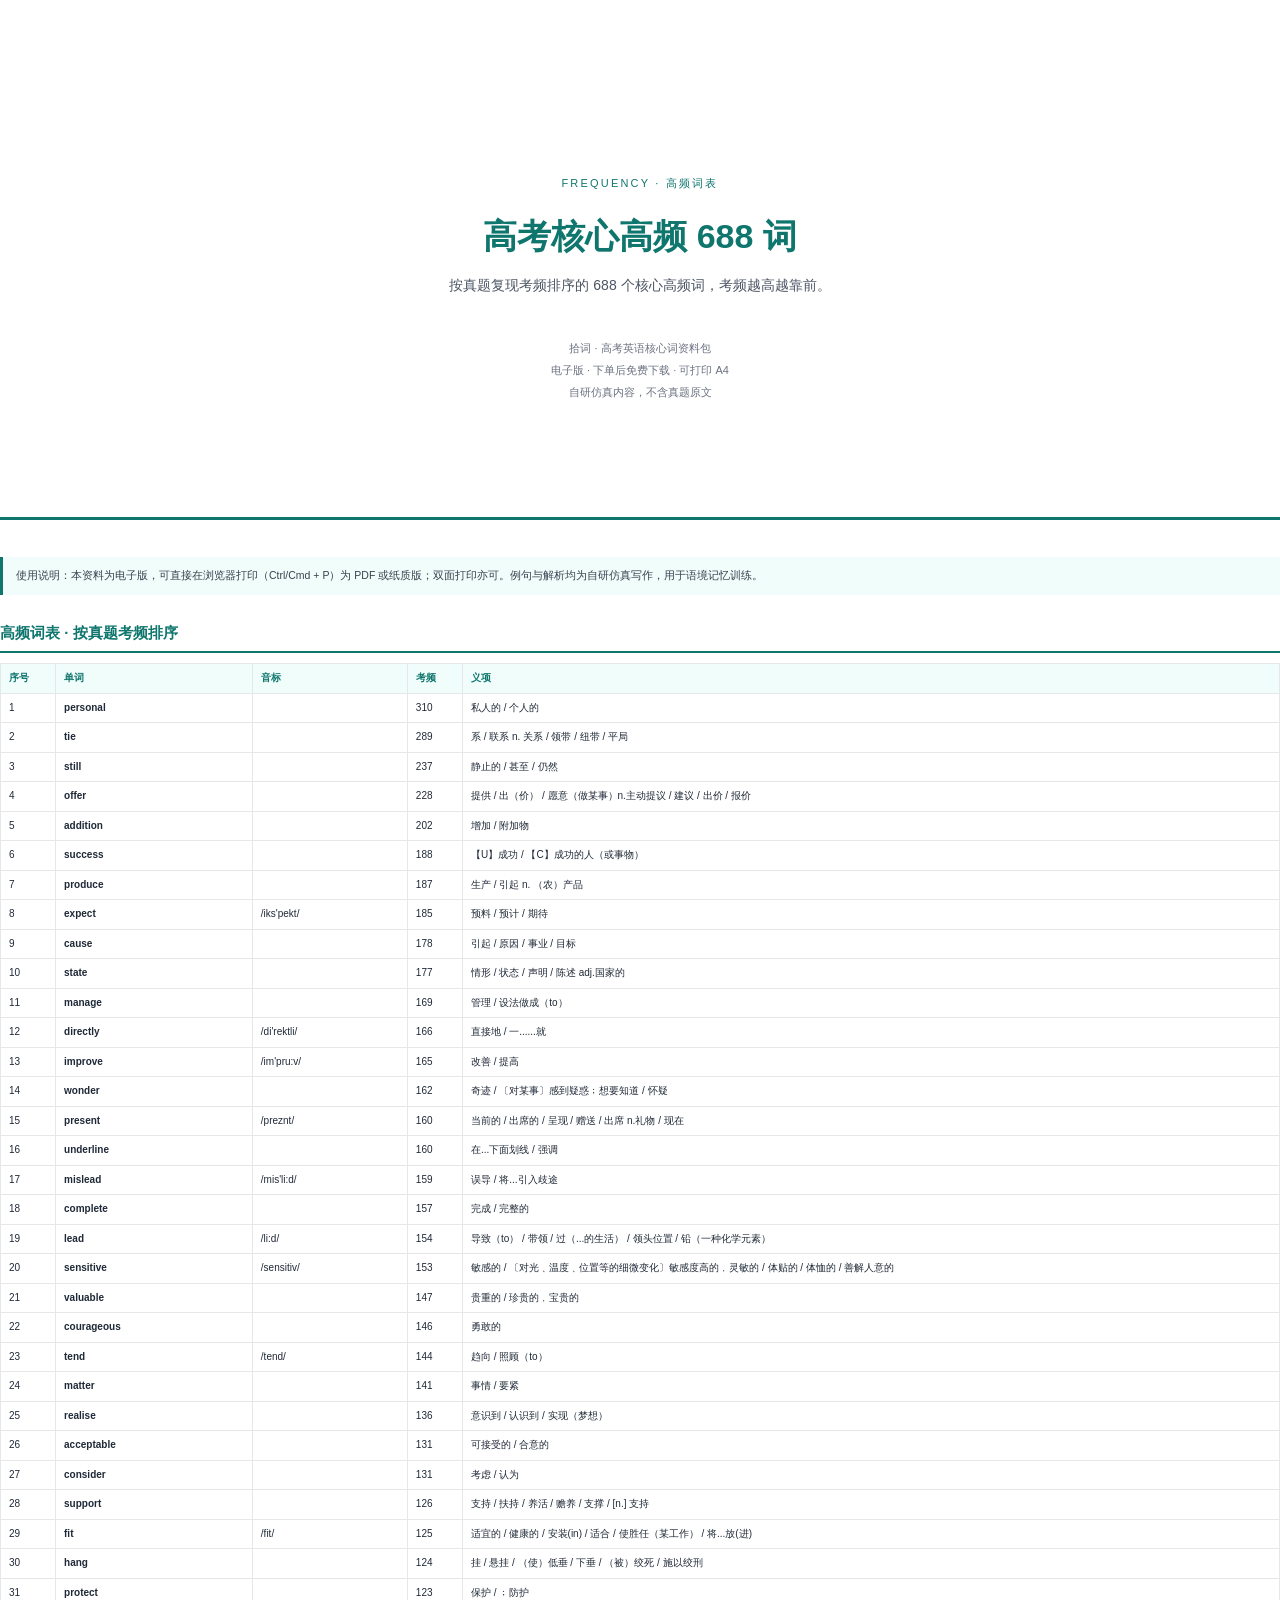
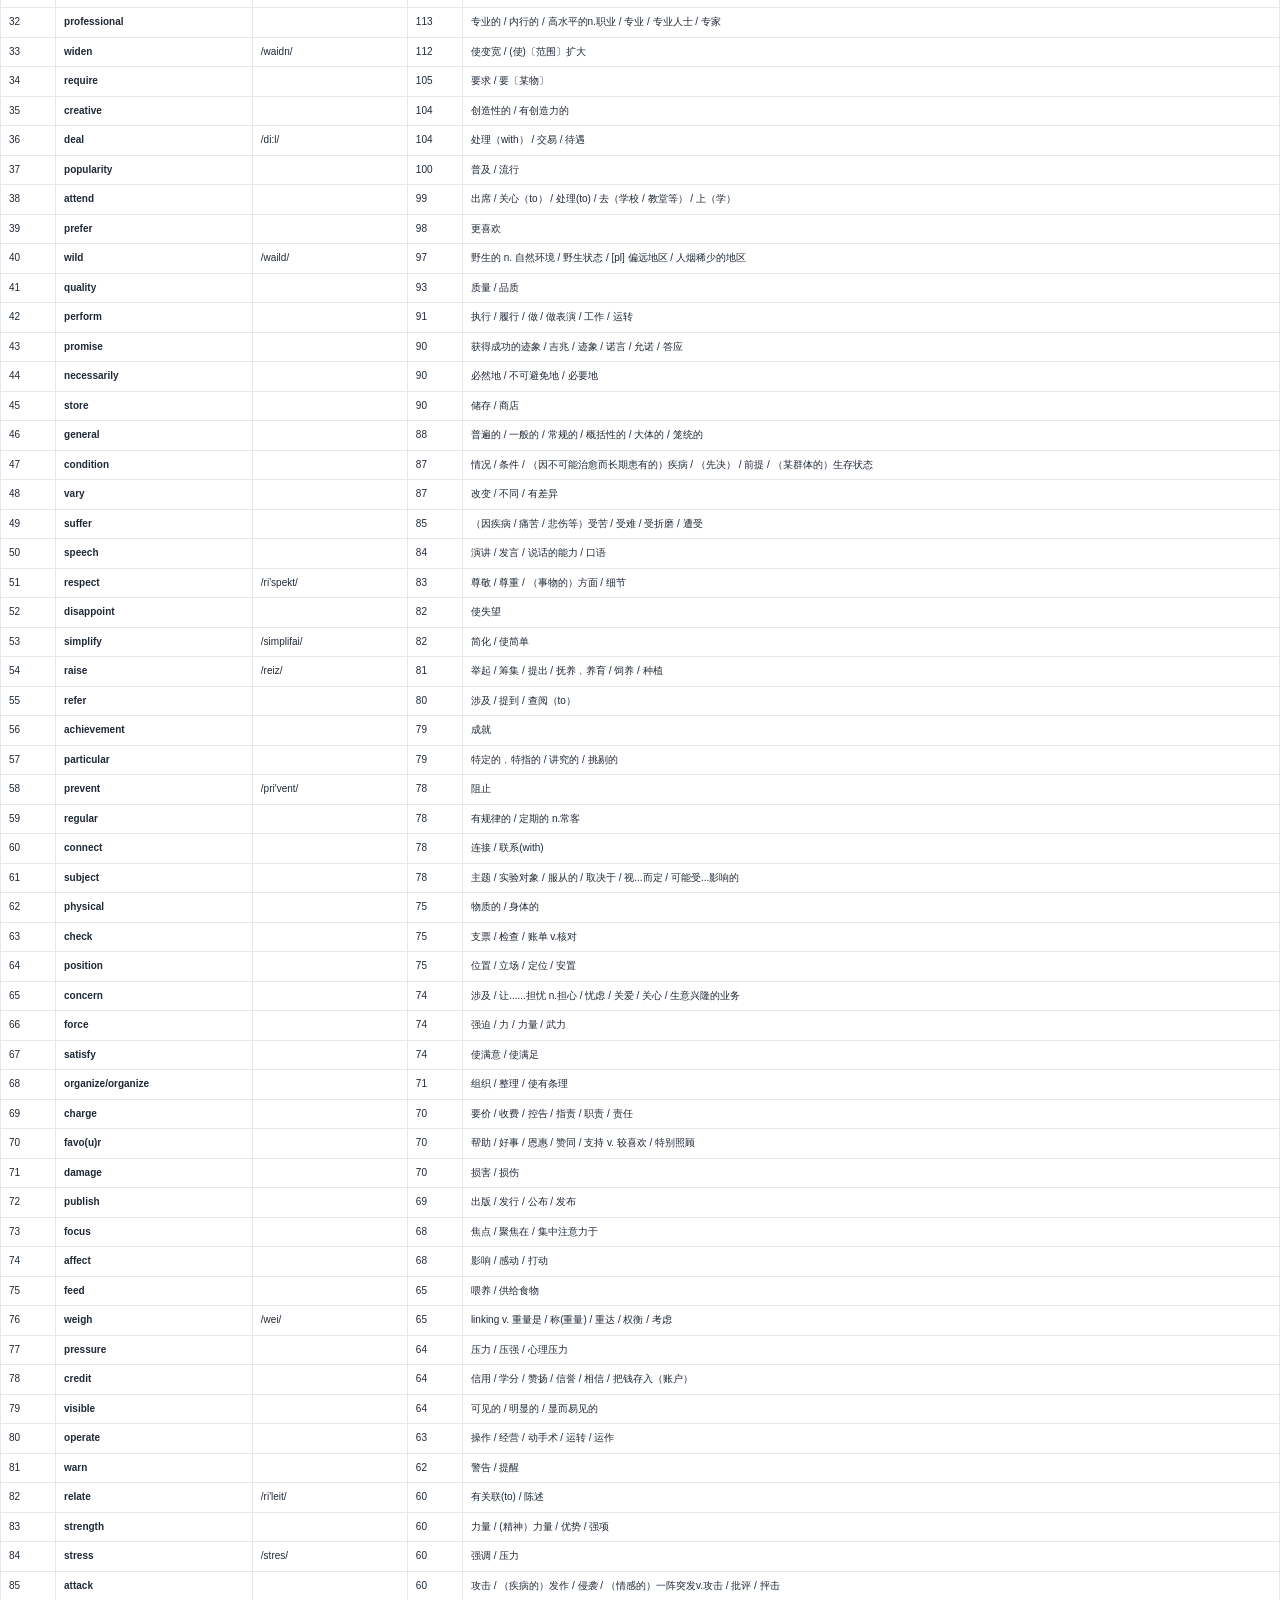
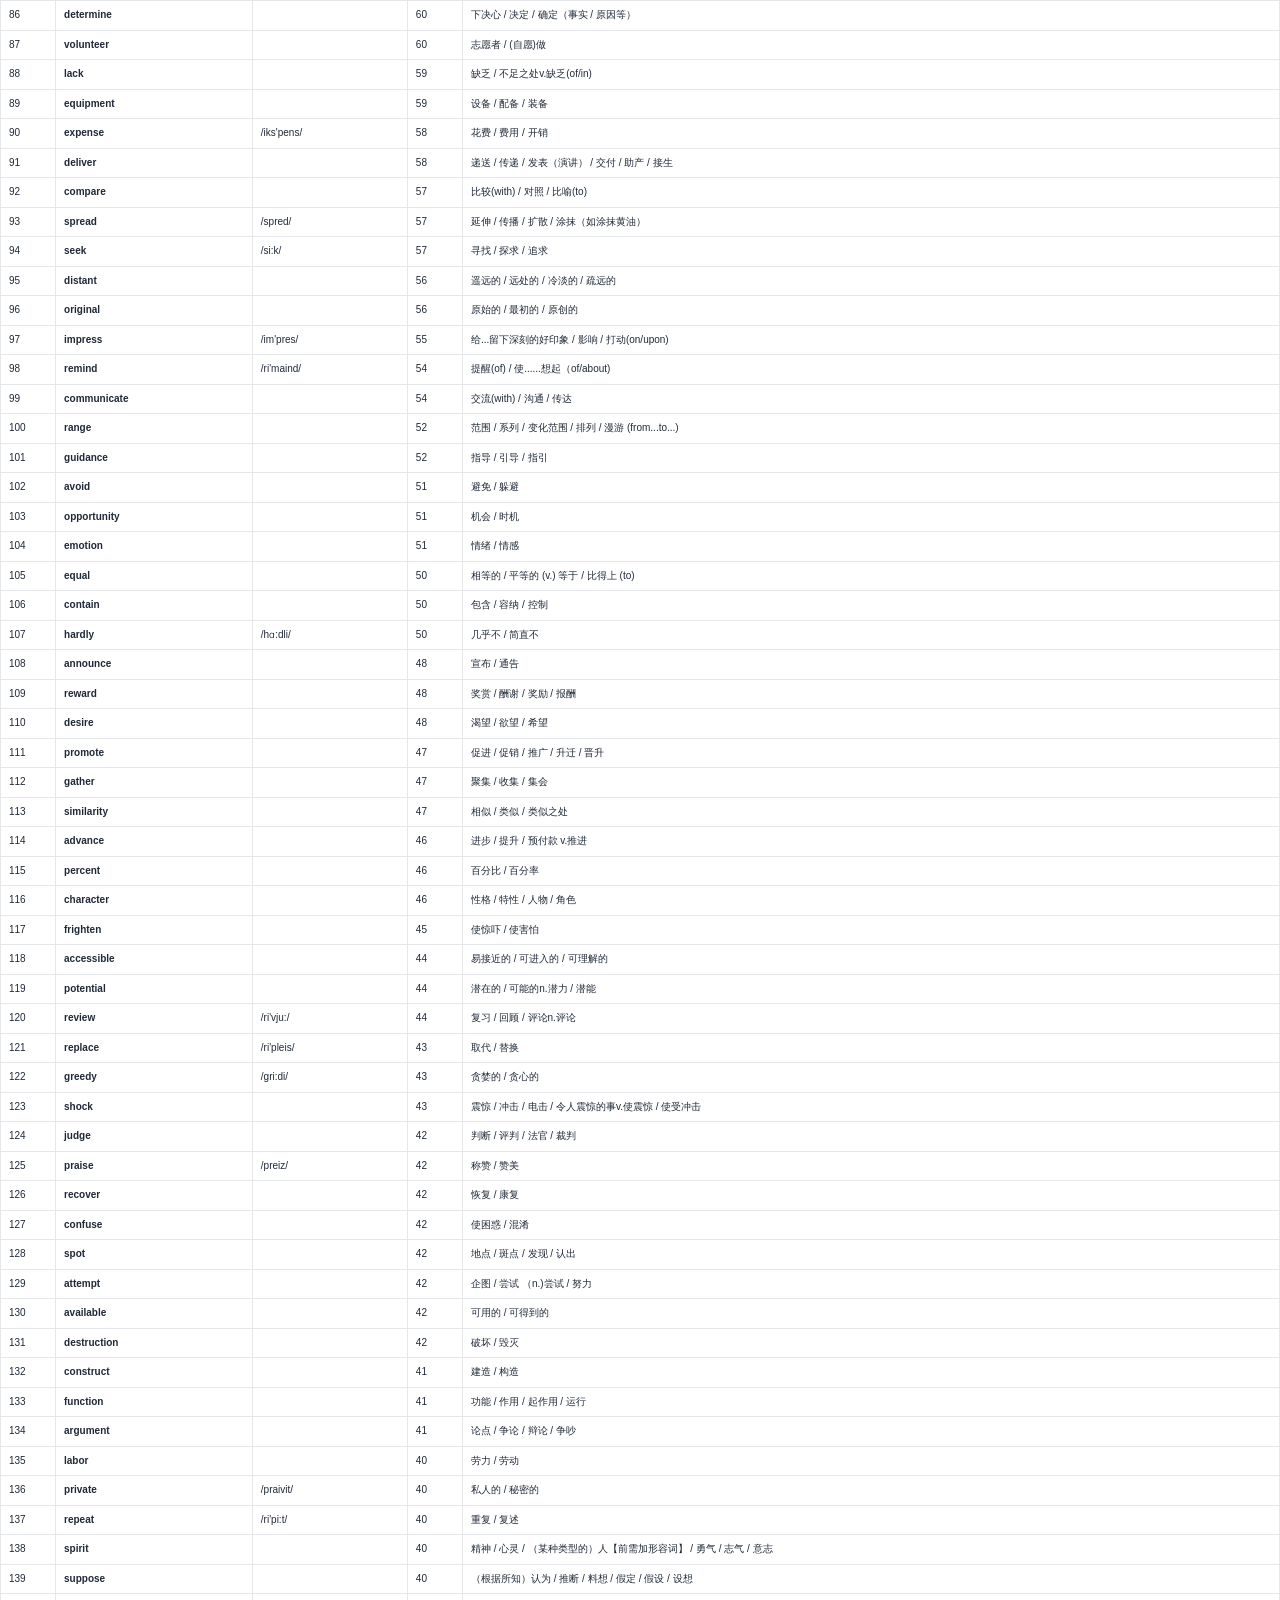
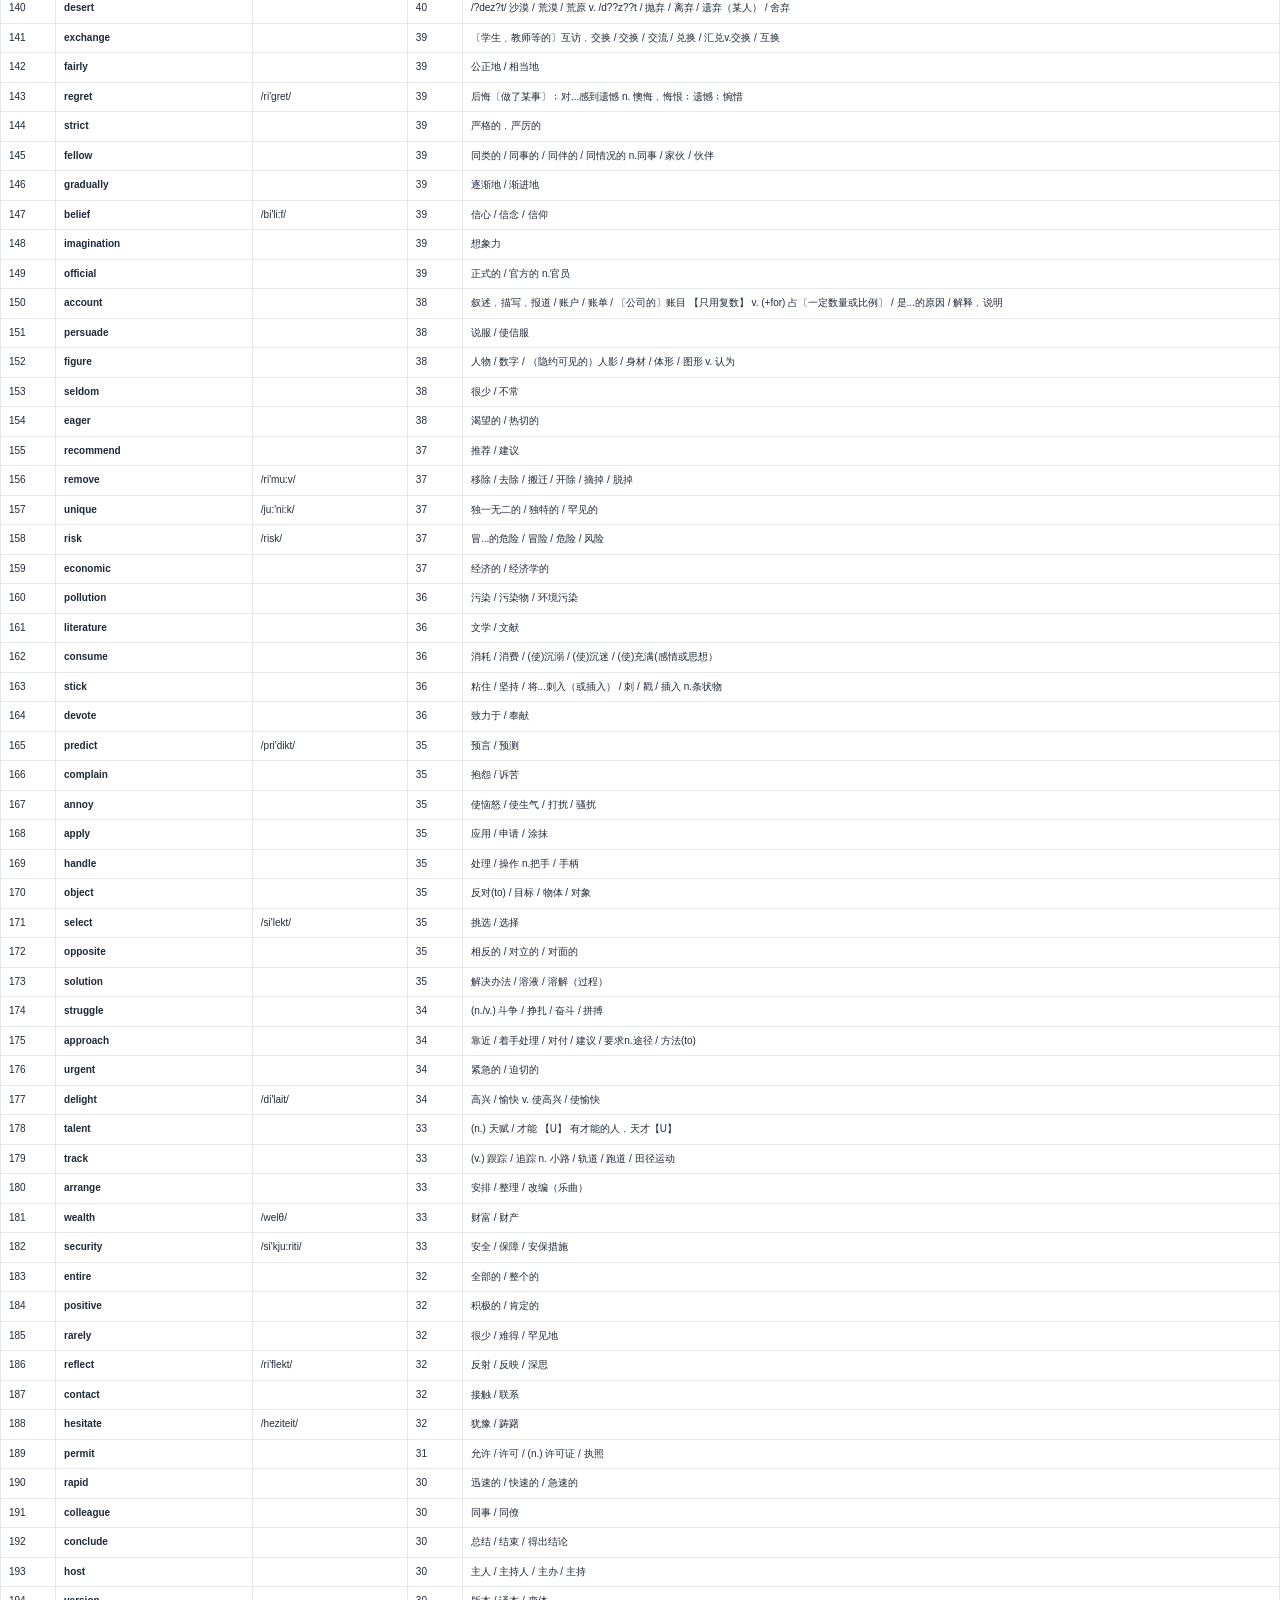
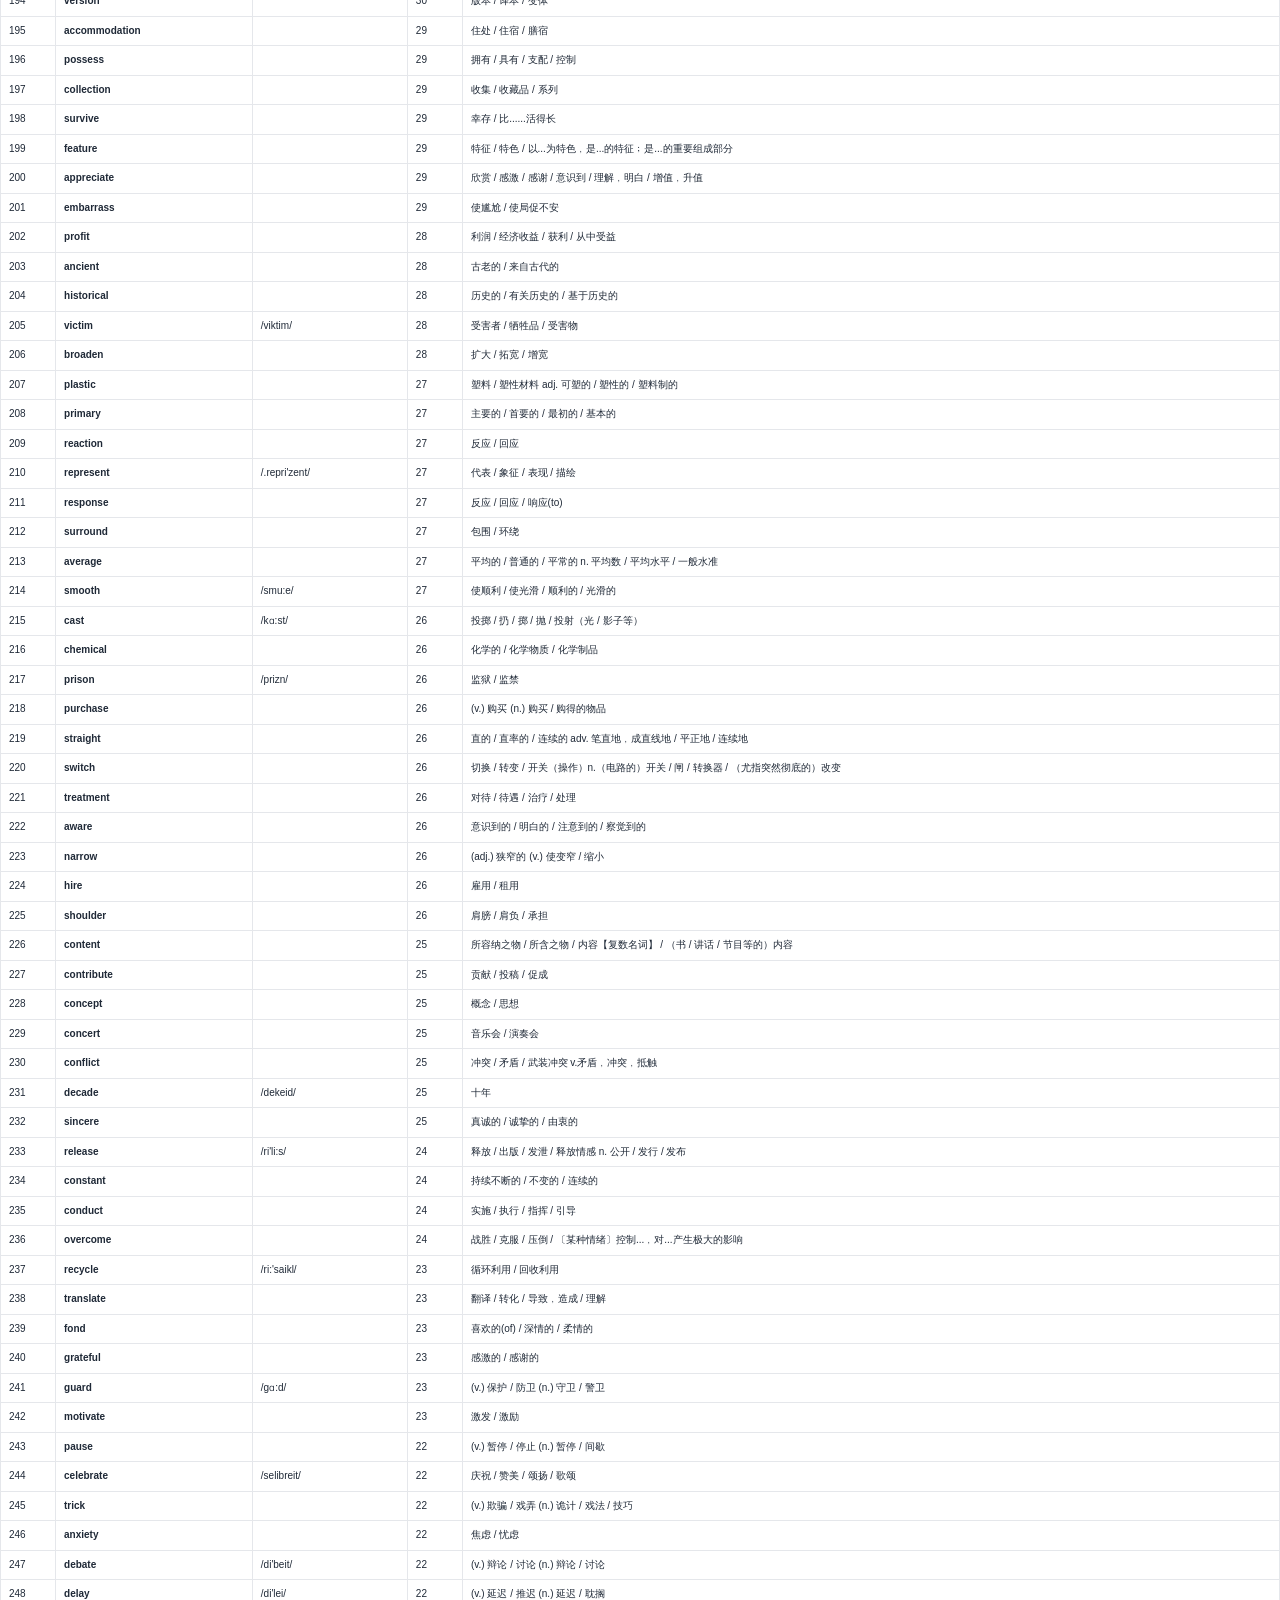
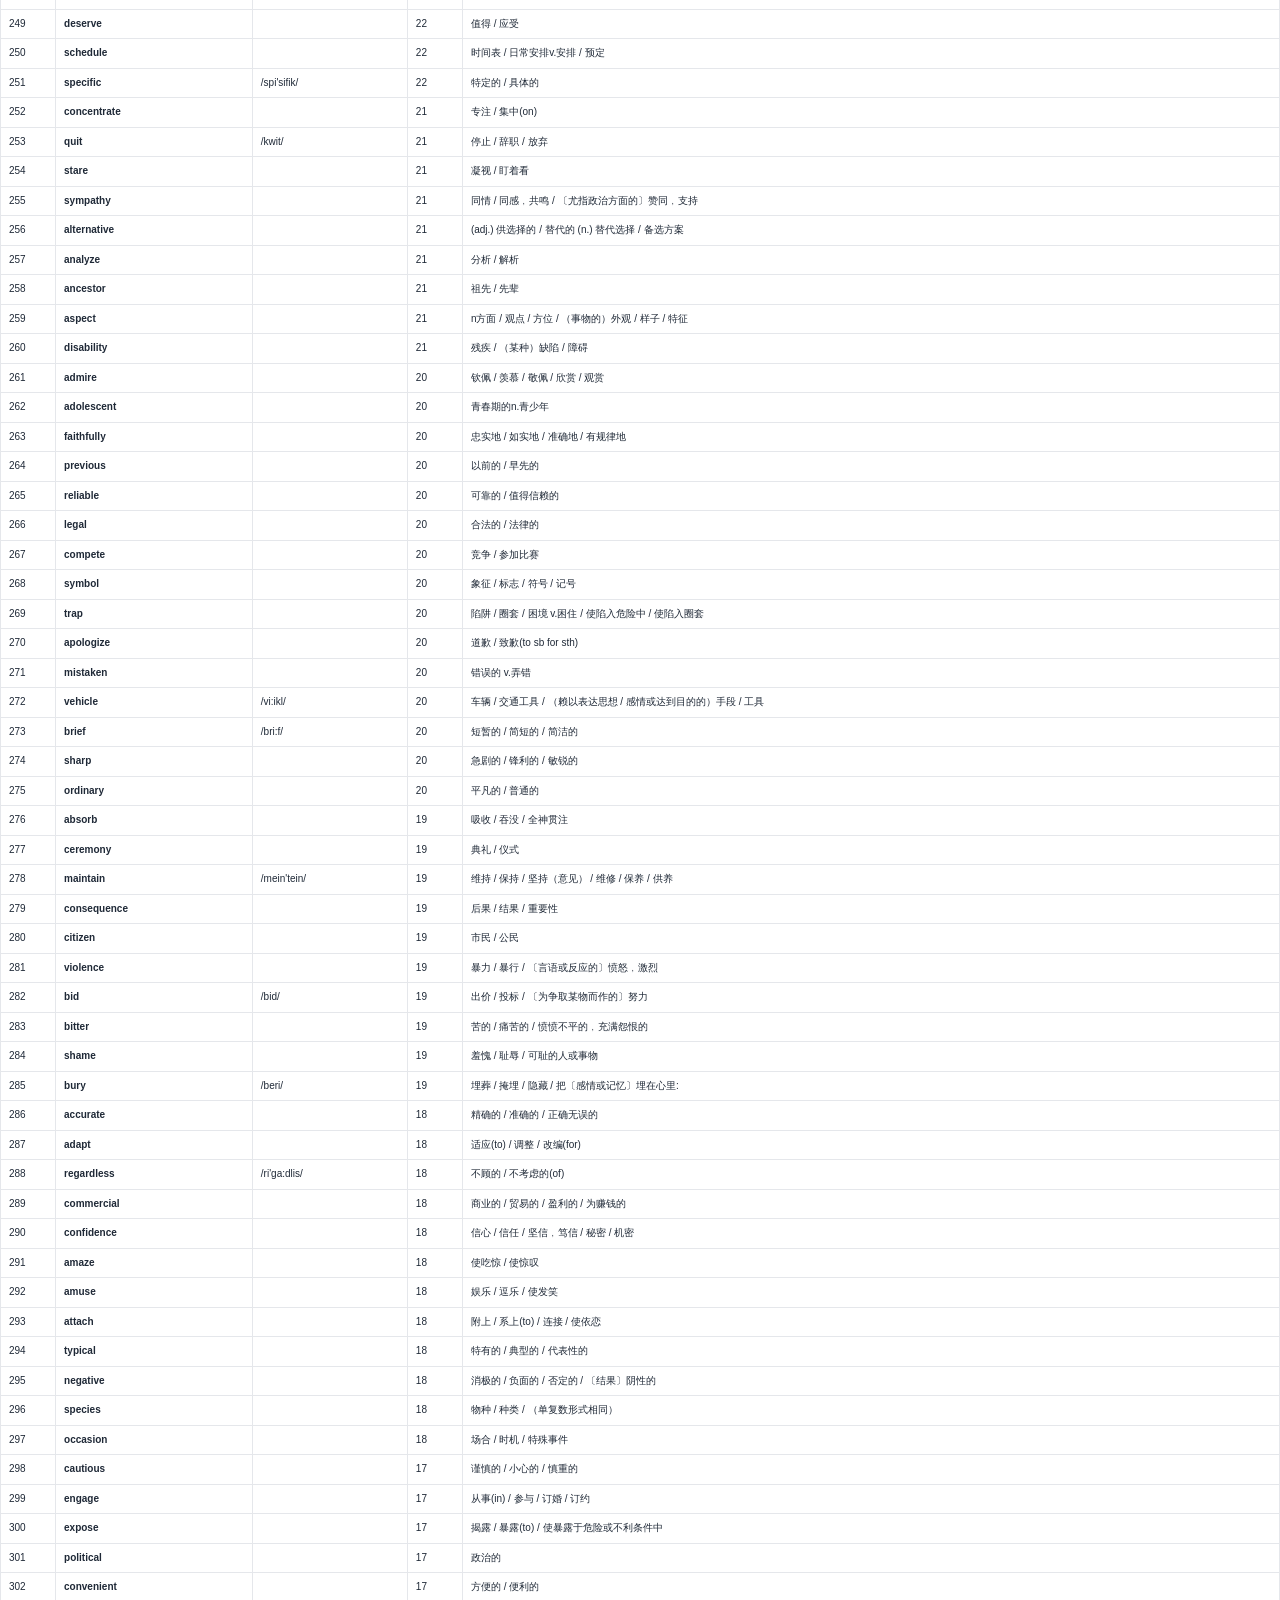
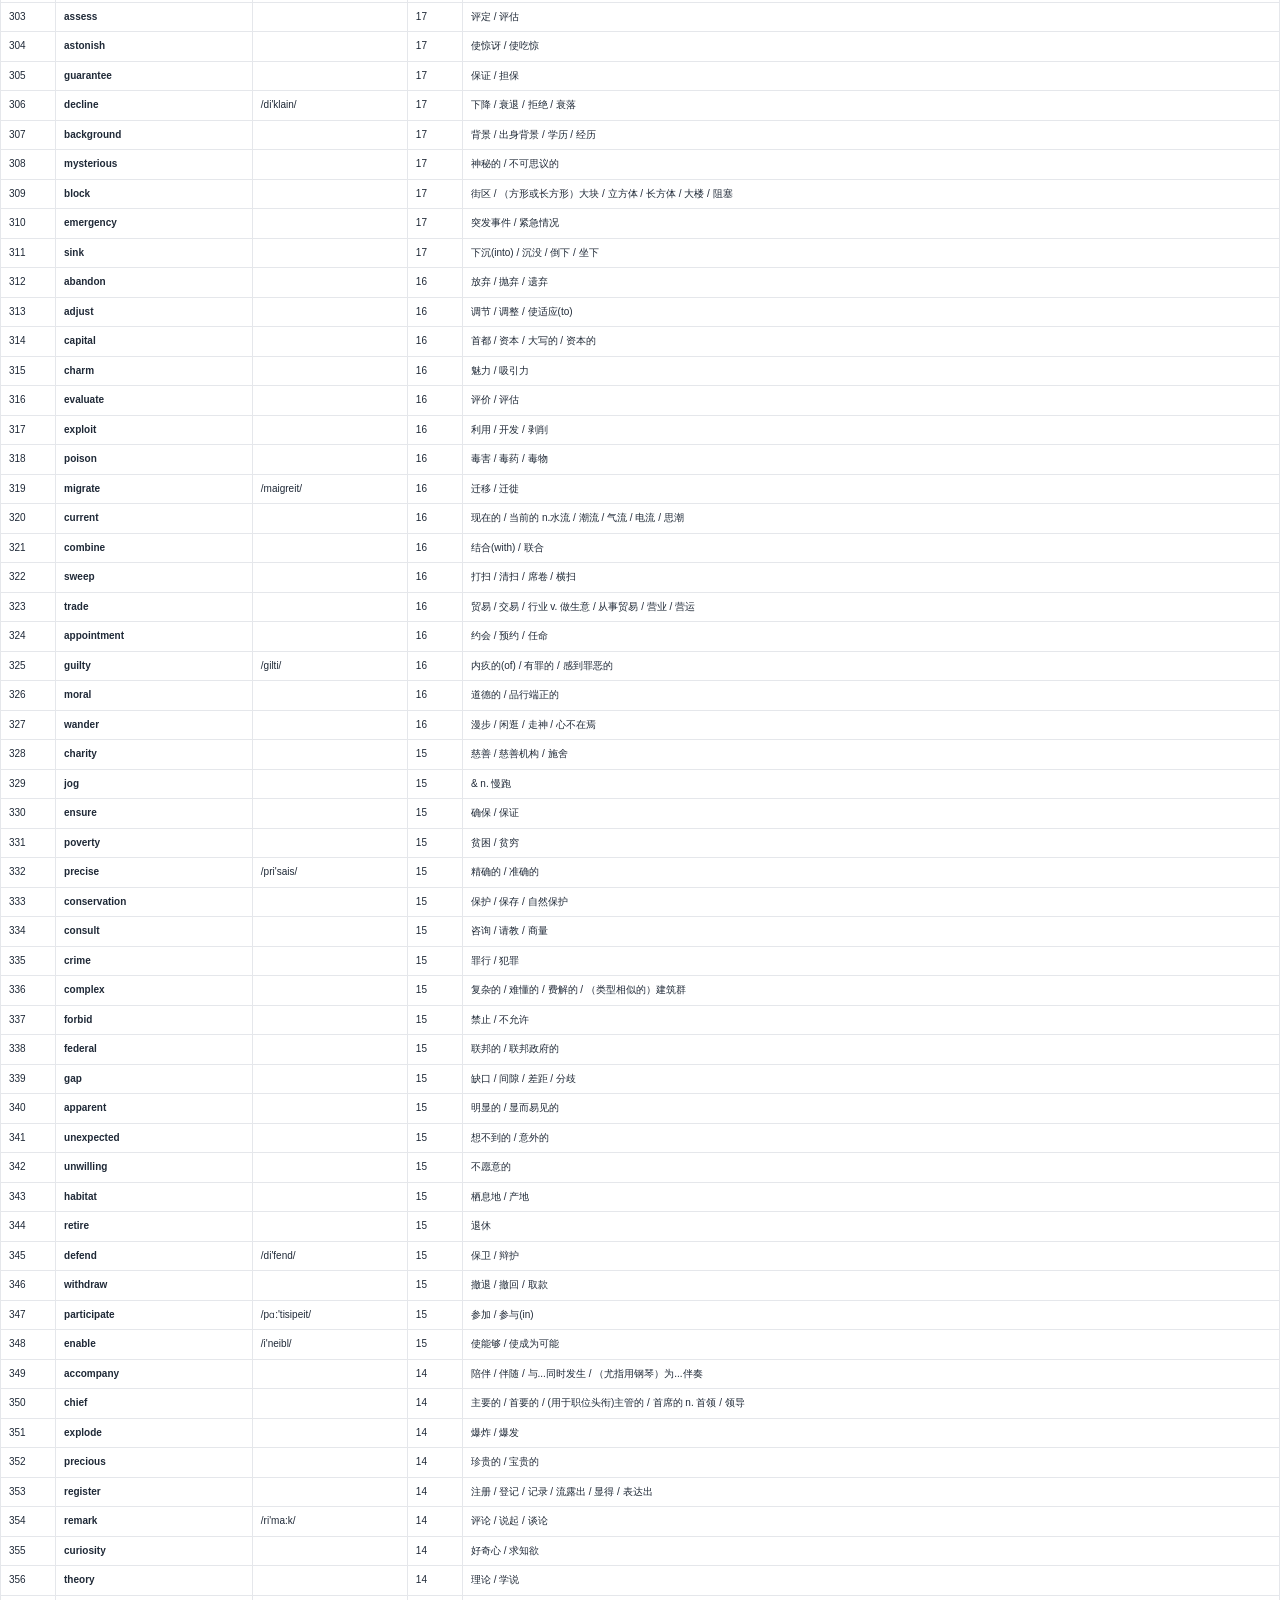
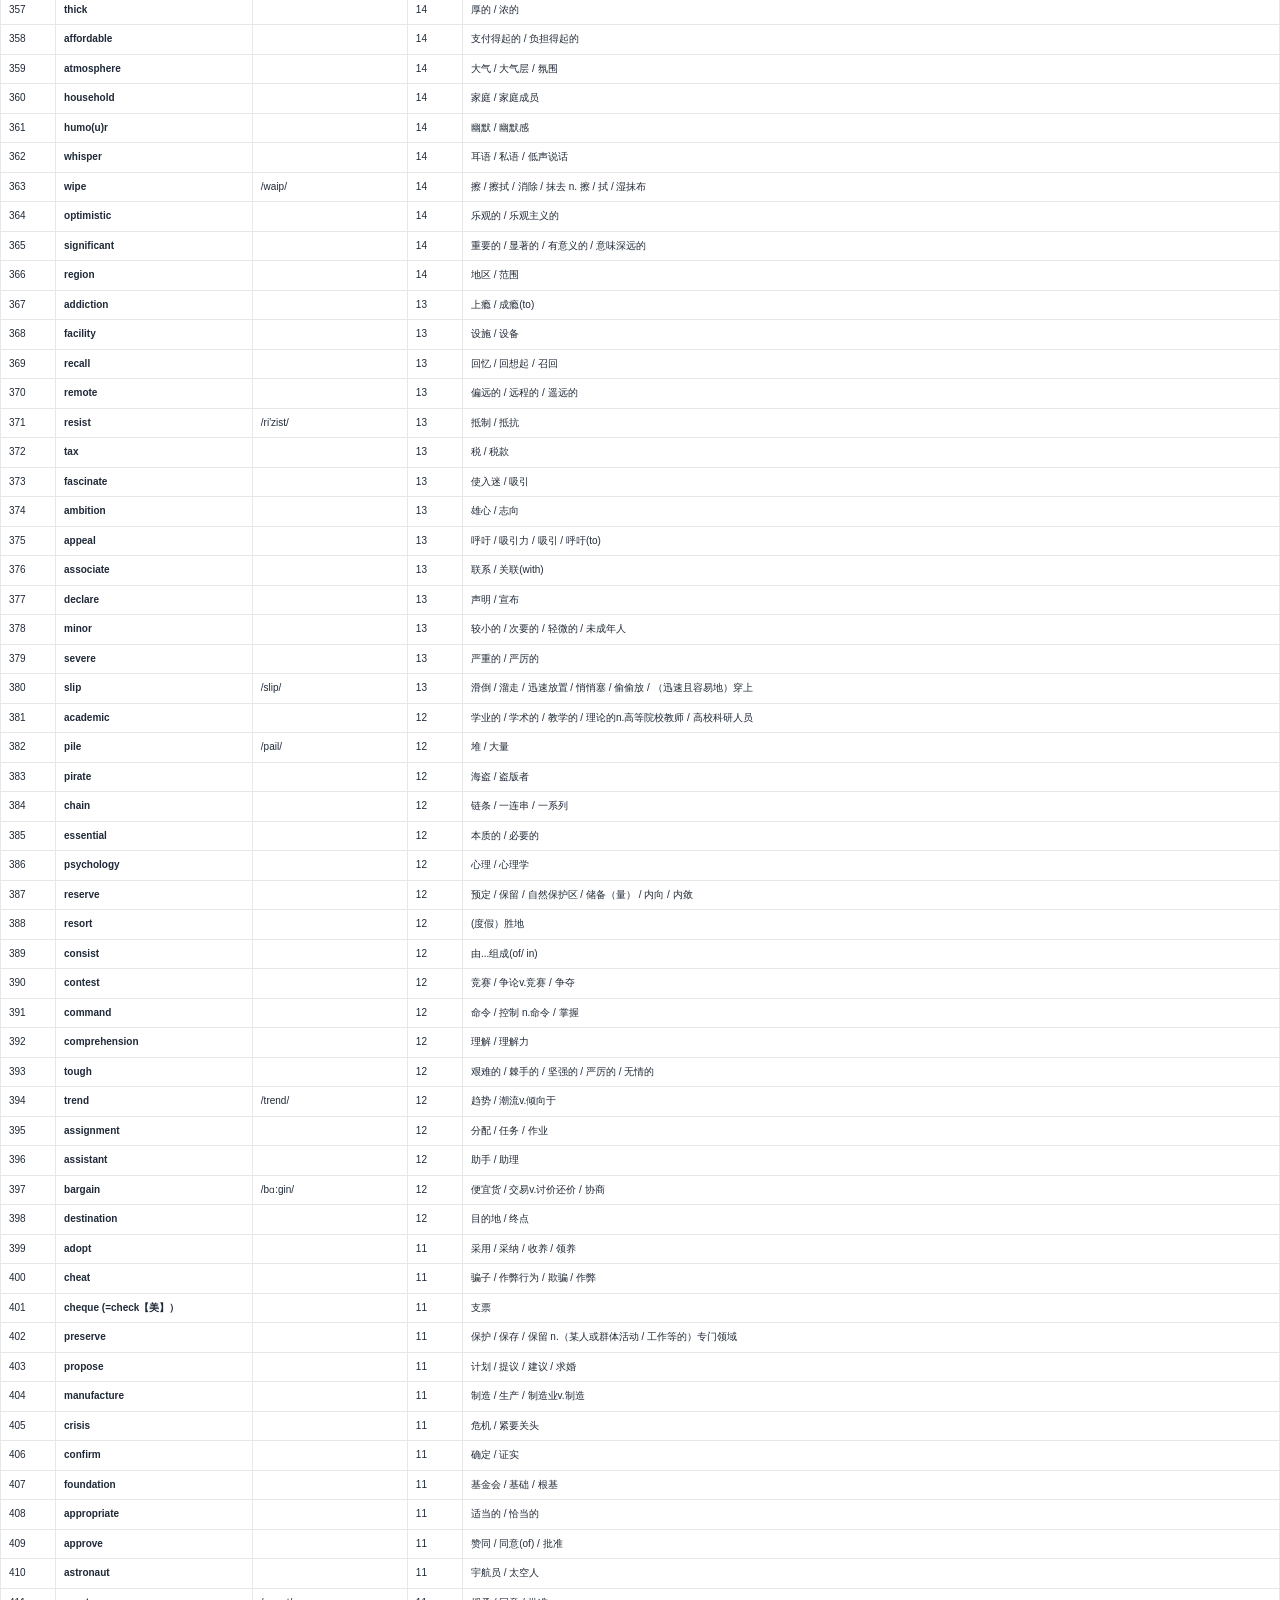
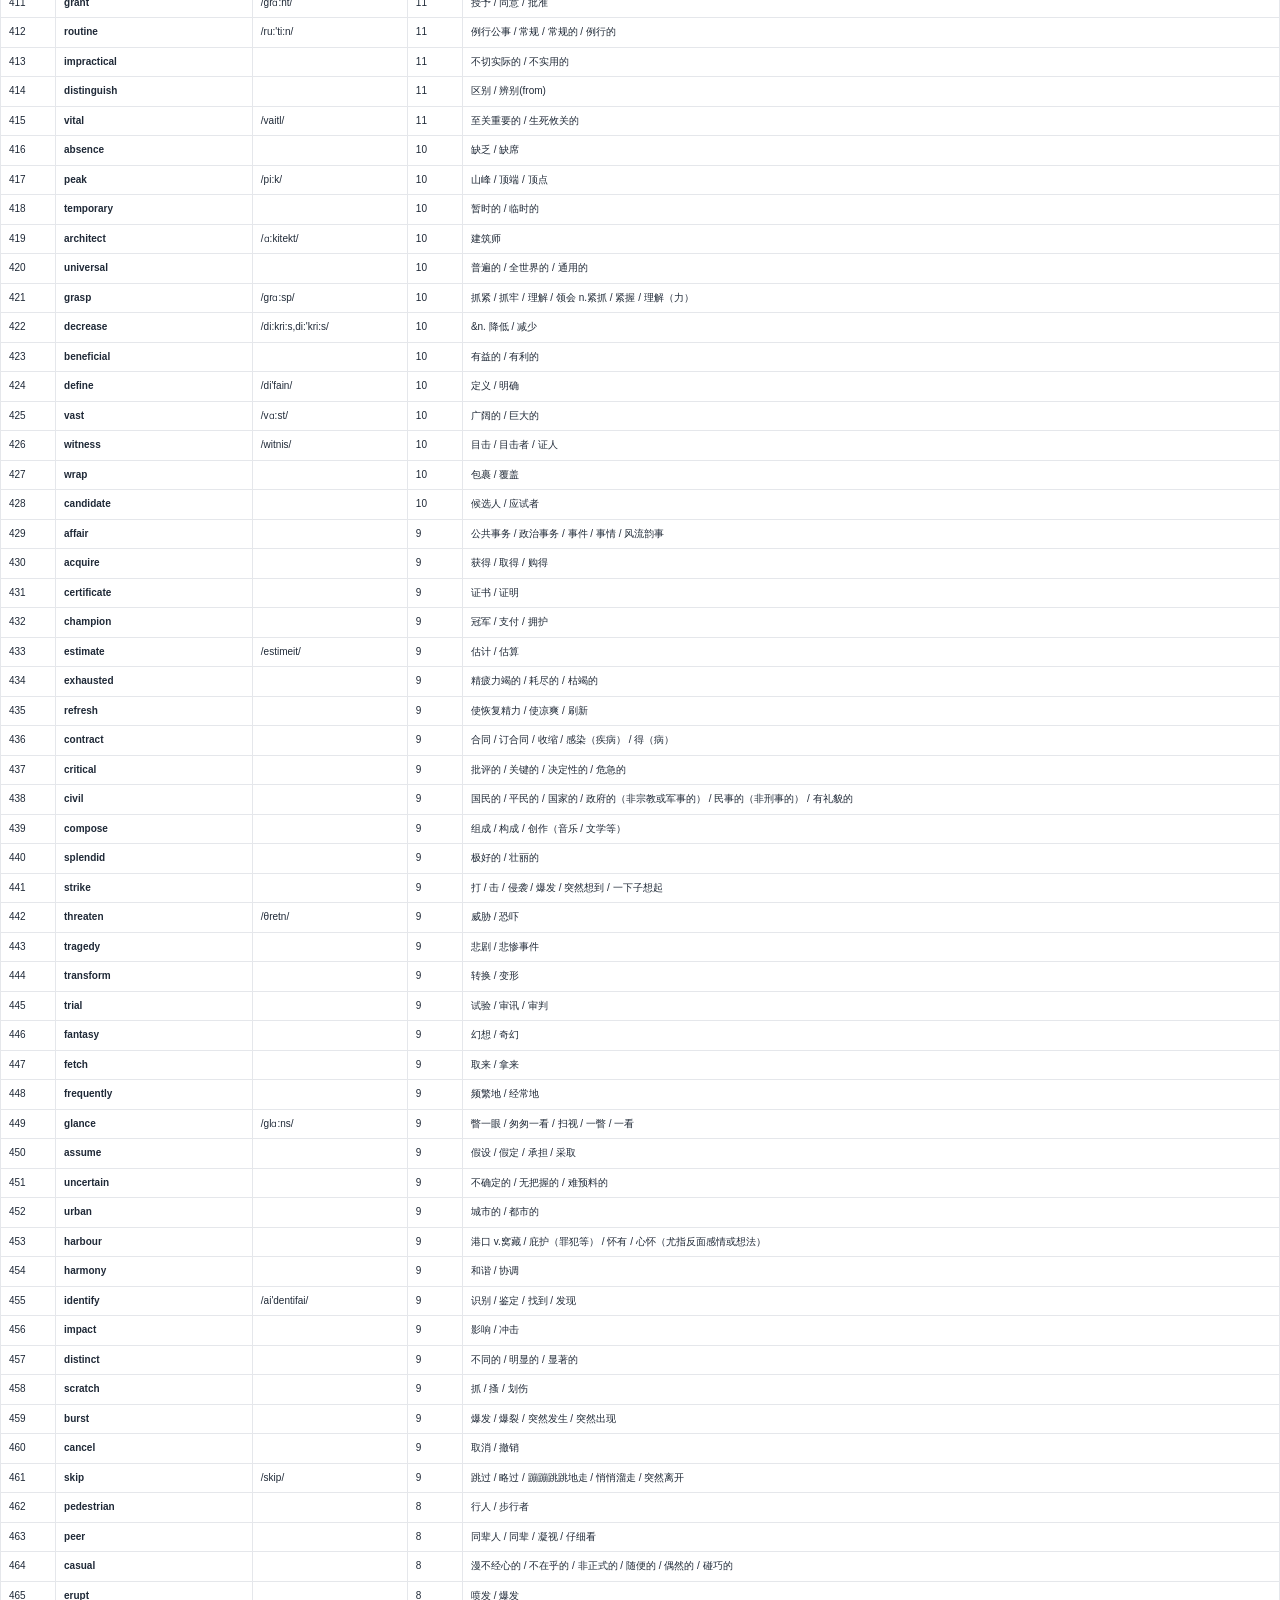
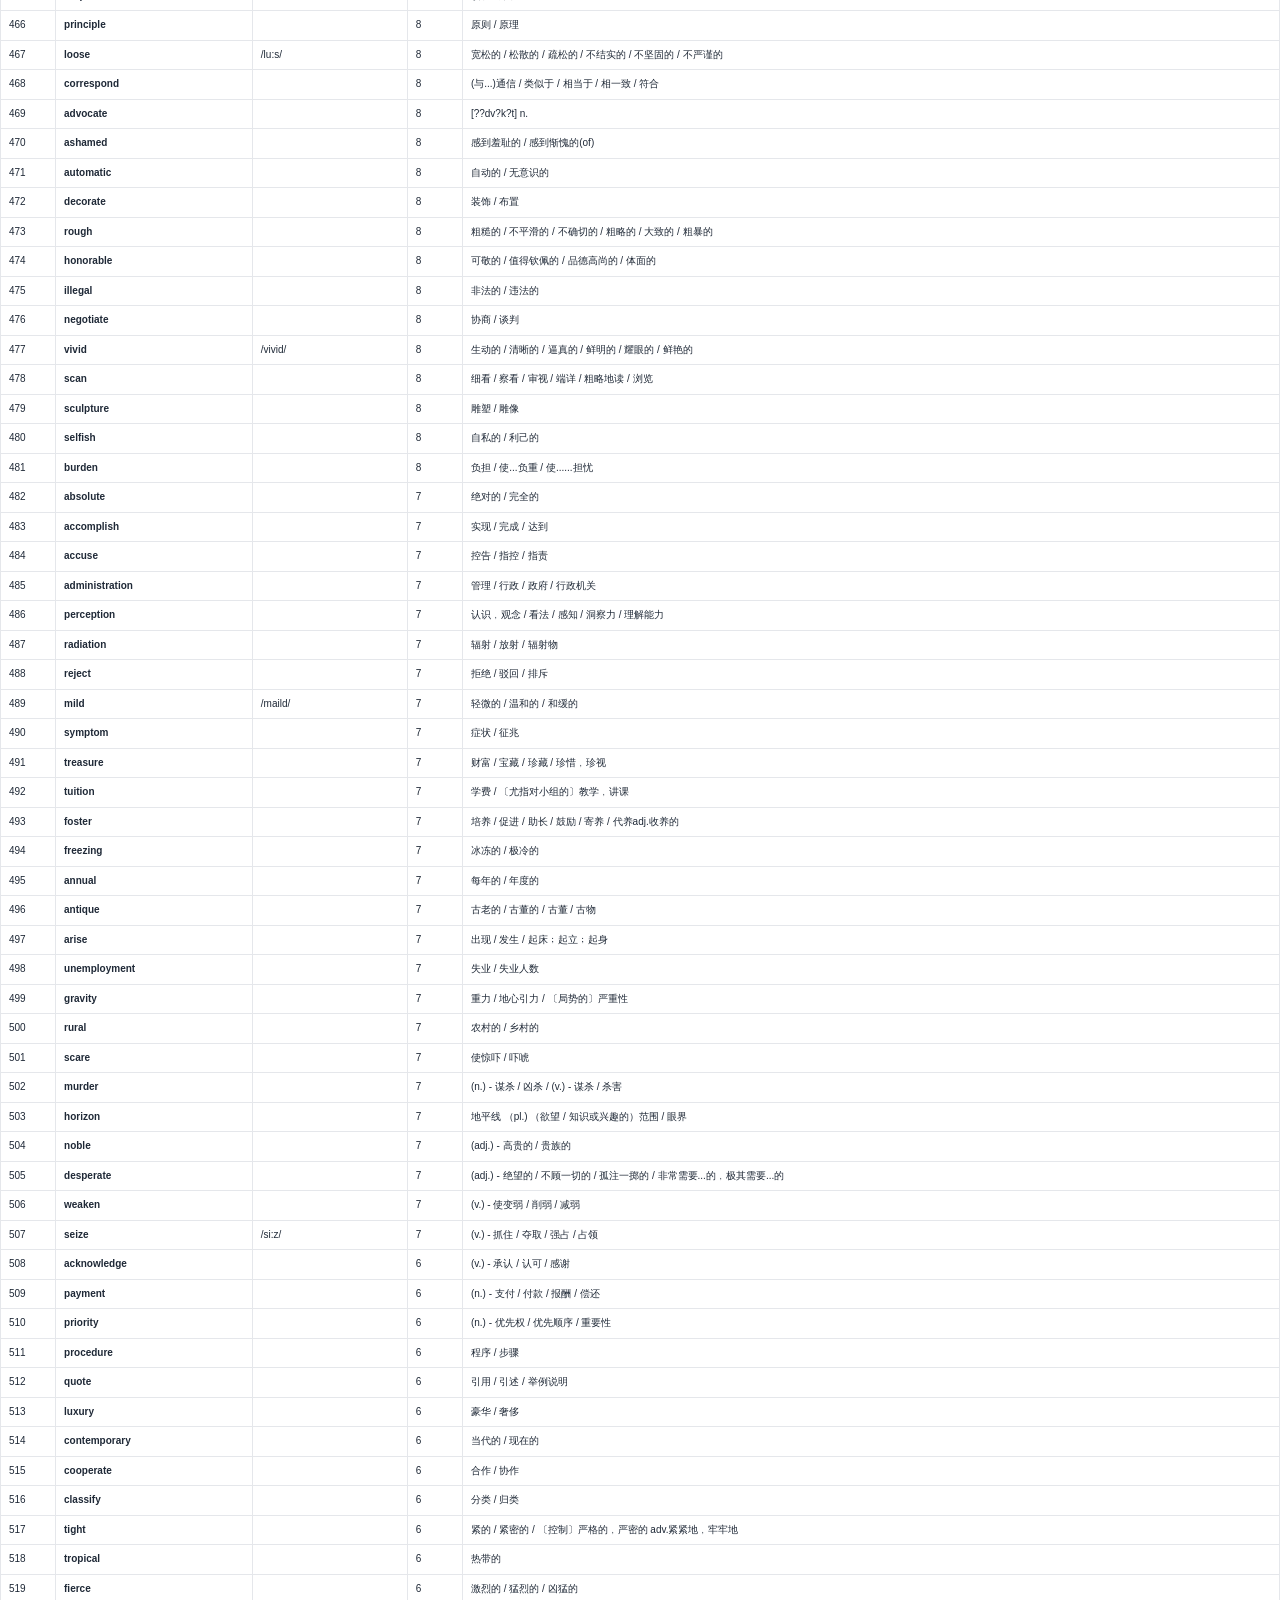
<file: app/assets/downloads/高考核心高频688词表.html>
<!DOCTYPE html><html lang="zh-CN"><head><meta charset="utf-8"><meta name="viewport" content="width=device-width,initial-scale=1"><title>高考核心高频 688 词</title><style>
@page{size:A4;margin:16mm}
*{box-sizing:border-box}
body{font-family:"PingFang SC","Microsoft YaHei","Noto Sans SC",sans-serif;color:#1f2937;line-height:1.65;margin:0;font-size:11px}
h1{font-size:24px;margin:0 0 6px;color:#0f766e}
h2{font-size:15px;margin:26px 0 10px;padding-bottom:6px;border-bottom:2px solid #0f766e;color:#0f766e}
h3{font-size:12.5px;margin:16px 0 6px;color:#111827}
.cover{text-align:center;padding:46mm 0 30mm;border-bottom:3px solid #0f766e;margin-bottom:10mm}
.cover .eyebrow{font-size:11px;letter-spacing:.2em;color:#0f766e;text-transform:uppercase}
.cover h1{font-size:34px;margin:16px 0 10px}
.cover .sub{font-size:14px;color:#4b5563}
.cover .meta{margin-top:40px;font-size:11px;color:#6b7280;line-height:2}
.note{background:#f0fdfa;border-left:3px solid #0f766e;padding:10px 13px;margin:10px 0;font-size:10.5px;color:#374151}
.legal{font-size:9.5px;color:#9ca3af;margin-top:8px;line-height:1.6}
.word{break-inside:avoid;page-break-inside:avoid;border:1px solid #e5e7eb;border-radius:9px;padding:11px 13px;margin:0 0 9px}
.word .hd{display:flex;align-items:baseline;gap:10px;margin-bottom:6px}
.word .hw{font-size:16px;font-weight:700;color:#111827}
.word .ipa{font-family:monospace;font-size:10px;color:#6b7280}
.word .tier{font-size:9px;color:#0f766e;border:1px solid #0f766e;border-radius:4px;padding:1px 6px;margin-left:auto}
.sense{border-top:1px dashed #e5e7eb;padding-top:6px;margin-top:6px}
.sense:first-of-type{border-top:none;padding-top:0;margin-top:0}
.sense .st{font-weight:600;color:#0f766e}
.trap{font-size:9px;color:#dc2626;border:1px solid #dc2626;border-radius:4px;padding:1px 5px;margin-left:6px}
.ex{color:#374151;font-style:italic;margin:4px 0 2px}
.zh{color:#6b7280;font-size:10px}
.col{color:#0f766e;font-size:9.5px;margin-top:3px}
.src{color:#9ca3af;font-size:8.5px;margin-top:3px}
.q{break-inside:avoid;page-break-inside:avoid;border:1px solid #e5e7eb;border-radius:9px;padding:12px 14px;margin:0 0 10px}
.q .no{font-size:10px;color:#9ca3af;font-family:monospace}
.q .stem{font-size:12.5px;font-weight:600;margin:4px 0}
.q .opts{display:grid;grid-template-columns:1fr 1fr;gap:3px 14px;margin:7px 0;font-size:11px}
.q .ans{background:#f0fdfa;padding:7px 10px;border-radius:6px;font-size:10.5px}
.q .exp{font-size:10px;color:#4b5563;white-space:pre-wrap;margin-top:5px}
table{width:100%;border-collapse:collapse;margin:8px 0;font-size:10px}
th,td{border:1px solid #e5e7eb;padding:6px 8px;text-align:left;vertical-align:top}
th{background:#f0fdfa;color:#0f766e}
.foot{margin-top:30px;padding-top:12px;border-top:1px solid #e5e7eb;text-align:center;color:#9ca3af;font-size:9px}
@media print{.no-print{display:none}}
</style></head><body><div class="cover"><div class="eyebrow">FREQUENCY · 高频词表</div><h1>高考核心高频 688 词</h1><div class="sub">按真题复现考频排序的 688 个核心高频词，考频越高越靠前。</div><div class="meta">拾词 · 高考英语核心词资料包<br>电子版 · 下单后免费下载 · 可打印 A4<br>自研仿真内容，不含真题原文</div></div><div class="note">使用说明：本资料为电子版，可直接在浏览器打印（Ctrl/Cmd + P）为 PDF 或纸质版；双面打印亦可。例句与解析均为自研仿真写作，用于语境记忆训练。</div><h2>高频词表 · 按真题考频排序</h2><table><tr><th>序号</th><th>单词</th><th>音标</th><th>考频</th><th>义项</th></tr><tr><td>1</td><td><b>personal</b></td><td></td><td>310</td><td>私人的 / 个人的</td></tr><tr><td>2</td><td><b>tie</b></td><td></td><td>289</td><td>系 / 联系  n. 关系 / 领带 / 纽带 / 平局</td></tr><tr><td>3</td><td><b>still</b></td><td></td><td>237</td><td>静止的 / 甚至 / 仍然</td></tr><tr><td>4</td><td><b>offer</b></td><td></td><td>228</td><td>提供 / 出（价） / 愿意（做某事）n.主动提议 / 建议 / 出价 / 报价</td></tr><tr><td>5</td><td><b>addition</b></td><td></td><td>202</td><td>增加 / 附加物</td></tr><tr><td>6</td><td><b>success</b></td><td></td><td>188</td><td>【U】成功 / 【C】成功的人（或事物）</td></tr><tr><td>7</td><td><b>produce</b></td><td></td><td>187</td><td>生产 / 引起 n. （农）产品</td></tr><tr><td>8</td><td><b>expect</b></td><td>/iks'pekt/</td><td>185</td><td>预料 / 预计 / 期待</td></tr><tr><td>9</td><td><b>cause</b></td><td></td><td>178</td><td>引起 / 原因 / 事业 / 目标</td></tr><tr><td>10</td><td><b>state</b></td><td></td><td>177</td><td>情形 / 状态 / 声明 / 陈述 adj.国家的</td></tr><tr><td>11</td><td><b>manage</b></td><td></td><td>169</td><td>管理 / 设法做成（to）</td></tr><tr><td>12</td><td><b>directly</b></td><td>/di'rektli/</td><td>166</td><td>直接地 / 一......就</td></tr><tr><td>13</td><td><b>improve</b></td><td>/im'pru:v/</td><td>165</td><td>改善 / 提高</td></tr><tr><td>14</td><td><b>wonder</b></td><td></td><td>162</td><td>奇迹 / 〔对某事〕感到疑惑﹔想要知道 / 怀疑</td></tr><tr><td>15</td><td><b>present</b></td><td>/preznt/</td><td>160</td><td>当前的 / 出席的 / 呈现 / 赠送 / 出席 n.礼物 / 现在</td></tr><tr><td>16</td><td><b>underline</b></td><td></td><td>160</td><td>在...下面划线 / 强调</td></tr><tr><td>17</td><td><b>mislead</b></td><td>/mis'li:d/</td><td>159</td><td>误导 / 将...引入歧途</td></tr><tr><td>18</td><td><b>complete</b></td><td></td><td>157</td><td>完成 / 完整的</td></tr><tr><td>19</td><td><b>lead</b></td><td>/li:d/</td><td>154</td><td>导致（to） / 带领 / 过（...的生活） / 领头位置 / 铅（一种化学元素）</td></tr><tr><td>20</td><td><b>sensitive</b></td><td>/sensitiv/</td><td>153</td><td>敏感的 / 〔对光﹑温度﹑位置等的细微变化〕敏感度高的﹐灵敏的 / 体贴的 / 体恤的 / 善解人意的</td></tr><tr><td>21</td><td><b>valuable</b></td><td></td><td>147</td><td>贵重的 / 珍贵的﹐宝贵的</td></tr><tr><td>22</td><td><b>courageous</b></td><td></td><td>146</td><td>勇敢的</td></tr><tr><td>23</td><td><b>tend</b></td><td>/tend/</td><td>144</td><td>趋向 / 照顾（to）</td></tr><tr><td>24</td><td><b>matter</b></td><td></td><td>141</td><td>事情 / 要紧</td></tr><tr><td>25</td><td><b>realise</b></td><td></td><td>136</td><td>意识到 / 认识到 / 实现（梦想）</td></tr><tr><td>26</td><td><b>acceptable</b></td><td></td><td>131</td><td>可接受的 / 合意的</td></tr><tr><td>27</td><td><b>consider</b></td><td></td><td>131</td><td>考虑 / 认为</td></tr><tr><td>28</td><td><b>support</b></td><td></td><td>126</td><td>支持 / 扶持 / 养活 / 赡养 / 支撑 / [n.] 支持</td></tr><tr><td>29</td><td><b>fit</b></td><td>/fit/</td><td>125</td><td>适宜的 / 健康的 / 安装(in) / 适合 / 使胜任（某工作） / 将...放(进)</td></tr><tr><td>30</td><td><b>hang</b></td><td></td><td>124</td><td>挂 / 悬挂 / （使）低垂 / 下垂 / （被）绞死 / 施以绞刑</td></tr><tr><td>31</td><td><b>protect</b></td><td></td><td>123</td><td>保护 / ﹔防护</td></tr><tr><td>32</td><td><b>professional</b></td><td></td><td>113</td><td>专业的 / 内行的 / 高水平的n.职业 / 专业 / 专业人士 / 专家</td></tr><tr><td>33</td><td><b>widen</b></td><td>/waidn/</td><td>112</td><td>使变宽 / (使)〔范围〕扩大</td></tr><tr><td>34</td><td><b>require</b></td><td></td><td>105</td><td>要求 / 要〔某物〕</td></tr><tr><td>35</td><td><b>creative</b></td><td></td><td>104</td><td>创造性的 / 有创造力的</td></tr><tr><td>36</td><td><b>deal</b></td><td>/di:l/</td><td>104</td><td>处理（with） / 交易 / 待遇</td></tr><tr><td>37</td><td><b>popularity</b></td><td></td><td>100</td><td>普及 / 流行</td></tr><tr><td>38</td><td><b>attend</b></td><td></td><td>99</td><td>出席 / 关心（to） / 处理(to) / 去（学校 / 教堂等） / 上（学）</td></tr><tr><td>39</td><td><b>prefer</b></td><td></td><td>98</td><td>更喜欢</td></tr><tr><td>40</td><td><b>wild</b></td><td>/waild/</td><td>97</td><td>野生的 n. 自然环境 / 野生状态 / [pl] 偏远地区 / 人烟稀少的地区</td></tr><tr><td>41</td><td><b>quality</b></td><td></td><td>93</td><td>质量 / 品质</td></tr><tr><td>42</td><td><b>perform</b></td><td></td><td>91</td><td>执行 / 履行 / 做 / 做表演 / 工作 / 运转</td></tr><tr><td>43</td><td><b>promise</b></td><td></td><td>90</td><td>获得成功的迹象 / 吉兆 / 迹象 / 诺言 / 允诺 / 答应</td></tr><tr><td>44</td><td><b>necessarily</b></td><td></td><td>90</td><td>必然地 / 不可避免地 / 必要地</td></tr><tr><td>45</td><td><b>store</b></td><td></td><td>90</td><td>储存 / 商店</td></tr><tr><td>46</td><td><b>general</b></td><td></td><td>88</td><td>普遍的 / 一般的 / 常规的 / 概括性的 / 大体的 / 笼统的</td></tr><tr><td>47</td><td><b>condition</b></td><td></td><td>87</td><td>情况 / 条件 / （因不可能治愈而长期患有的）疾病 / （先决） / 前提 / （某群体的）生存状态</td></tr><tr><td>48</td><td><b>vary</b></td><td></td><td>87</td><td>改变 / 不同 / 有差异</td></tr><tr><td>49</td><td><b>suffer</b></td><td></td><td>85</td><td>（因疾病 / 痛苦 / 悲伤等）受苦 / 受难 / 受折磨 / 遭受</td></tr><tr><td>50</td><td><b>speech</b></td><td></td><td>84</td><td>演讲 / 发言 / 说话的能力 / 口语</td></tr><tr><td>51</td><td><b>respect</b></td><td>/ri'spekt/</td><td>83</td><td>尊敬 / 尊重 / （事物的）方面 / 细节</td></tr><tr><td>52</td><td><b>disappoint</b></td><td></td><td>82</td><td>使失望</td></tr><tr><td>53</td><td><b>simplify</b></td><td>/simplifai/</td><td>82</td><td>简化 / 使简单</td></tr><tr><td>54</td><td><b>raise</b></td><td>/reiz/</td><td>81</td><td>举起 / 筹集 / 提出 / 抚养﹐养育 / 饲养 / 种植</td></tr><tr><td>55</td><td><b>refer</b></td><td></td><td>80</td><td>涉及 / 提到 / 查阅（to）</td></tr><tr><td>56</td><td><b>achievement</b></td><td></td><td>79</td><td>成就</td></tr><tr><td>57</td><td><b>particular</b></td><td></td><td>79</td><td>特定的﹐特指的 / 讲究的 / 挑剔的</td></tr><tr><td>58</td><td><b>prevent</b></td><td>/pri'vent/</td><td>78</td><td>阻止</td></tr><tr><td>59</td><td><b>regular</b></td><td></td><td>78</td><td>有规律的 / 定期的  n.常客</td></tr><tr><td>60</td><td><b>connect</b></td><td></td><td>78</td><td>连接 / 联系(with)</td></tr><tr><td>61</td><td><b>subject</b></td><td></td><td>78</td><td>主题 / 实验对象 / 服从的 / 取决于 / 视...而定 / 可能受...影响的</td></tr><tr><td>62</td><td><b>physical</b></td><td></td><td>75</td><td>物质的 / 身体的</td></tr><tr><td>63</td><td><b>check</b></td><td></td><td>75</td><td>支票 / 检查 / 账单	v.核对</td></tr><tr><td>64</td><td><b>position</b></td><td></td><td>75</td><td>位置 / 立场 / 定位 / 安置</td></tr><tr><td>65</td><td><b>concern</b></td><td></td><td>74</td><td>涉及 / 让......担忧 n.担心 / 忧虑 / 关爱 / 关心 / 生意兴隆的业务</td></tr><tr><td>66</td><td><b>force</b></td><td></td><td>74</td><td>强迫 / 力 / 力量 / 武力</td></tr><tr><td>67</td><td><b>satisfy</b></td><td></td><td>74</td><td>使满意 / 使满足</td></tr><tr><td>68</td><td><b>organize/organize</b></td><td></td><td>71</td><td>组织 / 整理 / 使有条理</td></tr><tr><td>69</td><td><b>charge</b></td><td></td><td>70</td><td>要价 / 收费 / 控告 / 指责 / 职责 / 责任</td></tr><tr><td>70</td><td><b>favo(u)r</b></td><td></td><td>70</td><td>帮助 / 好事 / 恩惠 / 赞同 / 支持 v. 较喜欢 / 特别照顾</td></tr><tr><td>71</td><td><b>damage</b></td><td></td><td>70</td><td>损害 / 损伤</td></tr><tr><td>72</td><td><b>publish</b></td><td></td><td>69</td><td>出版 / 发行 / 公布 / 发布</td></tr><tr><td>73</td><td><b>focus</b></td><td></td><td>68</td><td>焦点 / 聚焦在 / 集中注意力于</td></tr><tr><td>74</td><td><b>affect</b></td><td></td><td>68</td><td>影响 / 感动 / 打动</td></tr><tr><td>75</td><td><b>feed</b></td><td></td><td>65</td><td>喂养 / 供给食物</td></tr><tr><td>76</td><td><b>weigh</b></td><td>/wei/</td><td>65</td><td>linking v. 重量是 / 称(重量) / 重达 / 权衡 / 考虑</td></tr><tr><td>77</td><td><b>pressure</b></td><td></td><td>64</td><td>压力 / 压强 / 心理压力</td></tr><tr><td>78</td><td><b>credit</b></td><td></td><td>64</td><td>信用 / 学分 / 赞扬 / 信誉 / 相信 / 把钱存入（账户）</td></tr><tr><td>79</td><td><b>visible</b></td><td></td><td>64</td><td>可见的 / 明显的 / 显而易见的</td></tr><tr><td>80</td><td><b>operate</b></td><td></td><td>63</td><td>操作 / 经营 / 动手术 / 运转 / 运作</td></tr><tr><td>81</td><td><b>warn</b></td><td></td><td>62</td><td>警告 / 提醒</td></tr><tr><td>82</td><td><b>relate</b></td><td>/ri'leit/</td><td>60</td><td>有关联(to) / 陈述</td></tr><tr><td>83</td><td><b>strength</b></td><td></td><td>60</td><td>力量 / (精神）力量 / 优势 / 强项</td></tr><tr><td>84</td><td><b>stress</b></td><td>/stres/</td><td>60</td><td>强调 / 压力</td></tr><tr><td>85</td><td><b>attack</b></td><td></td><td>60</td><td>攻击 / （疾病的）发作 / 侵袭 / （情感的）一阵突发v.攻击 / 批评 / 抨击</td></tr><tr><td>86</td><td><b>determine</b></td><td></td><td>60</td><td>下决心 / 决定 / 确定（事实 / 原因等）</td></tr><tr><td>87</td><td><b>volunteer</b></td><td></td><td>60</td><td>志愿者 / (自愿)做</td></tr><tr><td>88</td><td><b>lack</b></td><td></td><td>59</td><td>缺乏 / 不足之处v.缺乏(of/in)</td></tr><tr><td>89</td><td><b>equipment</b></td><td></td><td>59</td><td>设备 / 配备 / 装备</td></tr><tr><td>90</td><td><b>expense</b></td><td>/iks'pens/</td><td>58</td><td>花费 / 费用 / 开销</td></tr><tr><td>91</td><td><b>deliver</b></td><td></td><td>58</td><td>递送 / 传递 / 发表（演讲） / 交付 / 助产 / 接生</td></tr><tr><td>92</td><td><b>compare</b></td><td></td><td>57</td><td>比较(with) / 对照 / 比喻(to)</td></tr><tr><td>93</td><td><b>spread</b></td><td>/spred/</td><td>57</td><td>延伸 / 传播 / 扩散 / 涂抹（如涂抹黄油）</td></tr><tr><td>94</td><td><b>seek</b></td><td>/si:k/</td><td>57</td><td>寻找 / 探求 / 追求</td></tr><tr><td>95</td><td><b>distant</b></td><td></td><td>56</td><td>遥远的 / 远处的 / 冷淡的 / 疏远的</td></tr><tr><td>96</td><td><b>original</b></td><td></td><td>56</td><td>原始的 / 最初的 / 原创的</td></tr><tr><td>97</td><td><b>impress</b></td><td>/im'pres/</td><td>55</td><td>给...留下深刻的好印象 / 影响 / 打动(on/upon)</td></tr><tr><td>98</td><td><b>remind</b></td><td>/ri'maind/</td><td>54</td><td>提醒(of) / 使......想起（of/about)</td></tr><tr><td>99</td><td><b>communicate</b></td><td></td><td>54</td><td>交流(with) / 沟通 / 传达</td></tr><tr><td>100</td><td><b>range</b></td><td></td><td>52</td><td>范围 / 系列 / 变化范围 / 排列 / 漫游 (from...to...)</td></tr><tr><td>101</td><td><b>guidance</b></td><td></td><td>52</td><td>指导 / 引导 / 指引</td></tr><tr><td>102</td><td><b>avoid</b></td><td></td><td>51</td><td>避免 / 躲避</td></tr><tr><td>103</td><td><b>opportunity</b></td><td></td><td>51</td><td>机会 / 时机</td></tr><tr><td>104</td><td><b>emotion</b></td><td></td><td>51</td><td>情绪 / 情感</td></tr><tr><td>105</td><td><b>equal</b></td><td></td><td>50</td><td>相等的 / 平等的 (v.) 等于 / 比得上 (to)</td></tr><tr><td>106</td><td><b>contain</b></td><td></td><td>50</td><td>包含 / 容纳 / 控制</td></tr><tr><td>107</td><td><b>hardly</b></td><td>/hɑ:dli/</td><td>50</td><td>几乎不 / 简直不</td></tr><tr><td>108</td><td><b>announce</b></td><td></td><td>48</td><td>宣布 / 通告</td></tr><tr><td>109</td><td><b>reward</b></td><td></td><td>48</td><td>奖赏 / 酬谢 / 奖励 / 报酬</td></tr><tr><td>110</td><td><b>desire</b></td><td></td><td>48</td><td>渴望 / 欲望 / 希望</td></tr><tr><td>111</td><td><b>promote</b></td><td></td><td>47</td><td>促进 / 促销 / 推广 / 升迁 / 晋升</td></tr><tr><td>112</td><td><b>gather</b></td><td></td><td>47</td><td>聚集 / 收集 / 集会</td></tr><tr><td>113</td><td><b>similarity</b></td><td></td><td>47</td><td>相似 / 类似 / 类似之处</td></tr><tr><td>114</td><td><b>advance</b></td><td></td><td>46</td><td>进步 / 提升 / 预付款 v.推进</td></tr><tr><td>115</td><td><b>percent</b></td><td></td><td>46</td><td>百分比 / 百分率</td></tr><tr><td>116</td><td><b>character</b></td><td></td><td>46</td><td>性格 / 特性 / 人物 / 角色</td></tr><tr><td>117</td><td><b>frighten</b></td><td></td><td>45</td><td>使惊吓 / 使害怕</td></tr><tr><td>118</td><td><b>accessible</b></td><td></td><td>44</td><td>易接近的 / 可进入的 / 可理解的</td></tr><tr><td>119</td><td><b>potential</b></td><td></td><td>44</td><td>潜在的 / 可能的n.潜力 / 潜能</td></tr><tr><td>120</td><td><b>review</b></td><td>/ri'vju:/</td><td>44</td><td>复习 / 回顾 / 评论n.评论</td></tr><tr><td>121</td><td><b>replace</b></td><td>/ri'pleis/</td><td>43</td><td>取代 / 替换</td></tr><tr><td>122</td><td><b>greedy</b></td><td>/gri:di/</td><td>43</td><td>贪婪的 / 贪心的</td></tr><tr><td>123</td><td><b>shock</b></td><td></td><td>43</td><td>震惊 / 冲击 / 电击 / 令人震惊的事v.使震惊 / 使受冲击</td></tr><tr><td>124</td><td><b>judge</b></td><td></td><td>42</td><td>判断 / 评判 / 法官 / 裁判</td></tr><tr><td>125</td><td><b>praise</b></td><td>/preiz/</td><td>42</td><td>称赞 / 赞美</td></tr><tr><td>126</td><td><b>recover</b></td><td></td><td>42</td><td>恢复 / 康复</td></tr><tr><td>127</td><td><b>confuse</b></td><td></td><td>42</td><td>使困惑 / 混淆</td></tr><tr><td>128</td><td><b>spot</b></td><td></td><td>42</td><td>地点 / 斑点 / 发现 / 认出</td></tr><tr><td>129</td><td><b>attempt</b></td><td></td><td>42</td><td>企图 / 尝试 （n.)尝试 / 努力</td></tr><tr><td>130</td><td><b>available</b></td><td></td><td>42</td><td>可用的 / 可得到的</td></tr><tr><td>131</td><td><b>destruction</b></td><td></td><td>42</td><td>破坏 / 毁灭</td></tr><tr><td>132</td><td><b>construct</b></td><td></td><td>41</td><td>建造 / 构造</td></tr><tr><td>133</td><td><b>function</b></td><td></td><td>41</td><td>功能 / 作用 / 起作用 / 运行</td></tr><tr><td>134</td><td><b>argument</b></td><td></td><td>41</td><td>论点 / 争论 / 辩论 / 争吵</td></tr><tr><td>135</td><td><b>labor</b></td><td></td><td>40</td><td>劳力 / 劳动</td></tr><tr><td>136</td><td><b>private</b></td><td>/praivit/</td><td>40</td><td>私人的 / 秘密的</td></tr><tr><td>137</td><td><b>repeat</b></td><td>/ri'pi:t/</td><td>40</td><td>重复 / 复述</td></tr><tr><td>138</td><td><b>spirit</b></td><td></td><td>40</td><td>精神 / 心灵 / （某种类型的）人【前需加形容词】 / 勇气 / 志气 / 意志</td></tr><tr><td>139</td><td><b>suppose</b></td><td></td><td>40</td><td>（根据所知）认为 / 推断 / 料想 / 假定 / 假设 / 设想</td></tr><tr><td>140</td><td><b>desert</b></td><td></td><td>40</td><td>/?dez?t/ 沙漠 / 荒漠 / 荒原 v. /d??z??t / 抛弃 / 离弃 / 遗弃（某人） / 舍弃</td></tr><tr><td>141</td><td><b>exchange</b></td><td></td><td>39</td><td>〔学生﹑教师等的〕互访﹐交换 / 交换 / 交流 / 兑换 / 汇兑v.交换 / 互换</td></tr><tr><td>142</td><td><b>fairly</b></td><td></td><td>39</td><td>公正地 / 相当地</td></tr><tr><td>143</td><td><b>regret</b></td><td>/ri'gret/</td><td>39</td><td>后悔〔做了某事〕﹔对...感到遗憾  n. 懊悔﹐悔恨﹔遗憾﹔惋惜</td></tr><tr><td>144</td><td><b>strict</b></td><td></td><td>39</td><td>严格的﹐严厉的</td></tr><tr><td>145</td><td><b>fellow</b></td><td></td><td>39</td><td>同类的 / 同事的 / 同伴的 / 同情况的 n.同事 / 家伙 / 伙伴</td></tr><tr><td>146</td><td><b>gradually</b></td><td></td><td>39</td><td>逐渐地 / 渐进地</td></tr><tr><td>147</td><td><b>belief</b></td><td>/bi'li:f/</td><td>39</td><td>信心 / 信念 / 信仰</td></tr><tr><td>148</td><td><b>imagination</b></td><td></td><td>39</td><td>想象力</td></tr><tr><td>149</td><td><b>official</b></td><td></td><td>39</td><td>正式的 / 官方的 n.官员</td></tr><tr><td>150</td><td><b>account</b></td><td></td><td>38</td><td>叙述﹐描写﹐报道 / 账户 / 账单 / 〔公司的〕账目 【只用复数】 v. (+for) 占〔一定数量或比例〕 / 是...的原因 / 解释﹐说明</td></tr><tr><td>151</td><td><b>persuade</b></td><td></td><td>38</td><td>说服 / 使信服</td></tr><tr><td>152</td><td><b>figure</b></td><td></td><td>38</td><td>人物 / 数字 / （隐约可见的）人影 / 身材 / 体形 / 图形  v.  认为</td></tr><tr><td>153</td><td><b>seldom</b></td><td></td><td>38</td><td>很少 / 不常</td></tr><tr><td>154</td><td><b>eager</b></td><td></td><td>38</td><td>渴望的 / 热切的</td></tr><tr><td>155</td><td><b>recommend</b></td><td></td><td>37</td><td>推荐 / 建议</td></tr><tr><td>156</td><td><b>remove</b></td><td>/ri'mu:v/</td><td>37</td><td>移除 / 去除 / 搬迁 / 开除 / 摘掉 / 脱掉</td></tr><tr><td>157</td><td><b>unique</b></td><td>/ju:'ni:k/</td><td>37</td><td>独一无二的 / 独特的 / 罕见的</td></tr><tr><td>158</td><td><b>risk</b></td><td>/risk/</td><td>37</td><td>冒...的危险 / 冒险 / 危险 / 风险</td></tr><tr><td>159</td><td><b>economic</b></td><td></td><td>37</td><td>经济的 / 经济学的</td></tr><tr><td>160</td><td><b>pollution</b></td><td></td><td>36</td><td>污染 / 污染物 / 环境污染</td></tr><tr><td>161</td><td><b>literature</b></td><td></td><td>36</td><td>文学 / 文献</td></tr><tr><td>162</td><td><b>consume</b></td><td></td><td>36</td><td>消耗 / 消费 / (使)沉溺 / (使)沉迷 / (使)充满(感情或思想）</td></tr><tr><td>163</td><td><b>stick</b></td><td></td><td>36</td><td>粘住 / 坚持 / 将...刺入（或插入） / 刺 / 戳 / 插入   n.条状物</td></tr><tr><td>164</td><td><b>devote</b></td><td></td><td>36</td><td>致力于 / 奉献</td></tr><tr><td>165</td><td><b>predict</b></td><td>/pri'dikt/</td><td>35</td><td>预言 / 预测</td></tr><tr><td>166</td><td><b>complain</b></td><td></td><td>35</td><td>抱怨 / 诉苦</td></tr><tr><td>167</td><td><b>annoy</b></td><td></td><td>35</td><td>使恼怒 / 使生气 / 打扰 / 骚扰</td></tr><tr><td>168</td><td><b>apply</b></td><td></td><td>35</td><td>应用 / 申请 / 涂抹</td></tr><tr><td>169</td><td><b>handle</b></td><td></td><td>35</td><td>处理 / 操作 n.把手 / 手柄</td></tr><tr><td>170</td><td><b>object</b></td><td></td><td>35</td><td>反对(to) / 目标 / 物体 / 对象</td></tr><tr><td>171</td><td><b>select</b></td><td>/si'lekt/</td><td>35</td><td>挑选 / 选择</td></tr><tr><td>172</td><td><b>opposite</b></td><td></td><td>35</td><td>相反的 / 对立的 / 对面的</td></tr><tr><td>173</td><td><b>solution</b></td><td></td><td>35</td><td>解决办法 / 溶液 / 溶解（过程）</td></tr><tr><td>174</td><td><b>struggle</b></td><td></td><td>34</td><td>(n./v.) 斗争 / 挣扎 / 奋斗 / 拼搏</td></tr><tr><td>175</td><td><b>approach</b></td><td></td><td>34</td><td>靠近 / 着手处理 / 对付 / 建议 / 要求n.途径 / 方法(to)</td></tr><tr><td>176</td><td><b>urgent</b></td><td></td><td>34</td><td>紧急的 / 迫切的</td></tr><tr><td>177</td><td><b>delight</b></td><td>/di'lait/</td><td>34</td><td>高兴 / 愉快 v. 使高兴 / 使愉快</td></tr><tr><td>178</td><td><b>talent</b></td><td></td><td>33</td><td>(n.) 天赋 / 才能 【U】 有才能的人﹐天才【U】</td></tr><tr><td>179</td><td><b>track</b></td><td></td><td>33</td><td>(v.) 跟踪 / 追踪  n. 小路 / 轨道 / 跑道 / 田径运动</td></tr><tr><td>180</td><td><b>arrange</b></td><td></td><td>33</td><td>安排 / 整理 / 改编（乐曲）</td></tr><tr><td>181</td><td><b>wealth</b></td><td>/welθ/</td><td>33</td><td>财富 / 财产</td></tr><tr><td>182</td><td><b>security</b></td><td>/si'kju:riti/</td><td>33</td><td>安全 / 保障 / 安保措施</td></tr><tr><td>183</td><td><b>entire</b></td><td></td><td>32</td><td>全部的 / 整个的</td></tr><tr><td>184</td><td><b>positive</b></td><td></td><td>32</td><td>积极的 / 肯定的</td></tr><tr><td>185</td><td><b>rarely</b></td><td></td><td>32</td><td>很少 / 难得 / 罕见地</td></tr><tr><td>186</td><td><b>reflect</b></td><td>/ri'flekt/</td><td>32</td><td>反射 / 反映 / 深思</td></tr><tr><td>187</td><td><b>contact</b></td><td></td><td>32</td><td>接触 / 联系</td></tr><tr><td>188</td><td><b>hesitate</b></td><td>/heziteit/</td><td>32</td><td>犹豫 / 踌躇</td></tr><tr><td>189</td><td><b>permit</b></td><td></td><td>31</td><td>允许 / 许可 / (n.) 许可证 / 执照</td></tr><tr><td>190</td><td><b>rapid</b></td><td></td><td>30</td><td>迅速的 / 快速的 / 急速的</td></tr><tr><td>191</td><td><b>colleague</b></td><td></td><td>30</td><td>同事 / 同僚</td></tr><tr><td>192</td><td><b>conclude</b></td><td></td><td>30</td><td>总结 / 结束 / 得出结论</td></tr><tr><td>193</td><td><b>host</b></td><td></td><td>30</td><td>主人 / 主持人 / 主办 / 主持</td></tr><tr><td>194</td><td><b>version</b></td><td></td><td>30</td><td>版本 / 译本 / 变体</td></tr><tr><td>195</td><td><b>accommodation</b></td><td></td><td>29</td><td>住处 / 住宿 / 膳宿</td></tr><tr><td>196</td><td><b>possess</b></td><td></td><td>29</td><td>拥有 / 具有 / 支配 / 控制</td></tr><tr><td>197</td><td><b>collection</b></td><td></td><td>29</td><td>收集 / 收藏品 / 系列</td></tr><tr><td>198</td><td><b>survive</b></td><td></td><td>29</td><td>幸存 / 比......活得长</td></tr><tr><td>199</td><td><b>feature</b></td><td></td><td>29</td><td>特征 / 特色 / 以...为特色﹐是...的特征﹔是...的重要组成部分</td></tr><tr><td>200</td><td><b>appreciate</b></td><td></td><td>29</td><td>欣赏 / 感激 / 感谢 / 意识到 / 理解﹐明白 / 增值﹐升值</td></tr><tr><td>201</td><td><b>embarrass</b></td><td></td><td>29</td><td>使尴尬 / 使局促不安</td></tr><tr><td>202</td><td><b>profit</b></td><td></td><td>28</td><td>利润 / 经济收益 / 获利 / 从中受益</td></tr><tr><td>203</td><td><b>ancient</b></td><td></td><td>28</td><td>古老的 / 来自古代的</td></tr><tr><td>204</td><td><b>historical</b></td><td></td><td>28</td><td>历史的 / 有关历史的 / 基于历史的</td></tr><tr><td>205</td><td><b>victim</b></td><td>/viktim/</td><td>28</td><td>受害者 / 牺牲品 / 受害物</td></tr><tr><td>206</td><td><b>broaden</b></td><td></td><td>28</td><td>扩大 / 拓宽 / 增宽</td></tr><tr><td>207</td><td><b>plastic</b></td><td></td><td>27</td><td>塑料 / 塑性材料 adj. 可塑的 / 塑性的 / 塑料制的</td></tr><tr><td>208</td><td><b>primary</b></td><td></td><td>27</td><td>主要的 / 首要的 / 最初的 / 基本的</td></tr><tr><td>209</td><td><b>reaction</b></td><td></td><td>27</td><td>反应 / 回应</td></tr><tr><td>210</td><td><b>represent</b></td><td>/.repri'zent/</td><td>27</td><td>代表 / 象征 / 表现 / 描绘</td></tr><tr><td>211</td><td><b>response</b></td><td></td><td>27</td><td>反应 / 回应 / 响应(to)</td></tr><tr><td>212</td><td><b>surround</b></td><td></td><td>27</td><td>包围 / 环绕</td></tr><tr><td>213</td><td><b>average</b></td><td></td><td>27</td><td>平均的 / 普通的 / 平常的 n. 平均数 / 平均水平 / 一般水准</td></tr><tr><td>214</td><td><b>smooth</b></td><td>/smu:e/</td><td>27</td><td>使顺利 / 使光滑 / 顺利的 / 光滑的</td></tr><tr><td>215</td><td><b>cast</b></td><td>/kɑ:st/</td><td>26</td><td>投掷 / 扔 / 掷 / 抛 / 投射（光 / 影子等）</td></tr><tr><td>216</td><td><b>chemical</b></td><td></td><td>26</td><td>化学的 / 化学物质 / 化学制品</td></tr><tr><td>217</td><td><b>prison</b></td><td>/prizn/</td><td>26</td><td>监狱 / 监禁</td></tr><tr><td>218</td><td><b>purchase</b></td><td></td><td>26</td><td>(v.) 购买 (n.) 购买 / 购得的物品</td></tr><tr><td>219</td><td><b>straight</b></td><td></td><td>26</td><td>直的 / 直率的 / 连续的  adv. 笔直地﹐成直线地 / 平正地 / 连续地</td></tr><tr><td>220</td><td><b>switch</b></td><td></td><td>26</td><td>切换 / 转变 / 开关（操作）n.（电路的）开关 / 闸 / 转换器 / （尤指突然彻底的）改变</td></tr><tr><td>221</td><td><b>treatment</b></td><td></td><td>26</td><td>对待 / 待遇 / 治疗 / 处理</td></tr><tr><td>222</td><td><b>aware</b></td><td></td><td>26</td><td>意识到的 / 明白的 / 注意到的 / 察觉到的</td></tr><tr><td>223</td><td><b>narrow</b></td><td></td><td>26</td><td>(adj.) 狭窄的 (v.) 使变窄 / 缩小</td></tr><tr><td>224</td><td><b>hire</b></td><td></td><td>26</td><td>雇用 / 租用</td></tr><tr><td>225</td><td><b>shoulder</b></td><td></td><td>26</td><td>肩膀 / 肩负 / 承担</td></tr><tr><td>226</td><td><b>content</b></td><td></td><td>25</td><td>所容纳之物 / 所含之物 / 内容【复数名词】 / （书 / 讲话 / 节目等的）内容</td></tr><tr><td>227</td><td><b>contribute</b></td><td></td><td>25</td><td>贡献 / 投稿 / 促成</td></tr><tr><td>228</td><td><b>concept</b></td><td></td><td>25</td><td>概念 / 思想</td></tr><tr><td>229</td><td><b>concert</b></td><td></td><td>25</td><td>音乐会 / 演奏会</td></tr><tr><td>230</td><td><b>conflict</b></td><td></td><td>25</td><td>冲突 / 矛盾 / 武装冲突 v.矛盾﹐冲突﹐抵触</td></tr><tr><td>231</td><td><b>decade</b></td><td>/dekeid/</td><td>25</td><td>十年</td></tr><tr><td>232</td><td><b>sincere</b></td><td></td><td>25</td><td>真诚的 / 诚挚的 / 由衷的</td></tr><tr><td>233</td><td><b>release</b></td><td>/ri'li:s/</td><td>24</td><td>释放 / 出版 / 发泄 / 释放情感 n. 公开 / 发行 / 发布</td></tr><tr><td>234</td><td><b>constant</b></td><td></td><td>24</td><td>持续不断的 / 不变的 / 连续的</td></tr><tr><td>235</td><td><b>conduct</b></td><td></td><td>24</td><td>实施 / 执行 / 指挥 / 引导</td></tr><tr><td>236</td><td><b>overcome</b></td><td></td><td>24</td><td>战胜 / 克服 / 压倒 / 〔某种情绪〕控制...﹐对...产生极大的影响</td></tr><tr><td>237</td><td><b>recycle</b></td><td>/ri:'saikl/</td><td>23</td><td>循环利用 / 回收利用</td></tr><tr><td>238</td><td><b>translate</b></td><td></td><td>23</td><td>翻译 / 转化 / 导致﹐造成 / 理解</td></tr><tr><td>239</td><td><b>fond</b></td><td></td><td>23</td><td>喜欢的(of) / 深情的 / 柔情的</td></tr><tr><td>240</td><td><b>grateful</b></td><td></td><td>23</td><td>感激的 / 感谢的</td></tr><tr><td>241</td><td><b>guard</b></td><td>/gɑ:d/</td><td>23</td><td>(v.) 保护 / 防卫 (n.) 守卫 / 警卫</td></tr><tr><td>242</td><td><b>motivate</b></td><td></td><td>23</td><td>激发 / 激励</td></tr><tr><td>243</td><td><b>pause</b></td><td></td><td>22</td><td>(v.) 暂停 / 停止 (n.) 暂停 / 间歇</td></tr><tr><td>244</td><td><b>celebrate</b></td><td>/selibreit/</td><td>22</td><td>庆祝 / 赞美 / 颂扬 / 歌颂</td></tr><tr><td>245</td><td><b>trick</b></td><td></td><td>22</td><td>(v.) 欺骗 / 戏弄 (n.) 诡计 / 戏法 / 技巧</td></tr><tr><td>246</td><td><b>anxiety</b></td><td></td><td>22</td><td>焦虑 / 忧虑</td></tr><tr><td>247</td><td><b>debate</b></td><td>/di'beit/</td><td>22</td><td>(v.) 辩论 / 讨论 (n.) 辩论 / 讨论</td></tr><tr><td>248</td><td><b>delay</b></td><td>/di'lei/</td><td>22</td><td>(v.) 延迟 / 推迟 (n.) 延迟 / 耽搁</td></tr><tr><td>249</td><td><b>deserve</b></td><td></td><td>22</td><td>值得 / 应受</td></tr><tr><td>250</td><td><b>schedule</b></td><td></td><td>22</td><td>时间表 / 日常安排v.安排 / 预定</td></tr><tr><td>251</td><td><b>specific</b></td><td>/spi'sifik/</td><td>22</td><td>特定的 / 具体的</td></tr><tr><td>252</td><td><b>concentrate</b></td><td></td><td>21</td><td>专注 / 集中(on)</td></tr><tr><td>253</td><td><b>quit</b></td><td>/kwit/</td><td>21</td><td>停止 / 辞职 / 放弃</td></tr><tr><td>254</td><td><b>stare</b></td><td></td><td>21</td><td>凝视 / 盯着看</td></tr><tr><td>255</td><td><b>sympathy</b></td><td></td><td>21</td><td>同情 / 同感﹐共鸣 / 〔尤指政治方面的〕赞同﹐支持</td></tr><tr><td>256</td><td><b>alternative</b></td><td></td><td>21</td><td>(adj.) 供选择的 / 替代的 (n.) 替代选择 / 备选方案</td></tr><tr><td>257</td><td><b>analyze</b></td><td></td><td>21</td><td>分析 / 解析</td></tr><tr><td>258</td><td><b>ancestor</b></td><td></td><td>21</td><td>祖先 / 先辈</td></tr><tr><td>259</td><td><b>aspect</b></td><td></td><td>21</td><td>n方面 / 观点 / 方位 / （事物的）外观 / 样子 / 特征</td></tr><tr><td>260</td><td><b>disability</b></td><td></td><td>21</td><td>残疾 / （某种）缺陷 / 障碍</td></tr><tr><td>261</td><td><b>admire</b></td><td></td><td>20</td><td>钦佩 / 羡慕 / 敬佩 / 欣赏 / 观赏</td></tr><tr><td>262</td><td><b>adolescent</b></td><td></td><td>20</td><td>青春期的n.青少年</td></tr><tr><td>263</td><td><b>faithfully</b></td><td></td><td>20</td><td>忠实地 / 如实地 / 准确地 / 有规律地</td></tr><tr><td>264</td><td><b>previous</b></td><td></td><td>20</td><td>以前的 / 早先的</td></tr><tr><td>265</td><td><b>reliable</b></td><td></td><td>20</td><td>可靠的 / 值得信赖的</td></tr><tr><td>266</td><td><b>legal</b></td><td></td><td>20</td><td>合法的 / 法律的</td></tr><tr><td>267</td><td><b>compete</b></td><td></td><td>20</td><td>竞争 / 参加比赛</td></tr><tr><td>268</td><td><b>symbol</b></td><td></td><td>20</td><td>象征 / 标志 / 符号 / 记号</td></tr><tr><td>269</td><td><b>trap</b></td><td></td><td>20</td><td>陷阱 / 圈套 / 困境  v.困住 / 使陷入危险中 / 使陷入圈套</td></tr><tr><td>270</td><td><b>apologize</b></td><td></td><td>20</td><td>道歉 / 致歉(to sb for sth)</td></tr><tr><td>271</td><td><b>mistaken</b></td><td></td><td>20</td><td>错误的 v.弄错</td></tr><tr><td>272</td><td><b>vehicle</b></td><td>/vi:ikl/</td><td>20</td><td>车辆 / 交通工具 / （赖以表达思想 / 感情或达到目的的）手段 / 工具</td></tr><tr><td>273</td><td><b>brief</b></td><td>/bri:f/</td><td>20</td><td>短暂的 / 简短的 / 简洁的</td></tr><tr><td>274</td><td><b>sharp</b></td><td></td><td>20</td><td>急剧的 / 锋利的 / 敏锐的</td></tr><tr><td>275</td><td><b>ordinary</b></td><td></td><td>20</td><td>平凡的 / 普通的</td></tr><tr><td>276</td><td><b>absorb</b></td><td></td><td>19</td><td>吸收 / 吞没 / 全神贯注</td></tr><tr><td>277</td><td><b>ceremony</b></td><td></td><td>19</td><td>典礼 / 仪式</td></tr><tr><td>278</td><td><b>maintain</b></td><td>/mein'tein/</td><td>19</td><td>维持 / 保持 / 坚持（意见） / 维修 / 保养 / 供养</td></tr><tr><td>279</td><td><b>consequence</b></td><td></td><td>19</td><td>后果 / 结果 / 重要性</td></tr><tr><td>280</td><td><b>citizen</b></td><td></td><td>19</td><td>市民 / 公民</td></tr><tr><td>281</td><td><b>violence</b></td><td></td><td>19</td><td>暴力 / 暴行 / 〔言语或反应的〕愤怒﹐激烈</td></tr><tr><td>282</td><td><b>bid</b></td><td>/bid/</td><td>19</td><td>出价 / 投标 / 〔为争取某物而作的〕努力</td></tr><tr><td>283</td><td><b>bitter</b></td><td></td><td>19</td><td>苦的 / 痛苦的 / 愤愤不平的﹐充满怨恨的</td></tr><tr><td>284</td><td><b>shame</b></td><td></td><td>19</td><td>羞愧 / 耻辱 / 可耻的人或事物</td></tr><tr><td>285</td><td><b>bury</b></td><td>/beri/</td><td>19</td><td>埋葬 / 掩埋 / 隐藏 / 把〔感情或记忆〕埋在心里:</td></tr><tr><td>286</td><td><b>accurate</b></td><td></td><td>18</td><td>精确的 / 准确的 / 正确无误的</td></tr><tr><td>287</td><td><b>adapt</b></td><td></td><td>18</td><td>适应(to) / 调整 / 改编(for)</td></tr><tr><td>288</td><td><b>regardless</b></td><td>/ri'ga:dlis/</td><td>18</td><td>不顾的 / 不考虑的(of)</td></tr><tr><td>289</td><td><b>commercial</b></td><td></td><td>18</td><td>商业的 / 贸易的 / 盈利的 / 为赚钱的</td></tr><tr><td>290</td><td><b>confidence</b></td><td></td><td>18</td><td>信心 / 信任 / 坚信﹐笃信 / 秘密 / 机密</td></tr><tr><td>291</td><td><b>amaze</b></td><td></td><td>18</td><td>使吃惊 / 使惊叹</td></tr><tr><td>292</td><td><b>amuse</b></td><td></td><td>18</td><td>娱乐 / 逗乐 / 使发笑</td></tr><tr><td>293</td><td><b>attach</b></td><td></td><td>18</td><td>附上 / 系上(to) / 连接 / 使依恋</td></tr><tr><td>294</td><td><b>typical</b></td><td></td><td>18</td><td>特有的 / 典型的 / 代表性的</td></tr><tr><td>295</td><td><b>negative</b></td><td></td><td>18</td><td>消极的 / 负面的 / 否定的 / 〔结果〕阴性的</td></tr><tr><td>296</td><td><b>species</b></td><td></td><td>18</td><td>物种 / 种类 / （单复数形式相同）</td></tr><tr><td>297</td><td><b>occasion</b></td><td></td><td>18</td><td>场合 / 时机 / 特殊事件</td></tr><tr><td>298</td><td><b>cautious</b></td><td></td><td>17</td><td>谨慎的 / 小心的 / 慎重的</td></tr><tr><td>299</td><td><b>engage</b></td><td></td><td>17</td><td>从事(in) / 参与 / 订婚 / 订约</td></tr><tr><td>300</td><td><b>expose</b></td><td></td><td>17</td><td>揭露 / 暴露(to) / 使暴露于危险或不利条件中</td></tr><tr><td>301</td><td><b>political</b></td><td></td><td>17</td><td>政治的</td></tr><tr><td>302</td><td><b>convenient</b></td><td></td><td>17</td><td>方便的 / 便利的</td></tr><tr><td>303</td><td><b>assess</b></td><td></td><td>17</td><td>评定 / 评估</td></tr><tr><td>304</td><td><b>astonish</b></td><td></td><td>17</td><td>使惊讶 / 使吃惊</td></tr><tr><td>305</td><td><b>guarantee</b></td><td></td><td>17</td><td>保证 / 担保</td></tr><tr><td>306</td><td><b>decline</b></td><td>/di'klain/</td><td>17</td><td>下降 / 衰退 / 拒绝 / 衰落</td></tr><tr><td>307</td><td><b>background</b></td><td></td><td>17</td><td>背景 / 出身背景 / 学历 / 经历</td></tr><tr><td>308</td><td><b>mysterious</b></td><td></td><td>17</td><td>神秘的 / 不可思议的</td></tr><tr><td>309</td><td><b>block</b></td><td></td><td>17</td><td>街区 / （方形或长方形）大块 / 立方体 / 长方体 / 大楼 / 阻塞</td></tr><tr><td>310</td><td><b>emergency</b></td><td></td><td>17</td><td>突发事件 / 紧急情况</td></tr><tr><td>311</td><td><b>sink</b></td><td></td><td>17</td><td>下沉(into) / 沉没 / 倒下 / 坐下</td></tr><tr><td>312</td><td><b>abandon</b></td><td></td><td>16</td><td>放弃 / 抛弃 / 遗弃</td></tr><tr><td>313</td><td><b>adjust</b></td><td></td><td>16</td><td>调节 / 调整 / 使适应(to)</td></tr><tr><td>314</td><td><b>capital</b></td><td></td><td>16</td><td>首都 / 资本 / 大写的 / 资本的</td></tr><tr><td>315</td><td><b>charm</b></td><td></td><td>16</td><td>魅力 / 吸引力</td></tr><tr><td>316</td><td><b>evaluate</b></td><td></td><td>16</td><td>评价 / 评估</td></tr><tr><td>317</td><td><b>exploit</b></td><td></td><td>16</td><td>利用 / 开发 / 剥削</td></tr><tr><td>318</td><td><b>poison</b></td><td></td><td>16</td><td>毒害 / 毒药 / 毒物</td></tr><tr><td>319</td><td><b>migrate</b></td><td>/maigreit/</td><td>16</td><td>迁移 / 迁徙</td></tr><tr><td>320</td><td><b>current</b></td><td></td><td>16</td><td>现在的 / 当前的  n.水流 / 潮流 / 气流 / 电流 / 思潮</td></tr><tr><td>321</td><td><b>combine</b></td><td></td><td>16</td><td>结合(with) / 联合</td></tr><tr><td>322</td><td><b>sweep</b></td><td></td><td>16</td><td>打扫 / 清扫 / 席卷 / 横扫</td></tr><tr><td>323</td><td><b>trade</b></td><td></td><td>16</td><td>贸易 / 交易 / 行业  v. 做生意 / 从事贸易 / 营业 / 营运</td></tr><tr><td>324</td><td><b>appointment</b></td><td></td><td>16</td><td>约会 / 预约 / 任命</td></tr><tr><td>325</td><td><b>guilty</b></td><td>/gilti/</td><td>16</td><td>内疚的(of) / 有罪的 / 感到罪恶的</td></tr><tr><td>326</td><td><b>moral</b></td><td></td><td>16</td><td>道德的 / 品行端正的</td></tr><tr><td>327</td><td><b>wander</b></td><td></td><td>16</td><td>漫步 / 闲逛 / 走神 / 心不在焉</td></tr><tr><td>328</td><td><b>charity</b></td><td></td><td>15</td><td>慈善 / 慈善机构 / 施舍</td></tr><tr><td>329</td><td><b>jog</b></td><td></td><td>15</td><td>&amp; n. 慢跑</td></tr><tr><td>330</td><td><b>ensure</b></td><td></td><td>15</td><td>确保 / 保证</td></tr><tr><td>331</td><td><b>poverty</b></td><td></td><td>15</td><td>贫困 / 贫穷</td></tr><tr><td>332</td><td><b>precise</b></td><td>/pri'sais/</td><td>15</td><td>精确的 / 准确的</td></tr><tr><td>333</td><td><b>conservation</b></td><td></td><td>15</td><td>保护 / 保存 / 自然保护</td></tr><tr><td>334</td><td><b>consult</b></td><td></td><td>15</td><td>咨询 / 请教 / 商量</td></tr><tr><td>335</td><td><b>crime</b></td><td></td><td>15</td><td>罪行 / 犯罪</td></tr><tr><td>336</td><td><b>complex</b></td><td></td><td>15</td><td>复杂的 / 难懂的 / 费解的 / （类型相似的）建筑群</td></tr><tr><td>337</td><td><b>forbid</b></td><td></td><td>15</td><td>禁止 / 不允许</td></tr><tr><td>338</td><td><b>federal</b></td><td></td><td>15</td><td>联邦的 / 联邦政府的</td></tr><tr><td>339</td><td><b>gap</b></td><td></td><td>15</td><td>缺口 / 间隙 / 差距 / 分歧</td></tr><tr><td>340</td><td><b>apparent</b></td><td></td><td>15</td><td>明显的 / 显而易见的</td></tr><tr><td>341</td><td><b>unexpected</b></td><td></td><td>15</td><td>想不到的 / 意外的</td></tr><tr><td>342</td><td><b>unwilling</b></td><td></td><td>15</td><td>不愿意的</td></tr><tr><td>343</td><td><b>habitat</b></td><td></td><td>15</td><td>栖息地 / 产地</td></tr><tr><td>344</td><td><b>retire</b></td><td></td><td>15</td><td>退休</td></tr><tr><td>345</td><td><b>defend</b></td><td>/di'fend/</td><td>15</td><td>保卫 / 辩护</td></tr><tr><td>346</td><td><b>withdraw</b></td><td></td><td>15</td><td>撤退 / 撤回 / 取款</td></tr><tr><td>347</td><td><b>participate</b></td><td>/pɑ:'tisipeit/</td><td>15</td><td>参加 / 参与(in)</td></tr><tr><td>348</td><td><b>enable</b></td><td>/i'neibl/</td><td>15</td><td>使能够 / 使成为可能</td></tr><tr><td>349</td><td><b>accompany</b></td><td></td><td>14</td><td>陪伴 / 伴随 / 与...同时发生 / （尤指用钢琴）为...伴奏</td></tr><tr><td>350</td><td><b>chief</b></td><td></td><td>14</td><td>主要的 / 首要的 / (用于职位头衔)主管的 / 首席的 n. 首领 / 领导</td></tr><tr><td>351</td><td><b>explode</b></td><td></td><td>14</td><td>爆炸 / 爆发</td></tr><tr><td>352</td><td><b>precious</b></td><td></td><td>14</td><td>珍贵的 / 宝贵的</td></tr><tr><td>353</td><td><b>register</b></td><td></td><td>14</td><td>注册 / 登记 / 记录 / 流露出 / 显得 / 表达出</td></tr><tr><td>354</td><td><b>remark</b></td><td>/ri'ma:k/</td><td>14</td><td>评论 / 说起 / 谈论</td></tr><tr><td>355</td><td><b>curiosity</b></td><td></td><td>14</td><td>好奇心 / 求知欲</td></tr><tr><td>356</td><td><b>theory</b></td><td></td><td>14</td><td>理论 / 学说</td></tr><tr><td>357</td><td><b>thick</b></td><td></td><td>14</td><td>厚的 / 浓的</td></tr><tr><td>358</td><td><b>affordable</b></td><td></td><td>14</td><td>支付得起的 / 负担得起的</td></tr><tr><td>359</td><td><b>atmosphere</b></td><td></td><td>14</td><td>大气 / 大气层 / 氛围</td></tr><tr><td>360</td><td><b>household</b></td><td></td><td>14</td><td>家庭 / 家庭成员</td></tr><tr><td>361</td><td><b>humo(u)r</b></td><td></td><td>14</td><td>幽默 / 幽默感</td></tr><tr><td>362</td><td><b>whisper</b></td><td></td><td>14</td><td>耳语 / 私语 / 低声说话</td></tr><tr><td>363</td><td><b>wipe</b></td><td>/waip/</td><td>14</td><td>擦 / 擦拭 / 消除 / 抹去 n. 擦 / 拭 / 湿抹布</td></tr><tr><td>364</td><td><b>optimistic</b></td><td></td><td>14</td><td>乐观的 / 乐观主义的</td></tr><tr><td>365</td><td><b>significant</b></td><td></td><td>14</td><td>重要的 / 显著的 / 有意义的 / 意味深远的</td></tr><tr><td>366</td><td><b>region</b></td><td></td><td>14</td><td>地区 / 范围</td></tr><tr><td>367</td><td><b>addiction</b></td><td></td><td>13</td><td>上瘾 / 成瘾(to)</td></tr><tr><td>368</td><td><b>facility</b></td><td></td><td>13</td><td>设施 / 设备</td></tr><tr><td>369</td><td><b>recall</b></td><td></td><td>13</td><td>回忆 / 回想起 / 召回</td></tr><tr><td>370</td><td><b>remote</b></td><td></td><td>13</td><td>偏远的 / 远程的 / 遥远的</td></tr><tr><td>371</td><td><b>resist</b></td><td>/ri'zist/</td><td>13</td><td>抵制 / 抵抗</td></tr><tr><td>372</td><td><b>tax</b></td><td></td><td>13</td><td>税 / 税款</td></tr><tr><td>373</td><td><b>fascinate</b></td><td></td><td>13</td><td>使入迷 / 吸引</td></tr><tr><td>374</td><td><b>ambition</b></td><td></td><td>13</td><td>雄心 / 志向</td></tr><tr><td>375</td><td><b>appeal</b></td><td></td><td>13</td><td>呼吁 / 吸引力 / 吸引 / 呼吁(to)</td></tr><tr><td>376</td><td><b>associate</b></td><td></td><td>13</td><td>联系 / 关联(with)</td></tr><tr><td>377</td><td><b>declare</b></td><td></td><td>13</td><td>声明 / 宣布</td></tr><tr><td>378</td><td><b>minor</b></td><td></td><td>13</td><td>较小的 / 次要的 / 轻微的 / 未成年人</td></tr><tr><td>379</td><td><b>severe</b></td><td></td><td>13</td><td>严重的 / 严厉的</td></tr><tr><td>380</td><td><b>slip</b></td><td>/slip/</td><td>13</td><td>滑倒 / 溜走 / 迅速放置 / 悄悄塞 / 偷偷放 / （迅速且容易地）穿上</td></tr><tr><td>381</td><td><b>academic</b></td><td></td><td>12</td><td>学业的 / 学术的 / 教学的 / 理论的n.高等院校教师 / 高校科研人员</td></tr><tr><td>382</td><td><b>pile</b></td><td>/pail/</td><td>12</td><td>堆 / 大量</td></tr><tr><td>383</td><td><b>pirate</b></td><td></td><td>12</td><td>海盗 / 盗版者</td></tr><tr><td>384</td><td><b>chain</b></td><td></td><td>12</td><td>链条 / 一连串 / 一系列</td></tr><tr><td>385</td><td><b>essential</b></td><td></td><td>12</td><td>本质的 / 必要的</td></tr><tr><td>386</td><td><b>psychology</b></td><td></td><td>12</td><td>心理 / 心理学</td></tr><tr><td>387</td><td><b>reserve</b></td><td></td><td>12</td><td>预定 / 保留 / 自然保护区 / 储备（量） / 内向 / 内敛</td></tr><tr><td>388</td><td><b>resort</b></td><td></td><td>12</td><td>(度假）胜地</td></tr><tr><td>389</td><td><b>consist</b></td><td></td><td>12</td><td>由...组成(of/ in)</td></tr><tr><td>390</td><td><b>contest</b></td><td></td><td>12</td><td>竞赛 / 争论v.竞赛 / 争夺</td></tr><tr><td>391</td><td><b>command</b></td><td></td><td>12</td><td>命令 / 控制 n.命令 / 掌握</td></tr><tr><td>392</td><td><b>comprehension</b></td><td></td><td>12</td><td>理解 / 理解力</td></tr><tr><td>393</td><td><b>tough</b></td><td></td><td>12</td><td>艰难的 / 棘手的 / 坚强的 / 严厉的 / 无情的</td></tr><tr><td>394</td><td><b>trend</b></td><td>/trend/</td><td>12</td><td>趋势 / 潮流v.倾向于</td></tr><tr><td>395</td><td><b>assignment</b></td><td></td><td>12</td><td>分配 / 任务 / 作业</td></tr><tr><td>396</td><td><b>assistant</b></td><td></td><td>12</td><td>助手 / 助理</td></tr><tr><td>397</td><td><b>bargain</b></td><td>/bɑ:gin/</td><td>12</td><td>便宜货 / 交易v.讨价还价 / 协商</td></tr><tr><td>398</td><td><b>destination</b></td><td></td><td>12</td><td>目的地 / 终点</td></tr><tr><td>399</td><td><b>adopt</b></td><td></td><td>11</td><td>采用 / 采纳 / 收养 / 领养</td></tr><tr><td>400</td><td><b>cheat</b></td><td></td><td>11</td><td>骗子 / 作弊行为 / 欺骗 / 作弊</td></tr><tr><td>401</td><td><b>cheque (=check【美】）</b></td><td></td><td>11</td><td>支票</td></tr><tr><td>402</td><td><b>preserve</b></td><td></td><td>11</td><td>保护 / 保存 / 保留 n.（某人或群体活动 / 工作等的）专门领域</td></tr><tr><td>403</td><td><b>propose</b></td><td></td><td>11</td><td>计划 / 提议 / 建议 / 求婚</td></tr><tr><td>404</td><td><b>manufacture</b></td><td></td><td>11</td><td>制造 / 生产 / 制造业v.制造</td></tr><tr><td>405</td><td><b>crisis</b></td><td></td><td>11</td><td>危机 / 紧要关头</td></tr><tr><td>406</td><td><b>confirm</b></td><td></td><td>11</td><td>确定 / 证实</td></tr><tr><td>407</td><td><b>foundation</b></td><td></td><td>11</td><td>基金会 / 基础 / 根基</td></tr><tr><td>408</td><td><b>appropriate</b></td><td></td><td>11</td><td>适当的 / 恰当的</td></tr><tr><td>409</td><td><b>approve</b></td><td></td><td>11</td><td>赞同 / 同意(of) / 批准</td></tr><tr><td>410</td><td><b>astronaut</b></td><td></td><td>11</td><td>宇航员 / 太空人</td></tr><tr><td>411</td><td><b>grant</b></td><td>/grɑ:nt/</td><td>11</td><td>授予 / 同意 / 批准</td></tr><tr><td>412</td><td><b>routine</b></td><td>/ru:'ti:n/</td><td>11</td><td>例行公事 / 常规 / 常规的 / 例行的</td></tr><tr><td>413</td><td><b>impractical</b></td><td></td><td>11</td><td>不切实际的 / 不实用的</td></tr><tr><td>414</td><td><b>distinguish</b></td><td></td><td>11</td><td>区别 / 辨别(from)</td></tr><tr><td>415</td><td><b>vital</b></td><td>/vaitl/</td><td>11</td><td>至关重要的 / 生死攸关的</td></tr><tr><td>416</td><td><b>absence</b></td><td></td><td>10</td><td>缺乏 / 缺席</td></tr><tr><td>417</td><td><b>peak</b></td><td>/pi:k/</td><td>10</td><td>山峰 / 顶端 / 顶点</td></tr><tr><td>418</td><td><b>temporary</b></td><td></td><td>10</td><td>暂时的 / 临时的</td></tr><tr><td>419</td><td><b>architect</b></td><td>/ɑ:kitekt/</td><td>10</td><td>建筑师</td></tr><tr><td>420</td><td><b>universal</b></td><td></td><td>10</td><td>普遍的 / 全世界的 / 通用的</td></tr><tr><td>421</td><td><b>grasp</b></td><td>/grɑ:sp/</td><td>10</td><td>抓紧 / 抓牢 / 理解 / 领会 n.紧抓 / 紧握 / 理解（力）</td></tr><tr><td>422</td><td><b>decrease</b></td><td>/di:kri:s,di:'kri:s/</td><td>10</td><td>&amp;n. 降低 / 减少</td></tr><tr><td>423</td><td><b>beneficial</b></td><td></td><td>10</td><td>有益的 / 有利的</td></tr><tr><td>424</td><td><b>define</b></td><td>/di'fain/</td><td>10</td><td>定义 / 明确</td></tr><tr><td>425</td><td><b>vast</b></td><td>/vɑ:st/</td><td>10</td><td>广阔的 / 巨大的</td></tr><tr><td>426</td><td><b>witness</b></td><td>/witnis/</td><td>10</td><td>目击 / 目击者 / 证人</td></tr><tr><td>427</td><td><b>wrap</b></td><td></td><td>10</td><td>包裹 / 覆盖</td></tr><tr><td>428</td><td><b>candidate</b></td><td></td><td>10</td><td>候选人 / 应试者</td></tr><tr><td>429</td><td><b>affair</b></td><td></td><td>9</td><td>公共事务 / 政治事务 / 事件 / 事情 / 风流韵事</td></tr><tr><td>430</td><td><b>acquire</b></td><td></td><td>9</td><td>获得 / 取得 / 购得</td></tr><tr><td>431</td><td><b>certificate</b></td><td></td><td>9</td><td>证书 / 证明</td></tr><tr><td>432</td><td><b>champion</b></td><td></td><td>9</td><td>冠军 / 支付 / 拥护</td></tr><tr><td>433</td><td><b>estimate</b></td><td>/estimeit/</td><td>9</td><td>估计 / 估算</td></tr><tr><td>434</td><td><b>exhausted</b></td><td></td><td>9</td><td>精疲力竭的 / 耗尽的 / 枯竭的</td></tr><tr><td>435</td><td><b>refresh</b></td><td></td><td>9</td><td>使恢复精力 / 使凉爽 / 刷新</td></tr><tr><td>436</td><td><b>contract</b></td><td></td><td>9</td><td>合同 / 订合同 / 收缩 / 感染（疾病） / 得（病）</td></tr><tr><td>437</td><td><b>critical</b></td><td></td><td>9</td><td>批评的 / 关键的 / 决定性的 / 危急的</td></tr><tr><td>438</td><td><b>civil</b></td><td></td><td>9</td><td>国民的 / 平民的 / 国家的 / 政府的（非宗教或军事的） / 民事的（非刑事的） / 有礼貌的</td></tr><tr><td>439</td><td><b>compose</b></td><td></td><td>9</td><td>组成 / 构成 / 创作（音乐 / 文学等）</td></tr><tr><td>440</td><td><b>splendid</b></td><td></td><td>9</td><td>极好的 / 壮丽的</td></tr><tr><td>441</td><td><b>strike</b></td><td></td><td>9</td><td>打 / 击 / 侵袭 / 爆发 / 突然想到 / 一下子想起</td></tr><tr><td>442</td><td><b>threaten</b></td><td>/θretn/</td><td>9</td><td>威胁 / 恐吓</td></tr><tr><td>443</td><td><b>tragedy</b></td><td></td><td>9</td><td>悲剧 / 悲惨事件</td></tr><tr><td>444</td><td><b>transform</b></td><td></td><td>9</td><td>转换 / 变形</td></tr><tr><td>445</td><td><b>trial</b></td><td></td><td>9</td><td>试验 / 审讯 / 审判</td></tr><tr><td>446</td><td><b>fantasy</b></td><td></td><td>9</td><td>幻想 / 奇幻</td></tr><tr><td>447</td><td><b>fetch</b></td><td></td><td>9</td><td>取来 / 拿来</td></tr><tr><td>448</td><td><b>frequently</b></td><td></td><td>9</td><td>频繁地 / 经常地</td></tr><tr><td>449</td><td><b>glance</b></td><td>/glɑ:ns/</td><td>9</td><td>瞥一眼 / 匆匆一看 / 扫视 / 一瞥 / 一看</td></tr><tr><td>450</td><td><b>assume</b></td><td></td><td>9</td><td>假设 / 假定 / 承担 / 采取</td></tr><tr><td>451</td><td><b>uncertain</b></td><td></td><td>9</td><td>不确定的 / 无把握的 / 难预料的</td></tr><tr><td>452</td><td><b>urban</b></td><td></td><td>9</td><td>城市的 / 都市的</td></tr><tr><td>453</td><td><b>harbour</b></td><td></td><td>9</td><td>港口 v.窝藏 / 庇护（罪犯等） / 怀有 / 心怀（尤指反面感情或想法）</td></tr><tr><td>454</td><td><b>harmony</b></td><td></td><td>9</td><td>和谐 / 协调</td></tr><tr><td>455</td><td><b>identify</b></td><td>/ai'dentifai/</td><td>9</td><td>识别 / 鉴定 / 找到 / 发现</td></tr><tr><td>456</td><td><b>impact</b></td><td></td><td>9</td><td>影响 / 冲击</td></tr><tr><td>457</td><td><b>distinct</b></td><td></td><td>9</td><td>不同的 / 明显的 / 显著的</td></tr><tr><td>458</td><td><b>scratch</b></td><td></td><td>9</td><td>抓 / 搔 / 划伤</td></tr><tr><td>459</td><td><b>burst</b></td><td></td><td>9</td><td>爆发 / 爆裂 / 突然发生 / 突然出现</td></tr><tr><td>460</td><td><b>cancel</b></td><td></td><td>9</td><td>取消 / 撤销</td></tr><tr><td>461</td><td><b>skip</b></td><td>/skip/</td><td>9</td><td>跳过 / 略过 / 蹦蹦跳跳地走 / 悄悄溜走 / 突然离开</td></tr><tr><td>462</td><td><b>pedestrian</b></td><td></td><td>8</td><td>行人 / 步行者</td></tr><tr><td>463</td><td><b>peer</b></td><td></td><td>8</td><td>同辈人 / 同辈 / 凝视 / 仔细看</td></tr><tr><td>464</td><td><b>casual</b></td><td></td><td>8</td><td>漫不经心的 / 不在乎的 / 非正式的 / 随便的 / 偶然的 / 碰巧的</td></tr><tr><td>465</td><td><b>erupt</b></td><td></td><td>8</td><td>喷发 / 爆发</td></tr><tr><td>466</td><td><b>principle</b></td><td></td><td>8</td><td>原则 / 原理</td></tr><tr><td>467</td><td><b>loose</b></td><td>/lu:s/</td><td>8</td><td>宽松的 / 松散的 / 疏松的 / 不结实的 / 不坚固的 / 不严谨的</td></tr><tr><td>468</td><td><b>correspond</b></td><td></td><td>8</td><td>(与...)通信 / 类似于 / 相当于 / 相一致 / 符合</td></tr><tr><td>469</td><td><b>advocate</b></td><td></td><td>8</td><td>[??dv?k?t]  n.</td></tr><tr><td>470</td><td><b>ashamed</b></td><td></td><td>8</td><td>感到羞耻的 / 感到惭愧的(of)</td></tr><tr><td>471</td><td><b>automatic</b></td><td></td><td>8</td><td>自动的 / 无意识的</td></tr><tr><td>472</td><td><b>decorate</b></td><td></td><td>8</td><td>装饰 / 布置</td></tr><tr><td>473</td><td><b>rough</b></td><td></td><td>8</td><td>粗糙的 / 不平滑的 / 不确切的 / 粗略的 / 大致的 / 粗暴的</td></tr><tr><td>474</td><td><b>honorable</b></td><td></td><td>8</td><td>可敬的 / 值得钦佩的 / 品德高尚的 / 体面的</td></tr><tr><td>475</td><td><b>illegal</b></td><td></td><td>8</td><td>非法的 / 违法的</td></tr><tr><td>476</td><td><b>negotiate</b></td><td></td><td>8</td><td>协商 / 谈判</td></tr><tr><td>477</td><td><b>vivid</b></td><td>/vivid/</td><td>8</td><td>生动的 / 清晰的 / 逼真的 / 鲜明的 / 耀眼的 / 鲜艳的</td></tr><tr><td>478</td><td><b>scan</b></td><td></td><td>8</td><td>细看 / 察看 / 审视 / 端详 / 粗略地读 / 浏览</td></tr><tr><td>479</td><td><b>sculpture</b></td><td></td><td>8</td><td>雕塑 / 雕像</td></tr><tr><td>480</td><td><b>selfish</b></td><td></td><td>8</td><td>自私的 / 利己的</td></tr><tr><td>481</td><td><b>burden</b></td><td></td><td>8</td><td>负担 / 使...负重 / 使......担忧</td></tr><tr><td>482</td><td><b>absolute</b></td><td></td><td>7</td><td>绝对的 / 完全的</td></tr><tr><td>483</td><td><b>accomplish</b></td><td></td><td>7</td><td>实现 / 完成 / 达到</td></tr><tr><td>484</td><td><b>accuse</b></td><td></td><td>7</td><td>控告 / 指控 / 指责</td></tr><tr><td>485</td><td><b>administration</b></td><td></td><td>7</td><td>管理 / 行政 / 政府 / 行政机关</td></tr><tr><td>486</td><td><b>perception</b></td><td></td><td>7</td><td>认识﹐观念 / 看法 / 感知 / 洞察力 / 理解能力</td></tr><tr><td>487</td><td><b>radiation</b></td><td></td><td>7</td><td>辐射 / 放射 / 辐射物</td></tr><tr><td>488</td><td><b>reject</b></td><td></td><td>7</td><td>拒绝 / 驳回 / 排斥</td></tr><tr><td>489</td><td><b>mild</b></td><td>/maild/</td><td>7</td><td>轻微的 / 温和的 / 和缓的</td></tr><tr><td>490</td><td><b>symptom</b></td><td></td><td>7</td><td>症状 / 征兆</td></tr><tr><td>491</td><td><b>treasure</b></td><td></td><td>7</td><td>财富 / 宝藏 / 珍藏 / 珍惜﹐珍视</td></tr><tr><td>492</td><td><b>tuition</b></td><td></td><td>7</td><td>学费 / 〔尤指对小组的〕教学﹐讲课</td></tr><tr><td>493</td><td><b>foster</b></td><td></td><td>7</td><td>培养 / 促进 / 助长 / 鼓励 / 寄养 / 代养adj.收养的</td></tr><tr><td>494</td><td><b>freezing</b></td><td></td><td>7</td><td>冰冻的 / 极冷的</td></tr><tr><td>495</td><td><b>annual</b></td><td></td><td>7</td><td>每年的 / 年度的</td></tr><tr><td>496</td><td><b>antique</b></td><td></td><td>7</td><td>古老的 / 古董的 / 古董 / 古物</td></tr><tr><td>497</td><td><b>arise</b></td><td></td><td>7</td><td>出现 / 发生 / 起床﹔起立﹔起身</td></tr><tr><td>498</td><td><b>unemployment</b></td><td></td><td>7</td><td>失业 / 失业人数</td></tr><tr><td>499</td><td><b>gravity</b></td><td></td><td>7</td><td>重力 / 地心引力 / 〔局势的〕严重性</td></tr><tr><td>500</td><td><b>rural</b></td><td></td><td>7</td><td>农村的 / 乡村的</td></tr><tr><td>501</td><td><b>scare</b></td><td></td><td>7</td><td>使惊吓 / 吓唬</td></tr><tr><td>502</td><td><b>murder</b></td><td></td><td>7</td><td>(n.) - 谋杀 / 凶杀 / (v.) - 谋杀 / 杀害</td></tr><tr><td>503</td><td><b>horizon</b></td><td></td><td>7</td><td>地平线 （pl.) （欲望 / 知识或兴趣的）范围 / 眼界</td></tr><tr><td>504</td><td><b>noble</b></td><td></td><td>7</td><td>(adj.) - 高贵的 / 贵族的</td></tr><tr><td>505</td><td><b>desperate</b></td><td></td><td>7</td><td>(adj.) - 绝望的 / 不顾一切的 / 孤注一掷的 / 非常需要...的﹐极其需要...的</td></tr><tr><td>506</td><td><b>weaken</b></td><td></td><td>7</td><td>(v.) - 使变弱 / 削弱 / 减弱</td></tr><tr><td>507</td><td><b>seize</b></td><td>/si:z/</td><td>7</td><td>(v.) - 抓住 / 夺取 / 强占 / 占领</td></tr><tr><td>508</td><td><b>acknowledge</b></td><td></td><td>6</td><td>(v.) - 承认 / 认可 / 感谢</td></tr><tr><td>509</td><td><b>payment</b></td><td></td><td>6</td><td>(n.) - 支付 / 付款 / 报酬 / 偿还</td></tr><tr><td>510</td><td><b>priority</b></td><td></td><td>6</td><td>(n.) - 优先权 / 优先顺序 / 重要性</td></tr><tr><td>511</td><td><b>procedure</b></td><td></td><td>6</td><td>程序 / 步骤</td></tr><tr><td>512</td><td><b>quote</b></td><td></td><td>6</td><td>引用 / 引述 / 举例说明</td></tr><tr><td>513</td><td><b>luxury</b></td><td></td><td>6</td><td>豪华 / 奢侈</td></tr><tr><td>514</td><td><b>contemporary</b></td><td></td><td>6</td><td>当代的 / 现在的</td></tr><tr><td>515</td><td><b>cooperate</b></td><td></td><td>6</td><td>合作 / 协作</td></tr><tr><td>516</td><td><b>classify</b></td><td></td><td>6</td><td>分类 / 归类</td></tr><tr><td>517</td><td><b>tight</b></td><td></td><td>6</td><td>紧的 / 紧密的 / 〔控制〕严格的﹐严密的 adv.紧紧地﹐牢牢地</td></tr><tr><td>518</td><td><b>tropical</b></td><td></td><td>6</td><td>热带的</td></tr><tr><td>519</td><td><b>fierce</b></td><td></td><td>6</td><td>激烈的 / 猛烈的 / 凶猛的</td></tr><tr><td>520</td><td><b>flexible</b></td><td></td><td>6</td><td>灵活的 / 可弯曲的 / 适应性强的</td></tr><tr><td>521</td><td><b>fortunate</b></td><td></td><td>6</td><td>幸运的</td></tr><tr><td>522</td><td><b>giant</b></td><td></td><td>6</td><td>巨大的  n.行业巨头 / 大公司 / 巨人 / 巨兽 / 伟人﹐卓越人物</td></tr><tr><td>523</td><td><b>aggressive</b></td><td></td><td>6</td><td>好斗的 / 积极的 / 有进取心的</td></tr><tr><td>524</td><td><b>anniversary</b></td><td></td><td>6</td><td>周年纪念日</td></tr><tr><td>525</td><td><b>undoubtedly</b></td><td></td><td>6</td><td>无疑地 / 确信地</td></tr><tr><td>526</td><td><b>deed</b></td><td>/di:d/</td><td>6</td><td>行为 / 事迹 / 功绩</td></tr><tr><td>527</td><td><b>barely</b></td><td></td><td>6</td><td>几乎不 / 勉强才能够 / 仅仅</td></tr><tr><td>528</td><td><b>rival</b></td><td></td><td>6</td><td>对手 / 竞争者 / (v.) - 与...竞争 / 匹敌</td></tr><tr><td>529</td><td><b>salary</b></td><td></td><td>6</td><td>薪水 / 工资</td></tr><tr><td>530</td><td><b>hurricane</b></td><td></td><td>6</td><td>飓风</td></tr><tr><td>531</td><td><b>demonstrate</b></td><td></td><td>6</td><td>证明 / 演示 / 示威</td></tr><tr><td>532</td><td><b>beneath</b></td><td>/bi'ni:θ/</td><td>6</td><td>在...之下</td></tr><tr><td>533</td><td><b>brilliant</b></td><td></td><td>6</td><td>〔光线〕明亮的 / 〔色彩〕艳丽的 / 绝顶聪明的﹐才华横溢的 / 卓越的 / 杰出的</td></tr><tr><td>534</td><td><b>shortcoming</b></td><td></td><td>6</td><td>缺点 / 不足</td></tr><tr><td>535</td><td><b>optional</b></td><td></td><td>6</td><td>可选择的 / 非强制的</td></tr><tr><td>536</td><td><b>paradise</b></td><td></td><td>6</td><td>天堂 / 乐园</td></tr><tr><td>537</td><td><b>emphasis</b></td><td></td><td>6</td><td>强调(on) / 重点</td></tr><tr><td>538</td><td><b>calculate</b></td><td></td><td>6</td><td>计算 / 估算</td></tr><tr><td>539</td><td><b>permanent</b></td><td></td><td>5</td><td>永久的 / 持久地</td></tr><tr><td>540</td><td><b>capture</b></td><td></td><td>5</td><td>捕获 / 占领 / 捕捉（影像或声音）</td></tr><tr><td>541</td><td><b>justice</b></td><td></td><td>5</td><td>正义</td></tr><tr><td>542</td><td><b>keen</b></td><td>/ki:n/</td><td>5</td><td>热衷的 / 渴望的 / 敏锐的</td></tr><tr><td>543</td><td><b>pure</b></td><td></td><td>5</td><td>纯净的 / 纯洁的</td></tr><tr><td>544</td><td><b>pursue</b></td><td></td><td>5</td><td>追求 / 追赶</td></tr><tr><td>545</td><td><b>reform</b></td><td></td><td>5</td><td>改革</td></tr><tr><td>546</td><td><b>legend</b></td><td></td><td>5</td><td>传奇 / 传说</td></tr><tr><td>547</td><td><b>clarify</b></td><td></td><td>5</td><td>阐明 / 澄清</td></tr><tr><td>548</td><td><b>subordinate</b></td><td></td><td>5</td><td>从属的 / 次要的 v.使从属于 n.部下 / 下级</td></tr><tr><td>549</td><td><b>swallow</b></td><td></td><td>5</td><td>吞下  n.燕子 / 吞 / 咽</td></tr><tr><td>550</td><td><b>transfer</b></td><td></td><td>5</td><td>&amp; n.搬运 / 迁移 / 转移（地方）﹔调动（工作） / 转乘</td></tr><tr><td>551</td><td><b>trigger</b></td><td></td><td>5</td><td>启动 / 使爆炸 / 引发 / 激发 / 触发 n.〔枪的〕扳机</td></tr><tr><td>552</td><td><b>fasten</b></td><td></td><td>5</td><td>扣牢 / 系牢﹐缚紧 / 把〔拉链〕拉好 / 使牢固﹐使固定 / 握住﹔抓牢﹔咬住</td></tr><tr><td>553</td><td><b>fulfill</b></td><td>/ful'fil/</td><td>5</td><td>履行 / 实现 / 使有成就感 / 使满足</td></tr><tr><td>554</td><td><b>arrest</b></td><td></td><td>5</td><td>逮捕 / 拘留  n.逮捕 / 拘捕 / 停止 / 中止</td></tr><tr><td>555</td><td><b>unbelievable</b></td><td></td><td>5</td><td>难以置信的</td></tr><tr><td>556</td><td><b>unconscious</b></td><td></td><td>5</td><td>无知觉(意识)的 / 昏迷的</td></tr><tr><td>557</td><td><b>unforgettable</b></td><td></td><td>5</td><td>难忘的</td></tr><tr><td>558</td><td><b>valid</b></td><td></td><td>5</td><td>有效的</td></tr><tr><td>559</td><td><b>deadline</b></td><td>/dedlain/</td><td>5</td><td>截止时间 / 最后期限</td></tr><tr><td>560</td><td><b>restore</b></td><td></td><td>5</td><td>修复 / 恢复 / 复原</td></tr><tr><td>561</td><td><b>reveal</b></td><td>/ri'vi:l/</td><td>5</td><td>透露 / 揭露</td></tr><tr><td>562</td><td><b>immigrant</b></td><td></td><td>5</td><td>移民</td></tr><tr><td>563</td><td><b>opponent</b></td><td></td><td>5</td><td>对手 / 反对者</td></tr><tr><td>564</td><td><b>shrink</b></td><td></td><td>5</td><td>收缩 / 缩小</td></tr><tr><td>565</td><td><b>skeptical</b></td><td></td><td>5</td><td>感到怀疑的</td></tr><tr><td>566</td><td><b>abstract</b></td><td></td><td>4</td><td>抽象的 n.〔演讲 / 文章等的〕摘要﹐概要  v.抽取﹐提取﹔使分离</td></tr><tr><td>567</td><td><b>abuse</b></td><td></td><td>4</td><td>v&amp;n.滥用 / 虐待 / 辱骂</td></tr><tr><td>568</td><td><b>accumulate</b></td><td></td><td>4</td><td>积累</td></tr><tr><td>569</td><td><b>accustom</b></td><td></td><td>4</td><td>使习惯(to)</td></tr><tr><td>570</td><td><b>pesticide</b></td><td>/pestisaid/</td><td>4</td><td>杀虫剂</td></tr><tr><td>571</td><td><b>capability</b></td><td></td><td>4</td><td>能力</td></tr><tr><td>572</td><td><b>cater</b></td><td></td><td>4</td><td>（+for/to）为...提供服务 / 满足...的需要 / 接待 / 将...考虑进去 / 考虑到</td></tr><tr><td>573</td><td><b>fancy</b></td><td></td><td>4</td><td>想象 / 喜欢 n.想象的事物 / 想象（力） / 想要 / 爱好</td></tr><tr><td>574</td><td><b>polish</b></td><td></td><td>4</td><td>擦光剂 / 上光剂 / 亮光剂 v.擦光 / 磨光 / 抛光 / 润色</td></tr><tr><td>575</td><td><b>portable</b></td><td></td><td>4</td><td>手提式的</td></tr><tr><td>576</td><td><b>protest</b></td><td></td><td>4</td><td>抗议(against)</td></tr><tr><td>577</td><td><b>stimulus</b></td><td></td><td>4</td><td>刺激 / 刺激物</td></tr><tr><td>578</td><td><b>summarize 【美】</b></td><td>/summarise 【英】/</td><td>4</td><td>['s?m?ra?z]</td></tr><tr><td>579</td><td><b>superior</b></td><td></td><td>4</td><td>（在品质上）更好的 / 占优势的 / 更胜一筹的 / （在级别 / 重要性或职位上）更高的 n. 级别（或地位 / 职位）更高的人</td></tr><tr><td>580</td><td><b>surgery</b></td><td></td><td>4</td><td>外科手术</td></tr><tr><td>581</td><td><b>thoroughly</b></td><td></td><td>4</td><td>彻底地 / 极其</td></tr><tr><td>582</td><td><b>trail</b></td><td></td><td>4</td><td>小径 / 痕迹</td></tr><tr><td>583</td><td><b>tremble</b></td><td>/trembl/</td><td>4</td><td>&amp;n.（因紧张 / 激动 / 惊慌等）颤抖 / 哆嗦 / 抖动 / 战栗</td></tr><tr><td>584</td><td><b>format</b></td><td></td><td>4</td><td>版式 / 格式 / 形式 v.格式化(磁盘）</td></tr><tr><td>585</td><td><b>fundamental</b></td><td></td><td>4</td><td>十分重大的 / 根本的 n.基本原则</td></tr><tr><td>586</td><td><b>anonymous</b></td><td></td><td>4</td><td>匿名的</td></tr><tr><td>587</td><td><b>appetite</b></td><td></td><td>4</td><td>食欲 / 胃口 / 强烈欲望 / 渴望</td></tr><tr><td>588</td><td><b>arouse</b></td><td></td><td>4</td><td>激起 / 引起（感情 / 态度）</td></tr><tr><td>589</td><td><b>awful</b></td><td></td><td>4</td><td>很坏的 / 极讨厌的 / 糟糕的 / 非常的 / 很多的</td></tr><tr><td>590</td><td><b>vain</b></td><td>/vein/</td><td>4</td><td>徒劳的(in ~ 徒劳无功)</td></tr><tr><td>591</td><td><b>restless</b></td><td>/restlis/</td><td>4</td><td>坐立不安的 / 不耐烦的 / 不安宁的 / 难以入睡的 / 辗转反侧的</td></tr><tr><td>592</td><td><b>reverse</b></td><td></td><td>4</td><td>颠倒 / 反转 / 相反的 n.相反的情况（或事物） / 背面 / 反面</td></tr><tr><td>593</td><td><b>moderate</b></td><td></td><td>4</td><td>适度的 / 中等的 / 温和的 / 不激烈的</td></tr><tr><td>594</td><td><b>offence 【英】</b></td><td>/offense 【美】/</td><td>4</td><td>[?'fens]</td></tr><tr><td>595</td><td><b>delicate</b></td><td>/delikit/</td><td>4</td><td>易碎的 / 精细的 / 精美的 / 纤弱的</td></tr><tr><td>596</td><td><b>wag</b></td><td></td><td>4</td><td>(狗)摇摆(尾巴)   n.摇摆</td></tr><tr><td>597</td><td><b>breakthrough</b></td><td>/breik,θru:/</td><td>4</td><td>重大进展 / 突破 adj.突破性的</td></tr><tr><td>598</td><td><b>reluctant</b></td><td></td><td>4</td><td>不情愿的 / 勉强的</td></tr><tr><td>599</td><td><b>accent</b></td><td></td><td>3</td><td>口音 / 重音</td></tr><tr><td>600</td><td><b>adequate</b></td><td></td><td>3</td><td>足够的 / 合格的 / 合乎需要的</td></tr><tr><td>601</td><td><b>pavement</b></td><td></td><td>3</td><td>人行道 / 石板铺的地面</td></tr><tr><td>602</td><td><b>prejudice</b></td><td></td><td>3</td><td>偏见 / 成见</td></tr><tr><td>603</td><td><b>prosperity</b></td><td></td><td>3</td><td>繁荣 / 兴旺</td></tr><tr><td>604</td><td><b>resemble</b></td><td>/ri'zembl/</td><td>3</td><td>与...相似</td></tr><tr><td>605</td><td><b>resolution</b></td><td></td><td>3</td><td>解决 / 解决方案 / 决心 / 决定 / 清晰度 / 分辨率</td></tr><tr><td>606</td><td><b>mature</b></td><td></td><td>3</td><td>成熟的发酵成熟的﹐已酿成的 / 变成熟 / （使）酿成﹔（使）酿熟</td></tr><tr><td>607</td><td><b>latter</b></td><td></td><td>3</td><td>后者的</td></tr><tr><td>608</td><td><b>lean</b></td><td>/li:n/</td><td>3</td><td>倚 / 倾斜  adj.苗条的﹐瘦而健美的</td></tr><tr><td>609</td><td><b>compound</b></td><td></td><td>3</td><td>化合物 / 复合物</td></tr><tr><td>610</td><td><b>tolerate</b></td><td></td><td>3</td><td>容忍 / 忍受</td></tr><tr><td>611</td><td><b>transmission</b></td><td></td><td>3</td><td>传输 / 传播</td></tr><tr><td>612</td><td><b>approximately</b></td><td></td><td>3</td><td>大约地 / 近似地</td></tr><tr><td>613</td><td><b>artificial</b></td><td></td><td>3</td><td>人造的 / 人工的</td></tr><tr><td>614</td><td><b>athletic</b></td><td></td><td>3</td><td>运动的 / 健壮的</td></tr><tr><td>615</td><td><b>awkward</b></td><td></td><td>3</td><td>令人尴尬的﹐使人难堪的 / 紧张的 / 不舒适的 / 难办的 / 难用的﹐不好操作的 / 难应付的:笨拙的</td></tr><tr><td>616</td><td><b>damp</b></td><td></td><td>3</td><td>潮湿的</td></tr><tr><td>617</td><td><b>dash</b></td><td></td><td>3</td><td>猛冲 / 疾跑 / 猛掷﹐猛击 n.〔添加物质的〕少许﹐少量</td></tr><tr><td>618</td><td><b>restrict</b></td><td>/ri'strikt/</td><td>3</td><td>限制 / 约束</td></tr><tr><td>619</td><td><b>sacrifice</b></td><td></td><td>3</td><td>牺牲(for) / 祭品</td></tr><tr><td>620</td><td><b>minimize</b></td><td>/minimaiz/</td><td>3</td><td>使减(缩)小到最低 / 使显得不重要﹐轻视</td></tr><tr><td>621</td><td><b>miracle</b></td><td></td><td>3</td><td>奇迹 / 神迹</td></tr><tr><td>622</td><td><b>multiple</b></td><td></td><td>3</td><td>多种的 / 数量多的</td></tr><tr><td>623</td><td><b>neglect</b></td><td>/ni'glekt/</td><td>3</td><td>&amp;n. 忽视 / 忽略</td></tr><tr><td>624</td><td><b>notorious</b></td><td></td><td>3</td><td>臭名昭著的 / 声名狼藉的</td></tr><tr><td>625</td><td><b>degrade</b></td><td>/di'greid/</td><td>3</td><td>降解 / 使情况恶化 / 贬低</td></tr><tr><td>626</td><td><b>depart</b></td><td>/di'pɑ:t/</td><td>3</td><td>离开 / 出发 / 动身</td></tr><tr><td>627</td><td><b>accelerate</b></td><td></td><td>2</td><td>加速</td></tr><tr><td>628</td><td><b>adore</b></td><td></td><td>2</td><td>爱慕 / 崇拜</td></tr><tr><td>629</td><td><b>perspective</b></td><td></td><td>2</td><td>〔思考问题的〕角度﹐观点﹐想法 / 景观 / 远景 / 透视（画）法﹔透视效果</td></tr><tr><td>630</td><td><b>category</b></td><td></td><td>2</td><td>种类 / 分类</td></tr><tr><td>631</td><td><b>exclude</b></td><td>/iks'klu:d/</td><td>2</td><td>排除 / 拒绝 / 阻止 / 排除...的可能性 / 对...不予考虑</td></tr><tr><td>632</td><td><b>pregnant</b></td><td></td><td>2</td><td>怀孕的</td></tr><tr><td>633</td><td><b>random</b></td><td></td><td>2</td><td>随机的 (at ~ 随机地)</td></tr><tr><td>634</td><td><b>rebel</b></td><td>/rebl,ri'bel/</td><td>2</td><td>造反 / 造反者</td></tr><tr><td>635</td><td><b>leak</b></td><td>/li:k/</td><td>2</td><td>渗出 / 泄露 / 透露（秘密信息）</td></tr><tr><td>636</td><td><b>starve</b></td><td></td><td>2</td><td>（使）挨饿 / 饿死</td></tr><tr><td>637</td><td><b>sting</b></td><td></td><td>2</td><td>刺 / 蜇 / 叮 / （使）感觉刺痛 / 感觉灼痛 v.(言谈)刺痛 / 刺伤</td></tr><tr><td>638</td><td><b>sustainable</b></td><td></td><td>2</td><td>可持续的 / (自然资源)可持续的 / 不破坏环境的</td></tr><tr><td>639</td><td><b>temptation</b></td><td></td><td>2</td><td>引诱 / 诱惑 / 诱惑物 / 诱因</td></tr><tr><td>640</td><td><b>tiresome</b></td><td></td><td>2</td><td>令人厌倦的 / 讨厌的 / 烦人的</td></tr><tr><td>641</td><td><b>tourism</b></td><td></td><td>2</td><td>旅游业</td></tr><tr><td>642</td><td><b>transition</b></td><td></td><td>2</td><td>过渡 / 转变 v.（使）过渡 / 转变 / 变迁</td></tr><tr><td>643</td><td><b>allocate</b></td><td></td><td>2</td><td>分配</td></tr><tr><td>644</td><td><b>angle</b></td><td></td><td>2</td><td>角度 / 观点 / 立场  v.（使）朝向 / （使）转向</td></tr><tr><td>645</td><td><b>aptitude</b></td><td></td><td>2</td><td>天资 / 天生的才能 / 天赋</td></tr><tr><td>646</td><td><b>assertive</b></td><td></td><td>2</td><td>观点明确的 / 坚决主张的</td></tr><tr><td>647</td><td><b>attribute</b></td><td></td><td>2</td><td>把...归因于 / 认为...是由于 / 属性 / 性质 / 特征</td></tr><tr><td>648</td><td><b>decisive</b></td><td>/di'saisiv/</td><td>2</td><td>决定性的 / 关键的 / 坚决的 / 果断的</td></tr><tr><td>649</td><td><b>retain</b></td><td>/ri'tein/</td><td>2</td><td>保持 / 保留</td></tr><tr><td>650</td><td><b>retreat</b></td><td>/ri'tri:t/</td><td>2</td><td>减少 / 撤退 / 僻静处 / 隐居处	v.撤退</td></tr><tr><td>651</td><td><b>miserable</b></td><td></td><td>2</td><td>悲惨的 / 苦恼的 / 痛苦的 / (天气)阴郁的 / 令人苦恼的 / (地方</td></tr><tr><td>652</td><td><b>illusion</b></td><td></td><td>2</td><td>错觉 / 错误的观念</td></tr><tr><td>653</td><td><b>numerous</b></td><td></td><td>2</td><td>许多的 / 大量的</td></tr><tr><td>654</td><td><b>defect</b></td><td>/di'fekt/</td><td>2</td><td>缺陷 / 缺点 / 毛病</td></tr><tr><td>655</td><td><b>deliberately</b></td><td></td><td>2</td><td>故意地 / 深思熟虑地 / 不慌不忙地 / 小心翼翼地 / 从容不迫地</td></tr><tr><td>656</td><td><b>democratic</b></td><td></td><td>2</td><td>民主的 / 民主制度的 / 民主主义的</td></tr><tr><td>657</td><td><b>demolition</b></td><td></td><td>2</td><td>(建筑物的)摧毁 / 拆毁 / 拆除 / (体育运动等中的)大败 / 击溃</td></tr><tr><td>658</td><td><b>boundary</b></td><td></td><td>2</td><td>边界 / 界限 / 分界线</td></tr><tr><td>659</td><td><b>slim</b></td><td>/slim/</td><td>2</td><td>苗条的 / 纤细的 / 微薄的 / 不足的 / 少的 / 小的v.变苗条</td></tr><tr><td>660</td><td><b>abnormal</b></td><td></td><td>1</td><td>不正常的 / 反常的</td></tr><tr><td>661</td><td><b>abundant</b></td><td></td><td>1</td><td>丰富的 / 充裕的</td></tr><tr><td>662</td><td><b>persist</b></td><td></td><td>1</td><td>坚持 / 持续</td></tr><tr><td>663</td><td><b>cherish</b></td><td></td><td>1</td><td>珍爱 / 珍惜</td></tr><tr><td>664</td><td><b>lately</b></td><td>/leitli/</td><td>1</td><td>最近 / 近来</td></tr><tr><td>665</td><td><b>exclaim</b></td><td>/iks'kleim/</td><td>1</td><td>呼喊 / 惊叫</td></tr><tr><td>666</td><td><b>lighten</b></td><td>/laitn/</td><td>1</td><td>照亮 / 减轻 / 变亮</td></tr><tr><td>667</td><td><b>conscience</b></td><td></td><td>1</td><td>良心 / 良知 / 愧疚</td></tr><tr><td>668</td><td><b>time-consuming</b></td><td></td><td>1</td><td>耗费时间的</td></tr><tr><td>669</td><td><b>ambiguous</b></td><td></td><td>1</td><td>模棱两可的 / 含糊不清的</td></tr><tr><td>670</td><td><b>applause</b></td><td></td><td>1</td><td>鼓掌 / 赞扬</td></tr><tr><td>671</td><td><b>assemble</b></td><td></td><td>1</td><td>聚集 / 集合 / 装配</td></tr><tr><td>672</td><td><b>attain</b></td><td></td><td>1</td><td>获得 / 达到</td></tr><tr><td>673</td><td><b>vacant</b></td><td></td><td>1</td><td>空的 / 未被占用的</td></tr><tr><td>674</td><td><b>deceive</b></td><td>/di'si:v/</td><td>1</td><td>欺骗 / 诈骗</td></tr><tr><td>675</td><td><b>bankrupt</b></td><td></td><td>1</td><td>破产的  n.破产者</td></tr><tr><td>676</td><td><b>restrain</b></td><td>/ri'strein/</td><td>1</td><td>抑制 / 制止</td></tr><tr><td>677</td><td><b>resume</b></td><td>/ri'zju:m/</td><td>1</td><td>简历 / 履历 / 继续 / 重新开始</td></tr><tr><td>678</td><td><b>revenge</b></td><td></td><td>1</td><td>&amp;v. 复活 / 恢复生机</td></tr><tr><td>679</td><td><b>revive</b></td><td>/ri'vaiv/</td><td>1</td><td>复苏 / 恢复生机</td></tr><tr><td>680</td><td><b>modify</b></td><td></td><td>1</td><td>修饰 / 变更</td></tr><tr><td>681</td><td><b>obesity</b></td><td></td><td>1</td><td>肥胖 / 肥胖症</td></tr><tr><td>682</td><td><b>delete</b></td><td>/di'li:t/</td><td>1</td><td>删除 / 去除</td></tr><tr><td>683</td><td><b>volatile</b></td><td></td><td>1</td><td>不稳定的 / 易变的 / 挥发性的</td></tr><tr><td>684</td><td><b>bound</b></td><td>/baund/</td><td>1</td><td>必定的 / 受（法律 / 义务或情况）约束（必须做某事） / 有义务（做某事） / 上限 / 极限</td></tr><tr><td>685</td><td><b>worthwhile</b></td><td></td><td>1</td><td>值得(做)的</td></tr><tr><td>686</td><td><b>overwhelm</b></td><td></td><td>1</td><td>压倒 / 淹没 / 使不知所措 / （感情或感觉）充溢 / 难以承受</td></tr><tr><td>687</td><td><b>simulate</b></td><td>/simjuleit/</td><td>1</td><td>假装 / 模仿 / 仿真</td></tr><tr><td>688</td><td><b>simultaneously</b></td><td></td><td>1</td><td>同时地 / 同时发生地</td></tr></table><div class="legal">中文词义仅作内部义项拆分参照；对外词卡/题由自研生成器产出，不含真题原文。</div><div class="foot">拾词 · 下单后免费下载 · 一次买断永久可读 &nbsp;|&nbsp; 高考核心高频 688 词</div></body></html>
</file>
